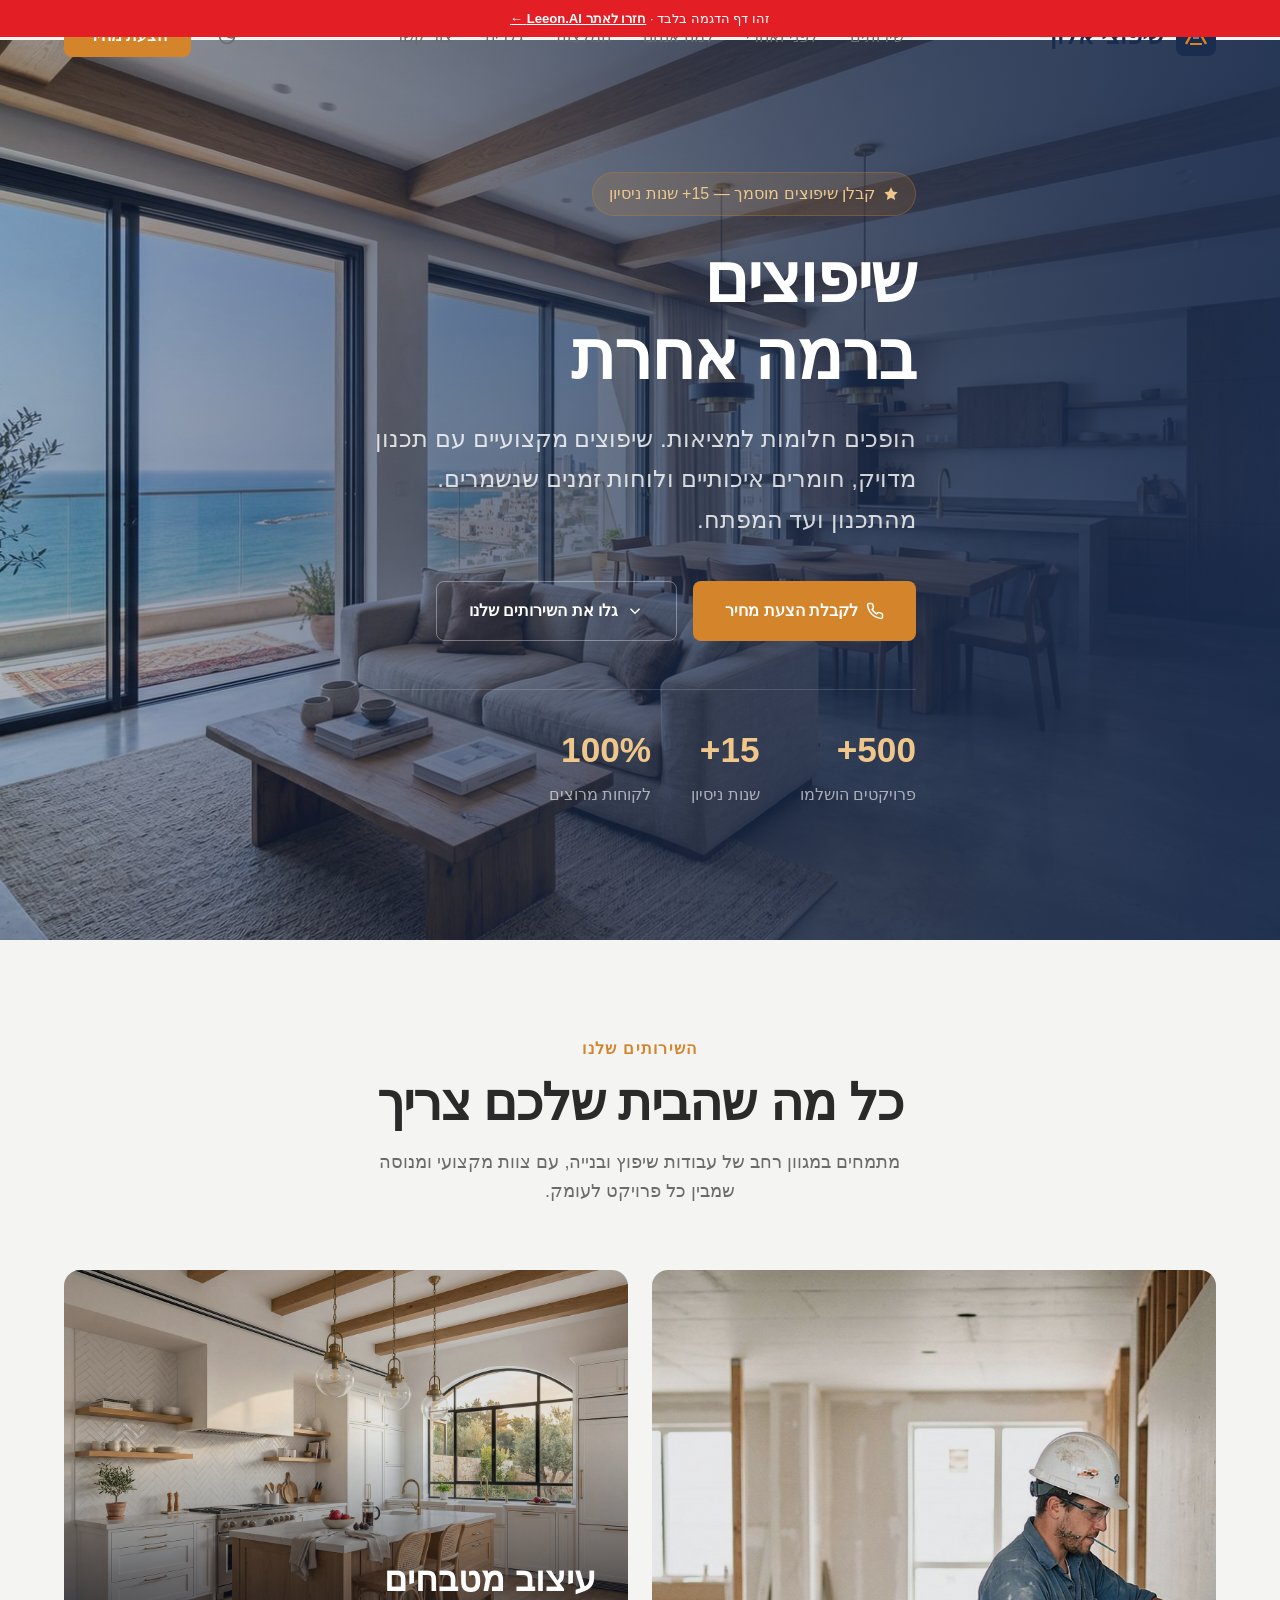
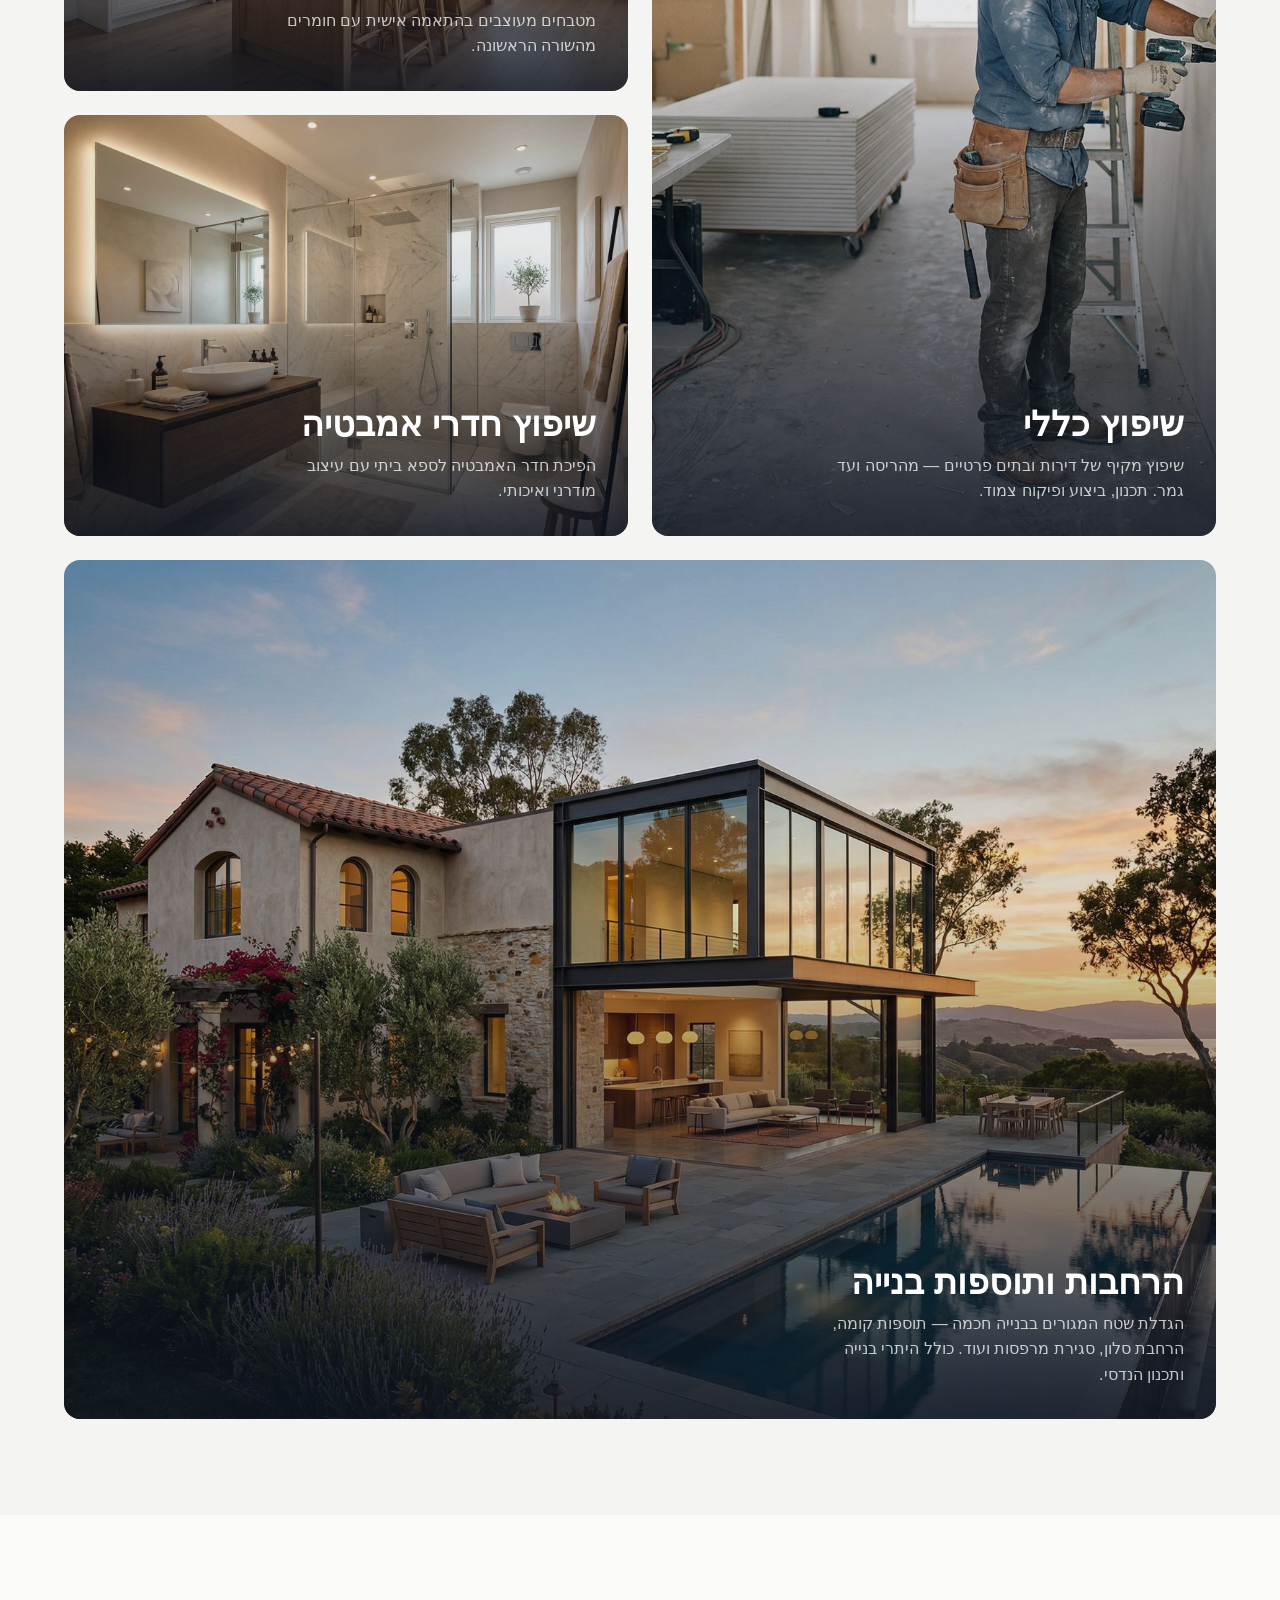
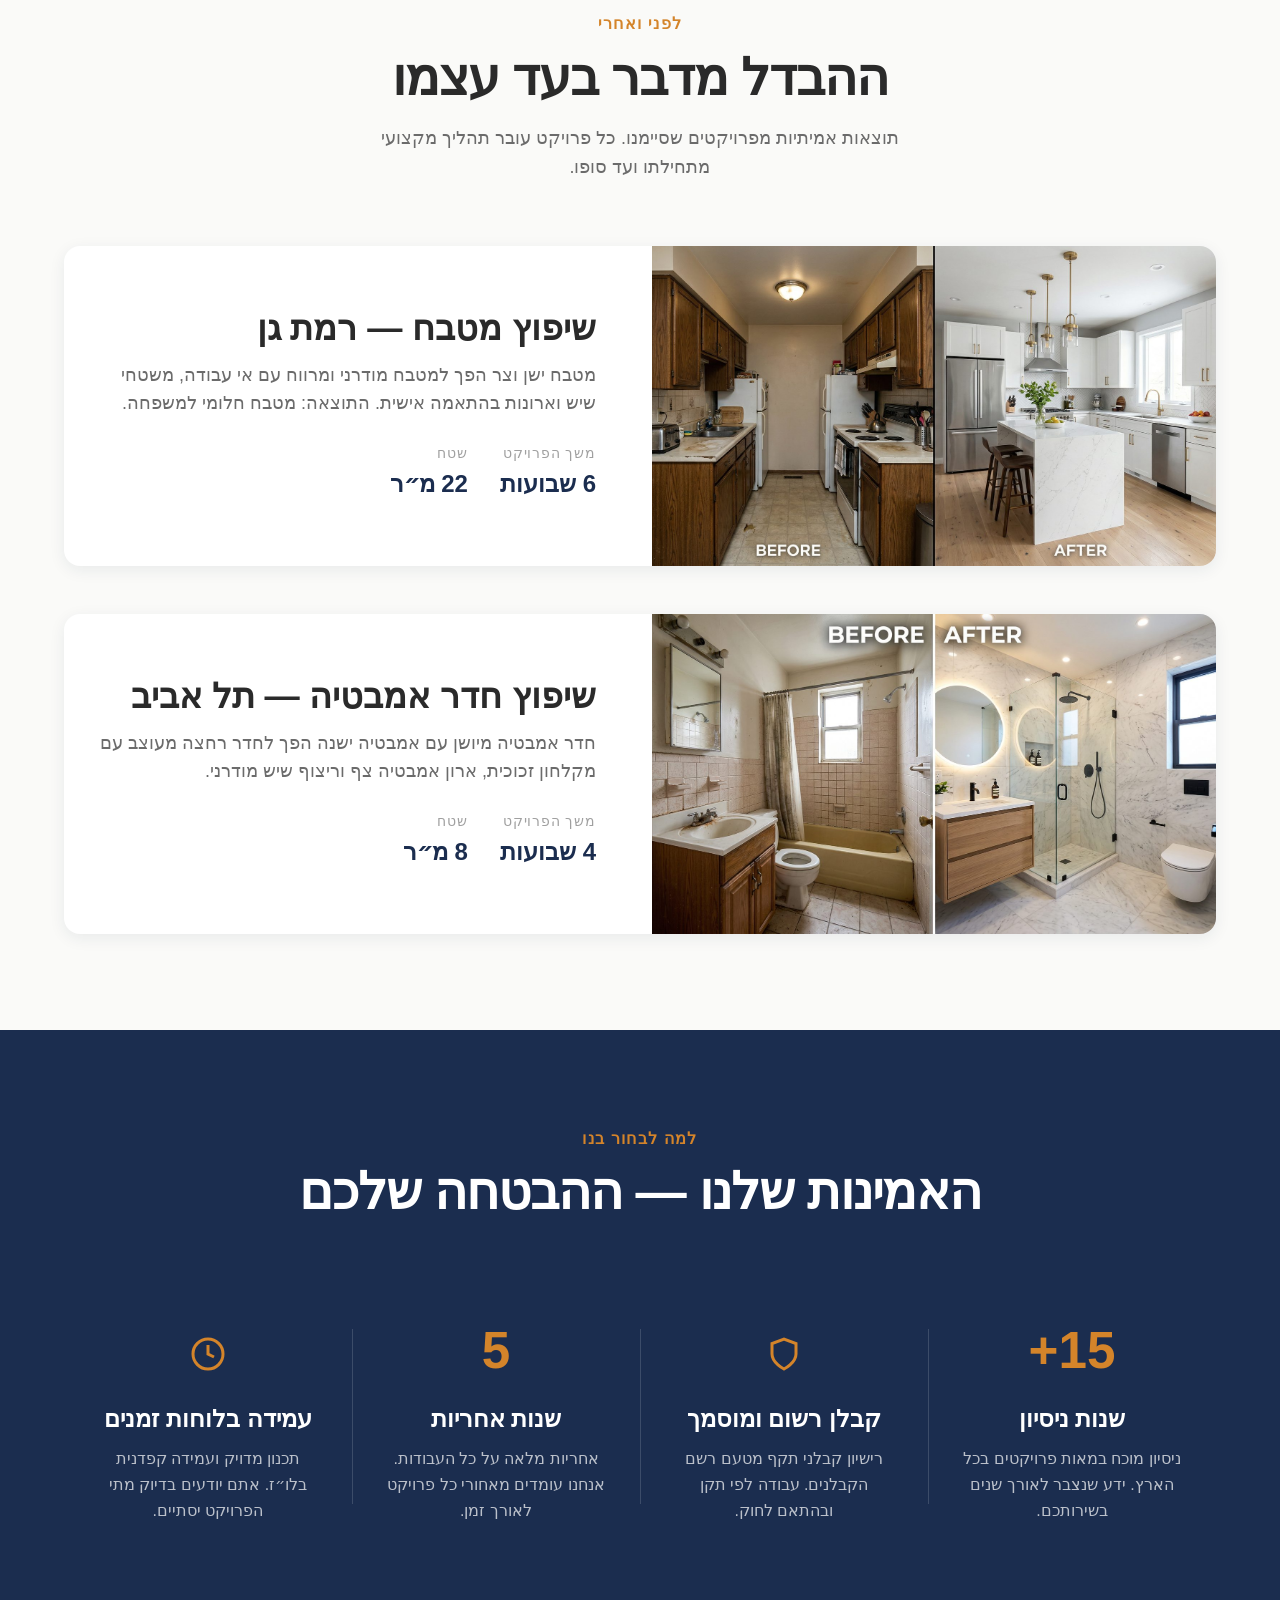
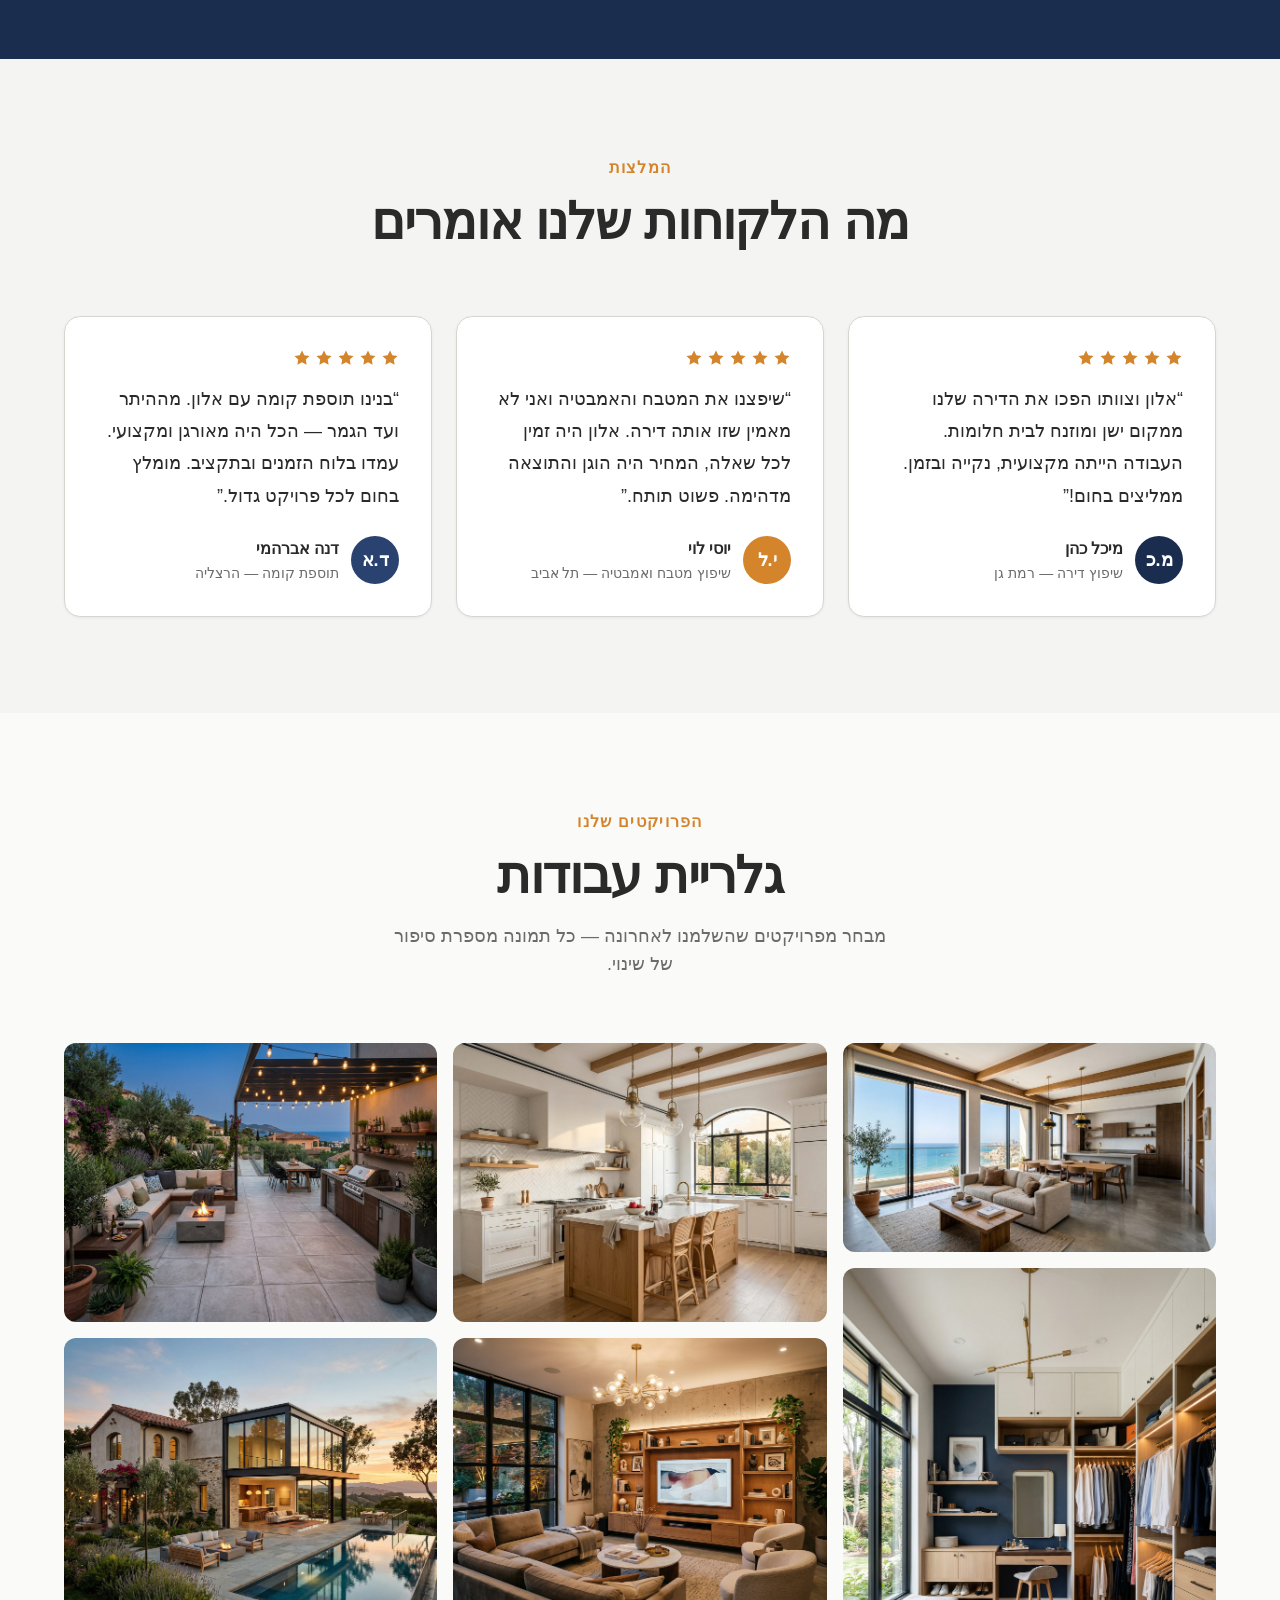
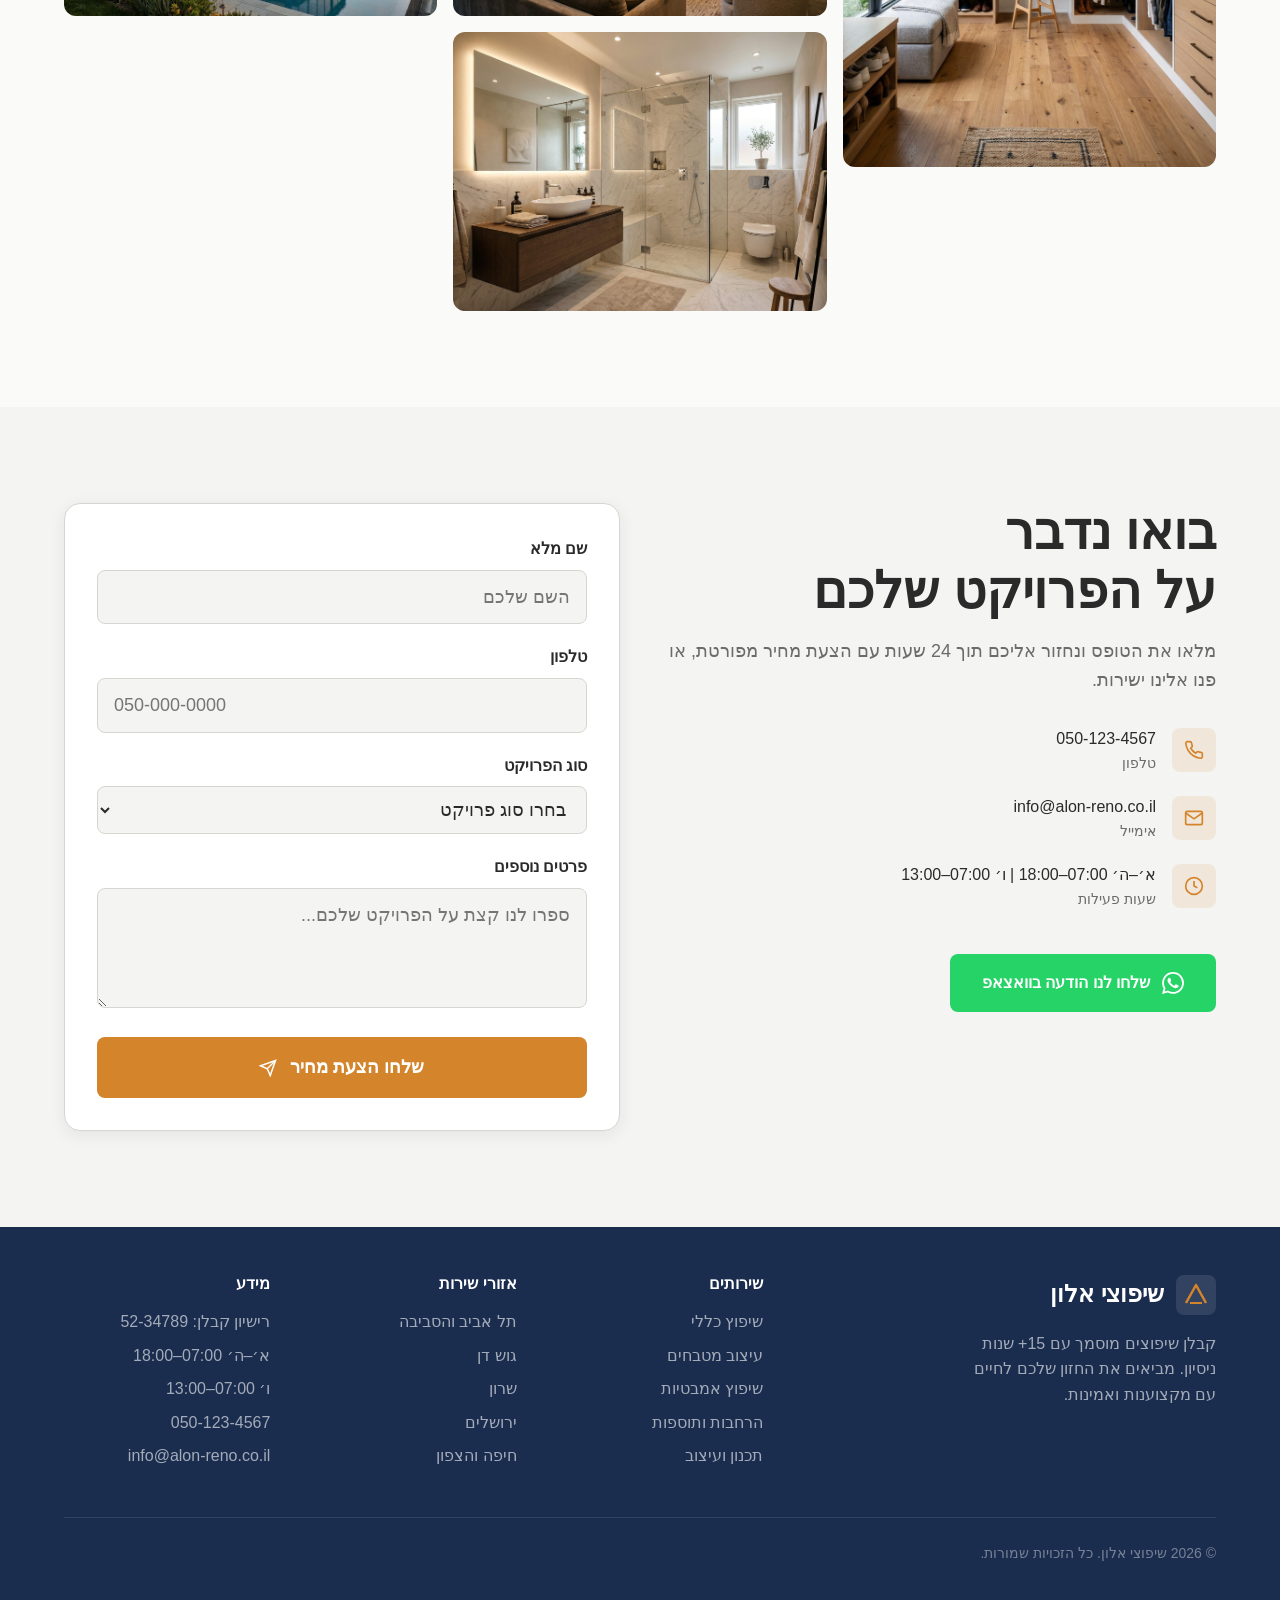
<file: demo-contractor/index.html>
<!DOCTYPE html>
<html lang="he" dir="rtl">
<head>
<!--
 / /   / __ \/ __ `__ \/ __ \/ / / / __/ _ \/ ___/
-->


<meta charset="UTF-8">
<meta name="viewport" content="width=device-width, initial-scale=1.0">
<title>שיפוצי אלון | שיפוצים ברמה אחרת</title>
<meta name="description" content="שיפוצי אלון - קבלן שיפוצים מוסמך עם 15+ שנות ניסיון. שיפוץ כללי, מטבחים, אמבטיות, הרחבות ותוספות בנייה. קבלו הצעת מחיר חינם.">

<!-- Fonts -->
<link href="https://api.fontshare.com/v2/css?f[]=cabinet-grotesk@400,500,700,800&f[]=switzer@300,400,500,600,700&display=swap" rel="stylesheet">

<!-- Stylesheets -->
<link rel="stylesheet" href="./base.css">
<link rel="stylesheet" href="./style.css">

<!-- Favicon (inline SVG) -->
<link rel="icon" href="data:image/svg+xml,<svg xmlns='http://www.w3.org/2000/svg' viewBox='0 0 32 32'><rect width='32' height='32' rx='6' fill='%231B2D4F'/><path d='M8 22L16 8L24 22Z' fill='none' stroke='%23D4842A' stroke-width='2.5' stroke-linejoin='round'/><line x1='12' y1='22' x2='20' y2='22' stroke='%23D4842A' stroke-width='2'/></svg>">
</head>
<body style="padding-top:40px;">
<div style="position:fixed;top:0;left:0;right:0;z-index:99999;background:#E31E24;text-align:center;padding:8px 16px;font-family:Heebo,sans-serif;font-size:0.82rem;font-weight:500;color:#fff;direction:rtl;">זהו דף הדגמה בלבד · <a href="https://leeon-ai.com" style="color:#fff;text-decoration:underline;font-weight:700;">חזרו לאתר Leeon.AI ←</a></div>

<!-- ═══════════════════ Navigation ═══════════════════ -->
<nav class="nav" id="nav">
  <div class="container nav-inner">
    <a href="#" class="nav-logo">
      <svg viewBox="0 0 40 40" fill="none" xmlns="http://www.w3.org/2000/svg" aria-label="שיפוצי אלון לוגו">
        <rect width="40" height="40" rx="8" fill="var(--color-primary)"/>
        <path d="M10 28L20 10L30 28" stroke="#D4842A" stroke-width="2.5" stroke-linejoin="round" fill="none"/>
        <line x1="14" y1="28" x2="26" y2="28" stroke="#D4842A" stroke-width="2"/>
        <line x1="17" y1="22" x2="23" y2="22" stroke="rgba(255,255,255,0.5)" stroke-width="1.5"/>
      </svg>
      <span class="nav-logo-text">שיפוצי אלון</span>
    </a>

    <ul class="nav-links">
      <li><a href="#services">שירותים</a></li>
      <li><a href="#before-after">לפני ואחרי</a></li>
      <li><a href="#why">למה אנחנו</a></li>
      <li><a href="#testimonials">המלצות</a></li>
      <li><a href="#gallery">גלריה</a></li>
      <li><a href="#contact">צור קשר</a></li>
    </ul>

    <div class="nav-actions">
      <button class="theme-toggle" data-theme-toggle aria-label="החלף מצב תצוגה">
        <svg width="20" height="20" viewBox="0 0 24 24" fill="none" stroke="currentColor" stroke-width="2">
          <path d="M21 12.79A9 9 0 1 1 11.21 3 7 7 0 0 0 21 12.79z"/>
        </svg>
      </button>
      <a href="#contact" class="nav-cta nav-cta-desktop">הצעת מחיר</a>
      <button class="mobile-toggle" id="mobileToggle" aria-label="תפריט">
        <span></span>
      </button>
    </div>
  </div>
</nav>

<!-- Mobile Menu -->
<div class="mobile-menu" id="mobileMenu">
  <a href="#services" onclick="closeMobile()">שירותים</a>
  <a href="#before-after" onclick="closeMobile()">לפני ואחרי</a>
  <a href="#why" onclick="closeMobile()">למה אנחנו</a>
  <a href="#testimonials" onclick="closeMobile()">המלצות</a>
  <a href="#gallery" onclick="closeMobile()">גלריה</a>
  <a href="#contact" onclick="closeMobile()">צור קשר</a>
</div>


<!-- ═══════════════════ Hero ═══════════════════ -->
<section class="hero" id="hero">
  <div class="hero-bg">
    <img src="./assets/hero.jpg" alt="דירה משופצת מודרנית" loading="eager" width="1600" height="900">
  </div>
  <div class="hero-overlay"></div>
  <div class="container hero-content">
    <div class="hero-badge">
      <svg width="16" height="16" viewBox="0 0 24 24" fill="currentColor"><path d="M12 2l3.09 6.26L22 9.27l-5 4.87 1.18 6.88L12 17.77l-6.18 3.25L7 14.14 2 9.27l6.91-1.01L12 2z"/></svg>
      קבלן שיפוצים מוסמך — 15+ שנות ניסיון
    </div>
    <h1>שיפוצים<br>ברמה אחרת</h1>
    <p class="hero-subtitle">
      הופכים חלומות למציאות. שיפוצים מקצועיים עם תכנון מדויק, חומרים איכותיים ולוחות זמנים שנשמרים. מהתכנון ועד המפתח.
    </p>
    <div class="hero-actions">
      <a href="#contact" class="btn btn-primary">
        <svg width="18" height="18" viewBox="0 0 24 24" fill="none" stroke="currentColor" stroke-width="2"><path d="M22 16.92v3a2 2 0 0 1-2.18 2 19.79 19.79 0 0 1-8.63-3.07 19.5 19.5 0 0 1-6-6 19.79 19.79 0 0 1-3.07-8.67A2 2 0 0 1 4.11 2h3a2 2 0 0 1 2 1.72c.127.96.361 1.903.7 2.81a2 2 0 0 1-.45 2.11L8.09 9.91a16 16 0 0 0 6 6l1.27-1.27a2 2 0 0 1 2.11-.45c.907.339 1.85.573 2.81.7A2 2 0 0 1 22 16.92z"/></svg>
        לקבלת הצעת מחיר
      </a>
      <a href="#services" class="btn btn-outline">
        <svg width="18" height="18" viewBox="0 0 24 24" fill="none" stroke="currentColor" stroke-width="2"><path d="M6 9l6 6 6-6"/></svg>
        גלו את השירותים שלנו
      </a>
    </div>
    <div class="hero-stats">
      <div>
        <div class="hero-stat-value">500+</div>
        <div class="hero-stat-label">פרויקטים הושלמו</div>
      </div>
      <div>
        <div class="hero-stat-value">15+</div>
        <div class="hero-stat-label">שנות ניסיון</div>
      </div>
      <div>
        <div class="hero-stat-value">100%</div>
        <div class="hero-stat-label">לקוחות מרוצים</div>
      </div>
    </div>
  </div>
</section>


<!-- ═══════════════════ Services ═══════════════════ -->
<section class="section" id="services">
  <div class="container">
    <div class="section-header reveal">
      <div class="section-label">השירותים שלנו</div>
      <h2 class="section-title">כל מה שהבית שלכם צריך</h2>
      <p class="section-subtitle">מתמחים במגוון רחב של עבודות שיפוץ ובנייה, עם צוות מקצועי ומנוסה שמבין כל פרויקט לעומק.</p>
    </div>

    <div class="services-grid">
      <!-- Large card — General Reno -->
      <div class="service-card reveal">
        <img src="./assets/general-reno.jpg" alt="שיפוץ כללי" loading="lazy" width="800" height="1040">
        <div class="service-card-overlay">
          <h3>שיפוץ כללי</h3>
          <p>שיפוץ מקיף של דירות ובתים פרטיים — מהריסה ועד גמר. תכנון, ביצוע ופיקוח צמוד.</p>
        </div>
      </div>

      <!-- Kitchen -->
      <div class="service-card reveal">
        <img src="./assets/kitchen.jpg" alt="עיצוב מטבחים" loading="lazy" width="800" height="600">
        <div class="service-card-overlay">
          <h3>עיצוב מטבחים</h3>
          <p>מטבחים מעוצבים בהתאמה אישית עם חומרים מהשורה הראשונה.</p>
        </div>
      </div>

      <!-- Bathroom -->
      <div class="service-card reveal">
        <img src="./assets/bathroom.jpg" alt="שיפוץ חדרי אמבטיה" loading="lazy" width="800" height="600">
        <div class="service-card-overlay">
          <h3>שיפוץ חדרי אמבטיה</h3>
          <p>הפיכת חדר האמבטיה לספא ביתי עם עיצוב מודרני ואיכותי.</p>
        </div>
      </div>

      <!-- Extensions -->
      <div class="service-card reveal">
        <img src="./assets/extension.jpg" alt="הרחבות ותוספות בנייה" loading="lazy" width="1200" height="600">
        <div class="service-card-overlay">
          <h3>הרחבות ותוספות בנייה</h3>
          <p>הגדלת שטח המגורים בבנייה חכמה — תוספות קומה, הרחבת סלון, סגירת מרפסות ועוד. כולל היתרי בנייה ותכנון הנדסי.</p>
        </div>
      </div>
    </div>
  </div>
</section>


<!-- ═══════════════════ Before & After ═══════════════════ -->
<section class="section" id="before-after" style="background: var(--color-surface-2);">
  <div class="container">
    <div class="section-header reveal">
      <div class="section-label">לפני ואחרי</div>
      <h2 class="section-title">ההבדל מדבר בעד עצמו</h2>
      <p class="section-subtitle">תוצאות אמיתיות מפרויקטים שסיימנו. כל פרויקט עובר תהליך מקצועי מתחילתו ועד סופו.</p>
    </div>

    <div class="ba-projects">
      <!-- Kitchen BA -->
      <div class="ba-card reveal">
        <div class="ba-image-side">
          <img src="./assets/before-after-kitchen.jpg" alt="שיפוץ מטבח - לפני ואחרי" loading="lazy" width="960" height="540">
        </div>
        <div class="ba-info">
          <h3>שיפוץ מטבח — רמת גן</h3>
          <p>מטבח ישן וצר הפך למטבח מודרני ומרווח עם אי עבודה, משטחי שיש וארונות בהתאמה אישית. התוצאה: מטבח חלומי למשפחה.</p>
          <div class="ba-details">
            <div>
              <div class="ba-detail-label">משך הפרויקט</div>
              <div class="ba-detail-value">6 שבועות</div>
            </div>
            <div>
              <div class="ba-detail-label">שטח</div>
              <div class="ba-detail-value">22 מ״ר</div>
            </div>
          </div>
        </div>
      </div>

      <!-- Bathroom BA -->
      <div class="ba-card reveal">
        <div class="ba-image-side">
          <img src="./assets/before-after-bathroom.jpg" alt="שיפוץ אמבטיה - לפני ואחרי" loading="lazy" width="960" height="540">
        </div>
        <div class="ba-info">
          <h3>שיפוץ חדר אמבטיה — תל אביב</h3>
          <p>חדר אמבטיה מיושן עם אמבטיה ישנה הפך לחדר רחצה מעוצב עם מקלחון זכוכית, ארון אמבטיה צף וריצוף שיש מודרני.</p>
          <div class="ba-details">
            <div>
              <div class="ba-detail-label">משך הפרויקט</div>
              <div class="ba-detail-value">4 שבועות</div>
            </div>
            <div>
              <div class="ba-detail-label">שטח</div>
              <div class="ba-detail-value">8 מ״ר</div>
            </div>
          </div>
        </div>
      </div>
    </div>
  </div>
</section>


<!-- ═══════════════════ Why Choose Us ═══════════════════ -->
<section class="why-section section" id="why">
  <div class="container">
    <div class="section-header reveal" style="margin-bottom: 0;">
      <div class="section-label" style="color: var(--color-accent);">למה לבחור בנו</div>
      <h2 class="section-title" style="color: #FFFFFF;">האמינות שלנו — ההבטחה שלכם</h2>
    </div>
  </div>
  <div class="container" style="margin-top: clamp(var(--space-8), 4vw, var(--space-12));">
    <div class="why-strip reveal">
      <div class="why-item">
        <div class="why-number">15+</div>
        <div class="why-title">שנות ניסיון</div>
        <div class="why-desc">ניסיון מוכח במאות פרויקטים בכל הארץ. ידע שנצבר לאורך שנים בשירותכם.</div>
      </div>
      <div class="why-item">
        <div class="why-number">
          <svg width="36" height="36" viewBox="0 0 24 24" fill="none" stroke="currentColor" stroke-width="2" style="display:inline;vertical-align:middle;"><path d="M12 22s8-4 8-10V5l-8-3-8 3v7c0 6 8 10 8 10z"/></svg>
        </div>
        <div class="why-title">קבלן רשום ומוסמך</div>
        <div class="why-desc">רישיון קבלני תקף מטעם רשם הקבלנים. עבודה לפי תקן ובהתאם לחוק.</div>
      </div>
      <div class="why-item">
        <div class="why-number">5</div>
        <div class="why-title">שנות אחריות</div>
        <div class="why-desc">אחריות מלאה על כל העבודות. אנחנו עומדים מאחורי כל פרויקט לאורך זמן.</div>
      </div>
      <div class="why-item">
        <div class="why-number">
          <svg width="36" height="36" viewBox="0 0 24 24" fill="none" stroke="currentColor" stroke-width="2" style="display:inline;vertical-align:middle;"><circle cx="12" cy="12" r="10"/><polyline points="12 6 12 12 16 14"/></svg>
        </div>
        <div class="why-title">עמידה בלוחות זמנים</div>
        <div class="why-desc">תכנון מדויק ועמידה קפדנית בלו״ז. אתם יודעים בדיוק מתי הפרויקט יסתיים.</div>
      </div>
    </div>
  </div>
</section>


<!-- ═══════════════════ Testimonials ═══════════════════ -->
<section class="section" id="testimonials">
  <div class="container">
    <div class="section-header reveal">
      <div class="section-label">המלצות</div>
      <h2 class="section-title">מה הלקוחות שלנו אומרים</h2>
    </div>

    <div class="testimonials-grid">
      <div class="testimonial-card reveal">
        <div class="testimonial-stars">
          <svg width="18" height="18" viewBox="0 0 24 24" fill="currentColor"><path d="M12 2l3.09 6.26L22 9.27l-5 4.87 1.18 6.88L12 17.77l-6.18 3.25L7 14.14 2 9.27l6.91-1.01L12 2z"/></svg>
          <svg width="18" height="18" viewBox="0 0 24 24" fill="currentColor"><path d="M12 2l3.09 6.26L22 9.27l-5 4.87 1.18 6.88L12 17.77l-6.18 3.25L7 14.14 2 9.27l6.91-1.01L12 2z"/></svg>
          <svg width="18" height="18" viewBox="0 0 24 24" fill="currentColor"><path d="M12 2l3.09 6.26L22 9.27l-5 4.87 1.18 6.88L12 17.77l-6.18 3.25L7 14.14 2 9.27l6.91-1.01L12 2z"/></svg>
          <svg width="18" height="18" viewBox="0 0 24 24" fill="currentColor"><path d="M12 2l3.09 6.26L22 9.27l-5 4.87 1.18 6.88L12 17.77l-6.18 3.25L7 14.14 2 9.27l6.91-1.01L12 2z"/></svg>
          <svg width="18" height="18" viewBox="0 0 24 24" fill="currentColor"><path d="M12 2l3.09 6.26L22 9.27l-5 4.87 1.18 6.88L12 17.77l-6.18 3.25L7 14.14 2 9.27l6.91-1.01L12 2z"/></svg>
        </div>
        <p class="testimonial-text">
          &ldquo;אלון וצוותו הפכו את הדירה שלנו ממקום ישן ומוזנח לבית חלומות. העבודה הייתה מקצועית, נקייה ובזמן. ממליצים בחום!&rdquo;
        </p>
        <div class="testimonial-author">
          <div class="testimonial-avatar">מ.כ</div>
          <div>
            <div class="testimonial-name">מיכל כהן</div>
            <div class="testimonial-location">שיפוץ דירה — רמת גן</div>
          </div>
        </div>
      </div>

      <div class="testimonial-card reveal">
        <div class="testimonial-stars">
          <svg width="18" height="18" viewBox="0 0 24 24" fill="currentColor"><path d="M12 2l3.09 6.26L22 9.27l-5 4.87 1.18 6.88L12 17.77l-6.18 3.25L7 14.14 2 9.27l6.91-1.01L12 2z"/></svg>
          <svg width="18" height="18" viewBox="0 0 24 24" fill="currentColor"><path d="M12 2l3.09 6.26L22 9.27l-5 4.87 1.18 6.88L12 17.77l-6.18 3.25L7 14.14 2 9.27l6.91-1.01L12 2z"/></svg>
          <svg width="18" height="18" viewBox="0 0 24 24" fill="currentColor"><path d="M12 2l3.09 6.26L22 9.27l-5 4.87 1.18 6.88L12 17.77l-6.18 3.25L7 14.14 2 9.27l6.91-1.01L12 2z"/></svg>
          <svg width="18" height="18" viewBox="0 0 24 24" fill="currentColor"><path d="M12 2l3.09 6.26L22 9.27l-5 4.87 1.18 6.88L12 17.77l-6.18 3.25L7 14.14 2 9.27l6.91-1.01L12 2z"/></svg>
          <svg width="18" height="18" viewBox="0 0 24 24" fill="currentColor"><path d="M12 2l3.09 6.26L22 9.27l-5 4.87 1.18 6.88L12 17.77l-6.18 3.25L7 14.14 2 9.27l6.91-1.01L12 2z"/></svg>
        </div>
        <p class="testimonial-text">
          &ldquo;שיפצנו את המטבח והאמבטיה ואני לא מאמין שזו אותה דירה. אלון היה זמין לכל שאלה, המחיר היה הוגן והתוצאה מדהימה. פשוט תותח.&rdquo;
        </p>
        <div class="testimonial-author">
          <div class="testimonial-avatar" style="background: var(--color-accent);">י.ל</div>
          <div>
            <div class="testimonial-name">יוסי לוי</div>
            <div class="testimonial-location">שיפוץ מטבח ואמבטיה — תל אביב</div>
          </div>
        </div>
      </div>

      <div class="testimonial-card reveal">
        <div class="testimonial-stars">
          <svg width="18" height="18" viewBox="0 0 24 24" fill="currentColor"><path d="M12 2l3.09 6.26L22 9.27l-5 4.87 1.18 6.88L12 17.77l-6.18 3.25L7 14.14 2 9.27l6.91-1.01L12 2z"/></svg>
          <svg width="18" height="18" viewBox="0 0 24 24" fill="currentColor"><path d="M12 2l3.09 6.26L22 9.27l-5 4.87 1.18 6.88L12 17.77l-6.18 3.25L7 14.14 2 9.27l6.91-1.01L12 2z"/></svg>
          <svg width="18" height="18" viewBox="0 0 24 24" fill="currentColor"><path d="M12 2l3.09 6.26L22 9.27l-5 4.87 1.18 6.88L12 17.77l-6.18 3.25L7 14.14 2 9.27l6.91-1.01L12 2z"/></svg>
          <svg width="18" height="18" viewBox="0 0 24 24" fill="currentColor"><path d="M12 2l3.09 6.26L22 9.27l-5 4.87 1.18 6.88L12 17.77l-6.18 3.25L7 14.14 2 9.27l6.91-1.01L12 2z"/></svg>
          <svg width="18" height="18" viewBox="0 0 24 24" fill="currentColor"><path d="M12 2l3.09 6.26L22 9.27l-5 4.87 1.18 6.88L12 17.77l-6.18 3.25L7 14.14 2 9.27l6.91-1.01L12 2z"/></svg>
        </div>
        <p class="testimonial-text">
          &ldquo;בנינו תוספת קומה עם אלון. מההיתר ועד הגמר — הכל היה מאורגן ומקצועי. עמדו בלוח הזמנים ובתקציב. מומלץ בחום לכל פרויקט גדול.&rdquo;
        </p>
        <div class="testimonial-author">
          <div class="testimonial-avatar" style="background: #2A4270;">ד.א</div>
          <div>
            <div class="testimonial-name">דנה אברהמי</div>
            <div class="testimonial-location">תוספת קומה — הרצליה</div>
          </div>
        </div>
      </div>
    </div>
  </div>
</section>


<!-- ═══════════════════ Gallery ═══════════════════ -->
<section class="section" id="gallery" style="background: var(--color-surface-2);">
  <div class="container">
    <div class="section-header reveal">
      <div class="section-label">הפרויקטים שלנו</div>
      <h2 class="section-title">גלריית עבודות</h2>
      <p class="section-subtitle">מבחר מפרויקטים שהשלמנו לאחרונה — כל תמונה מספרת סיפור של שינוי.</p>
    </div>

    <div class="gallery-grid reveal">
      <div class="gallery-item">
        <img src="./assets/hero.jpg" alt="דירה משופצת מודרנית" loading="lazy" width="800" height="450">
        <div class="gallery-item-label">שיפוץ דירה — יפו</div>
      </div>
      <div class="gallery-item">
        <img src="./assets/gallery-bedroom.jpg" alt="חדר שינה מעוצב" loading="lazy" width="600" height="800">
        <div class="gallery-item-label">חדר ארונות — הרצליה</div>
      </div>
      <div class="gallery-item">
        <img src="./assets/kitchen.jpg" alt="מטבח מעוצב" loading="lazy" width="800" height="600">
        <div class="gallery-item-label">מטבח כפרי — כפר סבא</div>
      </div>
      <div class="gallery-item">
        <img src="./assets/gallery-living.jpg" alt="סלון מעוצב" loading="lazy" width="800" height="600">
        <div class="gallery-item-label">סלון — רמת השרון</div>
      </div>
      <div class="gallery-item">
        <img src="./assets/bathroom.jpg" alt="חדר אמבטיה מעוצב" loading="lazy" width="800" height="600">
        <div class="gallery-item-label">אמבטיה — תל אביב</div>
      </div>
      <div class="gallery-item">
        <img src="./assets/gallery-terrace.jpg" alt="מרפסת מעוצבת" loading="lazy" width="800" height="600">
        <div class="gallery-item-label">מרפסת גג — נתניה</div>
      </div>
      <div class="gallery-item">
        <img src="./assets/extension.jpg" alt="תוספת בנייה" loading="lazy" width="800" height="600">
        <div class="gallery-item-label">תוספת בנייה — הרצליה</div>
      </div>
    </div>
  </div>
</section>


<!-- ═══════════════════ Contact ═══════════════════ -->
<section class="section" id="contact">
  <div class="container">
    <div class="contact-wrapper">
      <div class="contact-info reveal">
        <h2>בואו נדבר<br>על הפרויקט שלכם</h2>
        <p>מלאו את הטופס ונחזור אליכם תוך 24 שעות עם הצעת מחיר מפורטת, או פנו אלינו ישירות.</p>

        <div class="contact-detail">
          <div class="contact-detail-icon">
            <svg width="20" height="20" viewBox="0 0 24 24" fill="none" stroke="currentColor" stroke-width="2"><path d="M22 16.92v3a2 2 0 0 1-2.18 2 19.79 19.79 0 0 1-8.63-3.07 19.5 19.5 0 0 1-6-6 19.79 19.79 0 0 1-3.07-8.67A2 2 0 0 1 4.11 2h3a2 2 0 0 1 2 1.72c.127.96.361 1.903.7 2.81a2 2 0 0 1-.45 2.11L8.09 9.91a16 16 0 0 0 6 6l1.27-1.27a2 2 0 0 1 2.11-.45c.907.339 1.85.573 2.81.7A2 2 0 0 1 22 16.92z"/></svg>
          </div>
          <div>
            <div class="contact-detail-text">050-123-4567</div>
            <div class="contact-detail-label">טלפון</div>
          </div>
        </div>

        <div class="contact-detail">
          <div class="contact-detail-icon">
            <svg width="20" height="20" viewBox="0 0 24 24" fill="none" stroke="currentColor" stroke-width="2"><path d="M4 4h16c1.1 0 2 .9 2 2v12c0 1.1-.9 2-2 2H4c-1.1 0-2-.9-2-2V6c0-1.1.9-2 2-2z"/><polyline points="22,6 12,13 2,6"/></svg>
          </div>
          <div>
            <div class="contact-detail-text">info@alon-reno.co.il</div>
            <div class="contact-detail-label">אימייל</div>
          </div>
        </div>

        <div class="contact-detail">
          <div class="contact-detail-icon">
            <svg width="20" height="20" viewBox="0 0 24 24" fill="none" stroke="currentColor" stroke-width="2"><circle cx="12" cy="12" r="10"/><polyline points="12 6 12 12 16 14"/></svg>
          </div>
          <div>
            <div class="contact-detail-text">א׳–ה׳ 07:00–18:00 | ו׳ 07:00–13:00</div>
            <div class="contact-detail-label">שעות פעילות</div>
          </div>
        </div>

        <a href="https://wa.me/972501234567?text=%D7%94%D7%99%D7%99%20%D7%90%D7%A9%D7%9E%D7%97%20%D7%9C%D7%A7%D7%91%D7%9C%20%D7%94%D7%A6%D7%A2%D7%AA%20%D7%9E%D7%97%D7%99%D7%A8" class="whatsapp-btn" target="_blank" rel="noopener noreferrer">
          <svg width="22" height="22" viewBox="0 0 24 24" fill="currentColor"><path d="M17.472 14.382c-.297-.149-1.758-.867-2.03-.967-.273-.099-.471-.148-.67.15-.197.297-.767.966-.94 1.164-.173.199-.347.223-.644.075-.297-.15-1.255-.463-2.39-1.475-.883-.788-1.48-1.761-1.653-2.059-.173-.297-.018-.458.13-.606.134-.133.298-.347.446-.52.149-.174.198-.298.298-.497.099-.198.05-.371-.025-.52-.075-.149-.669-1.612-.916-2.207-.242-.579-.487-.5-.669-.51-.173-.008-.371-.01-.57-.01-.198 0-.52.074-.792.372-.272.297-1.04 1.016-1.04 2.479 0 1.462 1.065 2.875 1.213 3.074.149.198 2.096 3.2 5.077 4.487.709.306 1.262.489 1.694.625.712.227 1.36.195 1.871.118.571-.085 1.758-.719 2.006-1.413.248-.694.248-1.289.173-1.413-.074-.124-.272-.198-.57-.347m-5.421 7.403h-.004a9.87 9.87 0 01-5.031-1.378l-.361-.214-3.741.982.998-3.648-.235-.374a9.86 9.86 0 01-1.51-5.26c.001-5.45 4.436-9.884 9.888-9.884 2.64 0 5.122 1.03 6.988 2.898a9.825 9.825 0 012.893 6.994c-.003 5.45-4.437 9.884-9.885 9.884m8.413-18.297A11.815 11.815 0 0012.05 0C5.495 0 .16 5.335.157 11.892c0 2.096.547 4.142 1.588 5.945L.057 24l6.305-1.654a11.882 11.882 0 005.683 1.448h.005c6.554 0 11.89-5.335 11.893-11.893a11.821 11.821 0 00-3.48-8.413z"/></svg>
          שלחו לנו הודעה בוואצאפ
        </a>
      </div>

      <form class="contact-form reveal" onsubmit="handleSubmit(event)">
        <div class="form-group">
          <label for="name">שם מלא</label>
          <input type="text" id="name" name="name" placeholder="השם שלכם" required>
        </div>
        <div class="form-group">
          <label for="phone">טלפון</label>
          <input type="tel" id="phone" name="phone" placeholder="050-000-0000" required>
        </div>
        <div class="form-group">
          <label for="project-type">סוג הפרויקט</label>
          <select id="project-type" name="project-type" required>
            <option value="" disabled selected>בחרו סוג פרויקט</option>
            <option value="general">שיפוץ כללי</option>
            <option value="kitchen">עיצוב מטבח</option>
            <option value="bathroom">שיפוץ חדר אמבטיה</option>
            <option value="extension">הרחבה / תוספת בנייה</option>
            <option value="other">אחר</option>
          </select>
        </div>
        <div class="form-group">
          <label for="message">פרטים נוספים</label>
          <textarea id="message" name="message" placeholder="ספרו לנו קצת על הפרויקט שלכם..."></textarea>
        </div>
        <button type="submit" class="form-submit">
          שלחו הצעת מחיר
          <svg width="18" height="18" viewBox="0 0 24 24" fill="none" stroke="currentColor" stroke-width="2" style="display:inline;vertical-align:middle;margin-right:8px;"><line x1="22" y1="2" x2="11" y2="13"/><polygon points="22 2 15 22 11 13 2 9 22 2"/></svg>
        </button>
      </form>
    </div>
  </div>
</section>


<!-- ═══════════════════ Footer ═══════════════════ -->
<footer class="footer">
  <div class="container">
    <div class="footer-grid">
      <div class="footer-brand">
        <a href="#" class="nav-logo" style="color: #FFFFFF;">
          <svg viewBox="0 0 40 40" fill="none" xmlns="http://www.w3.org/2000/svg" width="36" height="36" aria-hidden="true">
            <rect width="40" height="40" rx="8" fill="rgba(255,255,255,0.1)"/>
            <path d="M10 28L20 10L30 28" stroke="#D4842A" stroke-width="2.5" stroke-linejoin="round" fill="none"/>
            <line x1="14" y1="28" x2="26" y2="28" stroke="#D4842A" stroke-width="2"/>
          </svg>
          <span class="nav-logo-text" style="color: #FFFFFF;">שיפוצי אלון</span>
        </a>
        <p>קבלן שיפוצים מוסמך עם 15+ שנות ניסיון. מביאים את החזון שלכם לחיים עם מקצוענות ואמינות.</p>
      </div>

      <div>
        <h4>שירותים</h4>
        <ul>
          <li>שיפוץ כללי</li>
          <li>עיצוב מטבחים</li>
          <li>שיפוץ אמבטיות</li>
          <li>הרחבות ותוספות</li>
          <li>תכנון ועיצוב</li>
        </ul>
      </div>

      <div>
        <h4>אזורי שירות</h4>
        <ul>
          <li>תל אביב והסביבה</li>
          <li>גוש דן</li>
          <li>שרון</li>
          <li>ירושלים</li>
          <li>חיפה והצפון</li>
        </ul>
      </div>

      <div>
        <h4>מידע</h4>
        <ul>
          <li>רישיון קבלן: 52-34789</li>
          <li>א׳–ה׳ 07:00–18:00</li>
          <li>ו׳ 07:00–13:00</li>
          <li>050-123-4567</li>
          <li>info@alon-reno.co.il</li>
        </ul>
      </div>
    </div>

    <div class="footer-bottom">
      <span>© 2026 שיפוצי אלון. כל הזכויות שמורות.</span>
      </a>
    </div>
  </div>
</footer>


<!-- ═══════════════════ JavaScript ═══════════════════ -->
<script>
// ——— Dark Mode Toggle ———
(function(){
  const t = document.querySelector('[data-theme-toggle]');
  const r = document.documentElement;
  let d = matchMedia('(prefers-color-scheme:dark)').matches ? 'dark' : 'light';
  r.setAttribute('data-theme', d);
  
  function updateIcon() {
    if (!t) return;
    t.innerHTML = d === 'dark'
      ? '<svg width="20" height="20" viewBox="0 0 24 24" fill="none" stroke="currentColor" stroke-width="2"><circle cx="12" cy="12" r="5"/><path d="M12 1v2M12 21v2M4.22 4.22l1.42 1.42M18.36 18.36l1.42 1.42M1 12h2M21 12h2M4.22 19.78l1.42-1.42M18.36 5.64l1.42-1.42"/></svg>'
      : '<svg width="20" height="20" viewBox="0 0 24 24" fill="none" stroke="currentColor" stroke-width="2"><path d="M21 12.79A9 9 0 1 1 11.21 3 7 7 0 0 0 21 12.79z"/></svg>';
    t.setAttribute('aria-label', d === 'dark' ? 'מצב בהיר' : 'מצב כהה');
  }
  
  updateIcon();
  
  t && t.addEventListener('click', () => {
    d = d === 'dark' ? 'light' : 'dark';
    r.setAttribute('data-theme', d);
    updateIcon();
  });
})();


// ——— Navigation Scroll ———
(function(){
  const nav = document.getElementById('nav');
  let ticking = false;
  
  window.addEventListener('scroll', () => {
    if (!ticking) {
      requestAnimationFrame(() => {
        nav.classList.toggle('scrolled', window.scrollY > 50);
        ticking = false;
      });
      ticking = true;
    }
  });
})();


// ——— Mobile Menu ———
const mobileToggle = document.getElementById('mobileToggle');
const mobileMenu = document.getElementById('mobileMenu');

mobileToggle.addEventListener('click', () => {
  mobileToggle.classList.toggle('active');
  mobileMenu.classList.toggle('open');
});

function closeMobile() {
  mobileToggle.classList.remove('active');
  mobileMenu.classList.remove('open');
}


// ——— Scroll Reveal (IntersectionObserver fallback) ———
(function(){
  if (!CSS.supports || !CSS.supports('animation-timeline', 'scroll()')) {
    const observer = new IntersectionObserver((entries) => {
      entries.forEach(entry => {
        if (entry.isIntersecting) {
          entry.target.classList.add('visible');
          observer.unobserve(entry.target);
        }
      });
    }, { threshold: 0.1, rootMargin: '0px 0px -40px 0px' });
    
    document.querySelectorAll('.reveal').forEach(el => observer.observe(el));
  } else {
    // If scroll-driven animations are supported, just make reveal elements visible
    document.querySelectorAll('.reveal').forEach(el => el.classList.add('visible'));
  }
})();


// ——— Form Submit ———
function handleSubmit(e) {
  e.preventDefault();
  const btn = e.target.querySelector('.form-submit');
  const original = btn.innerHTML;
  btn.innerHTML = '✓ הטופס נשלח בהצלחה!';
  btn.style.background = 'var(--color-success)';
  btn.disabled = true;
  
  setTimeout(() => {
    btn.innerHTML = original;
    btn.style.background = '';
    btn.disabled = false;
    e.target.reset();
  }, 3000);
}
</script>

</body>
</html>
</file>
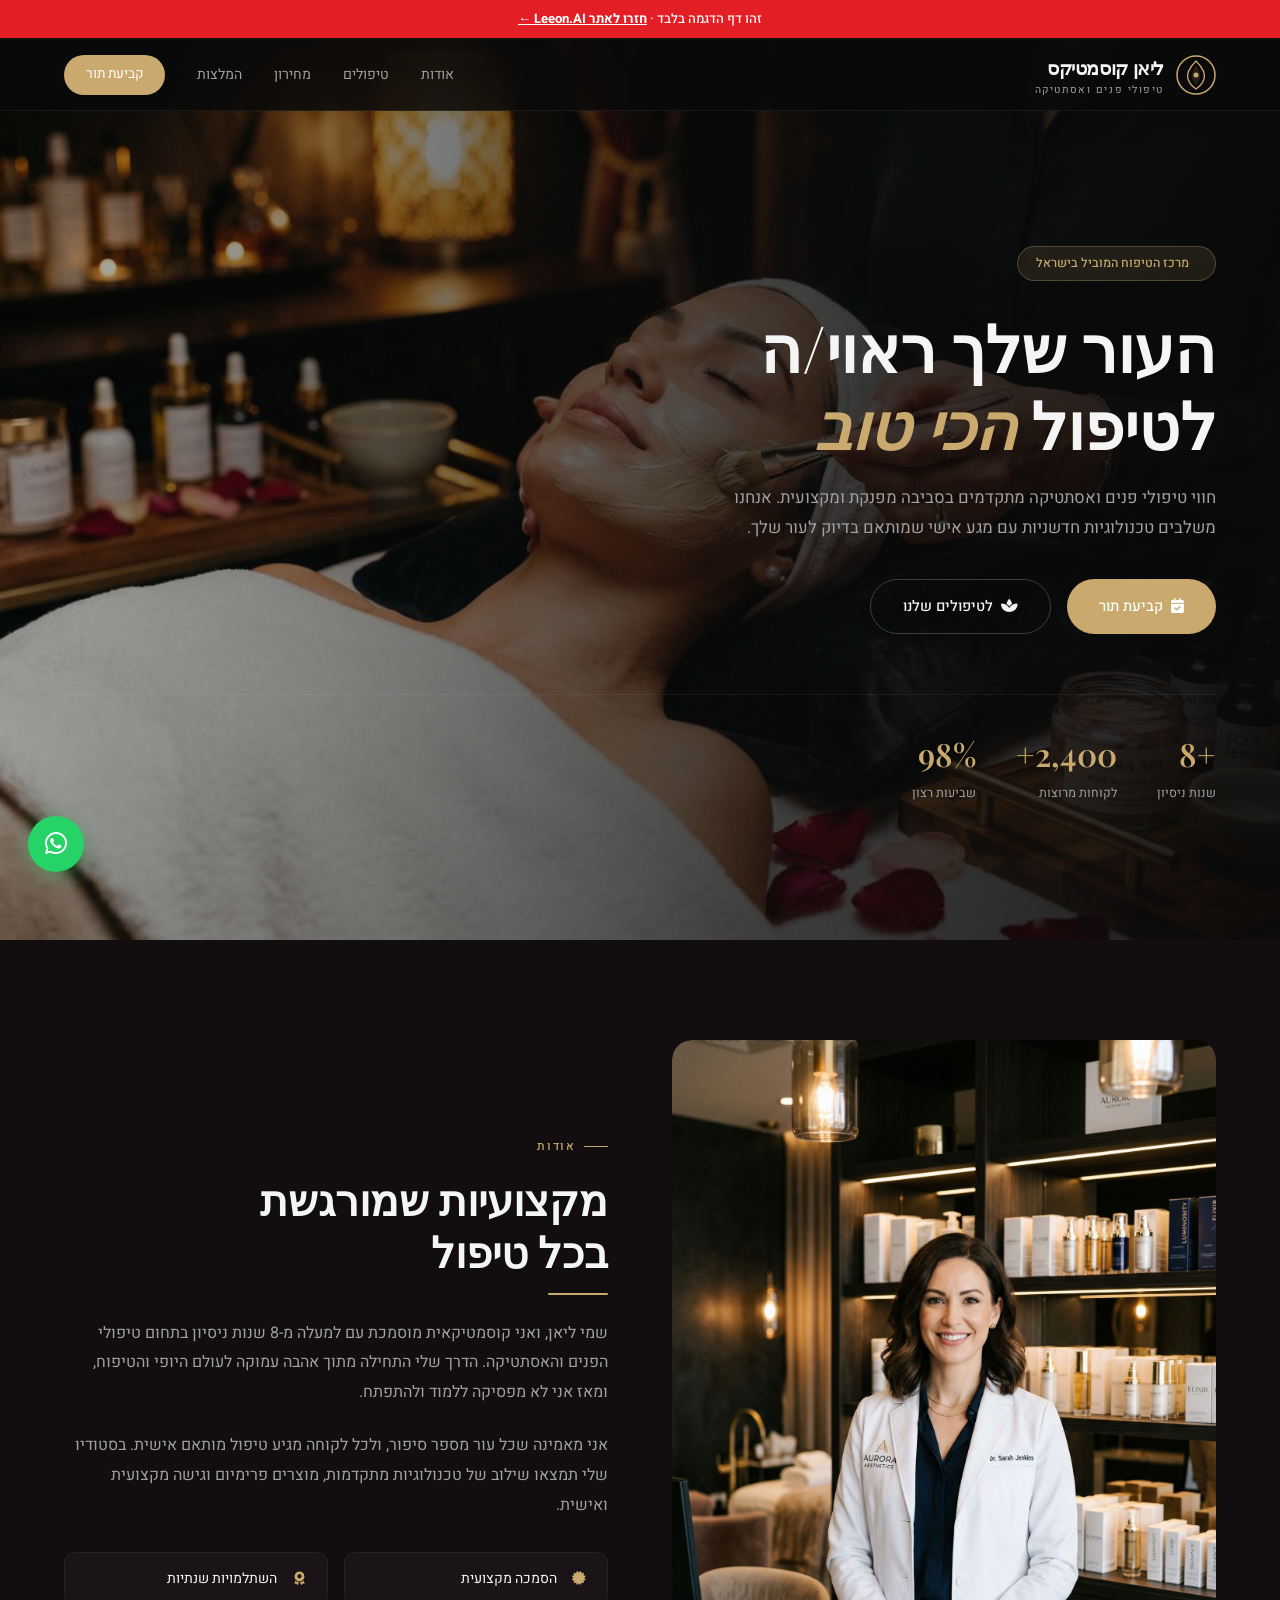
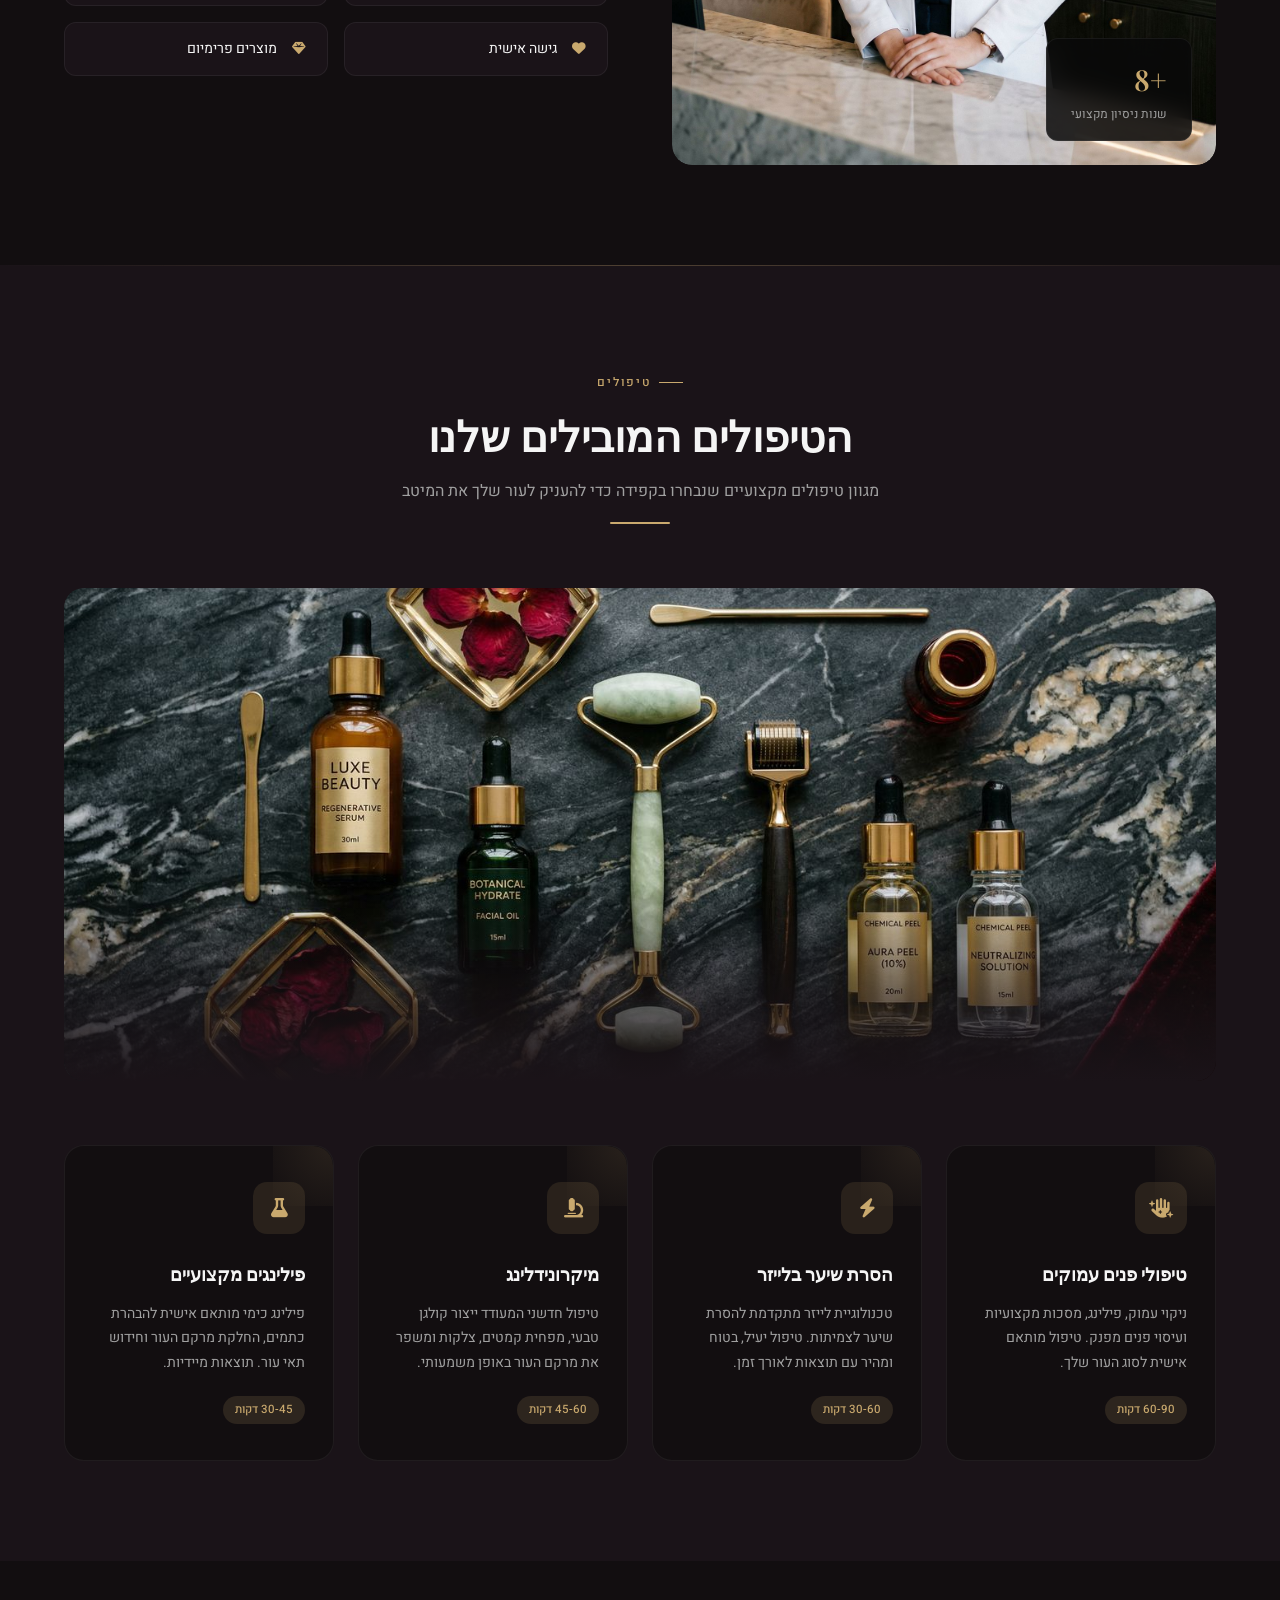
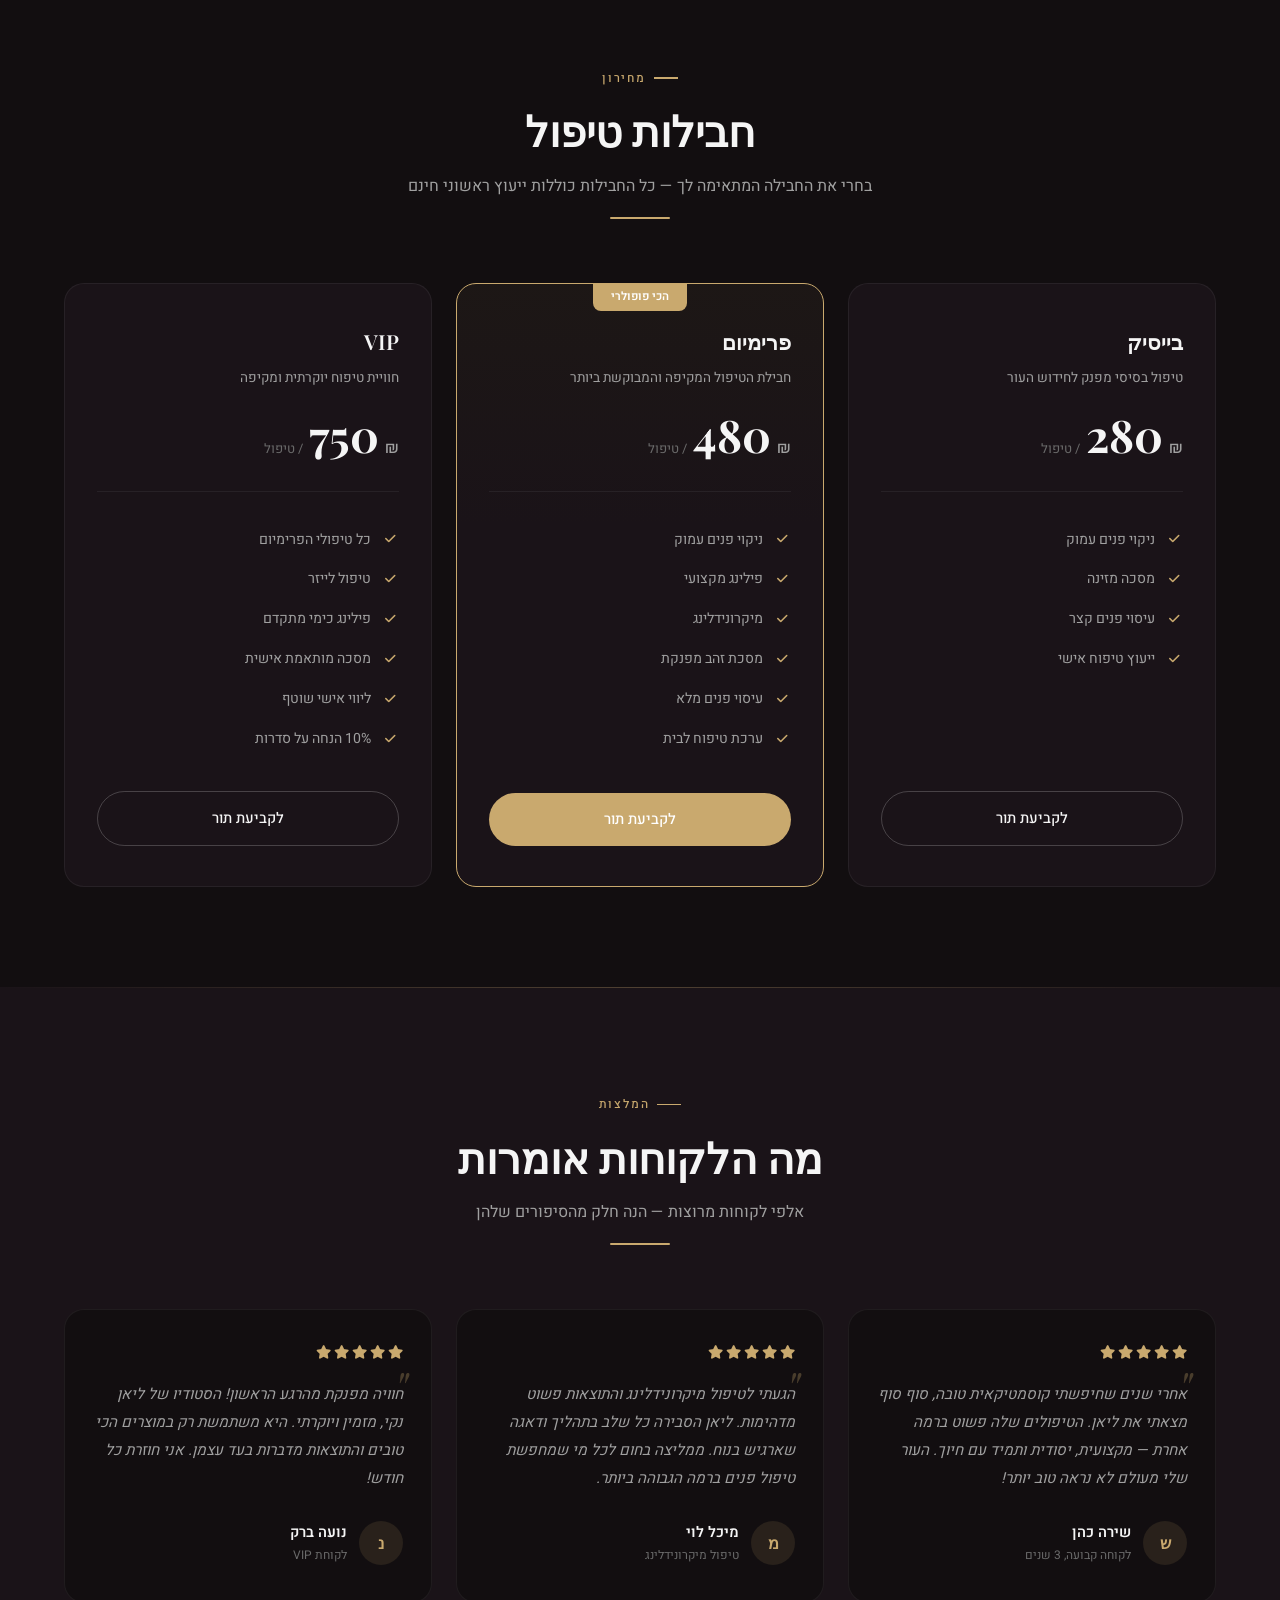
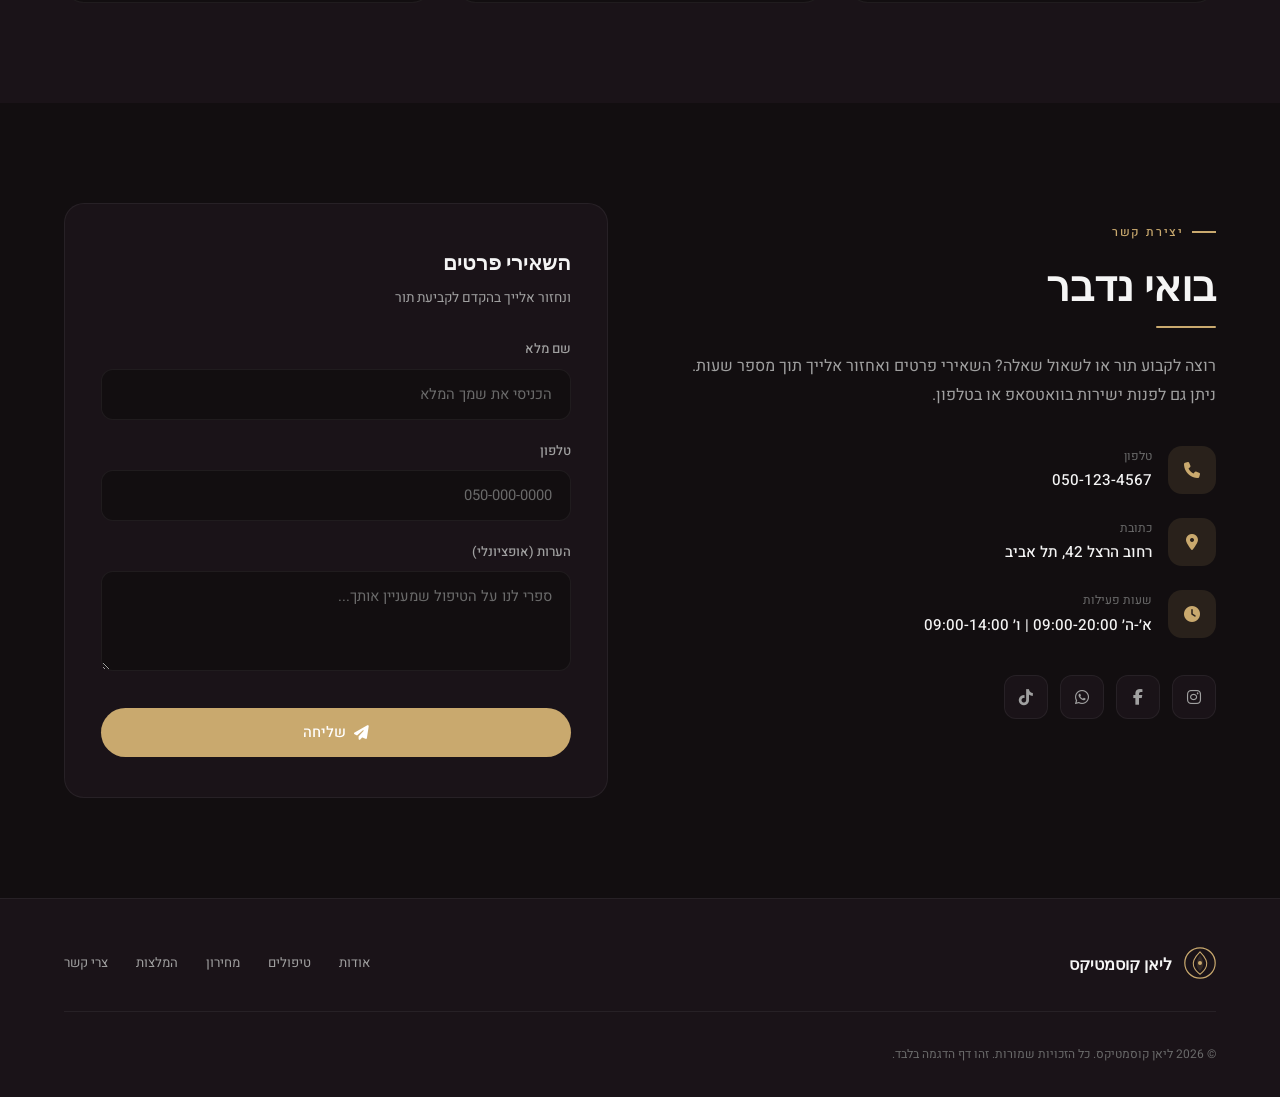
<file: demo-cosmetician/index.html>
<!DOCTYPE html>
<html lang="he" dir="rtl">
<head>
<!--
 / /   / __ \/ __ `__ \/ __ \/ / / / __/ _ \/ ___/
-->

<meta charset="UTF-8">
<meta name="viewport" content="width=device-width, initial-scale=1.0">
<title>ליאן קוסמטיקס — טיפולי פנים ואסתטיקה</title>
<meta name="description" content="ליאן קוסמטיקס — מרכז טיפולי פנים ואסתטיקה מתקדם. טיפולי פנים עמוקים, הסרת שיער בלייזר, מיקרונידלינג ופילינגים מקצועיים.">

<link rel="preconnect" href="https://fonts.googleapis.com">
<link rel="preconnect" href="https://fonts.gstatic.com" crossorigin>
<link href="https://fonts.googleapis.com/css2?family=Heebo:wght@300;400;500;600;700&family=Playfair+Display:ital,wght@0,400;0,500;0,600;0,700;1,400;1,500&display=swap" rel="stylesheet">
<link rel="stylesheet" href="https://cdnjs.cloudflare.com/ajax/libs/font-awesome/6.5.1/css/all.min.css">

<style>
/* ===== RESET & BASE ===== */
*, *::before, *::after { box-sizing: border-box; margin: 0; padding: 0; }

:root {
  --bg: #120e10;
  --bg-card: #1a1318;
  --bg-card-hover: #1e171a;
  --text: #F5F5F5;
  --text-muted: #a0a0a0;
  --text-dim: #6a6a6a;
  --accent: #C9A96E;
  --accent-soft: rgba(201,169,110,0.12);
  --accent-glow: rgba(201,169,110,0.25);
  --gold: #c9a96e;
  --gold-soft: rgba(201, 169, 110, 0.15);
  --border: rgba(255,255,255,0.06);
  --border-accent: rgba(201,169,110,0.3);
  --font-body: 'Heebo', sans-serif;
  --font-display: 'Playfair Display', serif;
  --radius: 12px;
  --radius-lg: 20px;
  --transition: 0.3s cubic-bezier(0.25, 0.46, 0.45, 0.94);
}

html {
  scroll-behavior: smooth;
  -webkit-font-smoothing: antialiased;
  -moz-osx-font-smoothing: grayscale;
}

body {
  font-family: var(--font-body);
  background: var(--bg);
  color: var(--text);
  line-height: 1.7;
  padding-top: 40px;
  overflow-x: hidden;
}

img { max-width: 100%; height: auto; display: block; }
a { color: inherit; text-decoration: none; }
ul { list-style: none; }

.container {
  max-width: 1200px;
  margin: 0 auto;
  padding: 0 24px;
}

/* ===== DEMO BANNER (fixed by inline style) ===== */

/* ===== NAVIGATION ===== */
.nav {
  position: fixed;
  top: 40px;
  left: 0;
  right: 0;
  z-index: 9999;
  background: rgba(10, 10, 10, 0.85);
  backdrop-filter: blur(20px);
  -webkit-backdrop-filter: blur(20px);
  border-bottom: 1px solid var(--border);
  transition: var(--transition);
}

.nav.scrolled {
  background: rgba(10, 10, 10, 0.95);
  box-shadow: 0 4px 30px rgba(0,0,0,0.3);
}

.nav-inner {
  max-width: 1200px;
  margin: 0 auto;
  padding: 0 24px;
  display: flex;
  align-items: center;
  justify-content: space-between;
  height: 70px;
}

.nav-logo {
  display: flex;
  align-items: center;
  gap: 12px;
}

.nav-logo svg {
  width: 40px;
  height: 40px;
}

.nav-logo-text {
  font-family: var(--font-display);
  font-size: 1.2rem;
  font-weight: 600;
  color: var(--text);
  letter-spacing: -0.02em;
}

.nav-logo-text span {
  display: block;
  font-family: var(--font-body);
  font-size: 0.65rem;
  font-weight: 400;
  color: var(--text-muted);
  letter-spacing: 0.15em;
  text-transform: uppercase;
  margin-top: -2px;
}

.nav-links {
  display: flex;
  align-items: center;
  gap: 32px;
}

.nav-links a {
  font-size: 0.88rem;
  font-weight: 400;
  color: var(--text-muted);
  transition: var(--transition);
  position: relative;
}

.nav-links a::after {
  content: '';
  position: absolute;
  bottom: -4px;
  right: 0;
  width: 0;
  height: 1.5px;
  background: var(--accent);
  transition: var(--transition);
}

.nav-links a:hover {
  color: var(--text);
}

.nav-links a:hover::after {
  width: 100%;
}

.nav-cta {
  background: var(--accent);
  color: #fff !important;
  padding: 8px 22px;
  border-radius: 50px;
  font-weight: 500;
  font-size: 0.85rem !important;
  transition: var(--transition);
}

.nav-cta::after { display: none !important; }

.nav-cta:hover {
  background: #c91a1f;
  transform: translateY(-1px);
  box-shadow: 0 4px 20px var(--accent-glow);
}

/* Mobile menu */
.nav-toggle {
  display: none;
  background: none;
  border: none;
  color: var(--text);
  font-size: 1.4rem;
  cursor: pointer;
  padding: 8px;
}

/* ===== HERO ===== */
.hero {
  position: relative;
  min-height: 100vh;
  display: flex;
  align-items: center;
  overflow: hidden;
  padding-top: 70px;
}

.hero-bg {
  position: absolute;
  inset: 0;
  z-index: 0;
}

.hero-bg img {
  width: 100%;
  height: 100%;
  object-fit: cover;
  object-position: center;
}

.hero-bg::after {
  content: '';
  position: absolute;
  inset: 0;
  background: linear-gradient(
    to left,
    rgba(10,10,10,0.92) 0%,
    rgba(10,10,10,0.75) 40%,
    rgba(10,10,10,0.5) 70%,
    rgba(10,10,10,0.3) 100%
  );
}

.hero-content {
  position: relative;
  z-index: 2;
  max-width: 1200px;
  margin: 0 auto;
  padding: 0 24px;
  width: 100%;
}

.hero-badge {
  display: inline-flex;
  align-items: center;
  gap: 8px;
  background: var(--accent-soft);
  border: 1px solid var(--border-accent);
  padding: 6px 18px;
  border-radius: 50px;
  font-size: 0.78rem;
  font-weight: 500;
  color: var(--accent);
  margin-bottom: 28px;
  animation: fadeInUp 0.8s ease both;
}

.hero-badge i {
  font-size: 0.7rem;
}

.hero h1 {
  font-family: var(--font-display);
  font-size: clamp(2.4rem, 5vw, 4rem);
  font-weight: 600;
  line-height: 1.2;
  margin-bottom: 20px;
  animation: fadeInUp 0.8s ease 0.1s both;
}

.hero h1 em {
  font-style: italic;
  color: var(--accent);
}

.hero-sub {
  font-size: 1.05rem;
  color: var(--text-muted);
  max-width: 520px;
  line-height: 1.8;
  margin-bottom: 36px;
  animation: fadeInUp 0.8s ease 0.2s both;
}

.hero-actions {
  display: flex;
  gap: 16px;
  flex-wrap: wrap;
  animation: fadeInUp 0.8s ease 0.3s both;
}

.btn {
  display: inline-flex;
  align-items: center;
  gap: 8px;
  padding: 14px 32px;
  border-radius: 50px;
  font-family: var(--font-body);
  font-size: 0.92rem;
  font-weight: 500;
  cursor: pointer;
  transition: var(--transition);
  border: none;
}

.btn-primary {
  background: var(--accent);
  color: #fff;
}

.btn-primary:hover {
  background: #c91a1f;
  transform: translateY(-2px);
  box-shadow: 0 8px 30px var(--accent-glow);
}

.btn-outline {
  background: transparent;
  color: var(--text);
  border: 1px solid rgba(255,255,255,0.2);
}

.btn-outline:hover {
  border-color: var(--gold);
  color: var(--gold);
  background: var(--gold-soft);
}

/* Hero stats */
.hero-stats {
  display: flex;
  gap: 40px;
  margin-top: 60px;
  padding-top: 32px;
  border-top: 1px solid var(--border);
  animation: fadeInUp 0.8s ease 0.4s both;
}

.hero-stat-num {
  font-family: var(--font-display);
  font-size: 2rem;
  font-weight: 600;
  color: var(--gold);
}

.hero-stat-label {
  font-size: 0.78rem;
  color: var(--text-muted);
  margin-top: 2px;
}

/* ===== SECTION STYLES ===== */
.section {
  padding: 100px 0;
}

.section-label {
  display: inline-flex;
  align-items: center;
  gap: 8px;
  font-size: 0.75rem;
  font-weight: 500;
  color: var(--accent);
  text-transform: uppercase;
  letter-spacing: 0.15em;
  margin-bottom: 16px;
}

.section-label::before {
  content: '';
  width: 24px;
  height: 1.5px;
  background: var(--accent);
}

.section-title {
  font-family: var(--font-display);
  font-size: clamp(1.8rem, 3.5vw, 2.6rem);
  font-weight: 600;
  line-height: 1.25;
  margin-bottom: 16px;
}

.section-desc {
  font-size: 1rem;
  color: var(--text-muted);
  max-width: 580px;
  line-height: 1.8;
}

/* ===== ABOUT ===== */
.about {
  background: var(--bg);
}

.about-grid {
  display: grid;
  grid-template-columns: 1fr 1fr;
  gap: 64px;
  align-items: center;
}

.about-image {
  position: relative;
  border-radius: var(--radius-lg);
  overflow: hidden;
}

.about-image img {
  width: 100%;
  aspect-ratio: 3/4;
  object-fit: cover;
  border-radius: var(--radius-lg);
}

.about-image-badge {
  position: absolute;
  bottom: 24px;
  right: 24px;
  background: rgba(10,10,10,0.85);
  backdrop-filter: blur(12px);
  padding: 16px 24px;
  border-radius: var(--radius);
  border: 1px solid var(--border);
}

.about-image-badge .num {
  font-family: var(--font-display);
  font-size: 1.8rem;
  font-weight: 600;
  color: var(--gold);
}

.about-image-badge .label {
  font-size: 0.75rem;
  color: var(--text-muted);
}

.about-text p {
  color: var(--text-muted);
  margin-bottom: 24px;
  line-height: 1.85;
}

.about-features {
  display: grid;
  grid-template-columns: 1fr 1fr;
  gap: 16px;
  margin-top: 32px;
}

.about-feature {
  display: flex;
  align-items: center;
  gap: 12px;
  padding: 14px 18px;
  background: var(--bg-card);
  border-radius: var(--radius);
  border: 1px solid var(--border);
  font-size: 0.88rem;
  transition: var(--transition);
}

.about-feature:hover {
  border-color: var(--border-accent);
  background: var(--bg-card-hover);
}

.about-feature i {
  color: var(--accent);
  font-size: 0.85rem;
  width: 20px;
  text-align: center;
}

/* ===== SERVICES ===== */
.services {
  background: var(--bg-card);
  position: relative;
}

.services::before {
  content: '';
  position: absolute;
  top: 0;
  left: 0;
  right: 0;
  height: 1px;
  background: linear-gradient(to left, transparent, var(--border-accent), transparent);
}

.services-header {
  text-align: center;
  margin-bottom: 64px;
}

.services-header .section-desc {
  margin: 0 auto;
}

.services-image {
  margin-bottom: 64px;
  border-radius: var(--radius-lg);
  overflow: hidden;
  position: relative;
}

.services-image img {
  width: 100%;
  aspect-ratio: 21/9;
  object-fit: cover;
}

.services-image::after {
  content: '';
  position: absolute;
  inset: 0;
  background: linear-gradient(to top, var(--bg-card) 0%, transparent 40%);
}

.services-grid {
  display: grid;
  grid-template-columns: repeat(4, 1fr);
  gap: 24px;
}

.service-card {
  background: var(--bg);
  border: 1px solid var(--border);
  border-radius: var(--radius-lg);
  padding: 36px 28px;
  transition: var(--transition);
  position: relative;
  overflow: hidden;
}

.service-card::before {
  content: '';
  position: absolute;
  top: 0;
  right: 0;
  width: 60px;
  height: 60px;
  background: radial-gradient(circle at top right, var(--accent-soft), transparent);
  border-radius: 0 var(--radius-lg) 0 0;
}

.service-card:hover {
  border-color: var(--border-accent);
  transform: translateY(-4px);
  box-shadow: 0 20px 40px rgba(0,0,0,0.3);
}

.service-icon {
  width: 52px;
  height: 52px;
  border-radius: 14px;
  background: var(--accent-soft);
  display: flex;
  align-items: center;
  justify-content: center;
  margin-bottom: 24px;
}

.service-icon i {
  font-size: 1.2rem;
  color: var(--accent);
}

.service-card h3 {
  font-family: var(--font-display);
  font-size: 1.15rem;
  font-weight: 600;
  margin-bottom: 12px;
}

.service-card p {
  font-size: 0.88rem;
  color: var(--text-muted);
  line-height: 1.75;
  margin-bottom: 20px;
}

.service-tag {
  display: inline-block;
  font-size: 0.72rem;
  font-weight: 500;
  color: var(--gold);
  background: var(--gold-soft);
  padding: 4px 12px;
  border-radius: 50px;
}

/* ===== PRICING ===== */
.pricing {
  background: var(--bg);
}

.pricing-header {
  text-align: center;
  margin-bottom: 64px;
}

.pricing-header .section-desc {
  margin: 0 auto;
}

.pricing-grid {
  display: grid;
  grid-template-columns: repeat(3, 1fr);
  gap: 24px;
  align-items: stretch;
}

.price-card {
  background: var(--bg-card);
  border: 1px solid var(--border);
  border-radius: var(--radius-lg);
  padding: 40px 32px;
  transition: var(--transition);
  position: relative;
  display: flex;
  flex-direction: column;
}

.price-card.featured {
  border-color: var(--accent);
  background: linear-gradient(180deg, rgba(201,169,110,0.06) 0%, var(--bg-card) 40%);
}

.price-card.featured::before {
  content: 'הכי פופולרי';
  position: absolute;
  top: -1px;
  left: 50%;
  transform: translateX(-50%);
  background: var(--accent);
  color: #fff;
  font-size: 0.72rem;
  font-weight: 600;
  padding: 4px 18px;
  border-radius: 0 0 8px 8px;
}

.price-card:hover {
  transform: translateY(-4px);
  box-shadow: 0 20px 50px rgba(0,0,0,0.3);
}

.price-card-name {
  font-family: var(--font-display);
  font-size: 1.3rem;
  font-weight: 600;
  margin-bottom: 8px;
}

.price-card-desc {
  font-size: 0.85rem;
  color: var(--text-muted);
  margin-bottom: 24px;
  line-height: 1.6;
}

.price-amount {
  display: flex;
  align-items: baseline;
  gap: 6px;
  margin-bottom: 28px;
  padding-bottom: 28px;
  border-bottom: 1px solid var(--border);
}

.price-amount .currency {
  font-size: 1rem;
  font-weight: 500;
  color: var(--text-muted);
}

.price-amount .number {
  font-family: var(--font-display);
  font-size: 2.8rem;
  font-weight: 700;
  line-height: 1;
}

.price-amount .per {
  font-size: 0.82rem;
  color: var(--text-dim);
}

.price-features {
  flex: 1;
  margin-bottom: 32px;
}

.price-features li {
  display: flex;
  align-items: center;
  gap: 10px;
  padding: 8px 0;
  font-size: 0.88rem;
  color: var(--text-muted);
}

.price-features li i {
  color: var(--accent);
  font-size: 0.75rem;
  width: 18px;
  text-align: center;
}

.price-btn {
  width: 100%;
  justify-content: center;
  padding: 14px 24px;
}

/* ===== TESTIMONIALS ===== */
.testimonials {
  background: var(--bg-card);
  position: relative;
}

.testimonials::before {
  content: '';
  position: absolute;
  top: 0;
  left: 0;
  right: 0;
  height: 1px;
  background: linear-gradient(to left, transparent, var(--border-accent), transparent);
}

.testimonials-header {
  text-align: center;
  margin-bottom: 64px;
}

.testimonials-header .section-desc {
  margin: 0 auto;
}

.testimonials-grid {
  display: grid;
  grid-template-columns: repeat(3, 1fr);
  gap: 24px;
}

.testimonial-card {
  background: var(--bg);
  border: 1px solid var(--border);
  border-radius: var(--radius-lg);
  padding: 36px 28px;
  transition: var(--transition);
}

.testimonial-card:hover {
  border-color: var(--border-accent);
  transform: translateY(-2px);
}

.testimonial-stars {
  display: flex;
  gap: 3px;
  margin-bottom: 20px;
}

.testimonial-stars i {
  color: var(--gold);
  font-size: 0.85rem;
}

.testimonial-text {
  font-size: 0.95rem;
  color: var(--text-muted);
  line-height: 1.85;
  margin-bottom: 28px;
  font-style: italic;
  position: relative;
}

.testimonial-text::before {
  content: '"';
  font-family: var(--font-display);
  font-size: 3rem;
  color: var(--accent);
  opacity: 0.3;
  position: absolute;
  top: -16px;
  right: -4px;
  line-height: 1;
}

.testimonial-author {
  display: flex;
  align-items: center;
  gap: 12px;
}

.testimonial-avatar {
  width: 44px;
  height: 44px;
  border-radius: 50%;
  background: var(--accent-soft);
  display: flex;
  align-items: center;
  justify-content: center;
  font-family: var(--font-display);
  font-size: 1rem;
  font-weight: 600;
  color: var(--accent);
}

.testimonial-name {
  font-size: 0.92rem;
  font-weight: 600;
}

.testimonial-role {
  font-size: 0.75rem;
  color: var(--text-dim);
}

/* ===== CONTACT ===== */
.contact {
  background: var(--bg);
}

.contact-grid {
  display: grid;
  grid-template-columns: 1fr 1fr;
  gap: 64px;
  align-items: start;
}

.contact-info {
  padding-top: 12px;
}

.contact-info p {
  color: var(--text-muted);
  line-height: 1.8;
  margin-bottom: 36px;
}

.contact-detail {
  display: flex;
  align-items: center;
  gap: 16px;
  margin-bottom: 24px;
}

.contact-detail-icon {
  width: 48px;
  height: 48px;
  border-radius: 14px;
  background: var(--accent-soft);
  display: flex;
  align-items: center;
  justify-content: center;
  flex-shrink: 0;
}

.contact-detail-icon i {
  color: var(--accent);
  font-size: 1rem;
}

.contact-detail-text .label {
  font-size: 0.75rem;
  color: var(--text-dim);
  margin-bottom: 2px;
}

.contact-detail-text .value {
  font-size: 0.95rem;
  font-weight: 500;
}

.contact-social {
  display: flex;
  gap: 12px;
  margin-top: 36px;
}

.contact-social a {
  width: 44px;
  height: 44px;
  border-radius: 12px;
  background: var(--bg-card);
  border: 1px solid var(--border);
  display: flex;
  align-items: center;
  justify-content: center;
  color: var(--text-muted);
  transition: var(--transition);
}

.contact-social a:hover {
  border-color: var(--accent);
  color: var(--accent);
  background: var(--accent-soft);
}

.contact-form-wrap {
  background: var(--bg-card);
  border: 1px solid var(--border);
  border-radius: var(--radius-lg);
  padding: 40px 36px;
}

.contact-form-wrap h3 {
  font-family: var(--font-display);
  font-size: 1.3rem;
  font-weight: 600;
  margin-bottom: 8px;
}

.contact-form-wrap .form-desc {
  font-size: 0.85rem;
  color: var(--text-muted);
  margin-bottom: 28px;
}

.form-group {
  margin-bottom: 20px;
}

.form-group label {
  display: block;
  font-size: 0.82rem;
  font-weight: 500;
  color: var(--text-muted);
  margin-bottom: 8px;
}

.form-group input,
.form-group textarea {
  width: 100%;
  background: var(--bg);
  border: 1px solid var(--border);
  border-radius: var(--radius);
  padding: 14px 18px;
  color: var(--text);
  font-family: var(--font-body);
  font-size: 0.92rem;
  transition: var(--transition);
  direction: rtl;
}

.form-group input:focus,
.form-group textarea:focus {
  outline: none;
  border-color: var(--accent);
  box-shadow: 0 0 0 3px var(--accent-soft);
}

.form-group input::placeholder,
.form-group textarea::placeholder {
  color: var(--text-dim);
}

.form-group textarea {
  min-height: 100px;
  resize: vertical;
}

.form-submit {
  width: 100%;
  justify-content: center;
  margin-top: 8px;
}

/* ===== FOOTER ===== */
.footer {
  background: var(--bg-card);
  border-top: 1px solid var(--border);
  padding: 48px 0 32px;
}

.footer-top {
  display: flex;
  align-items: center;
  justify-content: space-between;
  margin-bottom: 32px;
  padding-bottom: 32px;
  border-bottom: 1px solid var(--border);
}

.footer-logo {
  display: flex;
  align-items: center;
  gap: 12px;
}

.footer-logo svg {
  width: 32px;
  height: 32px;
}

.footer-logo-text {
  font-family: var(--font-display);
  font-size: 1rem;
  font-weight: 600;
}

.footer-links {
  display: flex;
  gap: 28px;
}

.footer-links a {
  font-size: 0.82rem;
  color: var(--text-muted);
  transition: var(--transition);
}

.footer-links a:hover {
  color: var(--accent);
}

.footer-bottom {
  display: flex;
  align-items: center;
  justify-content: space-between;
  font-size: 0.75rem;
  color: var(--text-dim);
}

.footer-bottom a {
  color: var(--text-dim);
  transition: var(--transition);
}

.footer-bottom a:hover {
  color: var(--text-muted);
}

/* ===== ANIMATIONS ===== */
@keyframes fadeInUp {
  from {
    opacity: 0;
    transform: translateY(24px);
  }
  to {
    opacity: 1;
    transform: translateY(0);
  }
}

.reveal {
  opacity: 0;
  transform: translateY(30px);
  transition: opacity 0.7s ease, transform 0.7s ease;
}

.reveal.active {
  opacity: 1;
  transform: translateY(0);
}

/* ===== DIVIDER ===== */
.section-divider {
  width: 60px;
  height: 2px;
  background: linear-gradient(to left, var(--accent), var(--gold));
  margin: 16px 0 0;
  border-radius: 2px;
}

.section-divider.center {
  margin: 16px auto 0;
}

/* ===== RESPONSIVE ===== */
@media (max-width: 1024px) {
  .services-grid {
    grid-template-columns: repeat(2, 1fr);
  }
}

@media (max-width: 768px) {
  .nav-links { display: none; }
  .nav-links.open {
    display: flex;
    flex-direction: column;
    position: absolute;
    top: 70px;
    left: 0;
    right: 0;
    background: rgba(10,10,10,0.98);
    backdrop-filter: blur(20px);
    padding: 24px;
    gap: 20px;
    border-bottom: 1px solid var(--border);
  }
  .nav-toggle { display: block; }

  .hero h1 { font-size: clamp(2rem, 8vw, 3rem); }
  .hero-stats { gap: 24px; flex-wrap: wrap; }
  .hero-stat-num { font-size: 1.6rem; }

  .about-grid,
  .contact-grid {
    grid-template-columns: 1fr;
    gap: 40px;
  }

  .about-image { order: -1; }

  .services-grid {
    grid-template-columns: 1fr;
  }

  .pricing-grid {
    grid-template-columns: 1fr;
    max-width: 420px;
    margin: 0 auto;
  }

  .testimonials-grid {
    grid-template-columns: 1fr;
  }

  .about-features {
    grid-template-columns: 1fr;
  }

  .footer-top {
    flex-direction: column;
    gap: 20px;
    text-align: center;
  }

  .footer-links { flex-wrap: wrap; justify-content: center; }

  .footer-bottom {
    flex-direction: column;
    gap: 12px;
    text-align: center;
  }

  .section { padding: 72px 0; }
  .contact-form-wrap { padding: 28px 20px; }
}

/* ===== WHATSAPP FLOAT ===== */
.whatsapp-float {
  position: fixed;
  bottom: 28px;
  left: 28px;
  z-index: 9998;
  width: 56px;
  height: 56px;
  border-radius: 50%;
  background: #25D366;
  display: flex;
  align-items: center;
  justify-content: center;
  color: #fff;
  font-size: 1.6rem;
  box-shadow: 0 4px 20px rgba(37, 211, 102, 0.35);
  transition: var(--transition);
  text-decoration: none;
}

.whatsapp-float:hover {
  transform: scale(1.1);
  box-shadow: 0 6px 28px rgba(37, 211, 102, 0.5);
}
</style>
</head>
<body>

<!-- Demo Banner -->
<div style="position:fixed;top:0;left:0;right:0;z-index:99999;background:#E31E24;text-align:center;padding:8px 16px;font-family:Heebo,sans-serif;font-size:0.82rem;font-weight:500;color:#fff;direction:rtl;">זהו דף הדגמה בלבד · <a href="https://leeon-ai.com" style="color:#fff;text-decoration:underline;font-weight:700;">חזרו לאתר Leeon.AI ←</a></div>

<!-- Navigation -->
<nav class="nav" id="navbar">
  <div class="nav-inner">
    <a href="#" class="nav-logo">
      <!-- SVG Logo: Lian Cosmetics -->
      <svg viewBox="0 0 40 40" fill="none" xmlns="http://www.w3.org/2000/svg" aria-label="ליאן קוסמטיקס">
        <circle cx="20" cy="20" r="19" stroke="#C9A96E" stroke-width="1.5"/>
        <path d="M20 6 C14 12, 10 18, 12 24 C14 30, 20 34, 20 34 C20 34, 26 30, 28 24 C30 18, 26 12, 20 6Z" stroke="#C9A96E" stroke-width="1.3" fill="none"/>
        <path d="M20 10 C17 15, 15 19, 16 23 C17 27, 20 30, 20 30 C20 30, 23 27, 24 23 C25 19, 23 15, 20 10Z" fill="rgba(201,169,110,0.15)"/>
        <circle cx="20" cy="20" r="2.5" fill="#C9A96E"/>
      </svg>
      <div class="nav-logo-text">
        ליאן קוסמטיקס
        <span>טיפולי פנים ואסתטיקה</span>
      </div>
    </a>
    <div class="nav-links" id="navLinks">
      <a href="#about">אודות</a>
      <a href="#services">טיפולים</a>
      <a href="#pricing">מחירון</a>
      <a href="#testimonials">המלצות</a>
      <a href="#contact" class="nav-cta">קביעת תור</a>
    </div>
    <button class="nav-toggle" id="navToggle" aria-label="תפריט">
      <i class="fas fa-bars"></i>
    </button>
  </div>
</nav>

<!-- Hero Section -->
<section class="hero" id="hero">
  <div class="hero-bg">
    <img src="hero.jpg" alt="טיפול פנים מקצועי בסטודיו של ליאן קוסמטיקס" loading="eager">
  </div>
  <div class="hero-content">
    <div class="hero-badge">
      <i class="fas fa-sparkles"></i>
      מרכז הטיפוח המוביל בישראל
    </div>
    <h1>העור שלך ראוי/ה<br>לטיפול <em>הכי טוב</em></h1>
    <p class="hero-sub">
      חווי טיפולי פנים ואסתטיקה מתקדמים בסביבה מפנקת ומקצועית.
      אנחנו משלבים טכנולוגיות חדשניות עם מגע אישי שמותאם בדיוק לעור שלך.
    </p>
    <div class="hero-actions">
      <a href="#contact" class="btn btn-primary">
        <i class="fas fa-calendar-check"></i>
        קביעת תור
      </a>
      <a href="#services" class="btn btn-outline">
        <i class="fas fa-spa"></i>
        לטיפולים שלנו
      </a>
    </div>
    <div class="hero-stats">
      <div>
        <div class="hero-stat-num">+8</div>
        <div class="hero-stat-label">שנות ניסיון</div>
      </div>
      <div>
        <div class="hero-stat-num">2,400+</div>
        <div class="hero-stat-label">לקוחות מרוצות</div>
      </div>
      <div>
        <div class="hero-stat-num">98%</div>
        <div class="hero-stat-label">שביעות רצון</div>
      </div>
    </div>
  </div>
</section>

<!-- About Section -->
<section class="section about" id="about">
  <div class="container">
    <div class="about-grid">
      <div class="about-image reveal">
        <img src="about.jpg" alt="ליאן — קוסמטיקאית מוסמכת עם למעלה מ-8 שנות ניסיון">
        <div class="about-image-badge">
          <div class="num">+8</div>
          <div class="label">שנות ניסיון מקצועי</div>
        </div>
      </div>
      <div class="about-text reveal">
        <div class="section-label">אודות</div>
        <h2 class="section-title">מקצועיות שמורגשת<br>בכל טיפול</h2>
        <div class="section-divider"></div>
        <p style="margin-top: 24px;">
          שמי ליאן, ואני קוסמטיקאית מוסמכת עם למעלה מ-8 שנות ניסיון בתחום טיפולי הפנים והאסתטיקה.
          הדרך שלי התחילה מתוך אהבה עמוקה לעולם היופי והטיפוח, ומאז אני לא מפסיקה ללמוד ולהתפתח.
        </p>
        <p>
          אני מאמינה שכל עור מספר סיפור, ולכל לקוחה מגיע טיפול מותאם אישית.
          בסטודיו שלי תמצאו שילוב של טכנולוגיות מתקדמות, מוצרים פרימיום וגישה מקצועית ואישית.
        </p>
        <div class="about-features">
          <div class="about-feature">
            <i class="fas fa-certificate"></i>
            הסמכה מקצועית
          </div>
          <div class="about-feature">
            <i class="fas fa-award"></i>
            השתלמויות שנתיות
          </div>
          <div class="about-feature">
            <i class="fas fa-heart"></i>
            גישה אישית
          </div>
          <div class="about-feature">
            <i class="fas fa-gem"></i>
            מוצרים פרימיום
          </div>
        </div>
      </div>
    </div>
  </div>
</section>

<!-- Services Section -->
<section class="section services" id="services">
  <div class="container">
    <div class="services-header reveal">
      <div class="section-label" style="justify-content:center;">טיפולים</div>
      <h2 class="section-title">הטיפולים המובילים שלנו</h2>
      <p class="section-desc">מגוון טיפולים מקצועיים שנבחרו בקפידה כדי להעניק לעור שלך את המיטב</p>
      <div class="section-divider center"></div>
    </div>

    <div class="services-image reveal">
      <img src="services.jpg" alt="כלים ומוצרים מקצועיים לטיפולי פנים ואסתטיקה">
    </div>

    <div class="services-grid">
      <div class="service-card reveal">
        <div class="service-icon">
          <i class="fas fa-hand-sparkles"></i>
        </div>
        <h3>טיפולי פנים עמוקים</h3>
        <p>ניקוי עמוק, פילינג, מסכות מקצועיות ועיסוי פנים מפנק. טיפול מותאם אישית לסוג העור שלך.</p>
        <span class="service-tag">60-90 דקות</span>
      </div>

      <div class="service-card reveal">
        <div class="service-icon">
          <i class="fas fa-bolt"></i>
        </div>
        <h3>הסרת שיער בלייזר</h3>
        <p>טכנולוגיית לייזר מתקדמת להסרת שיער לצמיתות. טיפול יעיל, בטוח ומהיר עם תוצאות לאורך זמן.</p>
        <span class="service-tag">30-60 דקות</span>
      </div>

      <div class="service-card reveal">
        <div class="service-icon">
          <i class="fas fa-microscope"></i>
        </div>
        <h3>מיקרונידלינג</h3>
        <p>טיפול חדשני המעודד ייצור קולגן טבעי, מפחית קמטים, צלקות ומשפר את מרקם העור באופן משמעותי.</p>
        <span class="service-tag">45-60 דקות</span>
      </div>

      <div class="service-card reveal">
        <div class="service-icon">
          <i class="fas fa-flask"></i>
        </div>
        <h3>פילינגים מקצועיים</h3>
        <p>פילינג כימי מותאם אישית להבהרת כתמים, החלקת מרקם העור וחידוש תאי עור. תוצאות מיידיות.</p>
        <span class="service-tag">30-45 דקות</span>
      </div>
    </div>
  </div>
</section>

<!-- Pricing Section -->
<section class="section pricing" id="pricing">
  <div class="container">
    <div class="pricing-header reveal">
      <div class="section-label" style="justify-content:center;">מחירון</div>
      <h2 class="section-title">חבילות טיפול</h2>
      <p class="section-desc">בחרי את החבילה המתאימה לך — כל החבילות כוללות ייעוץ ראשוני חינם</p>
      <div class="section-divider center"></div>
    </div>

    <div class="pricing-grid">
      <!-- Basic -->
      <div class="price-card reveal">
        <div class="price-card-name">בייסיק</div>
        <div class="price-card-desc">טיפול בסיסי מפנק לחידוש העור</div>
        <div class="price-amount">
          <span class="currency">₪</span>
          <span class="number">280</span>
          <span class="per">/ טיפול</span>
        </div>
        <ul class="price-features">
          <li><i class="fas fa-check"></i> ניקוי פנים עמוק</li>
          <li><i class="fas fa-check"></i> מסכה מזינה</li>
          <li><i class="fas fa-check"></i> עיסוי פנים קצר</li>
          <li><i class="fas fa-check"></i> ייעוץ טיפוח אישי</li>
        </ul>
        <a href="#contact" class="btn btn-outline price-btn">לקביעת תור</a>
      </div>

      <!-- Premium (Featured) -->
      <div class="price-card featured reveal">
        <div class="price-card-name">פרימיום</div>
        <div class="price-card-desc">חבילת הטיפול המקיפה והמבוקשת ביותר</div>
        <div class="price-amount">
          <span class="currency">₪</span>
          <span class="number">480</span>
          <span class="per">/ טיפול</span>
        </div>
        <ul class="price-features">
          <li><i class="fas fa-check"></i> ניקוי פנים עמוק</li>
          <li><i class="fas fa-check"></i> פילינג מקצועי</li>
          <li><i class="fas fa-check"></i> מיקרונידלינג</li>
          <li><i class="fas fa-check"></i> מסכת זהב מפנקת</li>
          <li><i class="fas fa-check"></i> עיסוי פנים מלא</li>
          <li><i class="fas fa-check"></i> ערכת טיפוח לבית</li>
        </ul>
        <a href="#contact" class="btn btn-primary price-btn">לקביעת תור</a>
      </div>

      <!-- VIP -->
      <div class="price-card reveal">
        <div class="price-card-name">VIP</div>
        <div class="price-card-desc">חוויית טיפוח יוקרתית ומקיפה</div>
        <div class="price-amount">
          <span class="currency">₪</span>
          <span class="number">750</span>
          <span class="per">/ טיפול</span>
        </div>
        <ul class="price-features">
          <li><i class="fas fa-check"></i> כל טיפולי הפרימיום</li>
          <li><i class="fas fa-check"></i> טיפול לייזר</li>
          <li><i class="fas fa-check"></i> פילינג כימי מתקדם</li>
          <li><i class="fas fa-check"></i> מסכה מותאמת אישית</li>
          <li><i class="fas fa-check"></i> ליווי אישי שוטף</li>
          <li><i class="fas fa-check"></i> 10% הנחה על סדרות</li>
        </ul>
        <a href="#contact" class="btn btn-outline price-btn">לקביעת תור</a>
      </div>
    </div>
  </div>
</section>

<!-- Testimonials Section -->
<section class="section testimonials" id="testimonials">
  <div class="container">
    <div class="testimonials-header reveal">
      <div class="section-label" style="justify-content:center;">המלצות</div>
      <h2 class="section-title">מה הלקוחות אומרות</h2>
      <p class="section-desc">אלפי לקוחות מרוצות — הנה חלק מהסיפורים שלהן</p>
      <div class="section-divider center"></div>
    </div>

    <div class="testimonials-grid">
      <div class="testimonial-card reveal">
        <div class="testimonial-stars">
          <i class="fas fa-star"></i>
          <i class="fas fa-star"></i>
          <i class="fas fa-star"></i>
          <i class="fas fa-star"></i>
          <i class="fas fa-star"></i>
        </div>
        <p class="testimonial-text">
          אחרי שנים שחיפשתי קוסמטיקאית טובה, סוף סוף מצאתי את ליאן. הטיפולים שלה פשוט ברמה אחרת — מקצועית, יסודית ותמיד עם חיוך. העור שלי מעולם לא נראה טוב יותר!
        </p>
        <div class="testimonial-author">
          <div class="testimonial-avatar">ש</div>
          <div>
            <div class="testimonial-name">שירה כהן</div>
            <div class="testimonial-role">לקוחה קבועה, 3 שנים</div>
          </div>
        </div>
      </div>

      <div class="testimonial-card reveal">
        <div class="testimonial-stars">
          <i class="fas fa-star"></i>
          <i class="fas fa-star"></i>
          <i class="fas fa-star"></i>
          <i class="fas fa-star"></i>
          <i class="fas fa-star"></i>
        </div>
        <p class="testimonial-text">
          הגעתי לטיפול מיקרונידלינג והתוצאות פשוט מדהימות. ליאן הסבירה כל שלב בתהליך ודאגה שארגיש בנוח. ממליצה בחום לכל מי שמחפשת טיפול פנים ברמה הגבוהה ביותר.
        </p>
        <div class="testimonial-author">
          <div class="testimonial-avatar">מ</div>
          <div>
            <div class="testimonial-name">מיכל לוי</div>
            <div class="testimonial-role">טיפול מיקרונידלינג</div>
          </div>
        </div>
      </div>

      <div class="testimonial-card reveal">
        <div class="testimonial-stars">
          <i class="fas fa-star"></i>
          <i class="fas fa-star"></i>
          <i class="fas fa-star"></i>
          <i class="fas fa-star"></i>
          <i class="fas fa-star"></i>
        </div>
        <p class="testimonial-text">
          חוויה מפנקת מהרגע הראשון! הסטודיו של ליאן נקי, מזמין ויוקרתי. היא משתמשת רק במוצרים הכי טובים והתוצאות מדברות בעד עצמן. אני חוזרת כל חודש!
        </p>
        <div class="testimonial-author">
          <div class="testimonial-avatar">נ</div>
          <div>
            <div class="testimonial-name">נועה ברק</div>
            <div class="testimonial-role">לקוחת VIP</div>
          </div>
        </div>
      </div>
    </div>
  </div>
</section>

<!-- Contact Section -->
<section class="section contact" id="contact">
  <div class="container">
    <div class="contact-grid">
      <div class="contact-info reveal">
        <div class="section-label">יצירת קשר</div>
        <h2 class="section-title">בואי נדבר</h2>
        <div class="section-divider"></div>
        <p style="margin-top: 24px;">
          רוצה לקבוע תור או לשאול שאלה? השאירי פרטים ואחזור אלייך תוך מספר שעות.
          ניתן גם לפנות ישירות בוואטסאפ או בטלפון.
        </p>

        <div class="contact-detail">
          <div class="contact-detail-icon">
            <i class="fas fa-phone"></i>
          </div>
          <div class="contact-detail-text">
            <div class="label">טלפון</div>
            <div class="value">050-123-4567</div>
          </div>
        </div>

        <div class="contact-detail">
          <div class="contact-detail-icon">
            <i class="fas fa-location-dot"></i>
          </div>
          <div class="contact-detail-text">
            <div class="label">כתובת</div>
            <div class="value">רחוב הרצל 42, תל אביב</div>
          </div>
        </div>

        <div class="contact-detail">
          <div class="contact-detail-icon">
            <i class="fas fa-clock"></i>
          </div>
          <div class="contact-detail-text">
            <div class="label">שעות פעילות</div>
            <div class="value">א׳-ה׳ 09:00-20:00 | ו׳ 09:00-14:00</div>
          </div>
        </div>

        <div class="contact-social">
          <a href="#" aria-label="Instagram"><i class="fab fa-instagram"></i></a>
          <a href="#" aria-label="Facebook"><i class="fab fa-facebook-f"></i></a>
          <a href="#" aria-label="WhatsApp"><i class="fab fa-whatsapp"></i></a>
          <a href="#" aria-label="TikTok"><i class="fab fa-tiktok"></i></a>
        </div>
      </div>

      <div class="contact-form-wrap reveal">
        <h3>השאירי פרטים</h3>
        <p class="form-desc">ונחזור אלייך בהקדם לקביעת תור</p>
        <form id="contactForm" onsubmit="handleSubmit(event)">
          <div class="form-group">
            <label for="name">שם מלא</label>
            <input type="text" id="name" name="name" placeholder="הכניסי את שמך המלא" required>
          </div>
          <div class="form-group">
            <label for="phone">טלפון</label>
            <input type="tel" id="phone" name="phone" placeholder="050-000-0000" required>
          </div>
          <div class="form-group">
            <label for="message">הערות (אופציונלי)</label>
            <textarea id="message" name="message" placeholder="ספרי לנו על הטיפול שמעניין אותך..."></textarea>
          </div>
          <button type="submit" class="btn btn-primary form-submit">
            <i class="fas fa-paper-plane"></i>
            שליחה
          </button>
        </form>
      </div>
    </div>
  </div>
</section>

<!-- Footer -->
<footer class="footer">
  <div class="container">
    <div class="footer-top">
      <div class="footer-logo">
        <svg viewBox="0 0 40 40" fill="none" xmlns="http://www.w3.org/2000/svg" aria-label="ליאן קוסמטיקס">
          <circle cx="20" cy="20" r="19" stroke="#C9A96E" stroke-width="1.5"/>
          <path d="M20 6 C14 12, 10 18, 12 24 C14 30, 20 34, 20 34 C20 34, 26 30, 28 24 C30 18, 26 12, 20 6Z" stroke="#C9A96E" stroke-width="1.3" fill="none"/>
          <path d="M20 10 C17 15, 15 19, 16 23 C17 27, 20 30, 20 30 C20 30, 23 27, 24 23 C25 19, 23 15, 20 10Z" fill="rgba(201,169,110,0.15)"/>
          <circle cx="20" cy="20" r="2.5" fill="#C9A96E"/>
        </svg>
        <div class="footer-logo-text">ליאן קוסמטיקס</div>
      </div>
      <div class="footer-links">
        <a href="#about">אודות</a>
        <a href="#services">טיפולים</a>
        <a href="#pricing">מחירון</a>
        <a href="#testimonials">המלצות</a>
        <a href="#contact">צרי קשר</a>
      </div>
    </div>
    <div class="footer-bottom">
      <span>© 2026 ליאן קוסמטיקס. כל הזכויות שמורות. זהו דף הדגמה בלבד.</span>
    </div>
  </div>
</footer>

<!-- WhatsApp Float -->
<a href="https://wa.me/9721234567" class="whatsapp-float" target="_blank" rel="noopener noreferrer" aria-label="WhatsApp">
  <i class="fab fa-whatsapp"></i>
</a>

<script>
// ===== NAVBAR SCROLL =====
const nav = document.getElementById('navbar');
window.addEventListener('scroll', () => {
  nav.classList.toggle('scrolled', window.scrollY > 50);
});

// ===== MOBILE TOGGLE =====
const toggle = document.getElementById('navToggle');
const links = document.getElementById('navLinks');
toggle.addEventListener('click', () => {
  links.classList.toggle('open');
  const icon = toggle.querySelector('i');
  icon.classList.toggle('fa-bars');
  icon.classList.toggle('fa-xmark');
});

// Close menu on link click
links.querySelectorAll('a').forEach(link => {
  link.addEventListener('click', () => {
    links.classList.remove('open');
    const icon = toggle.querySelector('i');
    icon.classList.add('fa-bars');
    icon.classList.remove('fa-xmark');
  });
});

// ===== REVEAL ON SCROLL =====
const observerOptions = {
  root: null,
  rootMargin: '0px 0px -60px 0px',
  threshold: 0.1
};

const observer = new IntersectionObserver((entries) => {
  entries.forEach(entry => {
    if (entry.isIntersecting) {
      entry.target.classList.add('active');
      observer.unobserve(entry.target);
    }
  });
}, observerOptions);

document.querySelectorAll('.reveal').forEach(el => observer.observe(el));

// ===== FORM SUBMIT =====
function handleSubmit(e) {
  e.preventDefault();
  const btn = e.target.querySelector('button[type="submit"]');
  const originalText = btn.innerHTML;
  btn.innerHTML = '<i class="fas fa-check"></i> הפרטים נשלחו בהצלחה!';
  btn.style.background = '#25D366';
  btn.disabled = true;
  setTimeout(() => {
    btn.innerHTML = originalText;
    btn.style.background = '';
    btn.disabled = false;
    e.target.reset();
  }, 3000);
}

// ===== SMOOTH SCROLL FOR ANCHOR LINKS =====
document.querySelectorAll('a[href^="#"]').forEach(anchor => {
  anchor.addEventListener('click', function(e) {
    e.preventDefault();
    const target = document.querySelector(this.getAttribute('href'));
    if (target) {
      const offsetTop = target.offsetTop - 110;
      window.scrollTo({ top: offsetTop, behavior: 'smooth' });
    }
  });
});
</script>

</body>
</html>
</file>
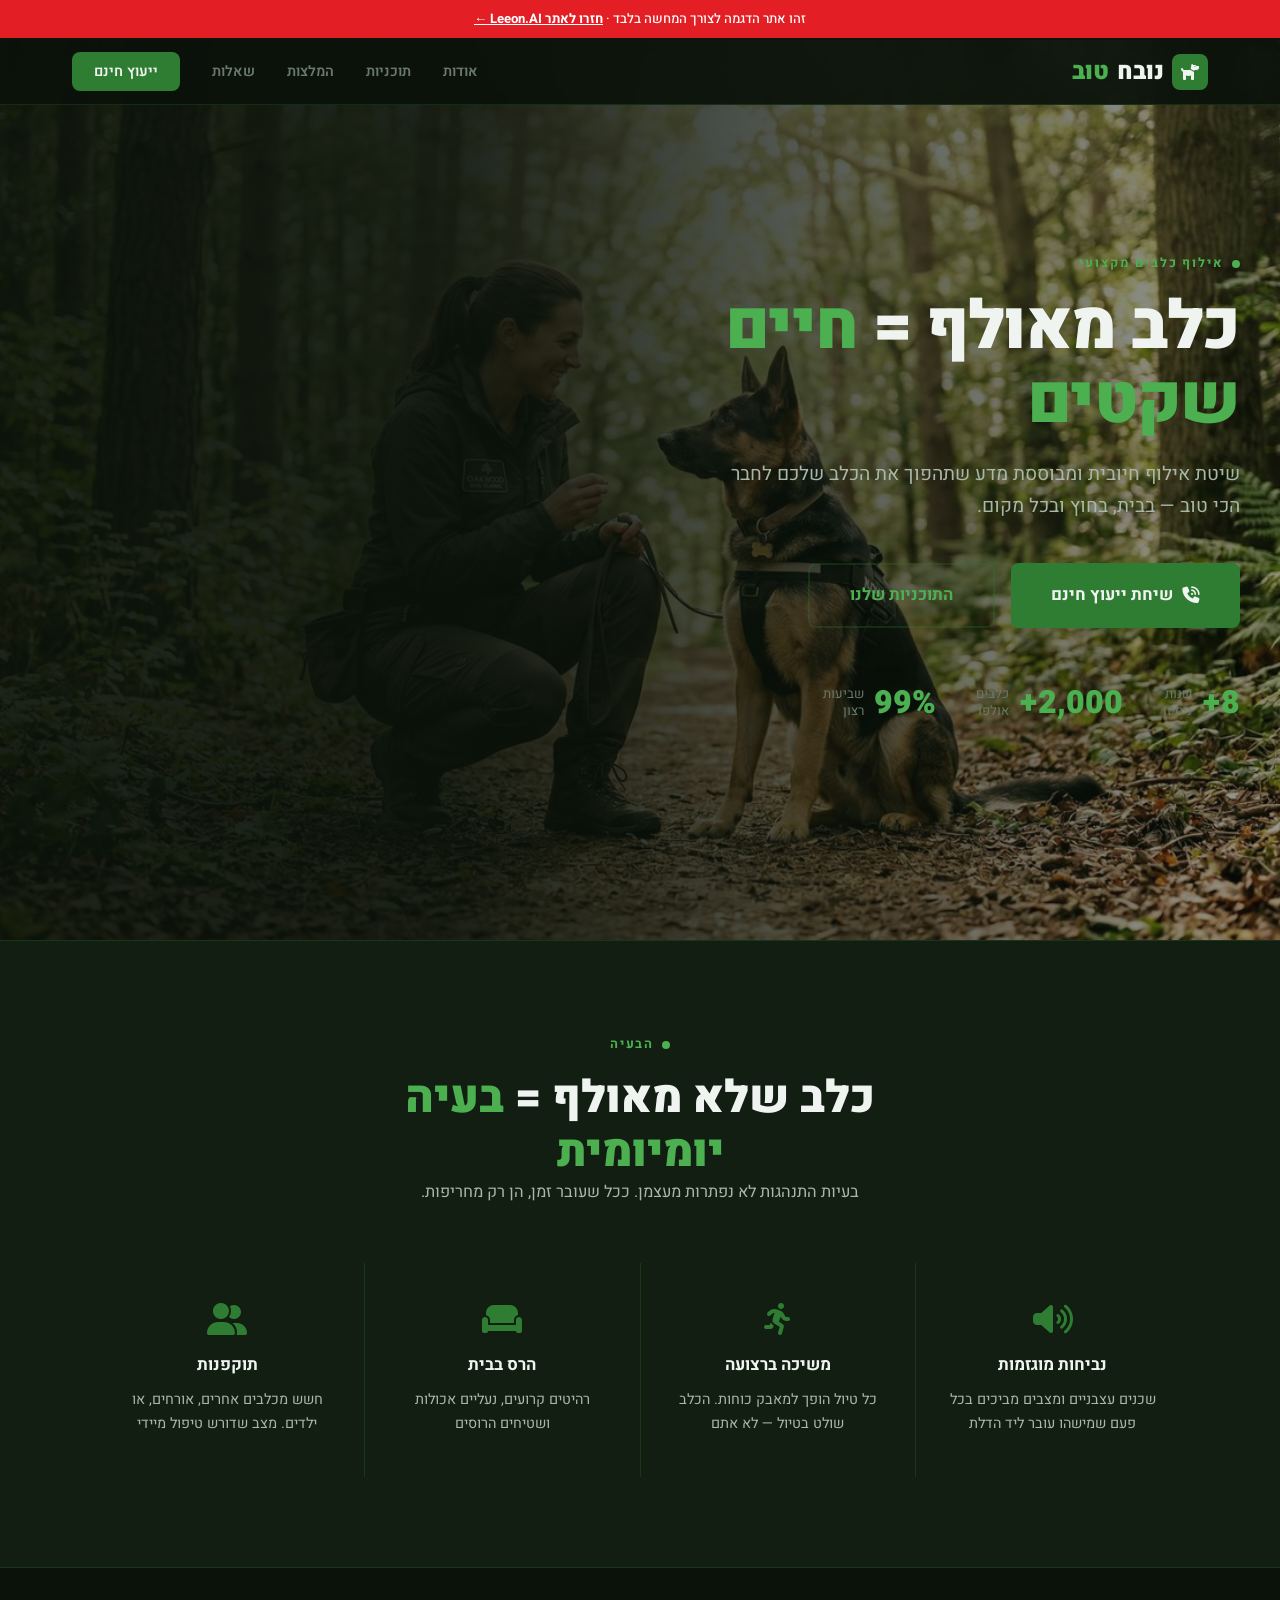
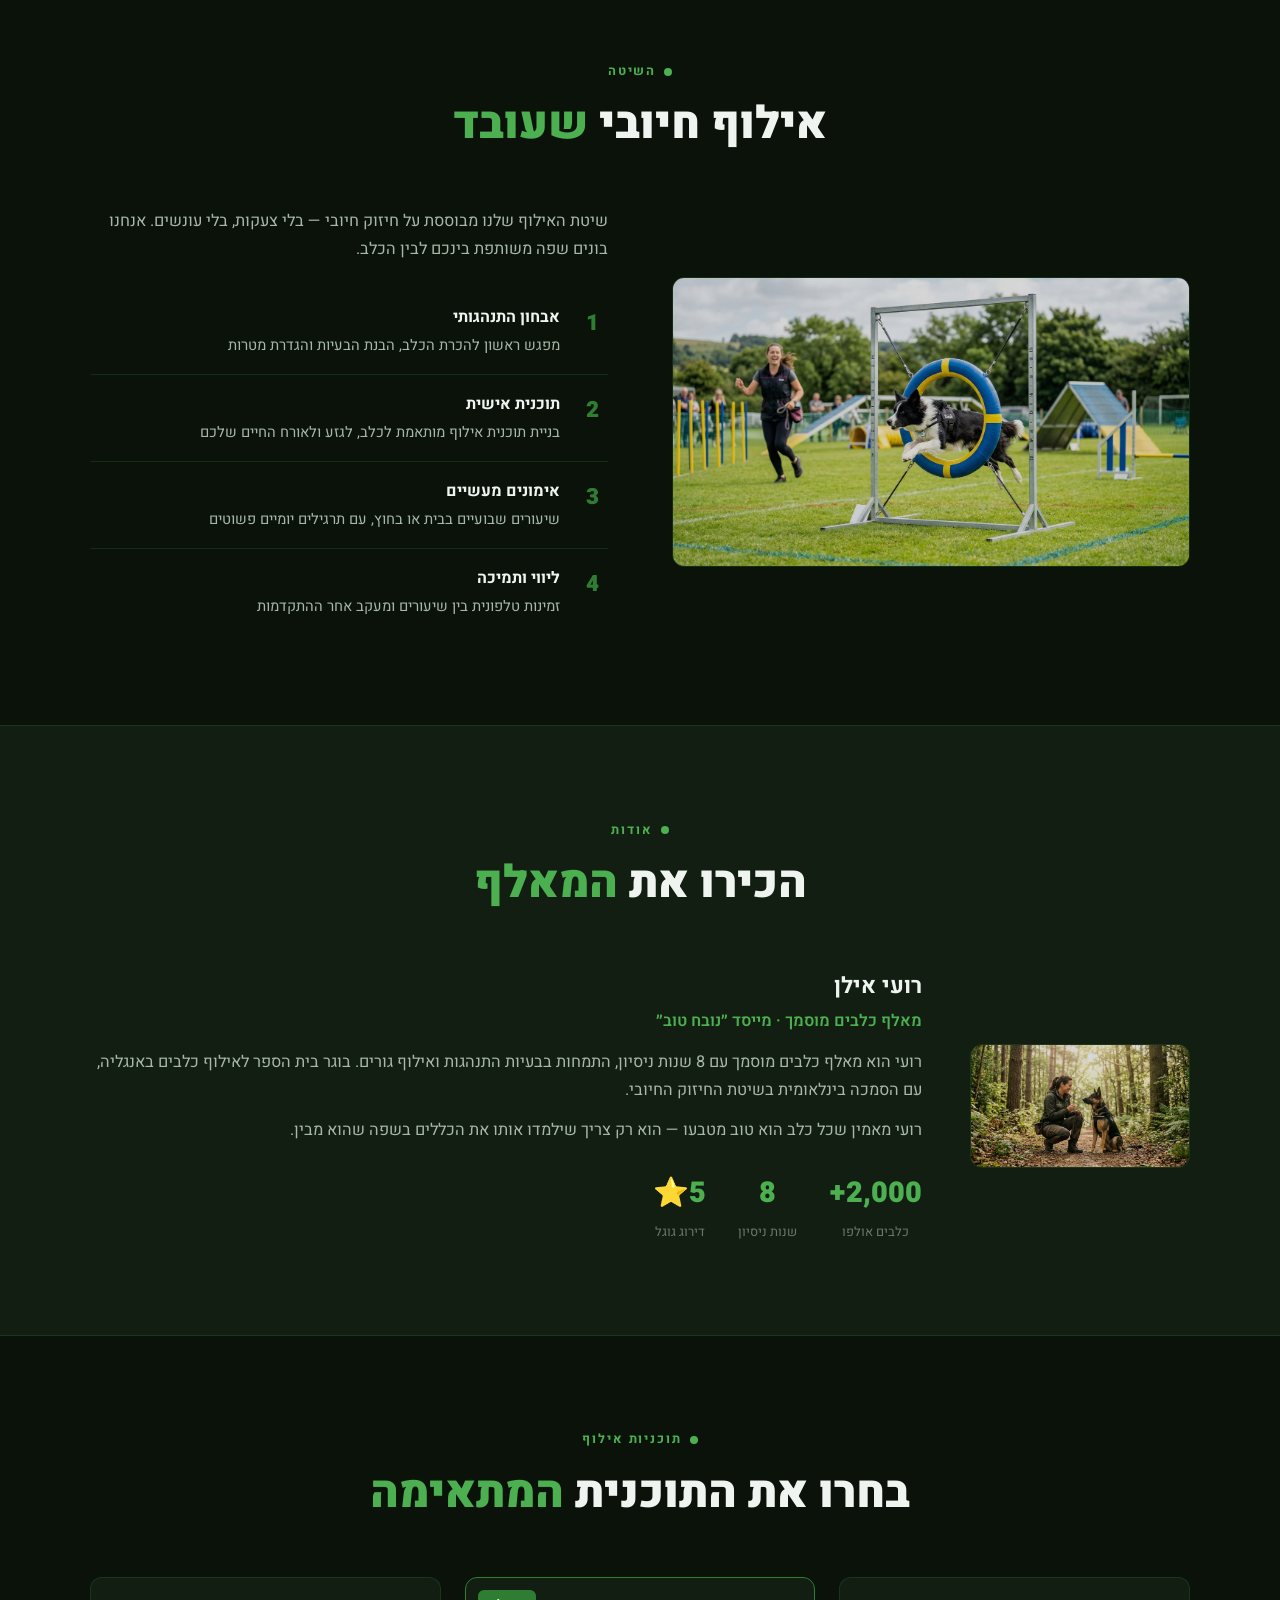
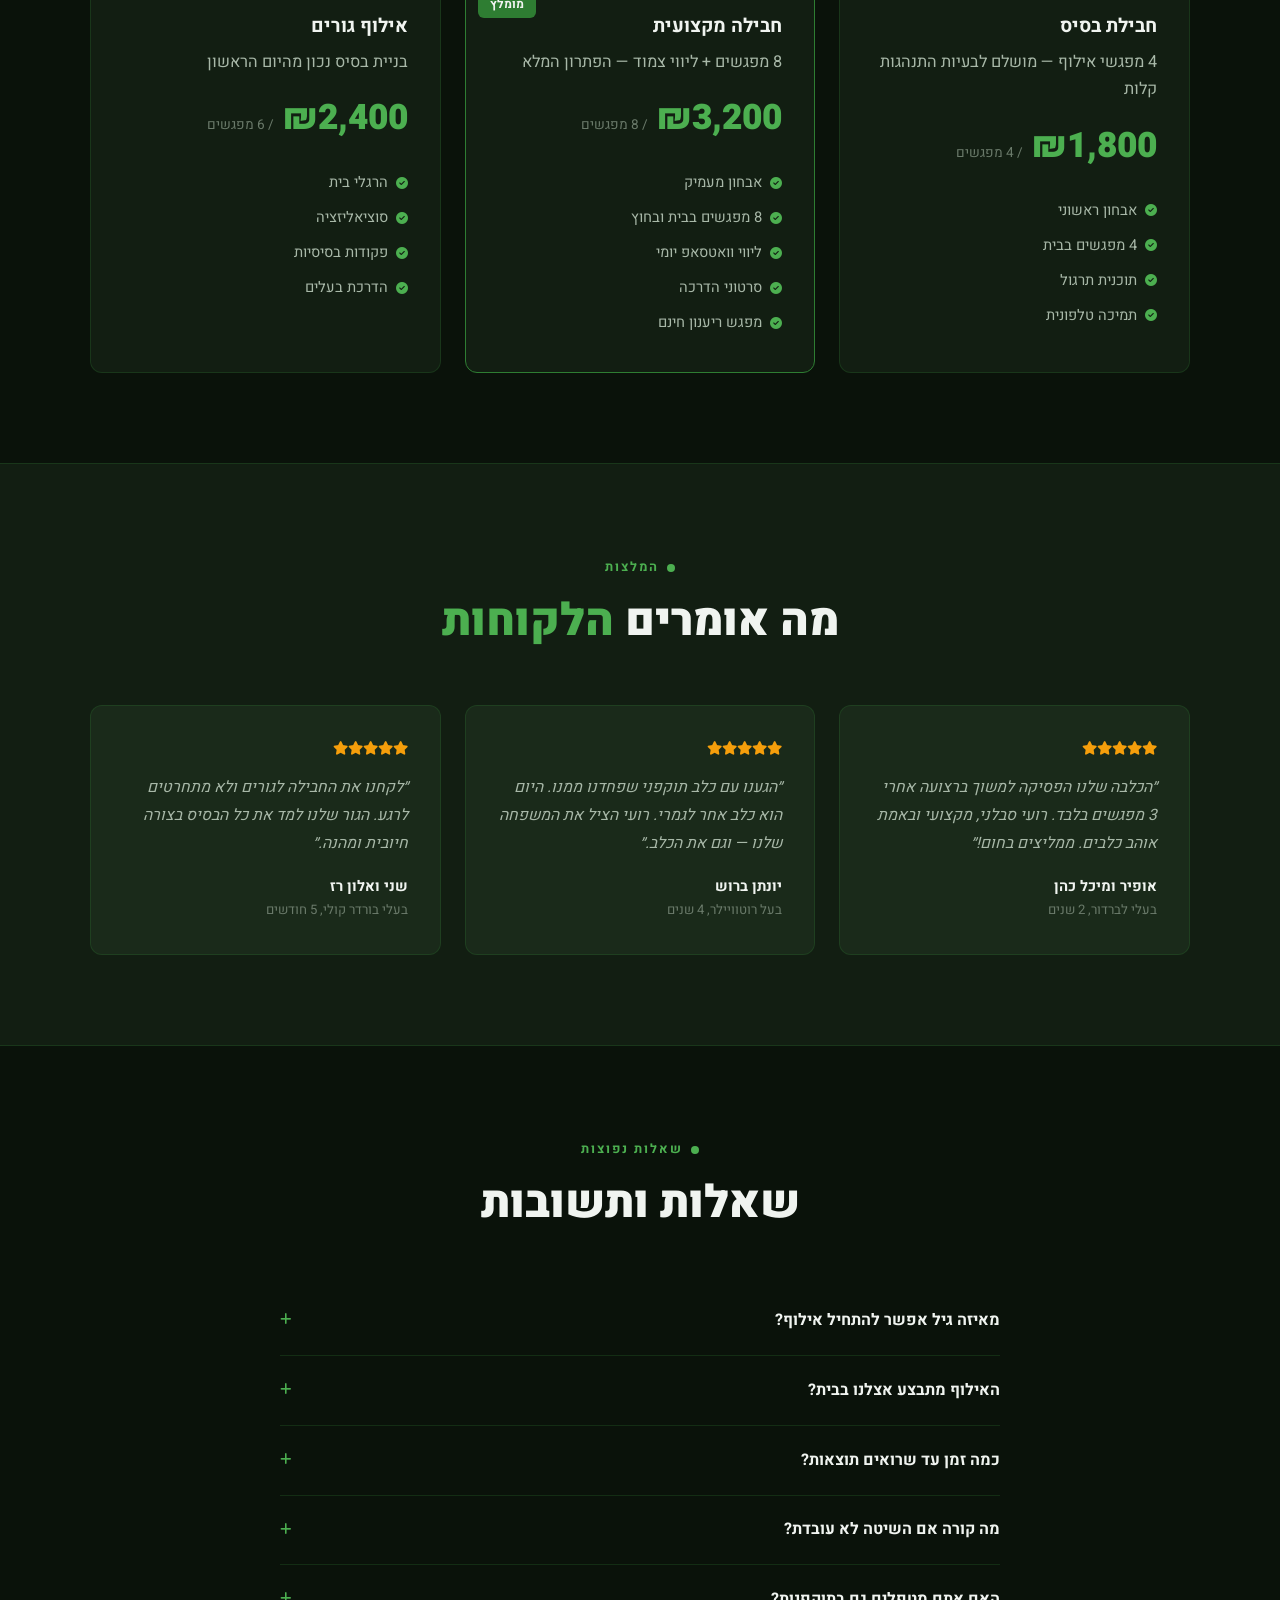
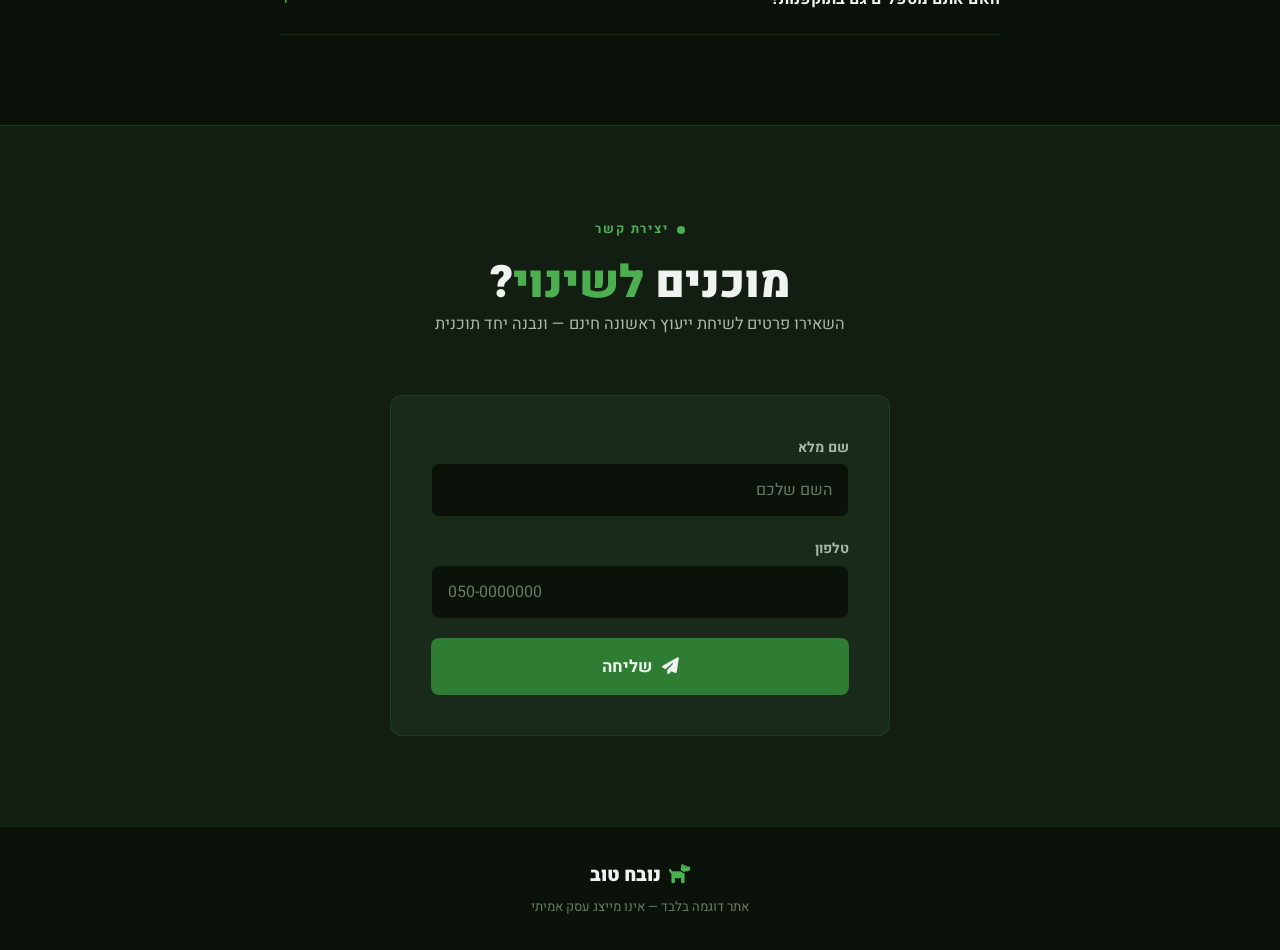
<file: demo-dog-training/index.html>
<!DOCTYPE html>
<html lang="he" dir="rtl">
<head>
<meta charset="UTF-8">
<meta name="viewport" content="width=device-width, initial-scale=1.0">
<title>נובח טוב — אילוף כלבים מקצועי</title>
<link rel="preconnect" href="https://fonts.googleapis.com">
<link href="https://fonts.googleapis.com/css2?family=Heebo:wght@300;400;500;600;700;800;900&family=Playfair+Display:ital,wght@0,400;0,700;1,400&display=swap" rel="stylesheet">
<link rel="stylesheet" href="https://cdnjs.cloudflare.com/ajax/libs/font-awesome/6.5.1/css/all.min.css">
<style>
*{margin:0;padding:0;box-sizing:border-box}
:root{--bg:#0A120A;--bg-card:#121E12;--bg-lighter:#1A2A1A;--green:#2E7D32;--green-light:#4CAF50;--green-glow:rgba(46,125,50,0.2);--green-border:rgba(46,125,50,0.25);--text-white:#F0F4F0;--text-gray:#A8B8A8;--text-muted:#6A7A6A;--shadow:0 4px 24px rgba(0,0,0,0.5);--shadow-green:0 4px 20px rgba(46,125,50,0.15)}
body{font-family:'Heebo',sans-serif;background:var(--bg);color:var(--text-white);padding-top:40px;overflow-x:hidden;line-height:1.7}
.demo-banner{position:fixed;top:0;left:0;right:0;z-index:99999;background:#E31E24;text-align:center;padding:8px 16px;font-family:Heebo,sans-serif;font-size:0.82rem;font-weight:500;color:#fff;direction:rtl}
.demo-banner a{color:#fff;text-decoration:underline;font-weight:700}

h1,h2{font-family:'Heebo',sans-serif;font-weight:900;color:var(--text-white);text-transform:none}
h3{font-family:'Heebo',sans-serif;font-weight:700;color:var(--text-white)}
h1{font-size:clamp(2.6rem,6vw,4.2rem);line-height:1.1;letter-spacing:-0.02em}
h2{font-size:clamp(1.8rem,4vw,2.8rem);line-height:1.2}
h3{font-size:1.2rem}
p{color:var(--text-gray);font-size:1.02rem}
.green{color:var(--green-light)}
.section-tag{display:inline-flex;align-items:center;gap:8px;font-size:0.8rem;font-weight:700;letter-spacing:0.15em;text-transform:uppercase;color:var(--green-light);margin-bottom:1rem}
.section-tag::before{content:'';width:8px;height:8px;background:var(--green-light);border-radius:50%}

/* NAV */
nav{position:fixed;top:40px;left:0;right:0;z-index:9999;background:rgba(10,18,10,0.92);backdrop-filter:blur(20px);border-bottom:1px solid var(--green-border)}
.nav-inner{max-width:1200px;margin:0 auto;display:flex;align-items:center;justify-content:space-between;height:64px;padding:0 2rem}
.logo{font-size:1.5rem;font-weight:900;color:var(--text-white);display:flex;align-items:center;gap:8px}
.logo .icon{width:36px;height:36px;background:var(--green);border-radius:8px;display:flex;align-items:center;justify-content:center;color:var(--text-white);font-size:1rem}
.logo span{color:var(--green-light)}
nav ul{display:flex;list-style:none;gap:2rem}
nav ul li a{font-size:0.9rem;color:var(--text-muted);text-decoration:none;font-weight:600;transition:color 0.3s}
nav ul li a:hover{color:var(--green-light)}
.nav-btn{background:var(--green)!important;color:var(--text-white)!important;padding:9px 22px;border-radius:8px;transition:all 0.3s!important}
.nav-btn:hover{background:var(--green-light)!important}
.menu-toggle{display:none;background:none;border:none;font-size:1.4rem;color:var(--green-light);cursor:pointer}
@media(max-width:768px){nav ul{display:none;position:absolute;top:64px;right:0;left:0;background:var(--bg);flex-direction:column;padding:1.5rem 2rem;gap:1rem;border-bottom:1px solid var(--green-border)}nav ul.active{display:flex}.menu-toggle{display:block}}

/* HERO */
.hero{position:relative;min-height:100vh;display:flex;align-items:center;padding:0 2rem;overflow:hidden}
.hero-bg{position:absolute;inset:0;background:url('hero.jpg') center/cover no-repeat}
.hero-overlay{position:absolute;inset:0;background:linear-gradient(to left,rgba(10,18,10,0.4),rgba(10,18,10,0.92) 65%)}
.hero-inner{position:relative;z-index:2;max-width:1200px;margin:0 auto;width:100%;padding:100px 0}
.hero h1{max-width:650px;margin-bottom:1.2rem}
.hero p{font-size:1.2rem;max-width:520px;margin-bottom:2.5rem;color:var(--text-gray)}
.btn-fill{display:inline-flex;align-items:center;gap:10px;background:var(--green);color:var(--text-white);padding:16px 40px;border-radius:8px;font-size:1.05rem;font-weight:700;text-decoration:none;border:none;cursor:pointer;font-family:'Heebo',sans-serif;transition:all 0.3s}
.btn-fill:hover{background:var(--green-light);box-shadow:var(--shadow-green);transform:translateY(-2px)}
.btn-outline{display:inline-flex;align-items:center;gap:10px;background:transparent;color:var(--green-light);padding:16px 40px;border-radius:8px;font-size:1.05rem;font-weight:700;border:2px solid var(--green-border);text-decoration:none;cursor:pointer;font-family:'Heebo',sans-serif;transition:all 0.3s}
.btn-outline:hover{border-color:var(--green-light);background:var(--green-glow)}
.hero-btns{display:flex;gap:1rem;flex-wrap:wrap}
.hero-badges{display:flex;gap:2.5rem;margin-top:3rem}
.h-badge{display:flex;align-items:center;gap:10px}
.h-badge .num{font-size:2rem;font-weight:900;color:var(--green-light)}
.h-badge .txt{font-size:0.82rem;color:var(--text-muted);line-height:1.3}
@media(max-width:768px){.hero-inner{padding:80px 0}.hero-badges{gap:1.5rem;flex-wrap:wrap}}

/* SECTIONS */
section{padding:90px 2rem}
.container{max-width:1100px;margin:0 auto}
.sec-center{text-align:center;max-width:640px;margin:0 auto 3.5rem}

/* PROBLEM */
.problem{background:var(--bg-card);border-top:1px solid var(--green-border);border-bottom:1px solid var(--green-border)}
.prob-row{display:grid;grid-template-columns:repeat(4,1fr);gap:1px;background:var(--green-border)}
.prob-item{background:var(--bg-card);padding:2.5rem 1.5rem;text-align:center;transition:background 0.3s}
.prob-item:hover{background:var(--bg-lighter)}
.prob-item i{font-size:2rem;color:var(--green);margin-bottom:1rem;display:block}
.prob-item h3{margin-bottom:0.5rem;font-size:1.05rem}
.prob-item p{font-size:0.9rem}
@media(max-width:768px){.prob-row{grid-template-columns:1fr 1fr}}
@media(max-width:480px){.prob-row{grid-template-columns:1fr}}

/* SOLUTION */
.solution{background:var(--bg)}
.sol-grid{display:grid;grid-template-columns:1fr 1fr;gap:4rem;align-items:center}
.sol-img{position:relative;border-radius:12px;overflow:hidden;border:1px solid var(--green-border)}
.sol-img img{width:100%;display:block;filter:brightness(0.85)}
.sol-steps{list-style:none;counter-reset:steps}
.sol-steps li{counter-increment:steps;display:flex;gap:16px;align-items:flex-start;padding:1rem 0;border-bottom:1px solid var(--green-border)}
.sol-steps li:last-child{border:none}
.sol-steps li::before{content:counter(steps);font-size:1.4rem;font-weight:900;color:var(--green);min-width:32px;text-align:center;font-family:'Heebo',sans-serif}
.sol-steps li strong{display:block;margin-bottom:2px;color:var(--text-white)}
.sol-steps li p{margin:0;font-size:0.92rem}
@media(max-width:768px){.sol-grid{grid-template-columns:1fr}}

/* ABOUT */
.about{background:var(--bg-card);border-top:1px solid var(--green-border);border-bottom:1px solid var(--green-border)}
.about-flex{display:flex;gap:3rem;align-items:center}
.about-img{width:220px;min-width:220px;border-radius:12px;overflow:hidden;border:1px solid var(--green-border)}
.about-img img{width:100%;display:block;filter:brightness(0.85)}
.about-text h3{font-size:1.4rem;margin-bottom:0.2rem}
.about-text p{margin-bottom:0.8rem}
.about-stats{display:flex;gap:2rem;margin-top:1.5rem}
.a-stat{text-align:center}
.a-stat .val{font-size:1.8rem;font-weight:900;color:var(--green-light);display:block}
.a-stat .lbl{font-size:0.8rem;color:var(--text-muted)}
@media(max-width:768px){.about-flex{flex-direction:column}.about-img{width:180px}}

/* SERVICES */
.services{background:var(--bg)}
.svc-grid{display:grid;grid-template-columns:repeat(3,1fr);gap:1.5rem}
.svc-card{background:var(--bg-card);border:1px solid var(--green-border);border-radius:12px;padding:2rem;transition:all 0.3s;position:relative;overflow:hidden}
.svc-card::before{content:'';position:absolute;top:0;right:0;width:4px;height:0;background:var(--green);transition:height 0.4s}
.svc-card:hover::before{height:100%}
.svc-card:hover{border-color:var(--green);box-shadow:var(--shadow-green)}
.svc-card.pop{border-color:var(--green)}
.svc-card.pop::after{content:'מומלץ';position:absolute;top:12px;left:12px;background:var(--green);color:var(--text-white);padding:4px 12px;border-radius:6px;font-size:0.75rem;font-weight:700}
.svc-card h3{margin-bottom:0.4rem}
.svc-price{font-size:2.2rem;font-weight:900;color:var(--green-light);margin:0.8rem 0 0.3rem}
.svc-price span{font-size:0.85rem;font-weight:400;color:var(--text-muted)}
.svc-list{list-style:none;margin-top:1rem}
.svc-list li{display:flex;align-items:center;gap:8px;padding:5px 0;font-size:0.92rem;color:var(--text-gray)}
.svc-list li i{color:var(--green-light);font-size:0.75rem}
@media(max-width:768px){.svc-grid{grid-template-columns:1fr}}

/* TESTIMONIALS */
.testimonials{background:var(--bg-card);border-top:1px solid var(--green-border);border-bottom:1px solid var(--green-border)}
.test-grid{display:grid;grid-template-columns:repeat(3,1fr);gap:1.5rem}
.test-card{background:var(--bg-lighter);border:1px solid var(--green-border);border-radius:12px;padding:2rem}
.test-card .stars{color:#F59E0B;margin-bottom:0.8rem;font-size:0.85rem}
.test-card blockquote{font-size:0.98rem;color:var(--text-gray);font-style:italic;margin-bottom:1rem;line-height:1.8}
.test-card .name{font-weight:700;font-size:0.92rem;color:var(--text-white)}
.test-card .dog{font-size:0.82rem;color:var(--text-muted)}
@media(max-width:768px){.test-grid{grid-template-columns:1fr}}

/* FAQ */
.faq{background:var(--bg)}
.faq-list{max-width:720px;margin:0 auto}
.faq-item{border-bottom:1px solid var(--green-border)}
.faq-q{display:flex;justify-content:space-between;align-items:center;padding:1.3rem 0;cursor:pointer;font-weight:700;font-size:1rem;color:var(--text-white);transition:color 0.3s}
.faq-q:hover{color:var(--green-light)}
.faq-q i{color:var(--green-light);transition:transform 0.3s;font-size:0.8rem}
.faq-q.active i{transform:rotate(45deg)}
.faq-a{max-height:0;overflow:hidden;transition:all 0.4s ease}
.faq-a.active{max-height:200px;padding-bottom:1rem}

/* CONTACT */
.contact{background:var(--bg-card);border-top:1px solid var(--green-border)}
.contact-card{max-width:500px;margin:0 auto;background:var(--bg-lighter);border:1px solid var(--green-border);border-radius:12px;padding:2.5rem}
.form-group{margin-bottom:1.2rem}
.form-group label{display:block;font-weight:700;font-size:0.88rem;margin-bottom:4px;color:var(--text-gray)}
.form-group input{width:100%;padding:14px 16px;border:1px solid var(--green-border);border-radius:8px;background:var(--bg);color:var(--text-white);font-size:1rem;font-family:'Heebo',sans-serif;outline:none;transition:border-color 0.3s}
.form-group input:focus{border-color:var(--green-light)}
.form-group input::placeholder{color:var(--text-muted)}
.contact-card .btn-fill{width:100%;justify-content:center}

/* FOOTER */
footer{background:var(--bg);border-top:1px solid var(--green-border);text-align:center;padding:2rem}
footer .brand{font-size:1.2rem;font-weight:900;margin-bottom:0.3rem;display:flex;align-items:center;justify-content:center;gap:8px}
footer .brand i{color:var(--green-light)}
footer p{font-size:0.82rem;color:var(--text-muted)}

/* ANIMATIONS */
.an{opacity:0;transform:translateY(28px);transition:opacity 0.7s ease,transform 0.7s ease}
.an.v{opacity:1;transform:translateY(0)}
.an-r{opacity:0;transform:translateX(-28px);transition:opacity 0.7s ease,transform 0.7s ease}
.an-r.v{opacity:1;transform:translateX(0)}
.an-l{opacity:0;transform:translateX(28px);transition:opacity 0.7s ease,transform 0.7s ease}
.an-l.v{opacity:1;transform:translateX(0)}
.an-s{opacity:0;transform:scale(0.92);transition:opacity 0.6s ease,transform 0.6s ease}
.an-s.v{opacity:1;transform:scale(1)}
</style>
</head>
<body>
<div class="demo-banner">זהו אתר הדגמה לצורך המחשה בלבד · <a href="https://leeon-ai.com">חזרו לאתר Leeon.AI ←</a></div>

<nav>
<div class="nav-inner">
<div class="logo"><div class="icon"><i class="fas fa-dog"></i></div> נובח <span>טוב</span></div>
<button class="menu-toggle" onclick="document.querySelector('nav ul').classList.toggle('active')"><i class="fas fa-bars"></i></button>
<ul>
<li><a href="#about">אודות</a></li>
<li><a href="#services">תוכניות</a></li>
<li><a href="#testimonials">המלצות</a></li>
<li><a href="#faq">שאלות</a></li>
<li><a href="#contact" class="nav-btn">ייעוץ חינם</a></li>
</ul>
</div>
</nav>

<!-- HERO -->
<section class="hero">
<div class="hero-bg"></div>
<div class="hero-overlay"></div>
<div class="hero-inner">
<div class="section-tag an">אילוף כלבים מקצועי</div>
<h1 class="an">כלב מאולף = <span class="green">חיים שקטים</span></h1>
<p class="an" style="transition-delay:0.1s">שיטת אילוף חיובית ומבוססת מדע שתהפוך את הכלב שלכם לחבר הכי טוב — בבית, בחוץ ובכל מקום.</p>
<div class="hero-btns an" style="transition-delay:0.2s">
<a href="#contact" class="btn-fill"><i class="fas fa-phone-volume"></i> שיחת ייעוץ חינם</a>
<a href="#services" class="btn-outline">התוכניות שלנו</a>
</div>
<div class="hero-badges an" style="transition-delay:0.3s">
<div class="h-badge"><div class="num">8+</div><div class="txt">שנות<br>ניסיון</div></div>
<div class="h-badge"><div class="num">2,000+</div><div class="txt">כלבים<br>אולפו</div></div>
<div class="h-badge"><div class="num">99%</div><div class="txt">שביעות<br>רצון</div></div>
</div>
</div>
</section>

<!-- PROBLEM -->
<section class="problem">
<div class="container">
<div class="sec-center an">
<div class="section-tag" style="justify-content:center">הבעיה</div>
<h2>כלב שלא מאולף = <span class="green">בעיה יומיומית</span></h2>
<p>בעיות התנהגות לא נפתרות מעצמן. ככל שעובר זמן, הן רק מחריפות.</p>
</div>
<div class="prob-row">
<div class="prob-item an">
<i class="fas fa-volume-high"></i>
<h3>נביחות מוגזמות</h3>
<p>שכנים עצבניים ומצבים מביכים בכל פעם שמישהו עובר ליד הדלת</p>
</div>
<div class="prob-item an" style="transition-delay:0.1s">
<i class="fas fa-person-running"></i>
<h3>משיכה ברצועה</h3>
<p>כל טיול הופך למאבק כוחות. הכלב שולט בטיול — לא אתם</p>
</div>
<div class="prob-item an" style="transition-delay:0.15s">
<i class="fas fa-couch"></i>
<h3>הרס בבית</h3>
<p>רהיטים קרועים, נעליים אכולות ושטיחים הרוסים</p>
</div>
<div class="prob-item an" style="transition-delay:0.2s">
<i class="fas fa-user-group"></i>
<h3>תוקפנות</h3>
<p>חשש מכלבים אחרים, אורחים, או ילדים. מצב שדורש טיפול מיידי</p>
</div>
</div>
</div>
</section>

<!-- SOLUTION -->
<section class="solution" id="solution">
<div class="container">
<div class="sec-center an">
<div class="section-tag" style="justify-content:center">השיטה</div>
<h2>אילוף חיובי <span class="green">שעובד</span></h2>
</div>
<div class="sol-grid">
<div class="sol-img an-s">
<img src="training.jpg" alt="אילוף כלבים">
</div>
<div class="an-l">
<p style="margin-bottom:1.5rem">שיטת האילוף שלנו מבוססת על חיזוק חיובי — בלי צעקות, בלי עונשים. אנחנו בונים שפה משותפת בינכם לבין הכלב.</p>
<ol class="sol-steps">
<li><div><strong>אבחון התנהגותי</strong><p>מפגש ראשון להכרת הכלב, הבנת הבעיות והגדרת מטרות</p></div></li>
<li><div><strong>תוכנית אישית</strong><p>בניית תוכנית אילוף מותאמת לכלב, לגזע ולאורח החיים שלכם</p></div></li>
<li><div><strong>אימונים מעשיים</strong><p>שיעורים שבועיים בבית או בחוץ, עם תרגילים יומיים פשוטים</p></div></li>
<li><div><strong>ליווי ותמיכה</strong><p>זמינות טלפונית בין שיעורים ומעקב אחר ההתקדמות</p></div></li>
</ol>
</div>
</div>
</div>
</section>

<!-- ABOUT -->
<section class="about" id="about">
<div class="container">
<div class="sec-center an">
<div class="section-tag" style="justify-content:center">אודות</div>
<h2>הכירו את <span class="green">המאלף</span></h2>
</div>
<div class="about-flex an">
<div class="about-img">
<img src="hero.jpg" alt="המאלף">
</div>
<div class="about-text">
<h3>רועי אילן</h3>
<p style="color:var(--green-light);font-weight:600;margin-bottom:0.8rem">מאלף כלבים מוסמך · מייסד ״נובח טוב״</p>
<p>רועי הוא מאלף כלבים מוסמך עם 8 שנות ניסיון, התמחות בבעיות התנהגות ואילוף גורים. בוגר בית הספר לאילוף כלבים באנגליה, עם הסמכה בינלאומית בשיטת החיזוק החיובי.</p>
<p>רועי מאמין שכל כלב הוא טוב מטבעו — הוא רק צריך שילמדו אותו את הכללים בשפה שהוא מבין.</p>
<div class="about-stats">
<div class="a-stat"><span class="val">2,000+</span><span class="lbl">כלבים אולפו</span></div>
<div class="a-stat"><span class="val">8</span><span class="lbl">שנות ניסיון</span></div>
<div class="a-stat"><span class="val">5⭐</span><span class="lbl">דירוג גוגל</span></div>
</div>
</div>
</div>
</div>
</section>

<!-- SERVICES -->
<section class="services" id="services">
<div class="container">
<div class="sec-center an">
<div class="section-tag" style="justify-content:center">תוכניות אילוף</div>
<h2>בחרו את התוכנית <span class="green">המתאימה</span></h2>
</div>
<div class="svc-grid">
<div class="svc-card an">
<h3>חבילת בסיס</h3>
<p>4 מפגשי אילוף — מושלם לבעיות התנהגות קלות</p>
<div class="svc-price">₪1,800 <span>/ 4 מפגשים</span></div>
<ul class="svc-list">
<li><i class="fas fa-check-circle"></i> אבחון ראשוני</li>
<li><i class="fas fa-check-circle"></i> 4 מפגשים בבית</li>
<li><i class="fas fa-check-circle"></i> תוכנית תרגול</li>
<li><i class="fas fa-check-circle"></i> תמיכה טלפונית</li>
</ul>
</div>
<div class="svc-card pop an" style="transition-delay:0.1s">
<h3>חבילה מקצועית</h3>
<p>8 מפגשים + ליווי צמוד — הפתרון המלא</p>
<div class="svc-price">₪3,200 <span>/ 8 מפגשים</span></div>
<ul class="svc-list">
<li><i class="fas fa-check-circle"></i> אבחון מעמיק</li>
<li><i class="fas fa-check-circle"></i> 8 מפגשים בבית ובחוץ</li>
<li><i class="fas fa-check-circle"></i> ליווי וואטסאפ יומי</li>
<li><i class="fas fa-check-circle"></i> סרטוני הדרכה</li>
<li><i class="fas fa-check-circle"></i> מפגש ריענון חינם</li>
</ul>
</div>
<div class="svc-card an" style="transition-delay:0.2s">
<h3>אילוף גורים</h3>
<p>בניית בסיס נכון מהיום הראשון</p>
<div class="svc-price">₪2,400 <span>/ 6 מפגשים</span></div>
<ul class="svc-list">
<li><i class="fas fa-check-circle"></i> הרגלי בית</li>
<li><i class="fas fa-check-circle"></i> סוציאליזציה</li>
<li><i class="fas fa-check-circle"></i> פקודות בסיסיות</li>
<li><i class="fas fa-check-circle"></i> הדרכת בעלים</li>
</ul>
</div>
</div>
</div>
</section>

<!-- TESTIMONIALS -->
<section class="testimonials" id="testimonials">
<div class="container">
<div class="sec-center an">
<div class="section-tag" style="justify-content:center">המלצות</div>
<h2>מה אומרים <span class="green">הלקוחות</span></h2>
</div>
<div class="test-grid">
<div class="test-card an">
<div class="stars"><i class="fas fa-star"></i><i class="fas fa-star"></i><i class="fas fa-star"></i><i class="fas fa-star"></i><i class="fas fa-star"></i></div>
<blockquote>״הכלבה שלנו הפסיקה למשוך ברצועה אחרי 3 מפגשים בלבד. רועי סבלני, מקצועי ובאמת אוהב כלבים. ממליצים בחום!״</blockquote>
<div class="name">אופיר ומיכל כהן</div>
<div class="dog">בעלי לברדור, 2 שנים</div>
</div>
<div class="test-card an" style="transition-delay:0.1s">
<div class="stars"><i class="fas fa-star"></i><i class="fas fa-star"></i><i class="fas fa-star"></i><i class="fas fa-star"></i><i class="fas fa-star"></i></div>
<blockquote>״הגענו עם כלב תוקפני שפחדנו ממנו. היום הוא כלב אחר לגמרי. רועי הציל את המשפחה שלנו — וגם את הכלב.״</blockquote>
<div class="name">יונתן ברוש</div>
<div class="dog">בעל רוטוויילר, 4 שנים</div>
</div>
<div class="test-card an" style="transition-delay:0.2s">
<div class="stars"><i class="fas fa-star"></i><i class="fas fa-star"></i><i class="fas fa-star"></i><i class="fas fa-star"></i><i class="fas fa-star"></i></div>
<blockquote>״לקחנו את החבילה לגורים ולא מתחרטים לרגע. הגור שלנו למד את כל הבסיס בצורה חיובית ומהנה.״</blockquote>
<div class="name">שני ואלון רז</div>
<div class="dog">בעלי בורדר קולי, 5 חודשים</div>
</div>
</div>
</div>
</section>

<!-- FAQ -->
<section class="faq" id="faq">
<div class="container">
<div class="sec-center an">
<div class="section-tag" style="justify-content:center">שאלות נפוצות</div>
<h2>שאלות ותשובות</h2>
</div>
<div class="faq-list">
<div class="faq-item an">
<div class="faq-q" onclick="toggleFaq(this)">מאיזה גיל אפשר להתחיל אילוף? <i class="fas fa-plus"></i></div>
<div class="faq-a"><p>מגיל 3 חודשים! ככל שמתחילים מוקדם יותר, הקליטה מהירה וקלה יותר. אבל גם כלבים מבוגרים יכולים ללמוד.</p></div>
</div>
<div class="faq-item an">
<div class="faq-q" onclick="toggleFaq(this)">האילוף מתבצע אצלנו בבית? <i class="fas fa-plus"></i></div>
<div class="faq-a"><p>כן! רוב המפגשים מתקיימים בסביבה הטבעית של הכלב — בבית ובמסלולי טיול קרובים. כך התוצאות מהירות ויעילות יותר.</p></div>
</div>
<div class="faq-item an">
<div class="faq-q" onclick="toggleFaq(this)">כמה זמן עד שרואים תוצאות? <i class="fas fa-plus"></i></div>
<div class="faq-a"><p>שיפור ראשוני ניכר כבר אחרי 2-3 מפגשים. שינוי מהותי — בדרך כלל תוך חודש-חודשיים, בהתאם לתרגול שלכם.</p></div>
</div>
<div class="faq-item an">
<div class="faq-q" onclick="toggleFaq(this)">מה קורה אם השיטה לא עובדת? <i class="fas fa-plus"></i></div>
<div class="faq-a"><p>אני מתחייב לתוצאות. אם לא תראו שיפור משמעותי, נמשיך עם מפגשים נוספים ללא תשלום עד שנגיע ליעד.</p></div>
</div>
<div class="faq-item an">
<div class="faq-q" onclick="toggleFaq(this)">האם אתם מטפלים גם בתוקפנות? <i class="fas fa-plus"></i></div>
<div class="faq-a"><p>בהחלט. תוקפנות היא אחד מתחומי ההתמחות שלי. נבנה תוכנית מיוחדת ומדורגת שתטפל בבעיה בצורה בטוחה ויעילה.</p></div>
</div>
</div>
</div>
</section>

<!-- CONTACT -->
<section class="contact" id="contact">
<div class="container">
<div class="sec-center an">
<div class="section-tag" style="justify-content:center">יצירת קשר</div>
<h2>מוכנים <span class="green">לשינוי</span>?</h2>
<p>השאירו פרטים לשיחת ייעוץ ראשונה חינם — ונבנה יחד תוכנית</p>
</div>
<div class="contact-card an-s">
<div class="form-group">
<label>שם מלא</label>
<input type="text" placeholder="השם שלכם">
</div>
<div class="form-group">
<label>טלפון</label>
<input type="tel" placeholder="050-0000000">
</div>
<button class="btn-fill" onclick="alert('תודה! נחזור אליכם בהקדם 🐕')"><i class="fas fa-paper-plane"></i> שליחה</button>
</div>
</div>
</section>

<footer>
<div class="brand"><i class="fas fa-dog"></i> נובח טוב</div>
<p>אתר דוגמה בלבד — אינו מייצג עסק אמיתי</p>
</footer>

<script>
function toggleFaq(el){const a=el.nextElementSibling;const w=el.classList.contains('active');document.querySelectorAll('.faq-q').forEach(q=>{q.classList.remove('active');q.nextElementSibling.classList.remove('active')});if(!w){el.classList.add('active');a.classList.add('active')}}
const obs=new IntersectionObserver(e=>{e.forEach(en=>{if(en.isIntersecting){en.target.classList.add('v');obs.unobserve(en.target)}})},{threshold:0.1,rootMargin:'0px 0px -30px 0px'});
document.querySelectorAll('.an,.an-r,.an-l,.an-s').forEach(el=>obs.observe(el));
document.querySelectorAll('nav a[href^="#"]').forEach(a=>{a.addEventListener('click',e=>{e.preventDefault();const t=document.querySelector(a.getAttribute('href'));if(t){t.scrollIntoView({behavior:'smooth'});document.querySelector('nav ul').classList.remove('active')}})});
</script>
</body>
</html>
</file>
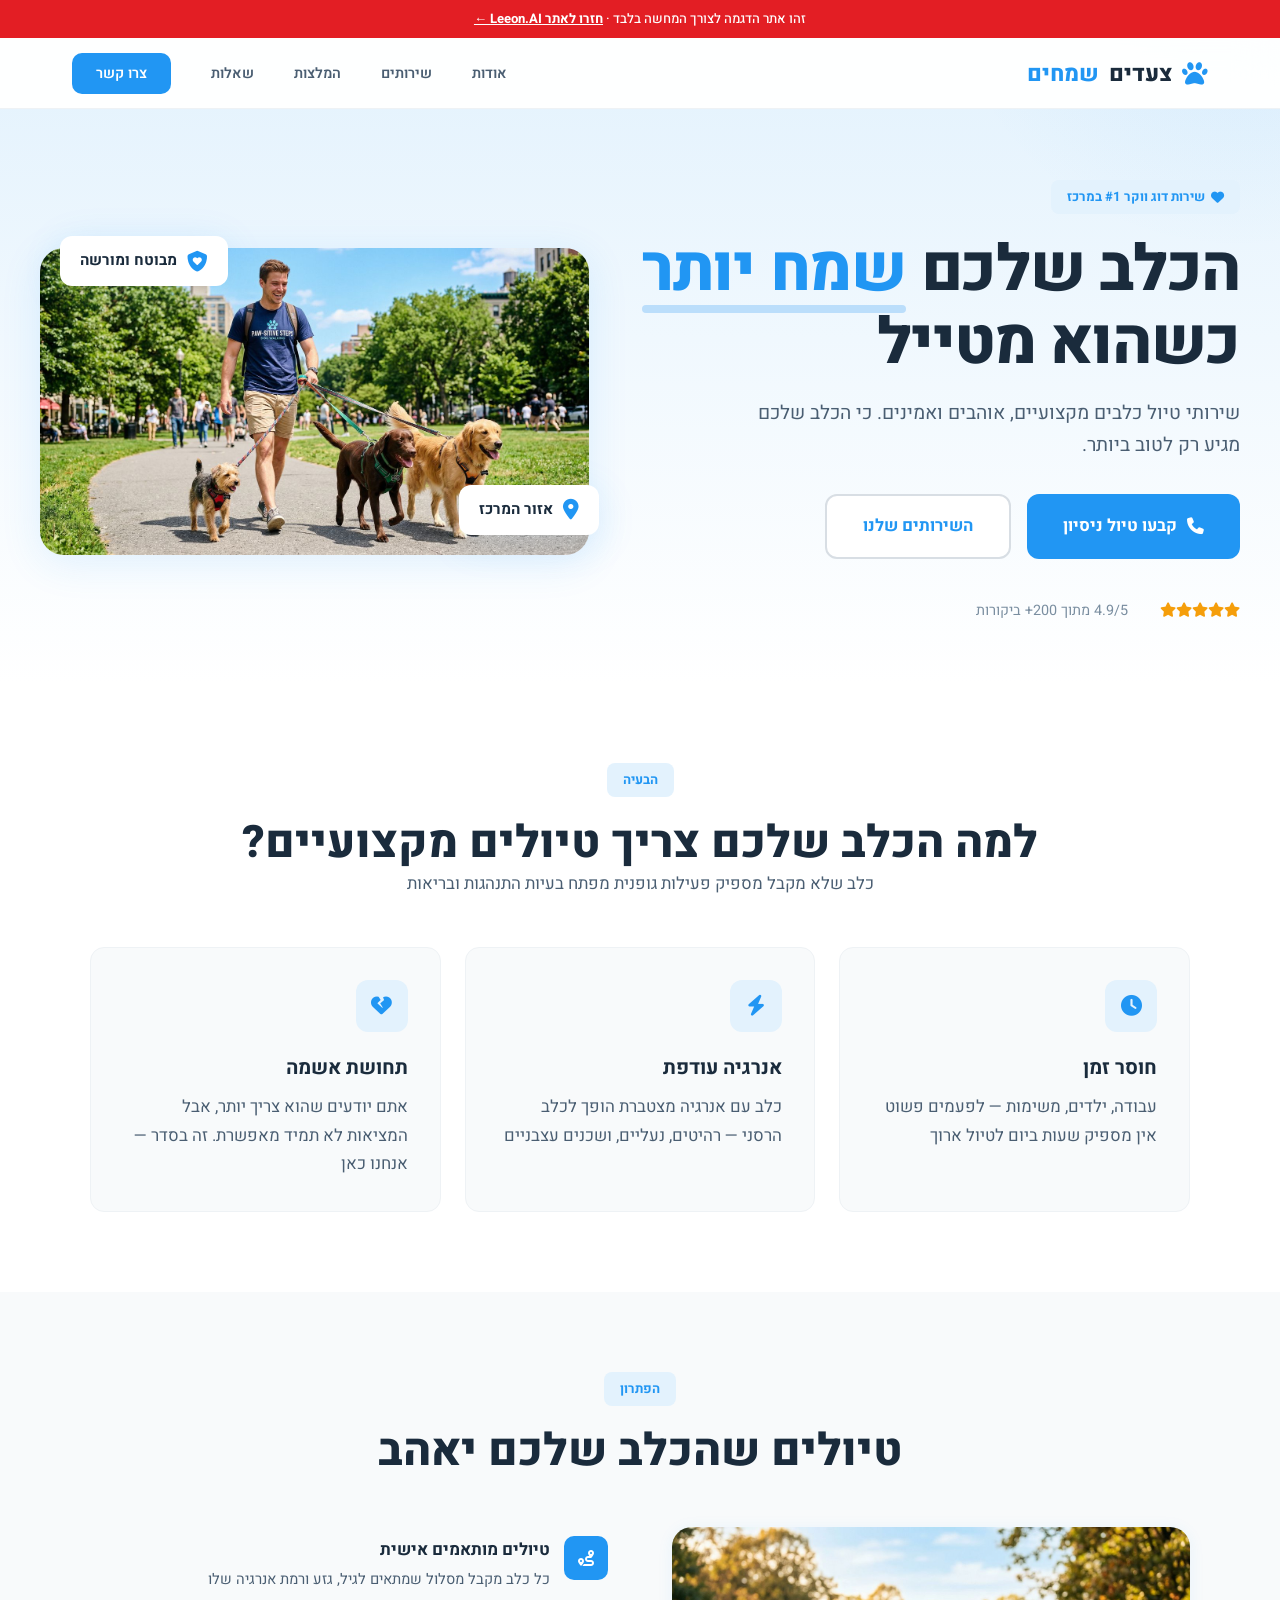
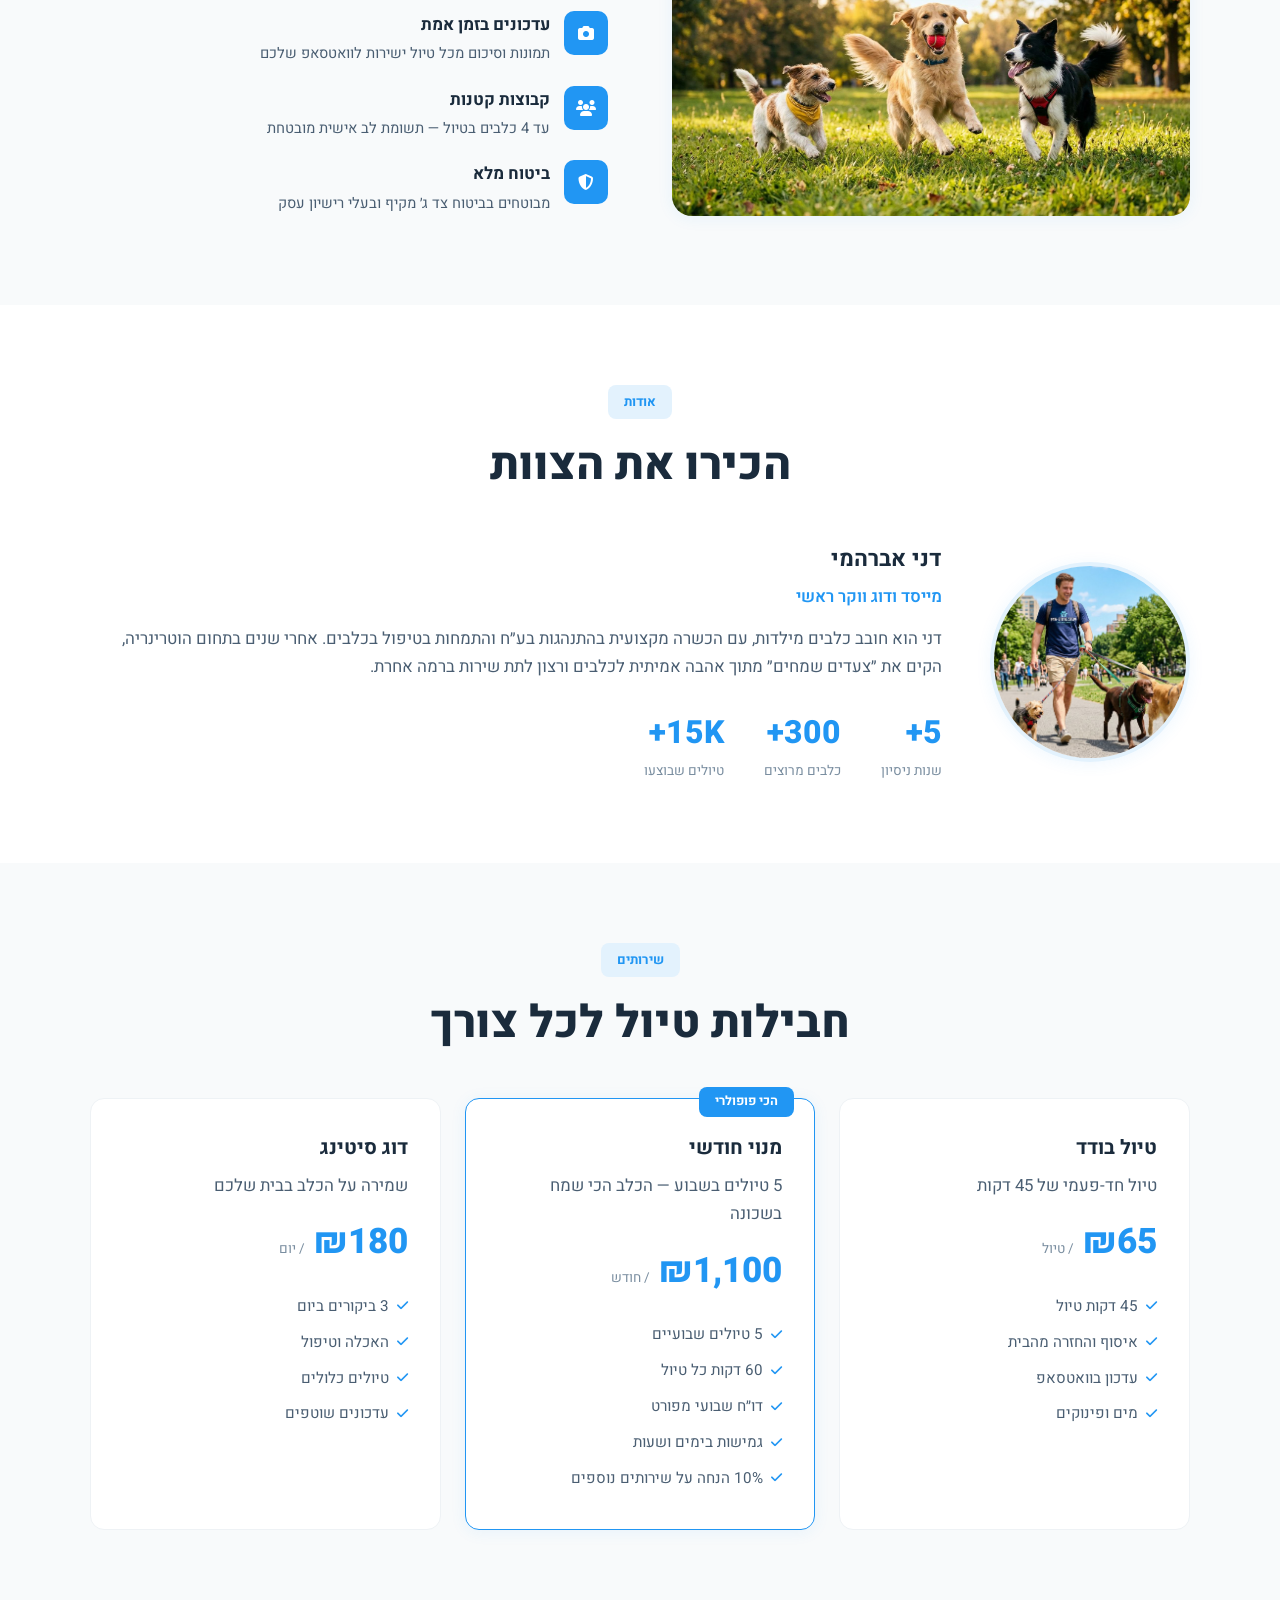
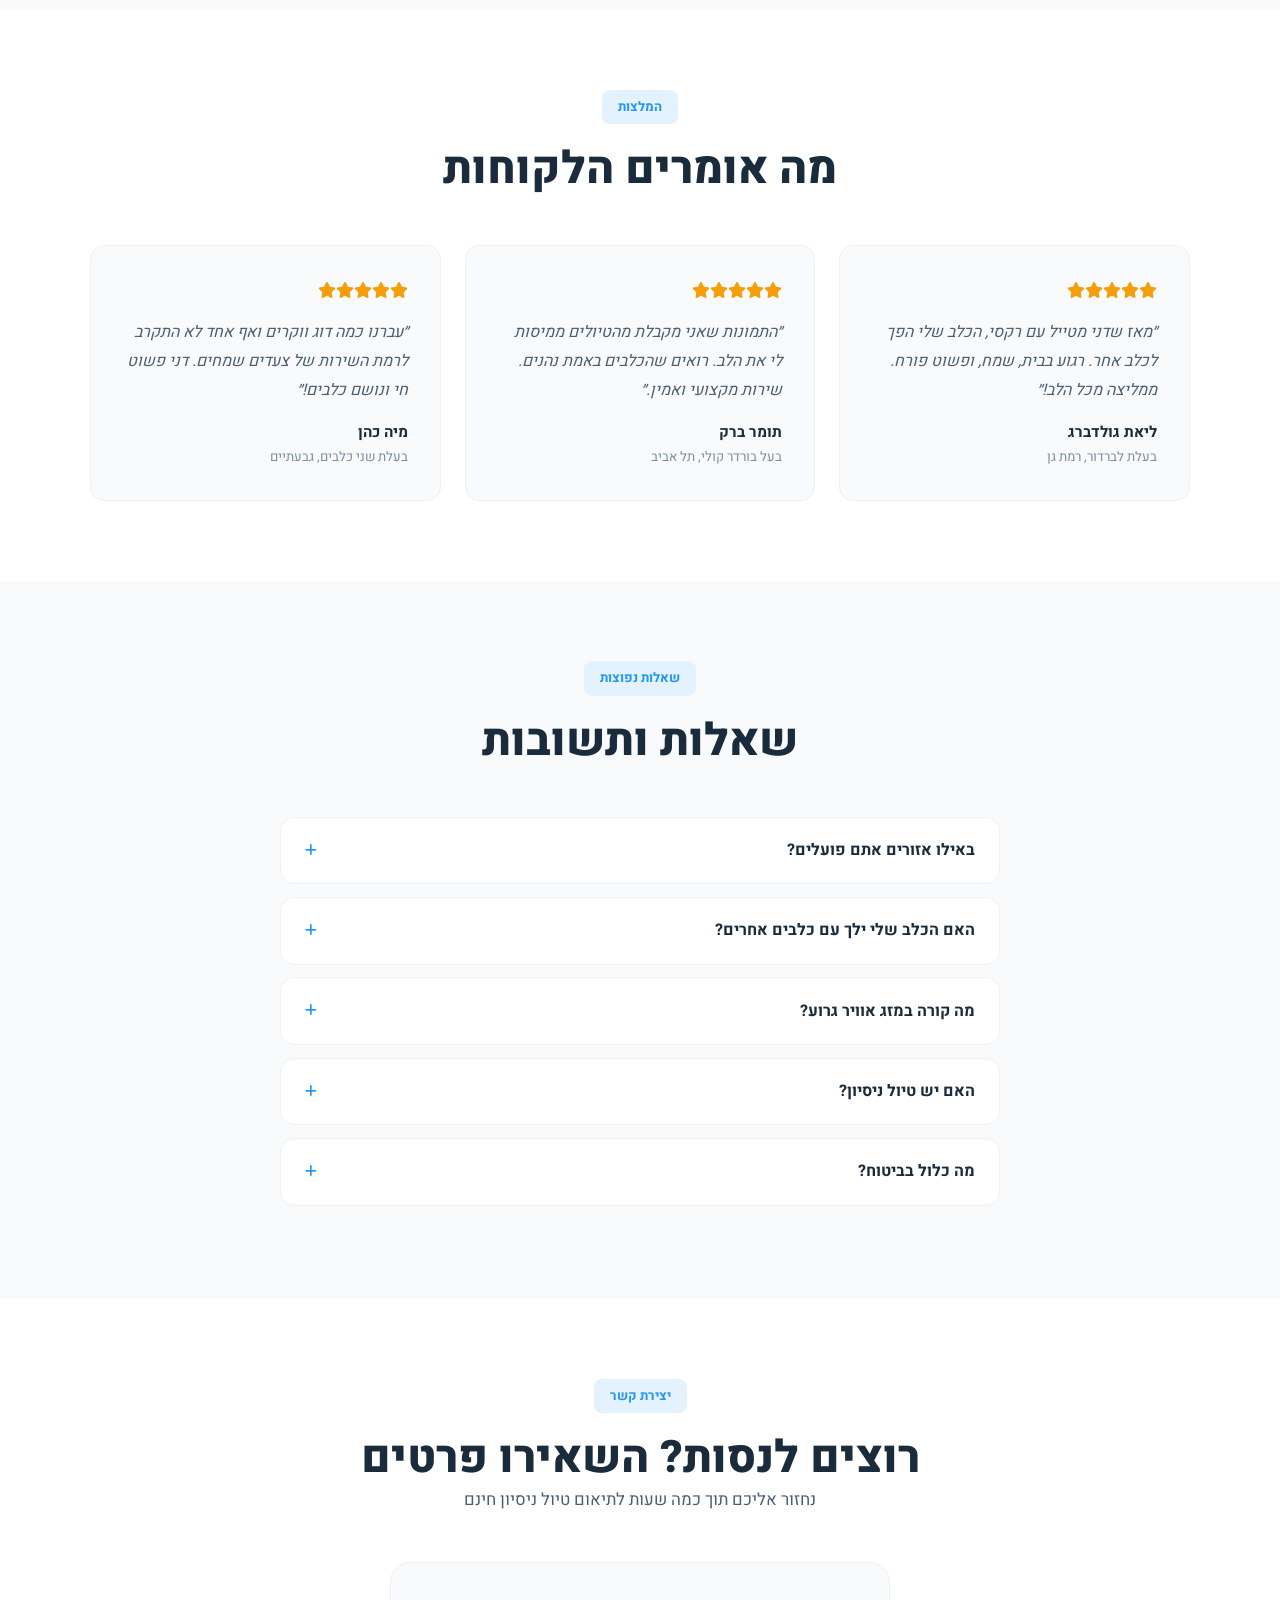
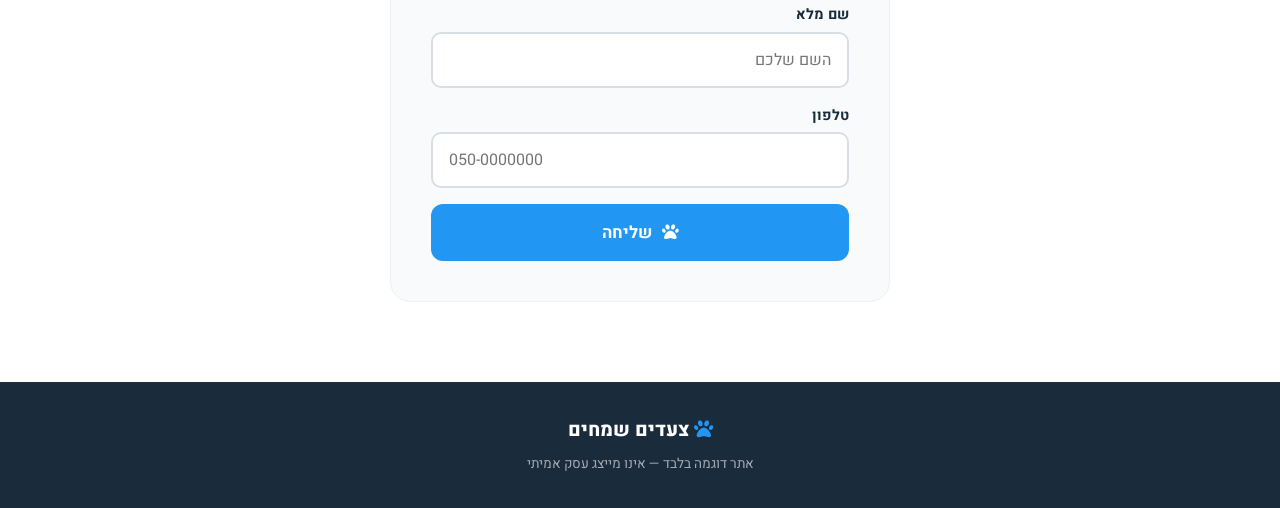
<file: demo-dog-walker/index.html>
<!DOCTYPE html>
<html lang="he" dir="rtl">
<head>
<meta charset="UTF-8">
<meta name="viewport" content="width=device-width, initial-scale=1.0">
<title>צעדים שמחים — שירותי דוג ווקר</title>
<link rel="preconnect" href="https://fonts.googleapis.com">
<link href="https://fonts.googleapis.com/css2?family=Heebo:wght@300;400;500;600;700;800;900&family=Playfair+Display:ital,wght@0,400;0,700;1,400&display=swap" rel="stylesheet">
<link rel="stylesheet" href="https://cdnjs.cloudflare.com/ajax/libs/font-awesome/6.5.1/css/all.min.css">
<style>
*{margin:0;padding:0;box-sizing:border-box}
:root{--blue:#2196F3;--blue-light:#E3F2FD;--blue-dark:#1565C0;--blue-50:#BBDEFB;--white:#FFFFFF;--gray-50:#F8FAFB;--gray-100:#EEF2F5;--gray-200:#D8DEE4;--text-dark:#1A2B3C;--text-medium:#4A5E72;--text-light:#7A8EA0;--radius:14px;--shadow:0 2px 16px rgba(33,150,243,0.08);--shadow-lg:0 8px 40px rgba(33,150,243,0.12)}
body{font-family:'Heebo',sans-serif;background:var(--white);color:var(--text-dark);padding-top:40px;overflow-x:hidden;line-height:1.7}
.demo-banner{position:fixed;top:0;left:0;right:0;z-index:99999;background:#E31E24;text-align:center;padding:8px 16px;font-family:Heebo,sans-serif;font-size:0.82rem;font-weight:500;color:#fff;direction:rtl}
.demo-banner a{color:#fff;text-decoration:underline;font-weight:700}

h1,h2,h3{font-family:'Heebo',sans-serif;font-weight:800}
h1{font-size:clamp(2.4rem,5.5vw,4rem);line-height:1.15;letter-spacing:-0.02em}
h2{font-size:clamp(1.8rem,4vw,2.8rem);line-height:1.2}
h3{font-size:1.25rem;font-weight:700}
p{color:var(--text-medium);font-size:1.05rem}
.tag{display:inline-flex;align-items:center;gap:6px;background:var(--blue-light);color:var(--blue);font-size:0.82rem;font-weight:700;padding:6px 16px;border-radius:8px;margin-bottom:1.2rem}

/* NAV */
nav{position:fixed;top:40px;left:0;right:0;z-index:9999;background:rgba(255,255,255,0.95);backdrop-filter:blur(20px);border-bottom:1px solid var(--gray-100);transition:all 0.3s}
.nav-inner{max-width:1200px;margin:0 auto;display:flex;align-items:center;justify-content:space-between;height:68px;padding:0 2rem}
.logo{display:flex;align-items:center;gap:10px;font-size:1.4rem;font-weight:800;color:var(--text-dark)}
.logo i{color:var(--blue);font-size:1.6rem}
.logo span{color:var(--blue)}
nav ul{display:flex;list-style:none;gap:2.5rem}
nav ul li a{font-size:0.9rem;font-weight:600;color:var(--text-medium);text-decoration:none;transition:color 0.3s}
nav ul li a:hover{color:var(--blue)}
.nav-cta{background:var(--blue);color:var(--white)!important;padding:10px 24px;border-radius:10px;transition:all 0.3s!important}
.nav-cta:hover{background:var(--blue-dark)!important;color:var(--white)!important}
.menu-toggle{display:none;background:none;border:none;font-size:1.5rem;color:var(--blue);cursor:pointer}
@media(max-width:768px){
nav ul{display:none;position:absolute;top:68px;right:0;left:0;background:var(--white);flex-direction:column;padding:1.5rem 2rem;gap:1rem;box-shadow:var(--shadow)}
nav ul.active{display:flex}
.menu-toggle{display:block}
.nav-cta{text-align:center}
}

/* HERO */
.hero{padding:140px 2rem 60px;background:linear-gradient(180deg,var(--blue-light) 0%,var(--white) 100%);position:relative;overflow:hidden}
.hero::before{content:'';position:absolute;top:-60%;right:-20%;width:600px;height:600px;background:radial-gradient(circle,rgba(33,150,243,0.08) 0%,transparent 70%);border-radius:50%}
.hero-inner{max-width:1200px;margin:0 auto;display:grid;grid-template-columns:1.1fr 1fr;gap:3rem;align-items:center}
.hero h1{margin-bottom:1rem}
.hero h1 .highlight{position:relative;color:var(--blue)}
.hero h1 .highlight::after{content:'';position:absolute;bottom:4px;right:0;left:0;height:8px;background:var(--blue-50);border-radius:4px;z-index:-1}
.hero p{font-size:1.2rem;margin-bottom:2rem;max-width:520px}
.hero-img{position:relative}
.hero-img img{width:100%;border-radius:24px;box-shadow:var(--shadow-lg);display:block}
.hero-img .float-badge{position:absolute;background:var(--white);padding:12px 20px;border-radius:12px;box-shadow:var(--shadow-lg);display:flex;align-items:center;gap:10px;font-weight:700;font-size:0.95rem}
.hero-img .float-badge.top{top:-12px;left:20px}
.hero-img .float-badge.bottom{bottom:20px;right:-10px}
.float-badge i{color:var(--blue);font-size:1.3rem}
.btn{display:inline-flex;align-items:center;gap:10px;padding:16px 36px;border-radius:12px;font-size:1.05rem;font-weight:700;text-decoration:none;transition:all 0.3s;border:none;cursor:pointer;font-family:'Heebo',sans-serif}
.btn-blue{background:var(--blue);color:var(--white)}
.btn-blue:hover{background:var(--blue-dark);transform:translateY(-2px);box-shadow:0 6px 20px rgba(33,150,243,0.3)}
.btn-white{background:var(--white);color:var(--blue);border:2px solid var(--gray-200)}
.btn-white:hover{border-color:var(--blue)}
.hero-btns{display:flex;gap:1rem;flex-wrap:wrap}
.trust-row{display:flex;align-items:center;gap:2rem;margin-top:2.5rem;font-size:0.9rem;color:var(--text-light)}
.trust-row .stars{color:#F59E0B}
@media(max-width:768px){
.hero-inner{grid-template-columns:1fr;text-align:center}
.hero-img{order:-1}
.hero p{margin-left:auto;margin-right:auto}
.hero-btns{justify-content:center}
.trust-row{justify-content:center}
.float-badge{display:none!important}
}

/* SECTIONS */
section{padding:80px 2rem}
.container{max-width:1100px;margin:0 auto}
.text-center{text-align:center}
.mb-4{margin-bottom:3rem}

/* PROBLEM */
.problem{background:var(--white)}
.problem-cards{display:grid;grid-template-columns:repeat(3,1fr);gap:1.5rem}
.p-card{background:var(--gray-50);border:1px solid var(--gray-100);padding:2rem;border-radius:var(--radius);transition:all 0.3s}
.p-card:hover{border-color:var(--blue-50);background:var(--blue-light)}
.p-card-icon{width:52px;height:52px;background:var(--blue-light);border-radius:12px;display:flex;align-items:center;justify-content:center;font-size:1.3rem;color:var(--blue);margin-bottom:1.2rem}
.p-card h3{margin-bottom:0.5rem}
@media(max-width:768px){.problem-cards{grid-template-columns:1fr}}

/* SOLUTION */
.solution{background:var(--gray-50)}
.sol-grid{display:grid;grid-template-columns:1fr 1fr;gap:4rem;align-items:center}
.sol-img img{width:100%;border-radius:20px;box-shadow:var(--shadow)}
.sol-features{display:grid;gap:1.2rem}
.sol-feat{display:flex;gap:14px;align-items:flex-start}
.sol-feat-icon{width:44px;height:44px;min-width:44px;background:var(--blue);border-radius:10px;display:flex;align-items:center;justify-content:center;color:var(--white);font-size:1rem}
.sol-feat h3{font-size:1.05rem;margin-bottom:2px}
.sol-feat p{font-size:0.92rem}
@media(max-width:768px){.sol-grid{grid-template-columns:1fr}}

/* ABOUT */
.about{background:var(--white)}
.about-flex{display:flex;gap:3rem;align-items:center}
.about-avatar{width:200px;min-width:200px;height:200px;border-radius:50%;overflow:hidden;border:4px solid var(--blue-light);box-shadow:var(--shadow)}
.about-avatar img{width:100%;height:100%;object-fit:cover}
.about-nums{display:flex;gap:2.5rem;margin-top:1.5rem}
.about-num .val{font-size:2rem;font-weight:800;color:var(--blue)}
.about-num .lbl{font-size:0.85rem;color:var(--text-light)}
@media(max-width:768px){.about-flex{flex-direction:column;text-align:center}.about-nums{justify-content:center}}

/* SERVICES */
.services{background:var(--gray-50)}
.svc-grid{display:grid;grid-template-columns:repeat(3,1fr);gap:1.5rem}
.svc-card{background:var(--white);border:1px solid var(--gray-100);border-radius:var(--radius);padding:2rem;transition:all 0.3s;position:relative}
.svc-card:hover{box-shadow:var(--shadow-lg);transform:translateY(-4px)}
.svc-card.featured{border-color:var(--blue);box-shadow:var(--shadow)}
.svc-card.featured::after{content:'הכי פופולרי';position:absolute;top:-12px;right:20px;background:var(--blue);color:var(--white);padding:4px 16px;border-radius:8px;font-size:0.8rem;font-weight:700}
.svc-card h3{margin-bottom:0.4rem}
.svc-price{font-size:2.2rem;font-weight:800;color:var(--blue);margin:0.8rem 0 0.4rem}
.svc-price span{font-size:0.85rem;font-weight:400;color:var(--text-light)}
.svc-list{list-style:none;margin-top:1rem}
.svc-list li{padding:5px 0;display:flex;align-items:center;gap:8px;font-size:0.95rem;color:var(--text-medium)}
.svc-list li i{color:var(--blue);font-size:0.8rem}
@media(max-width:768px){.svc-grid{grid-template-columns:1fr}}

/* TESTIMONIALS */
.testimonials{background:var(--white)}
.test-grid{display:grid;grid-template-columns:repeat(3,1fr);gap:1.5rem}
.test-card{background:var(--gray-50);border:1px solid var(--gray-100);border-radius:var(--radius);padding:2rem}
.test-card .stars{color:#F59E0B;margin-bottom:0.8rem}
.test-card blockquote{font-size:1rem;color:var(--text-medium);margin-bottom:1rem;font-style:italic;line-height:1.8}
.test-card .name{font-weight:700;font-size:0.95rem}
.test-card .info{font-size:0.82rem;color:var(--text-light)}
@media(max-width:768px){.test-grid{grid-template-columns:1fr}}

/* FAQ */
.faq{background:var(--gray-50)}
.faq-items{max-width:720px;margin:0 auto}
.faq-item{background:var(--white);border:1px solid var(--gray-100);border-radius:var(--radius);margin-bottom:0.8rem;overflow:hidden}
.faq-q{display:flex;justify-content:space-between;align-items:center;padding:1.2rem 1.5rem;cursor:pointer;font-weight:700;font-size:1rem;transition:color 0.3s}
.faq-q:hover{color:var(--blue)}
.faq-q i{color:var(--blue);transition:transform 0.3s;font-size:0.85rem}
.faq-q.active i{transform:rotate(45deg)}
.faq-a{max-height:0;overflow:hidden;transition:all 0.4s ease;padding:0 1.5rem}
.faq-a.active{max-height:200px;padding:0 1.5rem 1.2rem}

/* CONTACT */
.contact{background:var(--white)}
.contact-card{max-width:500px;margin:0 auto;background:var(--gray-50);border:1px solid var(--gray-100);border-radius:20px;padding:2.5rem}
.contact-card .form-group{margin-bottom:1rem}
.contact-card label{display:block;font-weight:700;font-size:0.9rem;margin-bottom:4px}
.contact-card input{width:100%;padding:14px 16px;border:2px solid var(--gray-200);border-radius:10px;font-size:1rem;font-family:'Heebo',sans-serif;background:var(--white);outline:none;transition:border-color 0.3s}
.contact-card input:focus{border-color:var(--blue)}
.contact-card .btn{width:100%;justify-content:center}

/* FOOTER */
footer{background:var(--text-dark);color:var(--white);text-align:center;padding:2rem}
footer .brand{font-size:1.2rem;font-weight:800;margin-bottom:0.4rem}
footer .brand i{color:var(--blue)}
footer p{font-size:0.85rem;opacity:0.6;color:var(--white)}

/* ANIMATIONS */
.anim{opacity:0;transform:translateY(28px);transition:opacity 0.6s ease,transform 0.6s ease}
.anim.show{opacity:1;transform:translateY(0)}
.anim-right{opacity:0;transform:translateX(-28px);transition:opacity 0.6s ease,transform 0.6s ease}
.anim-right.show{opacity:1;transform:translateX(0)}
.anim-left{opacity:0;transform:translateX(28px);transition:opacity 0.6s ease,transform 0.6s ease}
.anim-left.show{opacity:1;transform:translateX(0)}
.anim-scale{opacity:0;transform:scale(0.92);transition:opacity 0.5s ease,transform 0.5s ease}
.anim-scale.show{opacity:1;transform:scale(1)}
</style>
</head>
<body>
<div class="demo-banner">זהו אתר הדגמה לצורך המחשה בלבד · <a href="https://leeon-ai.com">חזרו לאתר Leeon.AI ←</a></div>

<nav>
<div class="nav-inner">
<div class="logo"><i class="fas fa-paw"></i> צעדים <span>שמחים</span></div>
<button class="menu-toggle" onclick="document.querySelector('nav ul').classList.toggle('active')"><i class="fas fa-bars"></i></button>
<ul>
<li><a href="#about">אודות</a></li>
<li><a href="#services">שירותים</a></li>
<li><a href="#testimonials">המלצות</a></li>
<li><a href="#faq">שאלות</a></li>
<li><a href="#contact" class="nav-cta">צרו קשר</a></li>
</ul>
</div>
</nav>

<!-- HERO -->
<section class="hero">
<div class="hero-inner">
<div class="anim-right">
<div class="tag"><i class="fas fa-heart"></i> שירות דוג ווקר #1 במרכז</div>
<h1>הכלב שלכם <span class="highlight">שמח יותר</span> כשהוא מטייל</h1>
<p>שירותי טיול כלבים מקצועיים, אוהבים ואמינים. כי הכלב שלכם מגיע רק לטוב ביותר.</p>
<div class="hero-btns">
<a href="#contact" class="btn btn-blue"><i class="fas fa-phone"></i> קבעו טיול ניסיון</a>
<a href="#services" class="btn btn-white">השירותים שלנו</a>
</div>
<div class="trust-row">
<span class="stars"><i class="fas fa-star"></i><i class="fas fa-star"></i><i class="fas fa-star"></i><i class="fas fa-star"></i><i class="fas fa-star"></i></span>
<span>4.9/5 מתוך 200+ ביקורות</span>
</div>
</div>
<div class="hero-img anim-left">
<img src="hero.jpg" alt="דוג ווקר מקצועי">
<div class="float-badge top"><i class="fas fa-shield-heart"></i> מבוטח ומורשה</div>
<div class="float-badge bottom"><i class="fas fa-location-dot"></i> אזור המרכז</div>
</div>
</div>
</section>

<!-- PROBLEM -->
<section class="problem">
<div class="container">
<div class="text-center mb-4 anim">
<div class="tag">הבעיה</div>
<h2>למה הכלב שלכם צריך טיולים מקצועיים?</h2>
<p>כלב שלא מקבל מספיק פעילות גופנית מפתח בעיות התנהגות ובריאות</p>
</div>
<div class="problem-cards">
<div class="p-card anim">
<div class="p-card-icon"><i class="fas fa-clock"></i></div>
<h3>חוסר זמן</h3>
<p>עבודה, ילדים, משימות — לפעמים פשוט אין מספיק שעות ביום לטיול ארוך</p>
</div>
<div class="p-card anim" style="transition-delay:0.1s">
<div class="p-card-icon"><i class="fas fa-bolt"></i></div>
<h3>אנרגיה עודפת</h3>
<p>כלב עם אנרגיה מצטברת הופך לכלב הרסני — רהיטים, נעליים, ושכנים עצבניים</p>
</div>
<div class="p-card anim" style="transition-delay:0.2s">
<div class="p-card-icon"><i class="fas fa-heart-crack"></i></div>
<h3>תחושת אשמה</h3>
<p>אתם יודעים שהוא צריך יותר, אבל המציאות לא תמיד מאפשרת. זה בסדר — אנחנו כאן</p>
</div>
</div>
</div>
</section>

<!-- SOLUTION -->
<section class="solution" id="solution">
<div class="container">
<div class="text-center mb-4 anim">
<div class="tag">הפתרון</div>
<h2>טיולים שהכלב שלכם יאהב</h2>
</div>
<div class="sol-grid">
<div class="sol-img anim-scale">
<img src="dogs-playing.jpg" alt="כלבים שמחים בטיול">
</div>
<div class="sol-features anim-right">
<div class="sol-feat">
<div class="sol-feat-icon"><i class="fas fa-route"></i></div>
<div><h3>טיולים מותאמים אישית</h3><p>כל כלב מקבל מסלול שמתאים לגיל, גזע ורמת אנרגיה שלו</p></div>
</div>
<div class="sol-feat">
<div class="sol-feat-icon"><i class="fas fa-camera"></i></div>
<div><h3>עדכונים בזמן אמת</h3><p>תמונות וסיכום מכל טיול ישירות לוואטסאפ שלכם</p></div>
</div>
<div class="sol-feat">
<div class="sol-feat-icon"><i class="fas fa-users"></i></div>
<div><h3>קבוצות קטנות</h3><p>עד 4 כלבים בטיול — תשומת לב אישית מובטחת</p></div>
</div>
<div class="sol-feat">
<div class="sol-feat-icon"><i class="fas fa-shield-halved"></i></div>
<div><h3>ביטוח מלא</h3><p>מבוטחים בביטוח צד ג׳ מקיף ובעלי רישיון עסק</p></div>
</div>
</div>
</div>
</div>
</section>

<!-- ABOUT -->
<section class="about" id="about">
<div class="container">
<div class="text-center mb-4 anim">
<div class="tag">אודות</div>
<h2>הכירו את הצוות</h2>
</div>
<div class="about-flex anim">
<div class="about-avatar">
<img src="hero.jpg" alt="דני - מייסד צעדים שמחים">
</div>
<div>
<h3 style="font-size:1.4rem;margin-bottom:0.3rem">דני אברהמי</h3>
<p style="color:var(--blue);font-weight:600;margin-bottom:0.8rem">מייסד ודוג ווקר ראשי</p>
<p>דני הוא חובב כלבים מילדות, עם הכשרה מקצועית בהתנהגות בע״ח והתמחות בטיפול בכלבים. אחרי שנים בתחום הוטרינריה, הקים את ״צעדים שמחים״ מתוך אהבה אמיתית לכלבים ורצון לתת שירות ברמה אחרת.</p>
<div class="about-nums">
<div class="about-num"><div class="val">5+</div><div class="lbl">שנות ניסיון</div></div>
<div class="about-num"><div class="val">300+</div><div class="lbl">כלבים מרוצים</div></div>
<div class="about-num"><div class="val">15K+</div><div class="lbl">טיולים שבוצעו</div></div>
</div>
</div>
</div>
</div>
</section>

<!-- SERVICES -->
<section class="services" id="services">
<div class="container">
<div class="text-center mb-4 anim">
<div class="tag">שירותים</div>
<h2>חבילות טיול לכל צורך</h2>
</div>
<div class="svc-grid">
<div class="svc-card anim">
<h3>טיול בודד</h3>
<p>טיול חד-פעמי של 45 דקות</p>
<div class="svc-price">₪65 <span>/ טיול</span></div>
<ul class="svc-list">
<li><i class="fas fa-check"></i> 45 דקות טיול</li>
<li><i class="fas fa-check"></i> איסוף והחזרה מהבית</li>
<li><i class="fas fa-check"></i> עדכון בוואטסאפ</li>
<li><i class="fas fa-check"></i> מים ופינוקים</li>
</ul>
</div>
<div class="svc-card featured anim" style="transition-delay:0.1s">
<h3>מנוי חודשי</h3>
<p>5 טיולים בשבוע — הכלב הכי שמח בשכונה</p>
<div class="svc-price">₪1,100 <span>/ חודש</span></div>
<ul class="svc-list">
<li><i class="fas fa-check"></i> 5 טיולים שבועיים</li>
<li><i class="fas fa-check"></i> 60 דקות כל טיול</li>
<li><i class="fas fa-check"></i> דו״ח שבועי מפורט</li>
<li><i class="fas fa-check"></i> גמישות בימים ושעות</li>
<li><i class="fas fa-check"></i> 10% הנחה על שירותים נוספים</li>
</ul>
</div>
<div class="svc-card anim" style="transition-delay:0.2s">
<h3>דוג סיטינג</h3>
<p>שמירה על הכלב בבית שלכם</p>
<div class="svc-price">₪180 <span>/ יום</span></div>
<ul class="svc-list">
<li><i class="fas fa-check"></i> 3 ביקורים ביום</li>
<li><i class="fas fa-check"></i> האכלה וטיפול</li>
<li><i class="fas fa-check"></i> טיולים כלולים</li>
<li><i class="fas fa-check"></i> עדכונים שוטפים</li>
</ul>
</div>
</div>
</div>
</section>

<!-- TESTIMONIALS -->
<section class="testimonials" id="testimonials">
<div class="container">
<div class="text-center mb-4 anim">
<div class="tag">המלצות</div>
<h2>מה אומרים הלקוחות</h2>
</div>
<div class="test-grid">
<div class="test-card anim">
<div class="stars"><i class="fas fa-star"></i><i class="fas fa-star"></i><i class="fas fa-star"></i><i class="fas fa-star"></i><i class="fas fa-star"></i></div>
<blockquote>״מאז שדני מטייל עם רקסי, הכלב שלי הפך לכלב אחר. רגוע בבית, שמח, ופשוט פורח. ממליצה מכל הלב!״</blockquote>
<div class="name">ליאת גולדברג</div>
<div class="info">בעלת לברדור, רמת גן</div>
</div>
<div class="test-card anim" style="transition-delay:0.1s">
<div class="stars"><i class="fas fa-star"></i><i class="fas fa-star"></i><i class="fas fa-star"></i><i class="fas fa-star"></i><i class="fas fa-star"></i></div>
<blockquote>״התמונות שאני מקבלת מהטיולים ממיסות לי את הלב. רואים שהכלבים באמת נהנים. שירות מקצועי ואמין.״</blockquote>
<div class="name">תומר ברק</div>
<div class="info">בעל בורדר קולי, תל אביב</div>
</div>
<div class="test-card anim" style="transition-delay:0.2s">
<div class="stars"><i class="fas fa-star"></i><i class="fas fa-star"></i><i class="fas fa-star"></i><i class="fas fa-star"></i><i class="fas fa-star"></i></div>
<blockquote>״עברנו כמה דוג ווקרים ואף אחד לא התקרב לרמת השירות של צעדים שמחים. דני פשוט חי ונושם כלבים!״</blockquote>
<div class="name">מיה כהן</div>
<div class="info">בעלת שני כלבים, גבעתיים</div>
</div>
</div>
</div>
</section>

<!-- FAQ -->
<section class="faq" id="faq">
<div class="container">
<div class="text-center mb-4 anim">
<div class="tag">שאלות נפוצות</div>
<h2>שאלות ותשובות</h2>
</div>
<div class="faq-items">
<div class="faq-item anim">
<div class="faq-q" onclick="toggleFaq(this)">באילו אזורים אתם פועלים? <i class="fas fa-plus"></i></div>
<div class="faq-a"><p>אנחנו פועלים בתל אביב, רמת גן, גבעתיים, בני ברק ורמת השרון. בודקים התרחבות נוספת בקרוב!</p></div>
</div>
<div class="faq-item anim">
<div class="faq-q" onclick="toggleFaq(this)">האם הכלב שלי ילך עם כלבים אחרים? <i class="fas fa-plus"></i></div>
<div class="faq-a"><p>כן, בקבוצות של עד 4 כלבים. אנחנו מקפידים על התאמה בין הכלבים מבחינת גודל, גיל וטמפרמנט.</p></div>
</div>
<div class="faq-item anim">
<div class="faq-q" onclick="toggleFaq(this)">מה קורה במזג אוויר גרוע? <i class="fas fa-plus"></i></div>
<div class="faq-a"><p>בגשם קל אנחנו מטיילים כרגיל. בסערות חריגות נציע ביקור בית חלופי עם משחקים והעשרה.</p></div>
</div>
<div class="faq-item anim">
<div class="faq-q" onclick="toggleFaq(this)">האם יש טיול ניסיון? <i class="fas fa-plus"></i></div>
<div class="faq-a"><p>בהחלט! הטיול הראשון הוא חינם ומיועד להכרות הדדית — שלנו עם הכלב ושלכם עם השירות.</p></div>
</div>
<div class="faq-item anim">
<div class="faq-q" onclick="toggleFaq(this)">מה כלול בביטוח? <i class="fas fa-plus"></i></div>
<div class="faq-a"><p>אנחנו מבוטחים בביטוח צד ג׳ מקיף שמכסה את הכלב שלכם במהלך הטיול. בנוסף, כל הצוות בעל הכשרת עזרה ראשונה לבע״ח.</p></div>
</div>
</div>
</div>
</section>

<!-- CONTACT -->
<section class="contact" id="contact">
<div class="container">
<div class="text-center mb-4 anim">
<div class="tag">יצירת קשר</div>
<h2>רוצים לנסות? השאירו פרטים</h2>
<p>נחזור אליכם תוך כמה שעות לתיאום טיול ניסיון חינם</p>
</div>
<div class="contact-card anim-scale">
<div class="form-group">
<label for="name">שם מלא</label>
<input type="text" id="name" placeholder="השם שלכם">
</div>
<div class="form-group">
<label for="phone">טלפון</label>
<input type="tel" id="phone" placeholder="050-0000000">
</div>
<button class="btn btn-blue" onclick="alert('תודה! נחזור אליכם בהקדם 🐕')"><i class="fas fa-paw"></i> שליחה</button>
</div>
</div>
</section>

<footer>
<div class="brand"><i class="fas fa-paw"></i> צעדים שמחים</div>
<p>אתר דוגמה בלבד — אינו מייצג עסק אמיתי</p>
</footer>

<script>
function toggleFaq(el){const a=el.nextElementSibling;const w=el.classList.contains('active');document.querySelectorAll('.faq-q').forEach(q=>{q.classList.remove('active');q.nextElementSibling.classList.remove('active')});if(!w){el.classList.add('active');a.classList.add('active')}}
const obs=new IntersectionObserver(e=>{e.forEach(en=>{if(en.isIntersecting){en.target.classList.add('show');obs.unobserve(en.target)}})},{threshold:0.1,rootMargin:'0px 0px -30px 0px'});
document.querySelectorAll('.anim,.anim-right,.anim-left,.anim-scale').forEach(el=>obs.observe(el));
document.querySelectorAll('nav a[href^="#"]').forEach(a=>{a.addEventListener('click',e=>{e.preventDefault();const t=document.querySelector(a.getAttribute('href'));if(t){t.scrollIntoView({behavior:'smooth'});document.querySelector('nav ul').classList.remove('active')}})});
</script>
</body>
</html>
</file>
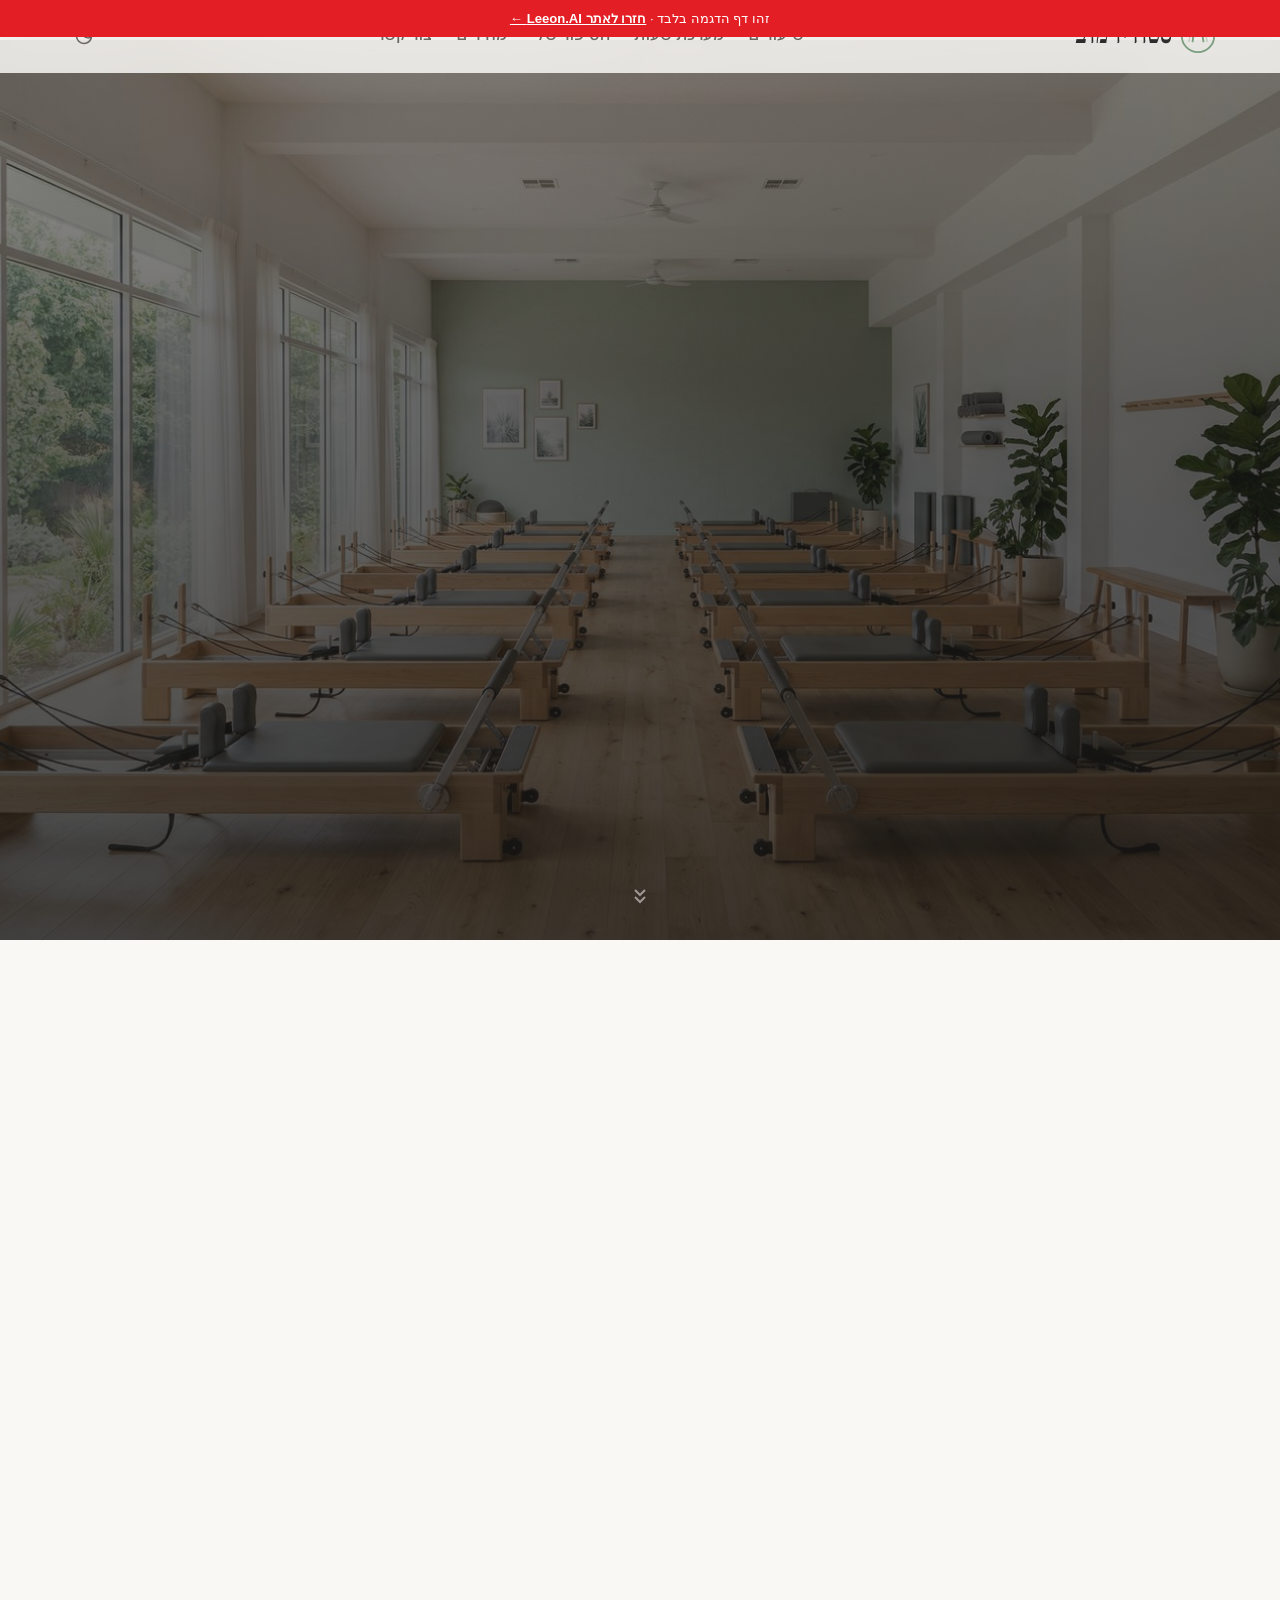
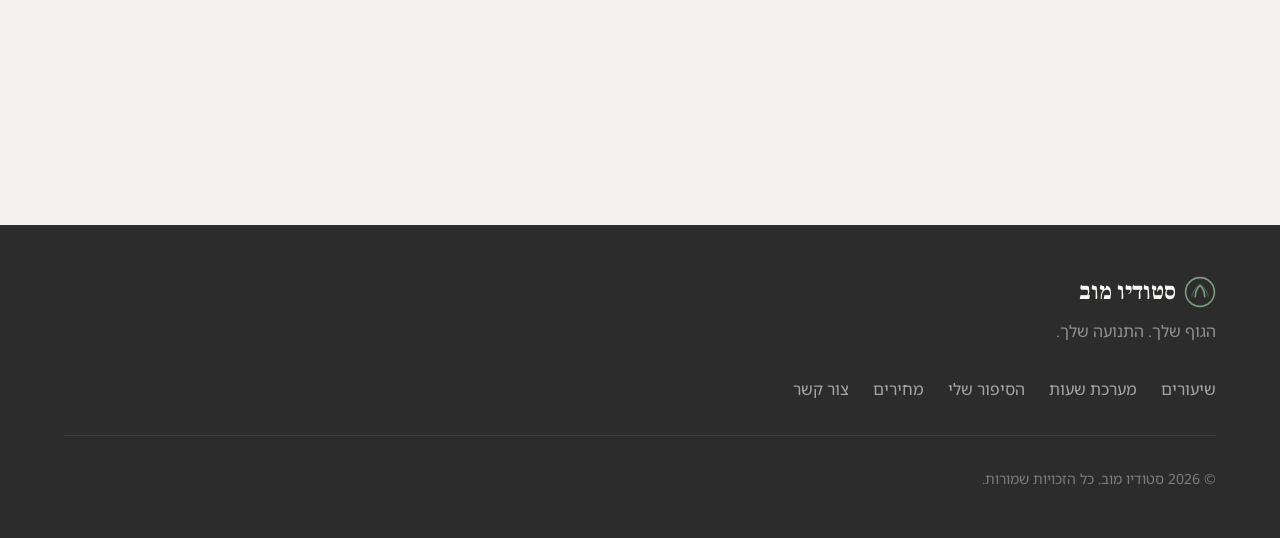
<file: demo-fitness/index.html>
<!DOCTYPE html>
<html lang="he" dir="rtl">
<head>
<!--
 / /   / __ \/ __ `__ \/ __ \/ / / / __/ _ \/ ___/
-->


<meta charset="UTF-8">
<meta name="viewport" content="width=device-width, initial-scale=1.0">
<title>סטודיו מוב | פילאטיס, יוגה ואימון אישי</title>
<meta name="description" content="סטודיו מוב - סטודיו בוטיק לפילאטיס רפורמר, יוגה ואימון אישי. שיעור ניסיון חינם. הצטרפו לקהילה שלנו.">
<meta property="og:title" content="סטודיו מוב | פילאטיס, יוגה ואימון אישי">
<meta property="og:description" content="הגוף שלך. התנועה שלך. סטודיו בוטיק לפילאטיס רפורמר, יוגה ואימון אישי.">

<link href="https://api.fontshare.com/v2/css?f[]=general-sans@400,500,600,700&display=swap" rel="stylesheet">
<link rel="preconnect" href="https://fonts.googleapis.com">
<link rel="preconnect" href="https://fonts.gstatic.com" crossorigin>
<link href="https://fonts.googleapis.com/css2?family=Noto+Sans+Hebrew:wght@300;400;500;600;700&family=Frank+Ruhl+Libre:wght@400;500;700&display=swap" rel="stylesheet">

<link rel="stylesheet" href="./style.css">
</head>
<body style="padding-top:40px;">
<div style="position:fixed;top:0;left:0;right:0;z-index:99999;background:#E31E24;text-align:center;padding:8px 16px;font-family:Heebo,sans-serif;font-size:0.82rem;font-weight:500;color:#fff;direction:rtl;">זהו דף הדגמה בלבד · <a href="https://leeon-ai.com" style="color:#fff;text-decoration:underline;font-weight:700;">חזרו לאתר Leeon.AI ←</a></div>

<!-- Skip Link -->
<a href="#main" class="skip-link">דלג לתוכן</a>

<!-- ═══════════════════════════════════════ HEADER ═══════════════════════════════════════ -->
<header class="header" id="header">
  <div class="header__inner">
    <a href="#hero" class="header__logo" aria-label="סטודיו מוב - חזרה לעמוד הראשי">
      <svg viewBox="0 0 40 40" width="36" height="36" fill="none" aria-hidden="true">
        <circle cx="20" cy="20" r="18" stroke="currentColor" stroke-width="2"/>
        <path d="M14 26 C14 16, 20 12, 20 12 C20 12, 26 16, 26 26" stroke="currentColor" stroke-width="2" stroke-linecap="round" fill="none"/>
        <path d="M10 26 C10 18, 20 10, 20 10 C20 10, 30 18, 30 26" stroke="currentColor" stroke-width="1.5" stroke-linecap="round" fill="none" opacity="0.4"/>
      </svg>
      <span>סטודיו מוב</span>
    </a>
    <nav class="header__nav" id="mainNav" aria-label="ניווט ראשי">
      <a href="#services" class="header__link">שיעורים</a>
      <a href="#schedule" class="header__link">מערכת שעות</a>
      <a href="#about" class="header__link">הסיפור שלי</a>
      <a href="#pricing" class="header__link">מחירים</a>
      <a href="#contact" class="header__link">צור קשר</a>
    </nav>
    <div class="header__actions">
      <button data-theme-toggle aria-label="החלף ערכת נושא" class="theme-toggle">
        <svg width="20" height="20" viewBox="0 0 24 24" fill="none" stroke="currentColor" stroke-width="2"><path d="M21 12.79A9 9 0 1 1 11.21 3 7 7 0 0 0 21 12.79z"/></svg>
      </button>
      <button class="burger" id="burger" aria-label="תפריט" aria-expanded="false">
        <span></span><span></span><span></span>
      </button>
    </div>
  </div>
</header>

<!-- Mobile Nav Overlay -->
<div class="mobile-nav" id="mobileNav" aria-hidden="true">
  <nav class="mobile-nav__inner">
    <a href="#services">שיעורים</a>
    <a href="#schedule">מערכת שעות</a>
    <a href="#about">הסיפור שלי</a>
    <a href="#pricing">מחירים</a>
    <a href="#contact">צור קשר</a>
    <a href="#contact" class="btn btn--primary btn--mobile-cta">לשיעור ניסיון חינם</a>
  </nav>
</div>

<main id="main">

<!-- ═══════════════════════════════════════ HERO ═══════════════════════════════════════ -->
<section class="hero" id="hero">
  <div class="hero__bg">
    <img src="./assets/hero.jpg" alt="סטודיו פילאטיס מואר עם מכשירי רפורמר" loading="eager" width="1600" height="900">
    <div class="hero__overlay"></div>
  </div>
  <div class="hero__content fade-in">
    <p class="hero__eyebrow">סטודיו מוב — פילאטיס · יוגה · אימון אישי</p>
    <h1 class="hero__title">הגוף שלך.<br>התנועה שלך.</h1>
    <p class="hero__subtitle">סטודיו בוטיק שבו כל אימון מותאם אלייך — בסביבה חמה, מקצועית ומזמינה.</p>
    <div class="hero__cta">
      <a href="#contact" class="btn btn--primary btn--lg">לשיעור ניסיון חינם</a>
      <a href="#services" class="btn btn--ghost btn--lg">גלו את השיעורים</a>
    </div>
  </div>
  <div class="hero__scroll-hint" aria-hidden="true">
    <svg width="24" height="24" viewBox="0 0 24 24" fill="none" stroke="currentColor" stroke-width="2"><path d="M7 13l5 5 5-5M7 6l5 5 5-5"/></svg>
  </div>
</section>

<!-- ═══════════════════════════════════════ SERVICES ═══════════════════════════════════════ -->
<section class="services section" id="services">
  <div class="container">
    <div class="section__header fade-in">
      <p class="section__eyebrow">מה מחכה לכם</p>
      <h2 class="section__title">השיעורים שלנו</h2>
    </div>

    <div class="services__grid">
      <!-- Large feature card -->
      <div class="services__feature fade-in">
        <div class="services__feature-img">
          <img src="./assets/reformer.jpg" alt="אישה מתאמנת על מכשיר רפורמר פילאטיס" loading="lazy" width="800" height="450">
        </div>
        <div class="services__feature-content">
          <span class="services__tag">השיעור הפופולרי</span>
          <h3>פילאטיס רפורמר</h3>
          <p>אימון מדויק על מכשירי רפורמר מקצועיים. שיפור גמישות, חיזוק שרירי הליבה ויציבה נכונה. מתאים לכל הרמות — ממתחילים ועד מתקדמים.</p>
          <ul class="services__details" role="list">
            <li>קבוצות קטנות עד 8 משתתפים</li>
            <li>50 דקות לשיעור</li>
            <li>מכשירי Balanced Body</li>
          </ul>
        </div>
      </div>

      <!-- Two smaller cards -->
      <div class="services__card fade-in">
        <div class="services__card-img">
          <img src="./assets/yoga.jpg" alt="שיעור יוגה בסטודיו מואר" loading="lazy" width="600" height="450">
        </div>
        <div class="services__card-content">
          <h3>יוגה ויניאסה</h3>
          <p>תרגול זורם המשלב נשימה ותנועה. שיפור גמישות, שחרור מתחים ומציאת שקט פנימי.</p>
          <span class="services__meta">60 דקות · כל הרמות</span>
        </div>
      </div>

      <div class="services__card fade-in">
        <div class="services__card-img">
          <img src="./assets/training.jpg" alt="אימון אישי בסטודיו" loading="lazy" width="600" height="450">
        </div>
        <div class="services__card-content">
          <h3>אימון אישי</h3>
          <p>תוכנית אימון מותאמת אישית לצרכים שלך. ליווי צמוד, תזונה נכונה ומוטיבציה.</p>
          <span class="services__meta">45 דקות · תוכנית מותאמת</span>
        </div>
      </div>
    </div>
  </div>
</section>

<!-- ═══════════════════════════════════════ SCHEDULE ═══════════════════════════════════════ -->
<section class="schedule section section--alt" id="schedule">
  <div class="container">
    <div class="section__header fade-in">
      <p class="section__eyebrow">מתי נתראה</p>
      <h2 class="section__title">מערכת שעות</h2>
    </div>

    <div class="schedule__wrapper fade-in">
      <div class="schedule__table-wrap">
        <table class="schedule__table">
          <thead>
            <tr>
              <th>שעה</th>
              <th>ראשון</th>
              <th>שני</th>
              <th>שלישי</th>
              <th>רביעי</th>
              <th>חמישי</th>
            </tr>
          </thead>
          <tbody>
            <tr>
              <td class="schedule__time">08:00</td>
              <td><span class="schedule__class schedule__class--reformer">רפורמר בוקר</span></td>
              <td><span class="schedule__class schedule__class--yoga">יוגה זורמת</span></td>
              <td><span class="schedule__class schedule__class--reformer">רפורמר בוקר</span></td>
              <td><span class="schedule__class schedule__class--yoga">יוגה זורמת</span></td>
              <td><span class="schedule__class schedule__class--reformer">רפורמר בוקר</span></td>
            </tr>
            <tr>
              <td class="schedule__time">09:15</td>
              <td><span class="schedule__class schedule__class--yoga">יוגה עדינה</span></td>
              <td><span class="schedule__class schedule__class--reformer">רפורמר מתקדמים</span></td>
              <td></td>
              <td><span class="schedule__class schedule__class--reformer">רפורמר מתקדמים</span></td>
              <td><span class="schedule__class schedule__class--yoga">יוגה עדינה</span></td>
            </tr>
            <tr>
              <td class="schedule__time">10:30</td>
              <td><span class="schedule__class schedule__class--reformer">רפורמר מתחילים</span></td>
              <td></td>
              <td><span class="schedule__class schedule__class--yoga">יוגה ויניאסה</span></td>
              <td></td>
              <td><span class="schedule__class schedule__class--reformer">רפורמר מתחילים</span></td>
            </tr>
            <tr>
              <td class="schedule__time">17:00</td>
              <td><span class="schedule__class schedule__class--reformer">רפורמר ערב</span></td>
              <td><span class="schedule__class schedule__class--training">אימון פונקציונלי</span></td>
              <td><span class="schedule__class schedule__class--reformer">רפורמר ערב</span></td>
              <td><span class="schedule__class schedule__class--training">אימון פונקציונלי</span></td>
              <td></td>
            </tr>
            <tr>
              <td class="schedule__time">18:15</td>
              <td><span class="schedule__class schedule__class--yoga">יוגה ויניאסה</span></td>
              <td><span class="schedule__class schedule__class--reformer">רפורמר ערב</span></td>
              <td><span class="schedule__class schedule__class--yoga">יוגה ערב</span></td>
              <td><span class="schedule__class schedule__class--reformer">רפורמר ערב</span></td>
              <td></td>
            </tr>
            <tr>
              <td class="schedule__time">19:30</td>
              <td><span class="schedule__class schedule__class--reformer">רפורמר מתקדמים</span></td>
              <td><span class="schedule__class schedule__class--yoga">יוגה שיקומית</span></td>
              <td><span class="schedule__class schedule__class--reformer">רפורמר מתקדמים</span></td>
              <td></td>
              <td></td>
            </tr>
          </tbody>
        </table>
      </div>
      <div class="schedule__legend">
        <span class="schedule__legend-item"><span class="schedule__dot schedule__dot--reformer"></span>פילאטיס רפורמר</span>
        <span class="schedule__legend-item"><span class="schedule__dot schedule__dot--yoga"></span>יוגה</span>
        <span class="schedule__legend-item"><span class="schedule__dot schedule__dot--training"></span>אימון פונקציונלי</span>
      </div>
    </div>
  </div>
</section>

<!-- ═══════════════════════════════════════ ABOUT ═══════════════════════════════════════ -->
<section class="about section" id="about">
  <div class="container">
    <div class="about__grid">
      <div class="about__image fade-in">
        <img src="./assets/trainer.jpg" alt="נועה לוי - מדריכת פילאטיס ויוגה" loading="lazy" width="600" height="800">
      </div>
      <div class="about__content fade-in">
        <p class="section__eyebrow">הסיפור שלי</p>
        <h2 class="section__title">נועה לוי</h2>
        <p class="about__lead">מדריכת פילאטיס מוסמכת, מורת יוגה ומאמנת כושר אישית עם למעלה מ-12 שנות ניסיון.</p>
        <p>הדרך שלי התחילה כשהייתי רקדנית — פציעה קשה בגב הכריחה אותי לעצור. דווקא דרך הפילאטיס מצאתי את הדרך חזרה לתנועה, ומאז לא הפסקתי. הבנתי שהגוף שלנו חכם, ושכל מה שהוא צריך זה את הכלים הנכונים.</p>
        <p>אני מאמינה שאימון טוב הוא כזה שגורם לך להרגיש חזק ומסוגל — לא רק בסטודיו, אלא בחיים. הקמתי את סטודיו מוב כדי ליצור מקום שבו כל אחד ירגיש בבית.</p>
        <div class="about__stats">
          <div class="about__stat">
            <span class="about__stat-num">12+</span>
            <span class="about__stat-label">שנות ניסיון</span>
          </div>
          <div class="about__stat">
            <span class="about__stat-num">3,000+</span>
            <span class="about__stat-label">שיעורים</span>
          </div>
          <div class="about__stat">
            <span class="about__stat-num">500+</span>
            <span class="about__stat-label">מתאמנים</span>
          </div>
        </div>
      </div>
    </div>
  </div>
</section>

<!-- ═══════════════════════════════════════ TESTIMONIALS ═══════════════════════════════════════ -->
<section class="testimonials section section--alt" id="testimonials">
  <div class="container">
    <div class="section__header fade-in">
      <p class="section__eyebrow">מה אומרים עלינו</p>
      <h2 class="section__title">המתאמנים שלנו</h2>
    </div>

    <div class="testimonials__grid">
      <blockquote class="testimonial fade-in">
        <div class="testimonial__stars" aria-label="5 כוכבים">★★★★★</div>
        <p class="testimonial__text">״אחרי שנים של כאבי גב כרוניים, שלושה חודשים של פילאטיס רפורמר אצל נועה שינו לי את החיים. היציבה שלי השתפרה דרמטית והכאבים כמעט נעלמו.״</p>
        <footer class="testimonial__author">
          <span class="testimonial__name">מיכל כ.</span>
          <span class="testimonial__role">מתאמנת כבר שנתיים</span>
        </footer>
      </blockquote>

      <blockquote class="testimonial testimonial--accent fade-in">
        <div class="testimonial__stars" aria-label="5 כוכבים">★★★★★</div>
        <p class="testimonial__text">״האווירה בסטודיו מושלמת — לא מפחידה כמו חדר כושר רגיל. נועה יודעת בדיוק איך להתאים את האימון לרמה שלי. אני מחכה לכל שיעור.״</p>
        <footer class="testimonial__author">
          <span class="testimonial__name">דנה ר.</span>
          <span class="testimonial__role">מתאמנת כבר 8 חודשים</span>
        </footer>
      </blockquote>

      <blockquote class="testimonial fade-in">
        <div class="testimonial__stars" aria-label="5 כוכבים">★★★★★</div>
        <p class="testimonial__text">״הגעתי לנועה אחרי לידה ולא האמנתי כמה מהר חזרתי לעצמי. השיעורים מדויקים, הליווי אישי, וכל פעם אני מרגישה שאני מתקדמת. ממליצה בחום!״</p>
        <footer class="testimonial__author">
          <span class="testimonial__name">שירה מ.</span>
          <span class="testimonial__role">מתאמנת כבר שנה</span>
        </footer>
      </blockquote>
    </div>
  </div>
</section>

<!-- ═══════════════════════════════════════ PRICING ═══════════════════════════════════════ -->
<section class="pricing section" id="pricing">
  <div class="container">
    <div class="section__header fade-in">
      <p class="section__eyebrow">מחירים</p>
      <h2 class="section__title">חבילות אימון</h2>
      <p class="section__desc">בחרו את המסלול שמתאים לכם. כל החבילות כוללות שיעור ניסיון ראשון חינם.</p>
    </div>

    <div class="pricing__grid">
      <!-- Single class -->
      <div class="pricing__card fade-in">
        <div class="pricing__card-header">
          <h3 class="pricing__name">שיעור בודד</h3>
          <p class="pricing__desc">מושלם להיכרות ולביקור חד-פעמי</p>
        </div>
        <div class="pricing__amount">
          <span class="pricing__currency">₪</span>
          <span class="pricing__price">85</span>
          <span class="pricing__period">לשיעור</span>
        </div>
        <ul class="pricing__features" role="list">
          <li>שיעור אחד לבחירה</li>
          <li>תוקף — ללא הגבלה</li>
          <li>ביטול עד 12 שעות לפני</li>
        </ul>
        <a href="#contact" class="btn btn--outline">הרשמה</a>
      </div>

      <!-- Monthly - Popular -->
      <div class="pricing__card pricing__card--popular fade-in">
        <span class="pricing__badge">הכי פופולרי</span>
        <div class="pricing__card-header">
          <h3 class="pricing__name">מנוי חודשי</h3>
          <p class="pricing__desc">8 שיעורים בחודש — המסלול האידאלי</p>
        </div>
        <div class="pricing__amount">
          <span class="pricing__currency">₪</span>
          <span class="pricing__price">520</span>
          <span class="pricing__period">לחודש</span>
        </div>
        <ul class="pricing__features" role="list">
          <li>8 שיעורים בחודש</li>
          <li>גישה לכל סוגי השיעורים</li>
          <li>ביטול עד 8 שעות לפני</li>
          <li>הקפאה אחת לשנה</li>
        </ul>
        <a href="#contact" class="btn btn--primary">הצטרפו עכשיו</a>
      </div>

      <!-- Unlimited -->
      <div class="pricing__card pricing__card--dark fade-in">
        <div class="pricing__card-header">
          <h3 class="pricing__name">ללא הגבלה</h3>
          <p class="pricing__desc">למתמידים — כמה שיעורים שרוצים</p>
        </div>
        <div class="pricing__amount">
          <span class="pricing__currency">₪</span>
          <span class="pricing__price">780</span>
          <span class="pricing__period">לחודש</span>
        </div>
        <ul class="pricing__features" role="list">
          <li>שיעורים ללא הגבלה</li>
          <li>עדיפות בהרשמה</li>
          <li>ביטול עד 4 שעות לפני</li>
          <li>2 הקפאות לשנה</li>
          <li>10% הנחה על אימון אישי</li>
        </ul>
        <a href="#contact" class="btn btn--outline btn--outline-light">בואו נדבר</a>
      </div>
    </div>
  </div>
</section>

<!-- ═══════════════════════════════════════ CONTACT ═══════════════════════════════════════ -->
<section class="contact section section--alt" id="contact">
  <div class="container">
    <div class="section__header fade-in">
      <p class="section__eyebrow">בואו נתחיל</p>
      <h2 class="section__title">צרו קשר</h2>
    </div>

    <div class="contact__grid">
      <div class="contact__form-wrap fade-in">
        <form class="contact__form" id="contactForm" novalidate>
          <div class="form__group">
            <label for="name" class="form__label">שם מלא</label>
            <input type="text" id="name" name="name" class="form__input" placeholder="השם שלכם" required>
          </div>
          <div class="form__group">
            <label for="phone" class="form__label">טלפון</label>
            <input type="tel" id="phone" name="phone" class="form__input" placeholder="050-000-0000" required dir="ltr" style="text-align:right;">
          </div>
          <div class="form__group">
            <label for="interest" class="form__label">מתעניינים ב...</label>
            <select id="interest" name="interest" class="form__input form__select">
              <option value="">בחרו שיעור</option>
              <option value="reformer">פילאטיס רפורמר</option>
              <option value="yoga">יוגה</option>
              <option value="personal">אימון אישי</option>
              <option value="other">אחר</option>
            </select>
          </div>
          <button type="submit" class="btn btn--primary btn--full">שלחו לי פרטים</button>
          <p class="form__note">נחזור אליכם תוך 24 שעות 💚</p>
        </form>
        <div class="contact__success" id="formSuccess" hidden>
          <div class="contact__success-icon">✓</div>
          <h3>תודה רבה!</h3>
          <p>קיבלנו את הפרטים שלכם ונחזור אליכם בהקדם.</p>
        </div>
      </div>

      <div class="contact__info fade-in">
        <div class="contact__info-block">
          <h3>מיקום</h3>
          <p>רחוב הברוש 12, כפר סבא</p>
          <p>קומה 1, כניסה מהחצר</p>
        </div>
        <div class="contact__info-block">
          <h3>שעות פעילות</h3>
          <p>ראשון — חמישי: 07:00–21:00</p>
          <p>שישי: 07:00–13:00</p>
          <p>שבת: סגור</p>
        </div>
        <div class="contact__info-block">
          <h3>דברו איתנו</h3>
          <p><a href="tel:+972501234567" target="_blank" rel="noopener noreferrer">050-123-4567</a></p>
          <p><a href="mailto:hello@studiomove.co.il" target="_blank" rel="noopener noreferrer">hello@studiomove.co.il</a></p>
        </div>
        <div class="contact__map">
          <div class="contact__map-placeholder">
            <svg width="48" height="48" viewBox="0 0 24 24" fill="none" stroke="currentColor" stroke-width="1.5" opacity="0.5">
              <path d="M21 10c0 7-9 13-9 13s-9-6-9-13a9 9 0 0 1 18 0z"/>
              <circle cx="12" cy="10" r="3"/>
            </svg>
            <span>רחוב הברוש 12, כפר סבא</span>
          </div>
        </div>
      </div>
    </div>
  </div>
</section>

</main>

<!-- ═══════════════════════════════════════ FOOTER ═══════════════════════════════════════ -->
<footer class="footer">
  <div class="container">
    <div class="footer__inner">
      <div class="footer__brand">
        <a href="#hero" class="footer__logo" aria-label="סטודיו מוב">
          <svg viewBox="0 0 40 40" width="32" height="32" fill="none" aria-hidden="true">
            <circle cx="20" cy="20" r="18" stroke="currentColor" stroke-width="2"/>
            <path d="M14 26 C14 16, 20 12, 20 12 C20 12, 26 16, 26 26" stroke="currentColor" stroke-width="2" stroke-linecap="round" fill="none"/>
            <path d="M10 26 C10 18, 20 10, 20 10 C20 10, 30 18, 30 26" stroke="currentColor" stroke-width="1.5" stroke-linecap="round" fill="none" opacity="0.4"/>
          </svg>
          <span>סטודיו מוב</span>
        </a>
        <p class="footer__tagline">הגוף שלך. התנועה שלך.</p>
      </div>
      <div class="footer__links">
        <a href="#services">שיעורים</a>
        <a href="#schedule">מערכת שעות</a>
        <a href="#about">הסיפור שלי</a>
        <a href="#pricing">מחירים</a>
        <a href="#contact">צור קשר</a>
      </div>
      <div class="footer__bottom">
        <p>© 2026 סטודיו מוב. כל הזכויות שמורות.</p>
        </a>
      </div>
    </div>
  </div>
</footer>

<script src="./app.js" defer></script>
</body>
</html>
</file>
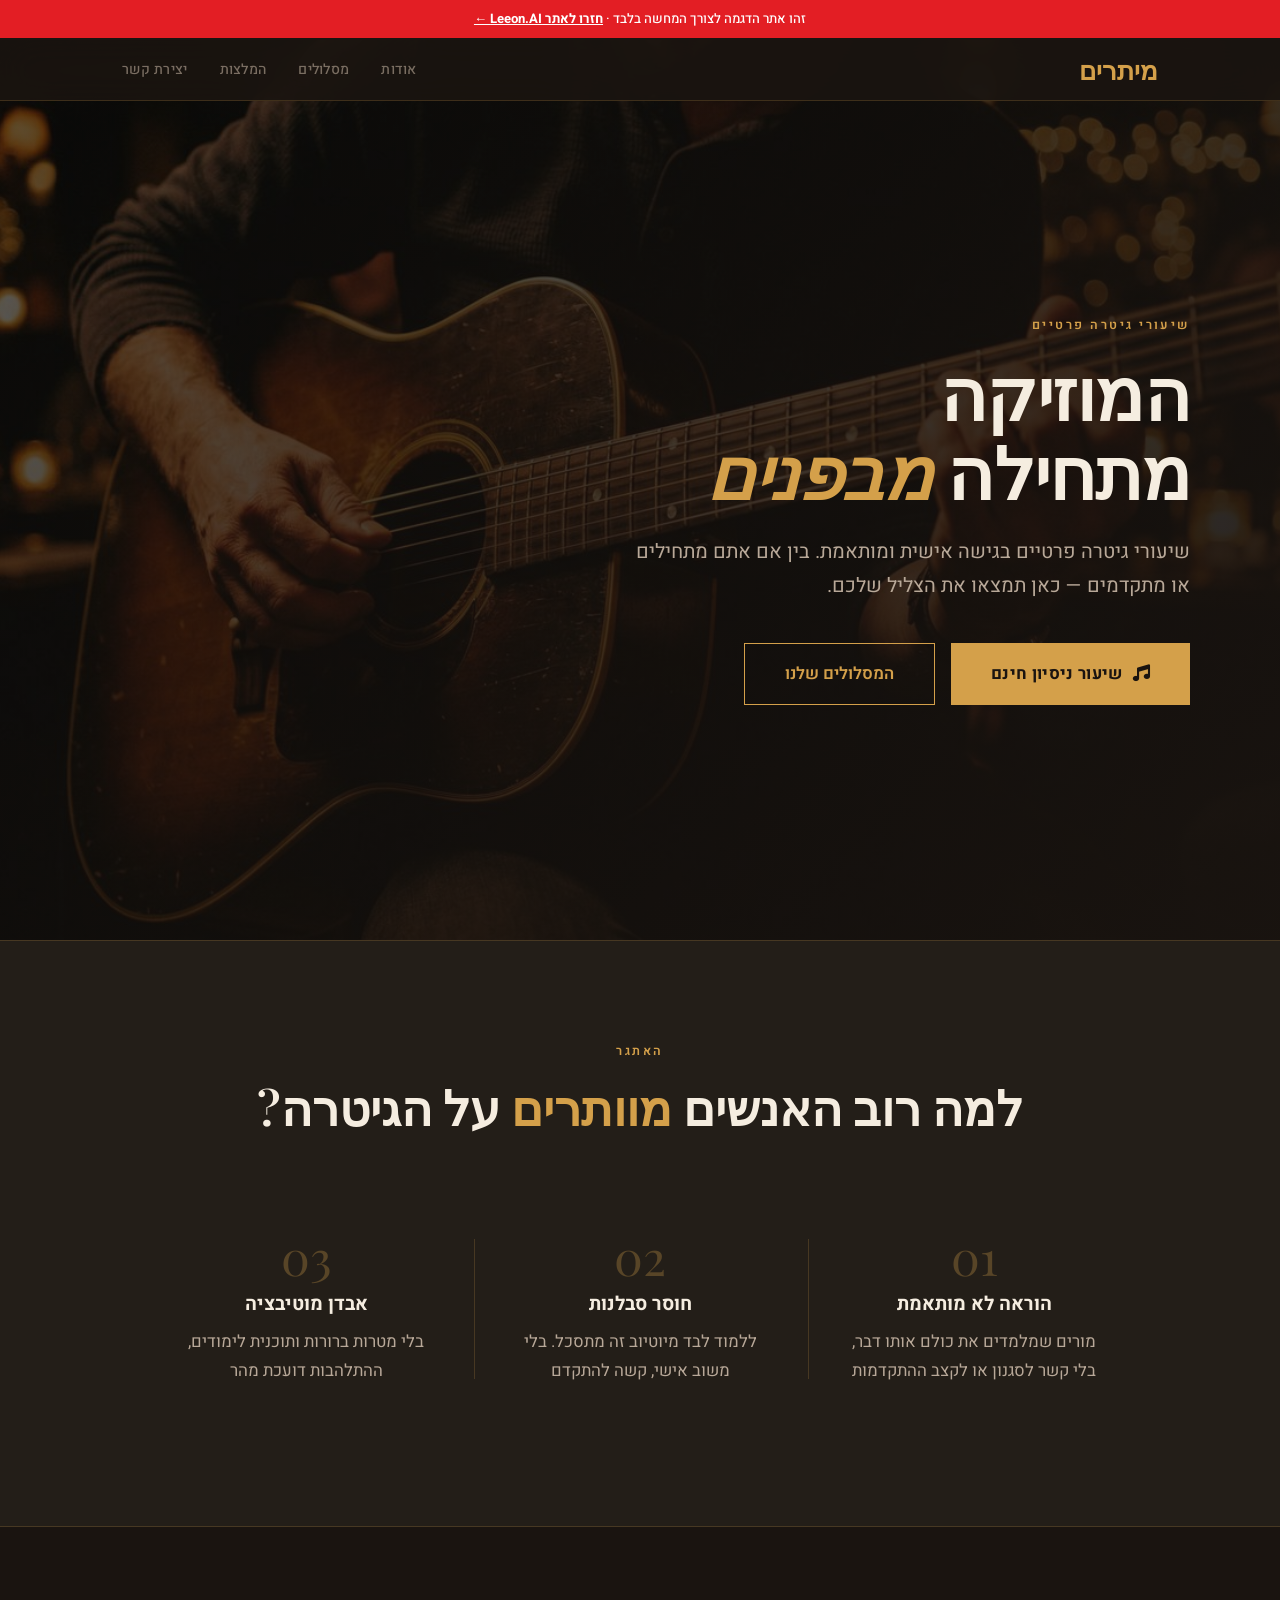
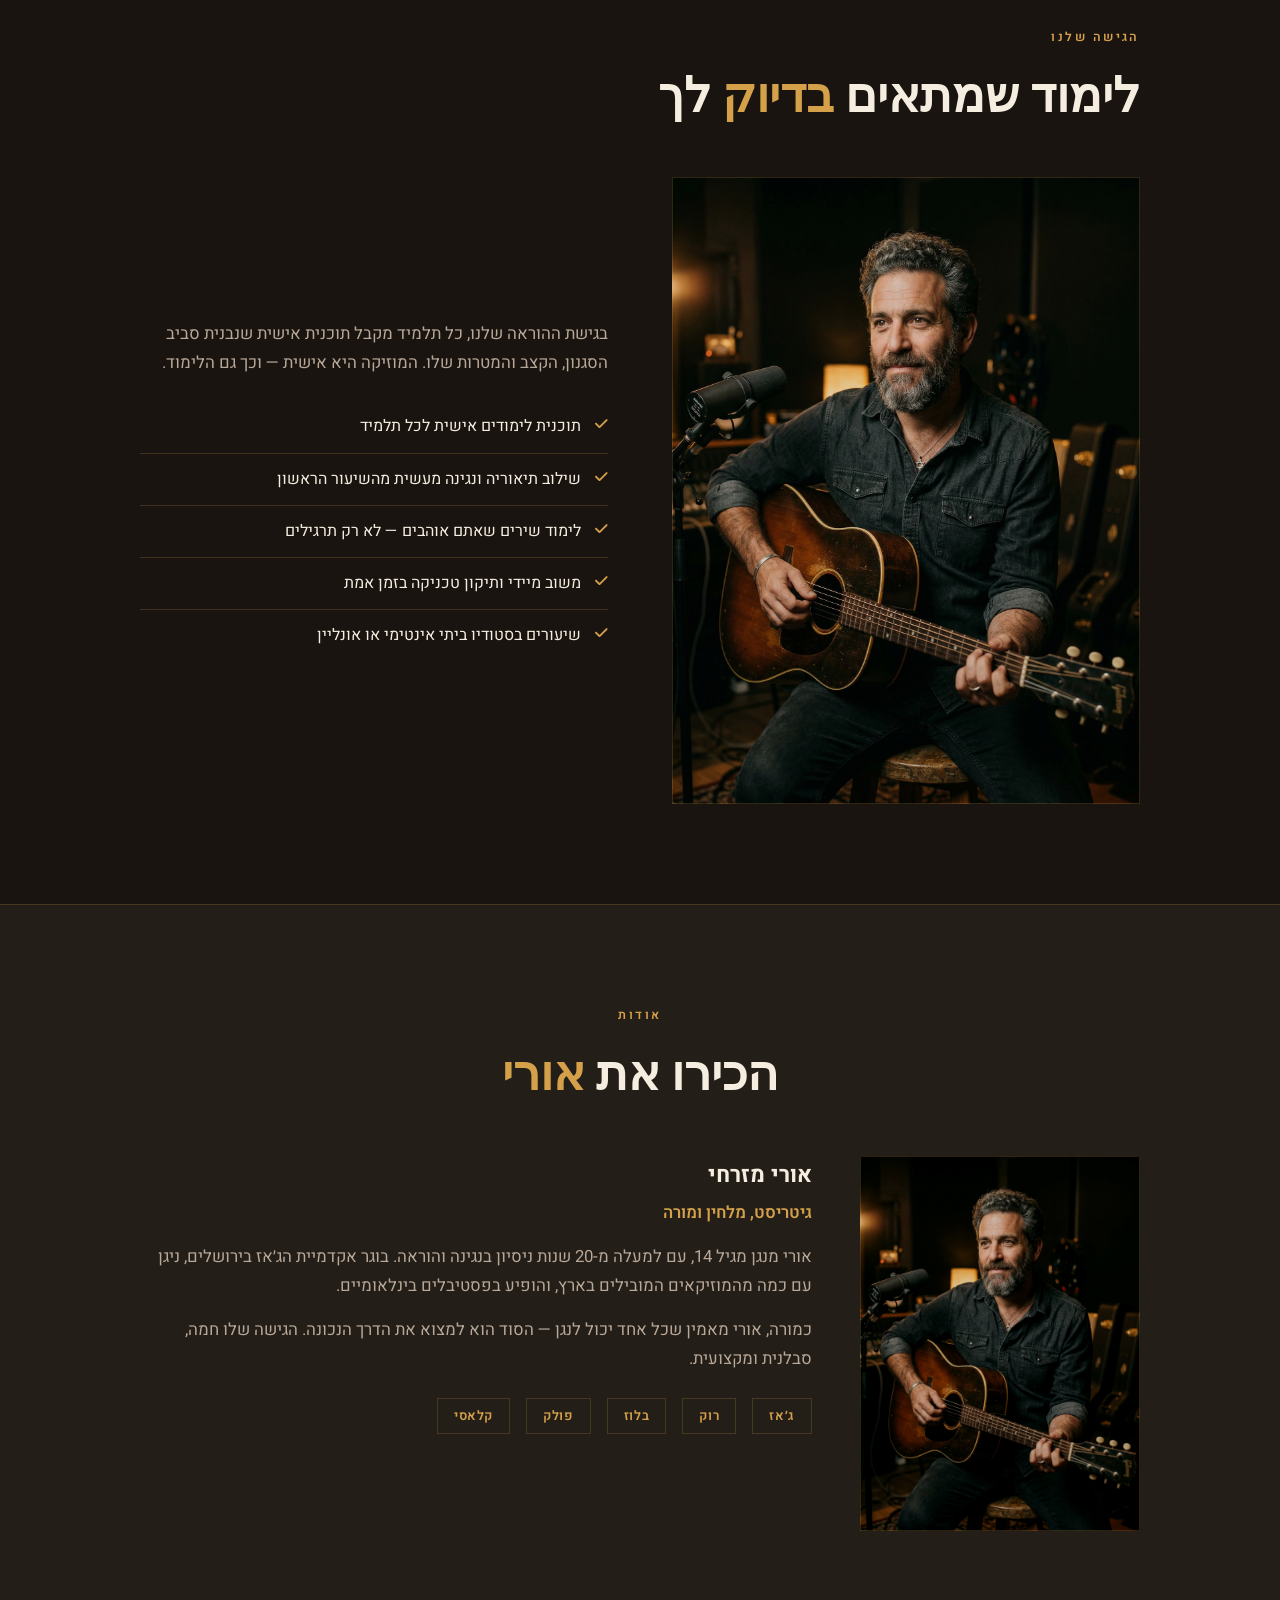
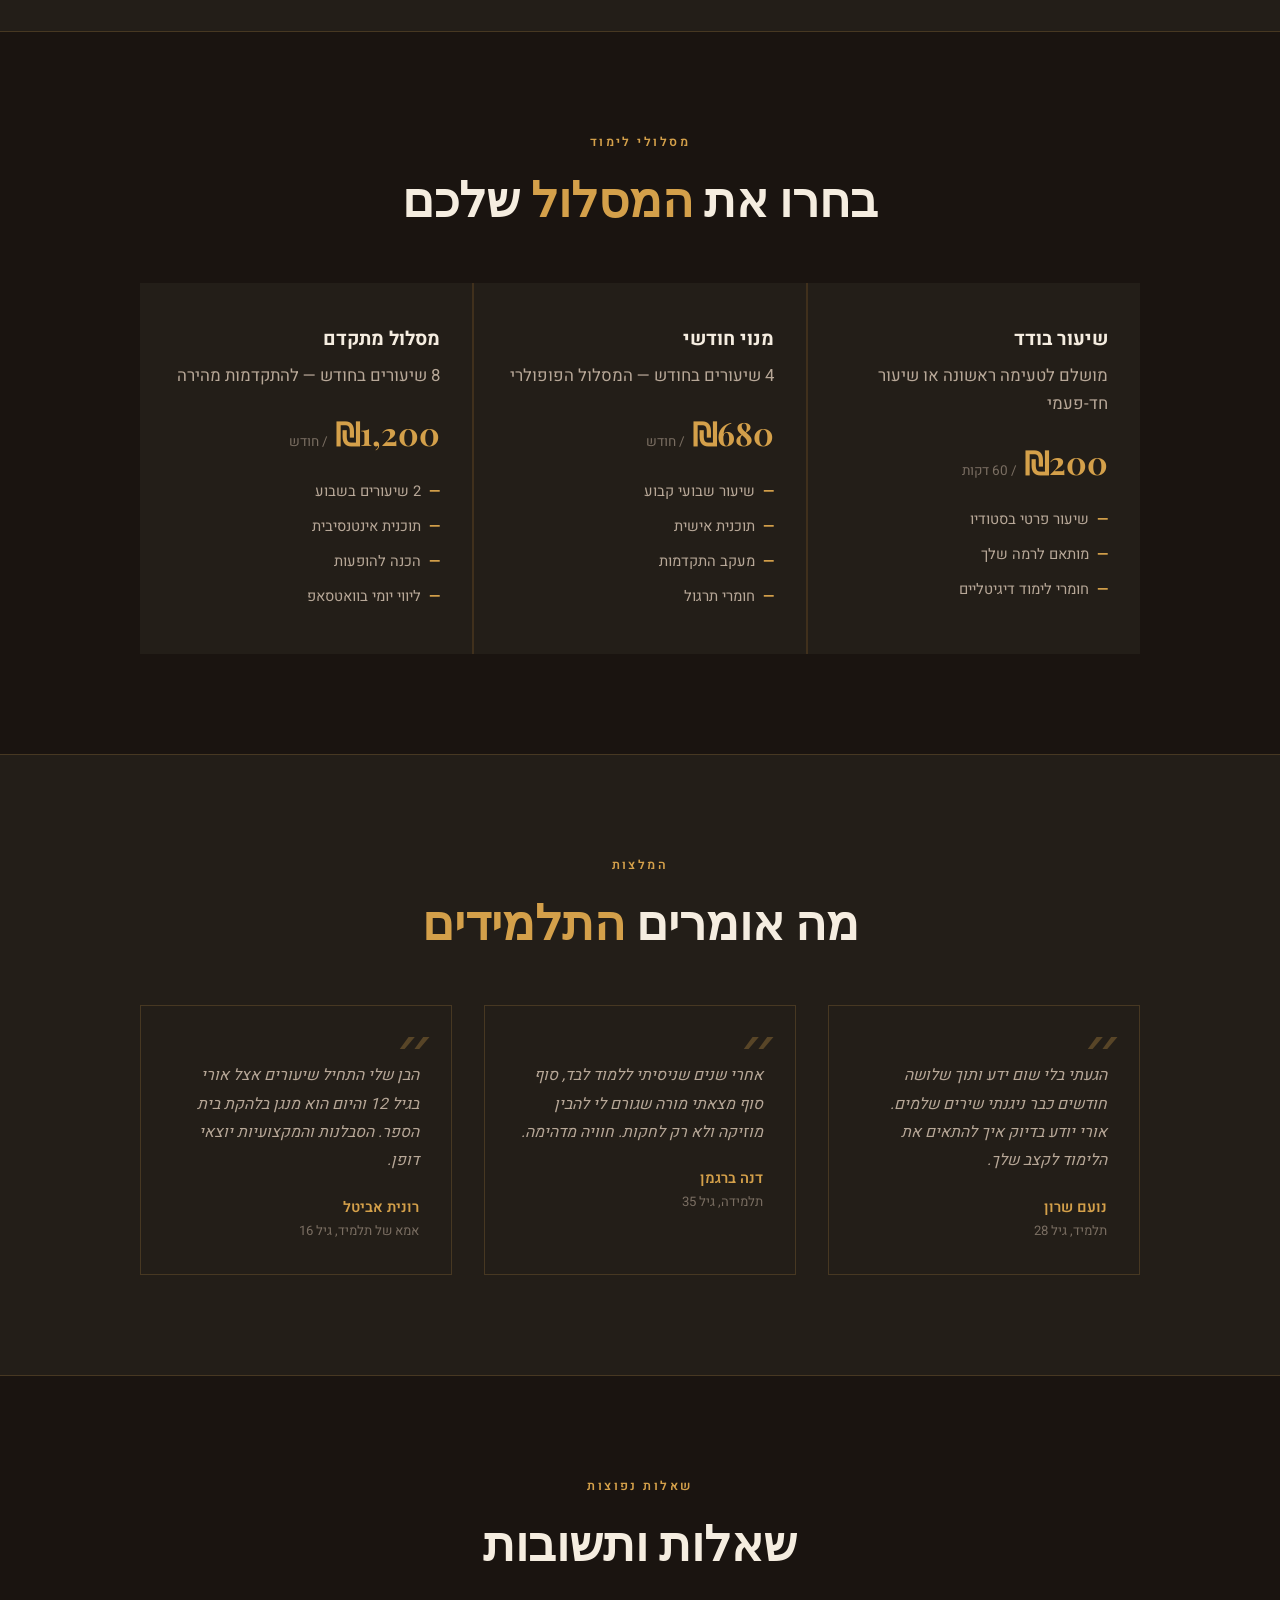
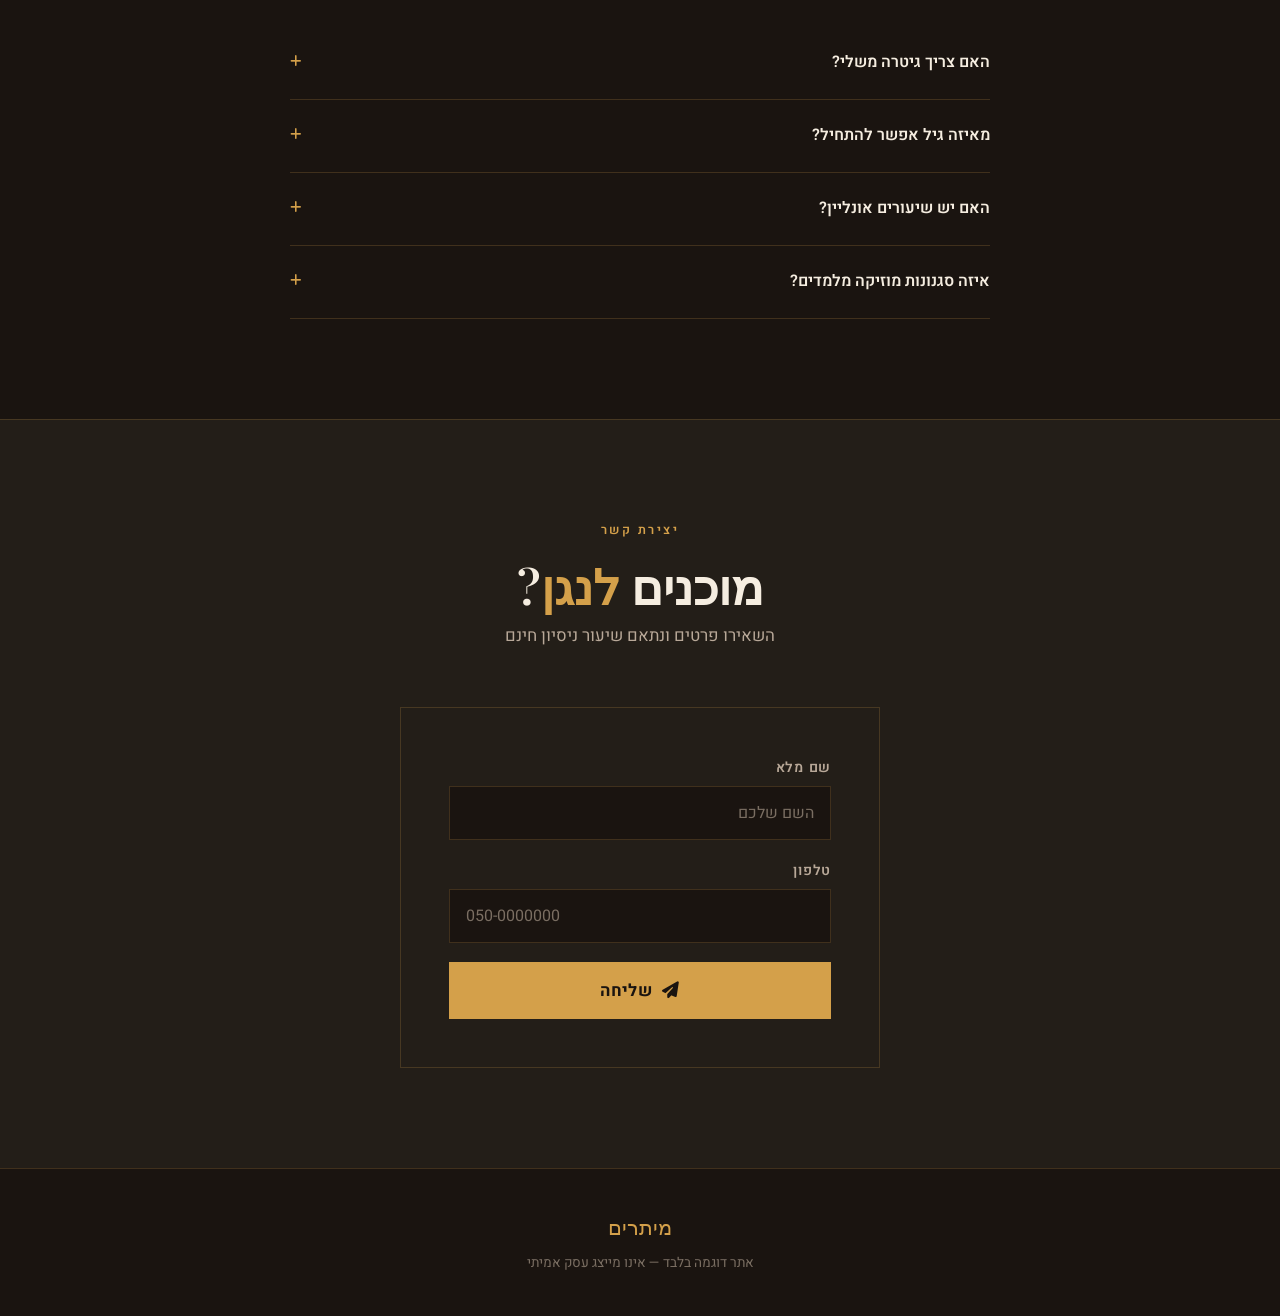
<file: demo-guitar/index.html>
<!DOCTYPE html>
<html lang="he" dir="rtl">
<head>
<meta charset="UTF-8">
<meta name="viewport" content="width=device-width, initial-scale=1.0">
<title>מיתרים — שיעורי גיטרה פרטיים</title>
<link rel="preconnect" href="https://fonts.googleapis.com">
<link href="https://fonts.googleapis.com/css2?family=Heebo:wght@300;400;500;600;700;800&family=Playfair+Display:ital,wght@0,400;0,600;0,700;1,400;1,600&display=swap" rel="stylesheet">
<link rel="stylesheet" href="https://cdnjs.cloudflare.com/ajax/libs/font-awesome/6.5.1/css/all.min.css">
<style>
*{margin:0;padding:0;box-sizing:border-box}
:root{--bg:#1A1410;--bg-card:#231E18;--bg-light:#2C2520;--amber:#D4A04A;--amber-light:#E8C97A;--amber-dark:#B8862E;--amber-glow:rgba(212,160,74,0.15);--text-light:#F5EDE0;--text-medium:#B8A898;--text-muted:#7A6E62;--gold-border:rgba(212,160,74,0.2);--shadow:0 4px 24px rgba(0,0,0,0.4);--shadow-lg:0 12px 48px rgba(0,0,0,0.5)}
body{font-family:'Heebo',sans-serif;background:var(--bg);color:var(--text-light);padding-top:40px;overflow-x:hidden;line-height:1.7}
.demo-banner{position:fixed;top:0;left:0;right:0;z-index:99999;background:#E31E24;text-align:center;padding:8px 16px;font-family:Heebo,sans-serif;font-size:0.82rem;font-weight:500;color:#fff;direction:rtl}
.demo-banner a{color:#fff;text-decoration:underline;font-weight:700}

h1,h2{font-family:'Playfair Display',serif;color:var(--text-light)}
h3{font-family:'Heebo',sans-serif;font-weight:700;color:var(--text-light)}
h1{font-size:clamp(2.5rem,6vw,4.5rem);line-height:1.1;font-weight:700;letter-spacing:-0.01em}
h2{font-size:clamp(1.8rem,4vw,3rem);line-height:1.2;font-weight:600}
h3{font-size:1.2rem}
p{color:var(--text-medium);font-size:1.05rem}
.accent{color:var(--amber)}
.label-tag{font-family:'Heebo',sans-serif;font-size:0.78rem;font-weight:600;letter-spacing:0.2em;text-transform:uppercase;color:var(--amber);margin-bottom:1rem;display:block}

/* NAV */
nav{position:fixed;top:40px;left:0;right:0;z-index:9999;background:rgba(26,20,16,0.9);backdrop-filter:blur(20px);border-bottom:1px solid var(--gold-border)}
.nav-inner{max-width:1100px;margin:0 auto;display:flex;align-items:center;justify-content:space-between;height:60px;padding:0 2rem}
.logo{font-family:'Playfair Display',serif;font-size:1.6rem;font-weight:700;color:var(--amber)}
nav ul{display:flex;list-style:none;gap:2rem}
nav ul li a{font-size:0.88rem;color:var(--text-muted);text-decoration:none;font-weight:500;transition:color 0.3s;letter-spacing:0.02em}
nav ul li a:hover{color:var(--amber)}
.menu-toggle{display:none;background:none;border:none;font-size:1.4rem;color:var(--amber);cursor:pointer}
@media(max-width:768px){nav ul{display:none;position:absolute;top:60px;right:0;left:0;background:var(--bg);flex-direction:column;padding:1.5rem 2rem;gap:1rem;border-bottom:1px solid var(--gold-border)}nav ul.active{display:flex}.menu-toggle{display:block}}

/* HERO */
.hero{min-height:100vh;display:flex;align-items:center;padding:0 2rem;position:relative;overflow:hidden}
.hero::before{content:'';position:absolute;inset:0;background:linear-gradient(135deg,rgba(26,20,16,0.3),rgba(26,20,16,0.95));z-index:1}
.hero-bg{position:absolute;inset:0;background:url('hero.jpg') center/cover no-repeat;filter:brightness(0.5)}
.hero-inner{position:relative;z-index:2;max-width:1100px;margin:0 auto;width:100%;padding:120px 0 80px}
.hero h1{max-width:700px;margin-bottom:1.5rem}
.hero h1 em{font-style:italic;color:var(--amber)}
.hero p{font-size:1.25rem;max-width:560px;margin-bottom:2.5rem;color:var(--text-medium)}
.btn-gold{display:inline-flex;align-items:center;gap:10px;background:var(--amber);color:var(--bg);padding:16px 40px;font-size:1.05rem;font-weight:700;border:none;cursor:pointer;font-family:'Heebo',sans-serif;transition:all 0.3s;text-decoration:none;letter-spacing:0.02em}
.btn-gold:hover{background:var(--amber-light);transform:translateY(-2px);box-shadow:0 8px 30px rgba(212,160,74,0.3)}
.btn-ghost{display:inline-flex;align-items:center;gap:10px;background:transparent;color:var(--amber);padding:16px 40px;font-size:1.05rem;font-weight:600;border:1px solid var(--amber);cursor:pointer;font-family:'Heebo',sans-serif;transition:all 0.3s;text-decoration:none}
.btn-ghost:hover{background:rgba(212,160,74,0.1)}
.hero-btns{display:flex;gap:1rem;flex-wrap:wrap}
@media(max-width:768px){.hero-inner{padding:100px 0 60px}}

/* SECTIONS */
section{padding:100px 2rem}
.container{max-width:1000px;margin:0 auto}
.section-header{margin-bottom:3.5rem}

/* PROBLEM */
.problem{background:var(--bg-card);border-top:1px solid var(--gold-border);border-bottom:1px solid var(--gold-border)}
.prob-grid{display:grid;grid-template-columns:repeat(3,1fr);gap:2px}
.prob-item{padding:2.5rem;text-align:center;position:relative}
.prob-item:not(:last-child)::after{content:'';position:absolute;left:0;top:20%;height:60%;width:1px;background:var(--gold-border)}
.prob-item .num{font-family:'Playfair Display',serif;font-size:3rem;color:var(--amber);opacity:0.3;margin-bottom:0.5rem;line-height:1}
.prob-item h3{margin-bottom:0.5rem}
@media(max-width:768px){.prob-grid{grid-template-columns:1fr;gap:0}.prob-item:not(:last-child)::after{display:none}.prob-item{border-bottom:1px solid var(--gold-border)}}

/* SOLUTION */
.solution{background:var(--bg)}
.sol-content{display:grid;grid-template-columns:1fr 1fr;gap:4rem;align-items:center}
.sol-img{position:relative}
.sol-img img{width:100%;display:block;filter:brightness(0.9)}
.sol-img::after{content:'';position:absolute;inset:0;border:1px solid var(--gold-border)}
.sol-list{list-style:none;margin-top:1.5rem}
.sol-list li{display:flex;align-items:flex-start;gap:14px;padding:12px 0;border-bottom:1px solid var(--gold-border);font-size:1rem}
.sol-list li:last-child{border:none}
.sol-list li i{color:var(--amber);font-size:0.9rem;margin-top:4px}
@media(max-width:768px){.sol-content{grid-template-columns:1fr}}

/* ABOUT */
.about{background:var(--bg-card);border-top:1px solid var(--gold-border);border-bottom:1px solid var(--gold-border)}
.about-grid{display:grid;grid-template-columns:280px 1fr;gap:3rem;align-items:start}
.about-photo{overflow:hidden;position:relative}
.about-photo img{width:100%;display:block;filter:brightness(0.85) contrast(1.05)}
.about-photo::after{content:'';position:absolute;inset:0;border:1px solid var(--gold-border)}
.about-text p{margin-bottom:1rem}
.about-tags{display:flex;gap:1rem;flex-wrap:wrap;margin-top:1.5rem}
.about-tag{font-size:0.82rem;font-weight:600;color:var(--amber);border:1px solid var(--gold-border);padding:6px 16px;letter-spacing:0.05em}
@media(max-width:768px){.about-grid{grid-template-columns:1fr}.about-photo{max-width:260px}}

/* SERVICES */
.services{background:var(--bg)}
.svc-grid{display:grid;grid-template-columns:repeat(3,1fr);gap:2px;background:var(--gold-border)}
.svc-card{background:var(--bg-card);padding:2.5rem 2rem;transition:background 0.3s}
.svc-card:hover{background:var(--bg-light)}
.svc-card h3{margin-bottom:0.4rem}
.svc-price{font-family:'Playfair Display',serif;font-size:2rem;font-weight:700;color:var(--amber);margin:1rem 0 0.5rem}
.svc-price span{font-size:0.85rem;font-weight:400;color:var(--text-muted);font-family:'Heebo',sans-serif}
.svc-card ul{list-style:none;margin-top:0.8rem}
.svc-card ul li{padding:5px 0;font-size:0.92rem;color:var(--text-medium);display:flex;align-items:center;gap:8px}
.svc-card ul li::before{content:'—';color:var(--amber);font-weight:700}
@media(max-width:768px){.svc-grid{grid-template-columns:1fr}}

/* TESTIMONIALS */
.testimonials{background:var(--bg-card);border-top:1px solid var(--gold-border);border-bottom:1px solid var(--gold-border)}
.test-grid{display:grid;grid-template-columns:repeat(3,1fr);gap:2rem}
.test-card{padding:2rem;border:1px solid var(--gold-border);position:relative}
.test-card::before{content:'״';font-family:'Playfair Display',serif;font-size:4rem;color:var(--amber);opacity:0.3;position:absolute;top:8px;right:16px;line-height:1}
.test-card blockquote{font-size:0.98rem;color:var(--text-medium);line-height:1.8;margin-bottom:1.2rem;margin-top:1.5rem;font-style:italic}
.test-card .author{color:var(--amber);font-weight:600;font-size:0.92rem}
.test-card .role{color:var(--text-muted);font-size:0.82rem}
@media(max-width:768px){.test-grid{grid-template-columns:1fr}}

/* FAQ */
.faq{background:var(--bg)}
.faq-list{max-width:700px;margin:0 auto}
.faq-item{border-bottom:1px solid var(--gold-border)}
.faq-q{display:flex;justify-content:space-between;align-items:center;padding:1.4rem 0;cursor:pointer;font-weight:600;font-size:1rem;color:var(--text-light);transition:color 0.3s}
.faq-q:hover{color:var(--amber)}
.faq-q i{color:var(--amber);transition:transform 0.3s;font-size:0.8rem}
.faq-q.active i{transform:rotate(45deg)}
.faq-a{max-height:0;overflow:hidden;transition:all 0.4s ease}
.faq-a.active{max-height:200px;padding-bottom:1.2rem}

/* CONTACT */
.contact{background:var(--bg-card);border-top:1px solid var(--gold-border)}
.contact-box{max-width:480px;margin:0 auto;border:1px solid var(--gold-border);padding:3rem}
.contact-box .form-group{margin-bottom:1.2rem}
.contact-box label{display:block;font-weight:600;font-size:0.88rem;margin-bottom:6px;color:var(--text-medium);letter-spacing:0.05em}
.contact-box input{width:100%;padding:14px 16px;border:1px solid var(--gold-border);background:var(--bg);color:var(--text-light);font-size:1rem;font-family:'Heebo',sans-serif;outline:none;transition:border-color 0.3s}
.contact-box input:focus{border-color:var(--amber)}
.contact-box input::placeholder{color:var(--text-muted)}
.contact-box .btn-gold{width:100%;justify-content:center}

/* FOOTER */
footer{background:var(--bg);border-top:1px solid var(--gold-border);text-align:center;padding:2.5rem 2rem}
footer .brand{font-family:'Playfair Display',serif;font-size:1.3rem;color:var(--amber);margin-bottom:0.5rem}
footer p{font-size:0.85rem;color:var(--text-muted)}

/* ANIMATIONS */
.anim{opacity:0;transform:translateY(24px);transition:opacity 0.8s ease,transform 0.8s ease}
.anim.vis{opacity:1;transform:translateY(0)}
.anim-r{opacity:0;transform:translateX(-24px);transition:opacity 0.8s ease,transform 0.8s ease}
.anim-r.vis{opacity:1;transform:translateX(0)}
.anim-l{opacity:0;transform:translateX(24px);transition:opacity 0.8s ease,transform 0.8s ease}
.anim-l.vis{opacity:1;transform:translateX(0)}
</style>
</head>
<body>
<div class="demo-banner">זהו אתר הדגמה לצורך המחשה בלבד · <a href="https://leeon-ai.com">חזרו לאתר Leeon.AI ←</a></div>

<nav>
<div class="nav-inner">
<div class="logo">מיתרים</div>
<button class="menu-toggle" onclick="document.querySelector('nav ul').classList.toggle('active')"><i class="fas fa-bars"></i></button>
<ul>
<li><a href="#about">אודות</a></li>
<li><a href="#services">מסלולים</a></li>
<li><a href="#testimonials">המלצות</a></li>
<li><a href="#contact">יצירת קשר</a></li>
</ul>
</div>
</nav>

<!-- HERO -->
<section class="hero">
<div class="hero-bg"></div>
<div class="hero-inner">
<span class="label-tag anim">שיעורי גיטרה פרטיים</span>
<h1 class="anim">המוזיקה<br>מתחילה <em>מבפנים</em></h1>
<p class="anim" style="transition-delay:0.1s">שיעורי גיטרה פרטיים בגישה אישית ומותאמת. בין אם אתם מתחילים או מתקדמים — כאן תמצאו את הצליל שלכם.</p>
<div class="hero-btns anim" style="transition-delay:0.2s">
<a href="#contact" class="btn-gold"><i class="fas fa-music"></i> שיעור ניסיון חינם</a>
<a href="#services" class="btn-ghost">המסלולים שלנו</a>
</div>
</div>
</section>

<!-- PROBLEM -->
<section class="problem">
<div class="container">
<div class="section-header anim" style="text-align:center">
<span class="label-tag">האתגר</span>
<h2>למה רוב האנשים <span class="accent">מוותרים</span> על הגיטרה?</h2>
</div>
<div class="prob-grid">
<div class="prob-item anim">
<div class="num">01</div>
<h3>הוראה לא מותאמת</h3>
<p>מורים שמלמדים את כולם אותו דבר, בלי קשר לסגנון או לקצב ההתקדמות</p>
</div>
<div class="prob-item anim" style="transition-delay:0.1s">
<div class="num">02</div>
<h3>חוסר סבלנות</h3>
<p>ללמוד לבד מיוטיוב זה מתסכל. בלי משוב אישי, קשה להתקדם</p>
</div>
<div class="prob-item anim" style="transition-delay:0.2s">
<div class="num">03</div>
<h3>אבדן מוטיבציה</h3>
<p>בלי מטרות ברורות ותוכנית לימודים, ההתלהבות דועכת מהר</p>
</div>
</div>
</div>
</section>

<!-- SOLUTION -->
<section class="solution" id="solution">
<div class="container">
<div class="section-header anim">
<span class="label-tag">הגישה שלנו</span>
<h2>לימוד שמתאים <span class="accent">בדיוק</span> לך</h2>
</div>
<div class="sol-content">
<div class="sol-img anim-r">
<img src="teacher.jpg" alt="מורה לגיטרה">
</div>
<div class="anim-l">
<p>בגישת ההוראה שלנו, כל תלמיד מקבל תוכנית אישית שנבנית סביב הסגנון, הקצב והמטרות שלו. המוזיקה היא אישית — וכך גם הלימוד.</p>
<ul class="sol-list">
<li><i class="fas fa-check"></i> תוכנית לימודים אישית לכל תלמיד</li>
<li><i class="fas fa-check"></i> שילוב תיאוריה ונגינה מעשית מהשיעור הראשון</li>
<li><i class="fas fa-check"></i> לימוד שירים שאתם אוהבים — לא רק תרגילים</li>
<li><i class="fas fa-check"></i> משוב מיידי ותיקון טכניקה בזמן אמת</li>
<li><i class="fas fa-check"></i> שיעורים בסטודיו ביתי אינטימי או אונליין</li>
</ul>
</div>
</div>
</div>
</section>

<!-- ABOUT -->
<section class="about" id="about">
<div class="container">
<div class="section-header anim" style="text-align:center">
<span class="label-tag">אודות</span>
<h2>הכירו את <span class="accent">אורי</span></h2>
</div>
<div class="about-grid">
<div class="about-photo anim-r">
<img src="teacher.jpg" alt="אורי מזרחי - מורה לגיטרה">
</div>
<div class="about-text anim-l">
<h3 style="font-size:1.4rem;margin-bottom:0.3rem">אורי מזרחי</h3>
<p style="color:var(--amber);font-weight:600;margin-bottom:1rem">גיטריסט, מלחין ומורה</p>
<p>אורי מנגן מגיל 14, עם למעלה מ-20 שנות ניסיון בנגינה והוראה. בוגר אקדמיית הג׳אז בירושלים, ניגן עם כמה מהמוזיקאים המובילים בארץ, והופיע בפסטיבלים בינלאומיים.</p>
<p>כמורה, אורי מאמין שכל אחד יכול לנגן — הסוד הוא למצוא את הדרך הנכונה. הגישה שלו חמה, סבלנית ומקצועית.</p>
<div class="about-tags">
<span class="about-tag">ג׳אז</span>
<span class="about-tag">רוק</span>
<span class="about-tag">בלוז</span>
<span class="about-tag">פולק</span>
<span class="about-tag">קלאסי</span>
</div>
</div>
</div>
</div>
</section>

<!-- SERVICES -->
<section class="services" id="services">
<div class="container">
<div class="section-header anim" style="text-align:center">
<span class="label-tag">מסלולי לימוד</span>
<h2>בחרו את <span class="accent">המסלול</span> שלכם</h2>
</div>
<div class="svc-grid">
<div class="svc-card anim">
<h3>שיעור בודד</h3>
<p>מושלם לטעימה ראשונה או שיעור חד-פעמי</p>
<div class="svc-price">₪200 <span>/ 60 דקות</span></div>
<ul>
<li>שיעור פרטי בסטודיו</li>
<li>מותאם לרמה שלך</li>
<li>חומרי לימוד דיגיטליים</li>
</ul>
</div>
<div class="svc-card anim" style="transition-delay:0.1s">
<h3>מנוי חודשי</h3>
<p>4 שיעורים בחודש — המסלול הפופולרי</p>
<div class="svc-price">₪680 <span>/ חודש</span></div>
<ul>
<li>שיעור שבועי קבוע</li>
<li>תוכנית אישית</li>
<li>מעקב התקדמות</li>
<li>חומרי תרגול</li>
</ul>
</div>
<div class="svc-card anim" style="transition-delay:0.2s">
<h3>מסלול מתקדם</h3>
<p>8 שיעורים בחודש — להתקדמות מהירה</p>
<div class="svc-price">₪1,200 <span>/ חודש</span></div>
<ul>
<li>2 שיעורים בשבוע</li>
<li>תוכנית אינטנסיבית</li>
<li>הכנה להופעות</li>
<li>ליווי יומי בוואטסאפ</li>
</ul>
</div>
</div>
</div>
</section>

<!-- TESTIMONIALS -->
<section class="testimonials" id="testimonials">
<div class="container">
<div class="section-header anim" style="text-align:center">
<span class="label-tag">המלצות</span>
<h2>מה אומרים <span class="accent">התלמידים</span></h2>
</div>
<div class="test-grid">
<div class="test-card anim">
<blockquote>הגעתי בלי שום ידע ותוך שלושה חודשים כבר ניגנתי שירים שלמים. אורי יודע בדיוק איך להתאים את הלימוד לקצב שלך.</blockquote>
<div class="author">נועם שרון</div>
<div class="role">תלמיד, גיל 28</div>
</div>
<div class="test-card anim" style="transition-delay:0.1s">
<blockquote>אחרי שנים שניסיתי ללמוד לבד, סוף סוף מצאתי מורה שגורם לי להבין מוזיקה ולא רק לחקות. חוויה מדהימה.</blockquote>
<div class="author">דנה ברגמן</div>
<div class="role">תלמידה, גיל 35</div>
</div>
<div class="test-card anim" style="transition-delay:0.2s">
<blockquote>הבן שלי התחיל שיעורים אצל אורי בגיל 12 והיום הוא מנגן בלהקת בית הספר. הסבלנות והמקצועיות יוצאי דופן.</blockquote>
<div class="author">רונית אביטל</div>
<div class="role">אמא של תלמיד, גיל 16</div>
</div>
</div>
</div>
</section>

<!-- FAQ -->
<section class="faq" id="faq">
<div class="container">
<div class="section-header anim" style="text-align:center">
<span class="label-tag">שאלות נפוצות</span>
<h2>שאלות ותשובות</h2>
</div>
<div class="faq-list">
<div class="faq-item anim">
<div class="faq-q" onclick="toggleFaq(this)">האם צריך גיטרה משלי? <i class="fas fa-plus"></i></div>
<div class="faq-a"><p>לשיעורים בסטודיו יש גיטרות זמינות. להתרגלות בבית — כן, מומלץ. אשמח לייעץ ברכישה.</p></div>
</div>
<div class="faq-item anim">
<div class="faq-q" onclick="toggleFaq(this)">מאיזה גיל אפשר להתחיל? <i class="fas fa-plus"></i></div>
<div class="faq-a"><p>מגיל 8 ומעלה. לילדים צעירים יותר אני ממליץ על יוקללי כשלב ראשון.</p></div>
</div>
<div class="faq-item anim">
<div class="faq-q" onclick="toggleFaq(this)">האם יש שיעורים אונליין? <i class="fas fa-plus"></i></div>
<div class="faq-a"><p>כן! שיעורים אונליין בזום באותה איכות. מתאים במיוחד למי שגר רחוק או מעדיף ללמוד מהבית.</p></div>
</div>
<div class="faq-item anim">
<div class="faq-q" onclick="toggleFaq(this)">איזה סגנונות מוזיקה מלמדים? <i class="fas fa-plus"></i></div>
<div class="faq-a"><p>רוק, פופ, ג׳אז, בלוז, פולק, קלאסי ועוד. התוכנית נבנית סביב הסגנון שמדבר אליכם.</p></div>
</div>
</div>
</div>
</section>

<!-- CONTACT -->
<section class="contact" id="contact">
<div class="container">
<div class="section-header anim" style="text-align:center">
<span class="label-tag">יצירת קשר</span>
<h2>מוכנים <span class="accent">לנגן</span>?</h2>
<p style="margin-top:0.5rem">השאירו פרטים ונתאם שיעור ניסיון חינם</p>
</div>
<div class="contact-box anim">
<div class="form-group">
<label>שם מלא</label>
<input type="text" placeholder="השם שלכם">
</div>
<div class="form-group">
<label>טלפון</label>
<input type="tel" placeholder="050-0000000">
</div>
<button class="btn-gold" onclick="alert('תודה! נחזור אליכם בהקדם 🎸')"><i class="fas fa-paper-plane"></i> שליחה</button>
</div>
</div>
</section>

<footer>
<div class="brand">מיתרים</div>
<p>אתר דוגמה בלבד — אינו מייצג עסק אמיתי</p>
</footer>

<script>
function toggleFaq(el){const a=el.nextElementSibling;const w=el.classList.contains('active');document.querySelectorAll('.faq-q').forEach(q=>{q.classList.remove('active');q.nextElementSibling.classList.remove('active')});if(!w){el.classList.add('active');a.classList.add('active')}}
const obs=new IntersectionObserver(e=>{e.forEach(en=>{if(en.isIntersecting){en.target.classList.add('vis');obs.unobserve(en.target)}})},{threshold:0.1,rootMargin:'0px 0px -40px 0px'});
document.querySelectorAll('.anim,.anim-r,.anim-l').forEach(el=>obs.observe(el));
document.querySelectorAll('nav a[href^="#"]').forEach(a=>{a.addEventListener('click',e=>{e.preventDefault();const t=document.querySelector(a.getAttribute('href'));if(t){t.scrollIntoView({behavior:'smooth'});document.querySelector('nav ul').classList.remove('active')}})});
</script>
</body>
</html>
</file>
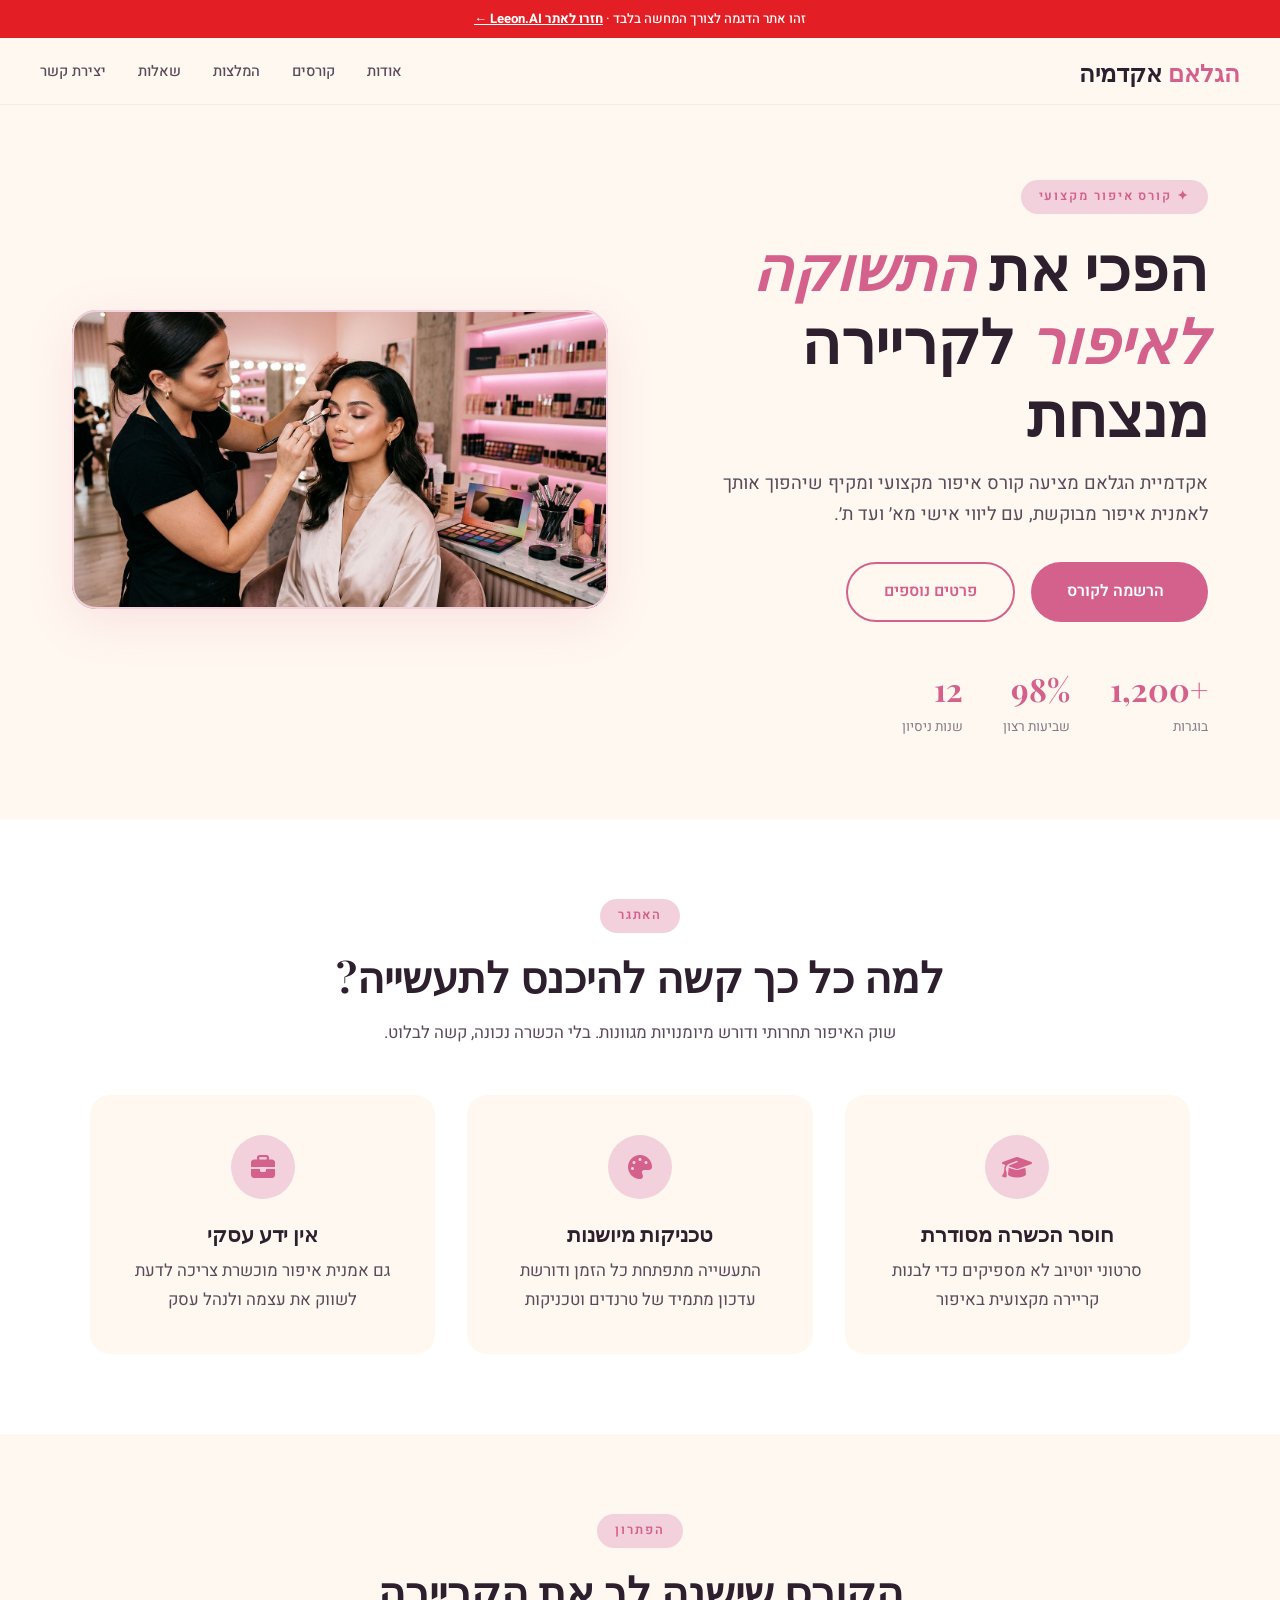
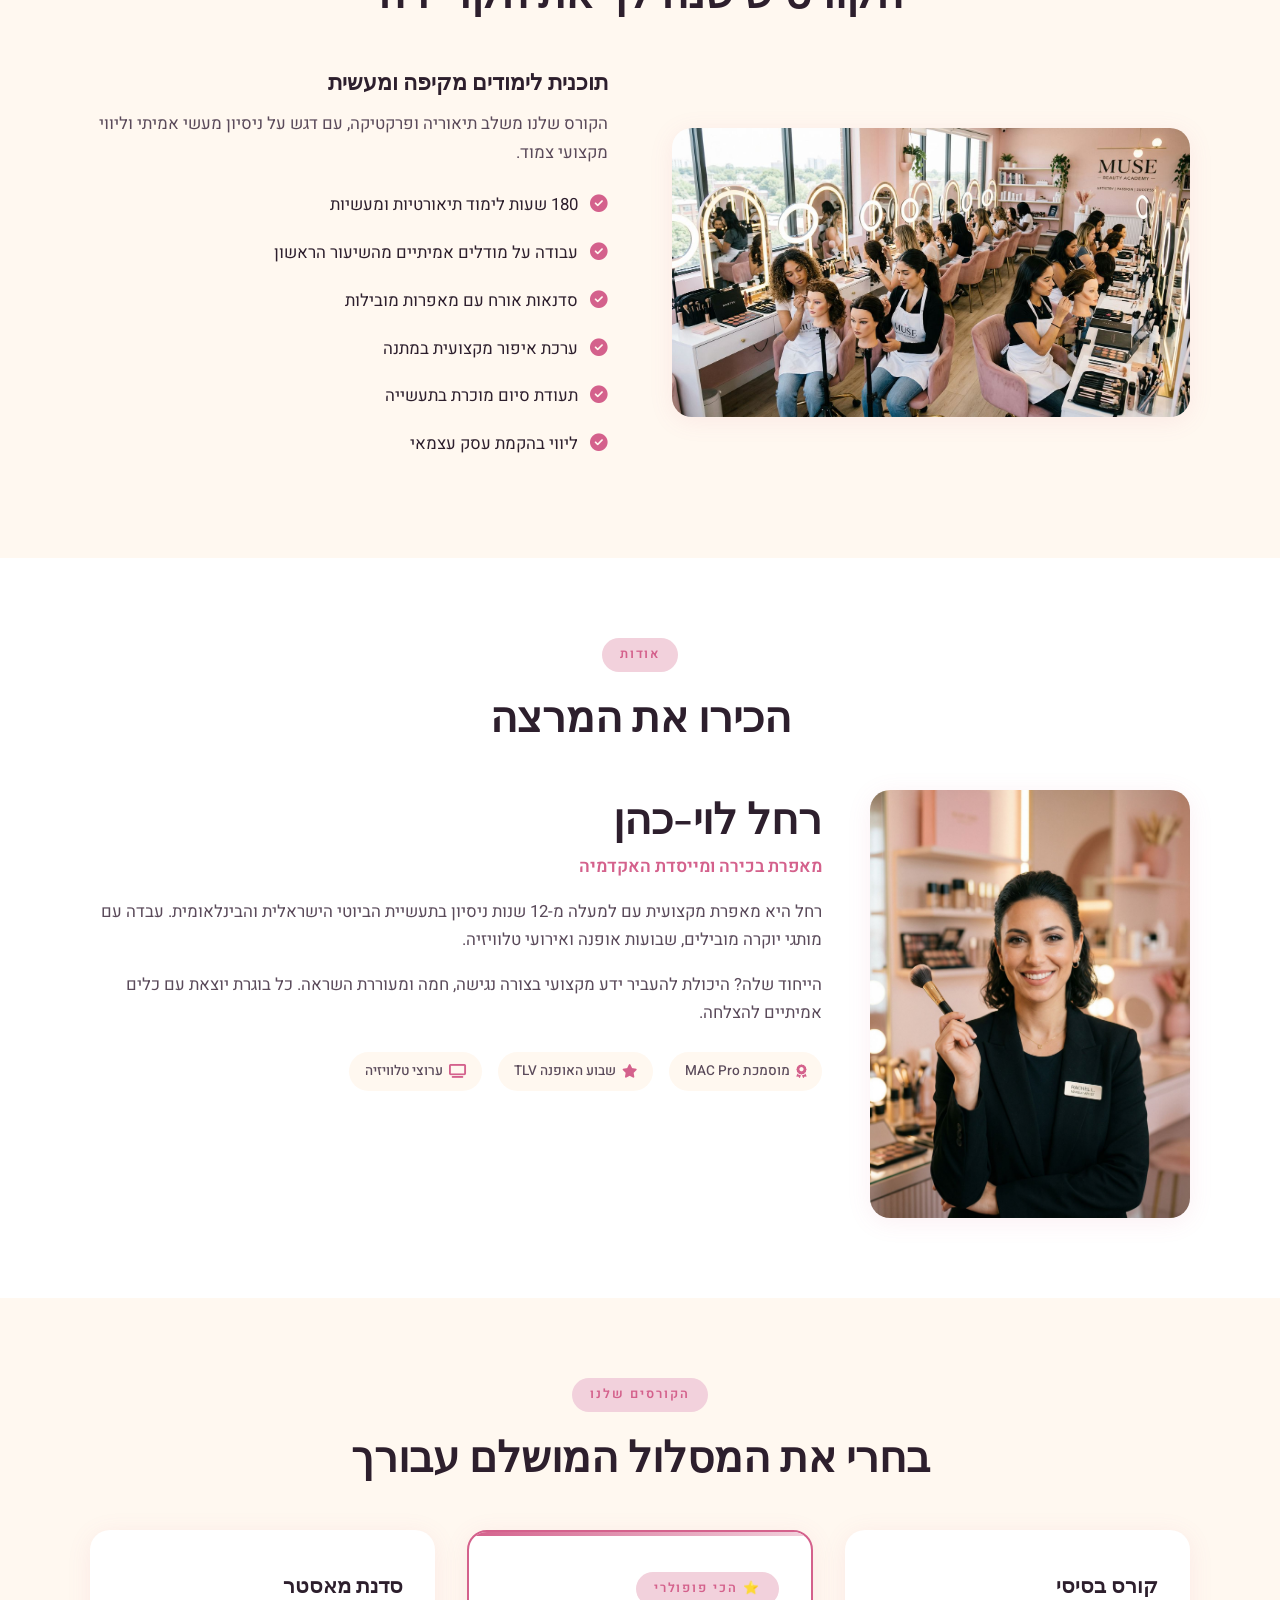
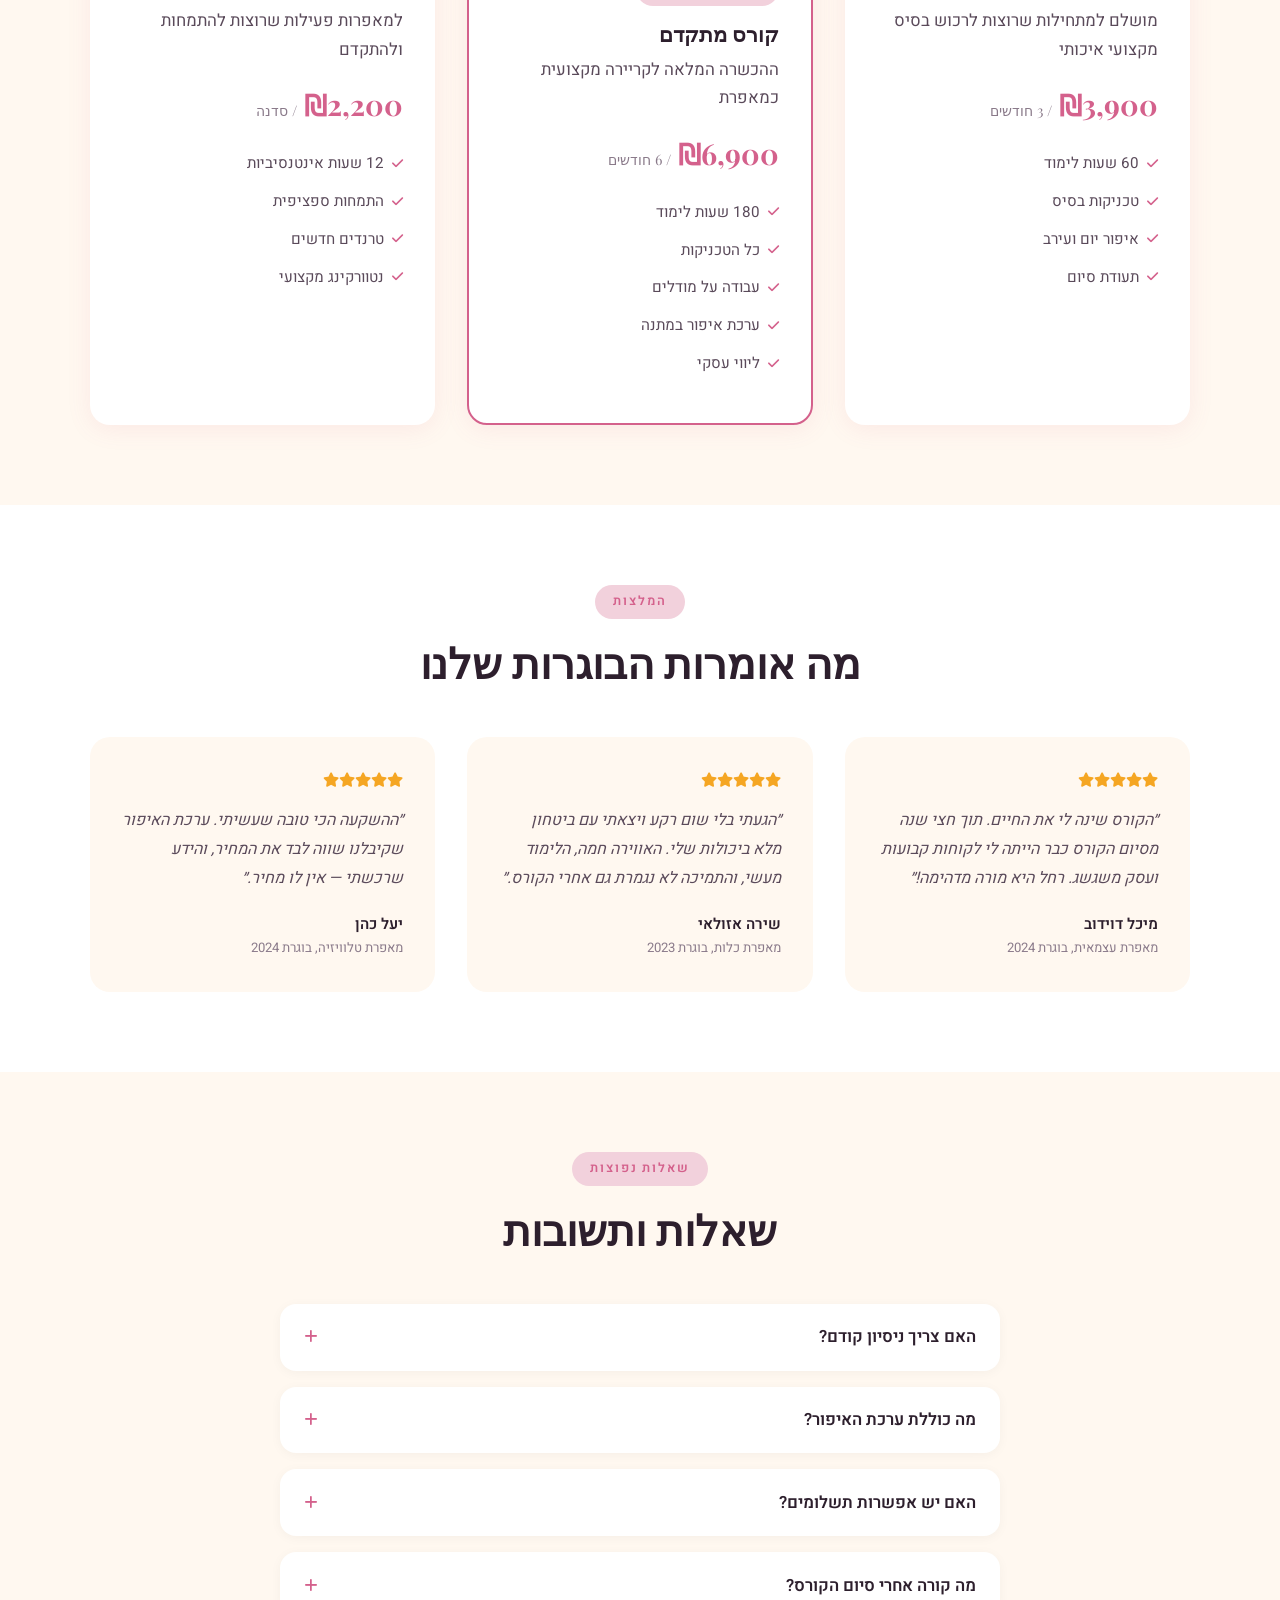
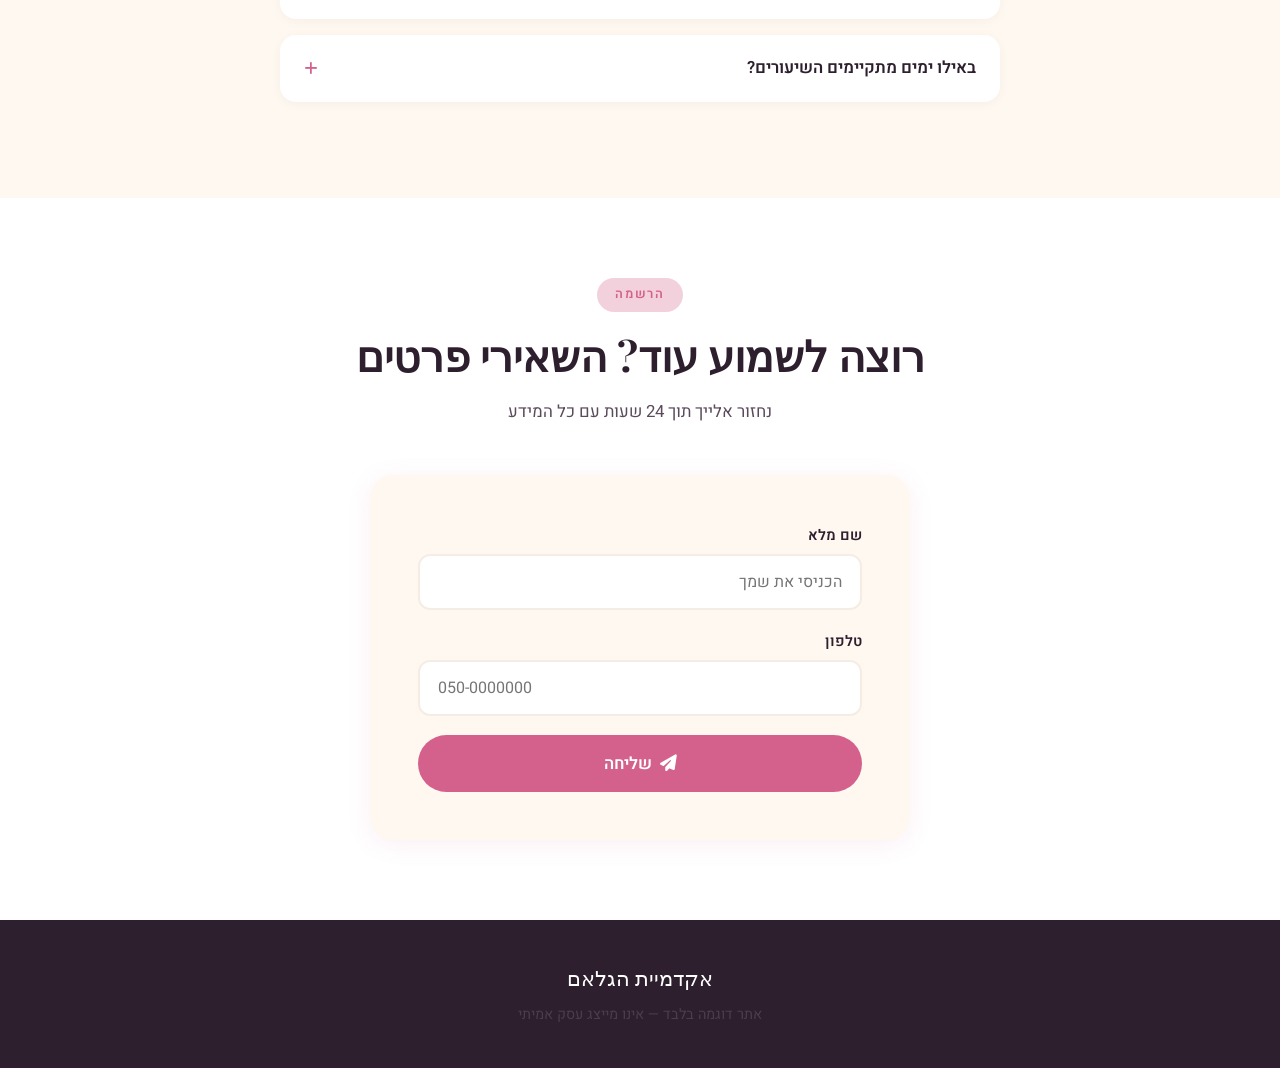
<file: demo-makeup-course/index.html>
<!DOCTYPE html>
<html lang="he" dir="rtl">
<head>
<meta charset="UTF-8">
<meta name="viewport" content="width=device-width, initial-scale=1.0">
<title>אקדמיית הגלאם — קורס איפור מקצועי</title>
<link rel="preconnect" href="https://fonts.googleapis.com">
<link href="https://fonts.googleapis.com/css2?family=Heebo:wght@300;400;500;600;700;800;900&family=Playfair+Display:ital,wght@0,400;0,700;1,400&display=swap" rel="stylesheet">
<link rel="stylesheet" href="https://cdnjs.cloudflare.com/ajax/libs/font-awesome/6.5.1/css/all.min.css">
<style>
*{margin:0;padding:0;box-sizing:border-box}
:root{--pink:#D4618C;--pink-light:#F2D1DC;--pink-dark:#B04A72;--cream:#FFF8F0;--cream-dark:#F5EDE3;--text-dark:#2D1F2D;--text-medium:#5A4A5A;--text-light:#8A7A8A;--white:#FFFFFF;--shadow:0 4px 24px rgba(212,97,140,0.10);--shadow-lg:0 12px 48px rgba(212,97,140,0.15)}
body{font-family:'Heebo',sans-serif;background:var(--cream);color:var(--text-dark);padding-top:40px;overflow-x:hidden;line-height:1.7}
.demo-banner{position:fixed;top:0;left:0;right:0;z-index:99999;background:#E31E24;text-align:center;padding:8px 16px;font-family:Heebo,sans-serif;font-size:0.82rem;font-weight:500;color:#fff;direction:rtl}
.demo-banner a{color:#fff;text-decoration:underline;font-weight:700}

/* TYPOGRAPHY */
h1,h2,h3{font-family:'Playfair Display',serif}
h1{font-size:clamp(2.2rem,5vw,3.8rem);line-height:1.2;font-weight:700}
h2{font-size:clamp(1.6rem,3.5vw,2.6rem);line-height:1.3;margin-bottom:1rem}
h3{font-size:1.3rem;line-height:1.4}
p{font-size:1.05rem;color:var(--text-medium)}
.section-label{display:inline-block;font-family:'Heebo',sans-serif;font-size:0.8rem;font-weight:600;letter-spacing:0.15em;text-transform:uppercase;color:var(--pink);background:var(--pink-light);padding:6px 18px;border-radius:50px;margin-bottom:1rem}

/* NAVIGATION */
nav{position:fixed;top:40px;left:0;right:0;z-index:9999;background:rgba(255,248,240,0.92);backdrop-filter:blur(16px);border-bottom:1px solid rgba(212,97,140,0.1);padding:0 2rem;transition:all 0.3s ease}
nav .nav-inner{max-width:1200px;margin:0 auto;display:flex;align-items:center;justify-content:space-between;height:64px}
nav .logo{font-family:'Playfair Display',serif;font-size:1.5rem;font-weight:700;color:var(--pink)}
nav .logo span{color:var(--text-dark)}
nav ul{display:flex;list-style:none;gap:2rem}
nav ul li a{font-size:0.92rem;color:var(--text-medium);text-decoration:none;font-weight:500;transition:color 0.3s}
nav ul li a:hover{color:var(--pink)}
.menu-toggle{display:none;background:none;border:none;font-size:1.5rem;color:var(--pink);cursor:pointer}
@media(max-width:768px){
nav ul{display:none;position:absolute;top:64px;right:0;left:0;background:var(--cream);flex-direction:column;padding:1.5rem;gap:1rem;border-bottom:2px solid var(--pink-light)}
nav ul.active{display:flex}
.menu-toggle{display:block}
}

/* HERO */
.hero{padding:140px 2rem 80px;max-width:1200px;margin:0 auto;display:grid;grid-template-columns:1fr 1fr;gap:4rem;align-items:center}
.hero-content{position:relative}
.hero-content h1{margin-bottom:1.2rem}
.hero-content h1 span{color:var(--pink);font-style:italic}
.hero-content p{font-size:1.15rem;margin-bottom:2rem;max-width:500px}
.hero-img{position:relative;border-radius:24px;overflow:hidden;box-shadow:var(--shadow-lg)}
.hero-img img{width:100%;height:100%;object-fit:cover;display:block}
.hero-img::after{content:'';position:absolute;inset:0;border-radius:24px;border:2px solid var(--pink-light)}
.btn-primary{display:inline-flex;align-items:center;gap:8px;background:var(--pink);color:var(--white);padding:14px 36px;border-radius:50px;font-size:1rem;font-weight:600;text-decoration:none;transition:all 0.3s;border:none;cursor:pointer;font-family:'Heebo',sans-serif}
.btn-primary:hover{background:var(--pink-dark);transform:translateY(-2px);box-shadow:0 8px 24px rgba(212,97,140,0.3)}
.btn-outline{display:inline-flex;align-items:center;gap:8px;background:transparent;color:var(--pink);padding:14px 36px;border-radius:50px;font-size:1rem;font-weight:600;text-decoration:none;border:2px solid var(--pink);transition:all 0.3s;cursor:pointer;font-family:'Heebo',sans-serif}
.btn-outline:hover{background:var(--pink);color:var(--white)}
.hero-buttons{display:flex;gap:1rem;flex-wrap:wrap}
.hero-stats{display:flex;gap:2.5rem;margin-top:2.5rem}
.hero-stat .number{font-family:'Playfair Display',serif;font-size:2rem;font-weight:700;color:var(--pink)}
.hero-stat .label{font-size:0.85rem;color:var(--text-light)}
@media(max-width:768px){
.hero{grid-template-columns:1fr;padding:120px 1.5rem 60px;gap:2rem}
.hero-img{order:-1}
.hero-stats{gap:1.5rem}
}

/* SECTIONS */
section{padding:80px 2rem}
.section-inner{max-width:1100px;margin:0 auto}
.section-center{text-align:center;max-width:680px;margin:0 auto 3rem}

/* PROBLEM */
.problem{background:var(--white)}
.problem-grid{display:grid;grid-template-columns:repeat(3,1fr);gap:2rem}
.problem-card{background:var(--cream);padding:2.5rem 2rem;border-radius:20px;text-align:center;transition:transform 0.3s}
.problem-card:hover{transform:translateY(-4px)}
.problem-card .icon{width:64px;height:64px;background:var(--pink-light);border-radius:50%;display:flex;align-items:center;justify-content:center;margin:0 auto 1.2rem;font-size:1.5rem;color:var(--pink)}
.problem-card h3{margin-bottom:0.6rem}
@media(max-width:768px){.problem-grid{grid-template-columns:1fr}}

/* SOLUTION */
.solution{background:var(--cream)}
.solution-content{display:grid;grid-template-columns:1fr 1fr;gap:4rem;align-items:center}
.solution-img{border-radius:20px;overflow:hidden;box-shadow:var(--shadow)}
.solution-img img{width:100%;display:block}
.solution-list{list-style:none;margin-top:1.5rem}
.solution-list li{display:flex;align-items:flex-start;gap:12px;margin-bottom:1.2rem;font-size:1.05rem}
.solution-list li i{color:var(--pink);margin-top:4px;font-size:1.1rem}
@media(max-width:768px){.solution-content{grid-template-columns:1fr}}

/* ABOUT */
.about{background:var(--white)}
.about-content{display:grid;grid-template-columns:320px 1fr;gap:3rem;align-items:start}
.about-img{border-radius:20px;overflow:hidden;box-shadow:var(--shadow)}
.about-img img{width:100%;display:block}
.about-text h2{margin-bottom:0.5rem}
.about-text p{margin-bottom:1rem}
.about-badges{display:flex;gap:1rem;flex-wrap:wrap;margin-top:1.5rem}
.badge{display:inline-flex;align-items:center;gap:6px;background:var(--cream);padding:8px 16px;border-radius:50px;font-size:0.85rem;font-weight:500;color:var(--text-medium)}
.badge i{color:var(--pink)}
@media(max-width:768px){.about-content{grid-template-columns:1fr}.about-img{max-width:280px}}

/* SERVICES */
.services{background:var(--cream)}
.services-grid{display:grid;grid-template-columns:repeat(3,1fr);gap:2rem}
.service-card{background:var(--white);padding:2.5rem 2rem;border-radius:20px;box-shadow:var(--shadow);transition:all 0.3s;position:relative;overflow:hidden}
.service-card::before{content:'';position:absolute;top:0;right:0;left:0;height:4px;background:linear-gradient(90deg,var(--pink),var(--pink-light));opacity:0;transition:opacity 0.3s}
.service-card:hover::before{opacity:1}
.service-card:hover{transform:translateY(-4px);box-shadow:var(--shadow-lg)}
.service-card .price{font-family:'Playfair Display',serif;font-size:1.8rem;font-weight:700;color:var(--pink);margin:1rem 0 0.5rem}
.service-card .price span{font-size:0.9rem;font-weight:400;color:var(--text-light)}
.service-card h3{margin-bottom:0.5rem}
.service-card ul{list-style:none;margin-top:1rem}
.service-card ul li{padding:6px 0;font-size:0.95rem;color:var(--text-medium);display:flex;align-items:center;gap:8px}
.service-card ul li i{color:var(--pink);font-size:0.8rem}
@media(max-width:768px){.services-grid{grid-template-columns:1fr}}

/* TESTIMONIALS */
.testimonials{background:var(--white)}
.testimonials-grid{display:grid;grid-template-columns:repeat(3,1fr);gap:2rem}
.testimonial-card{background:var(--cream);padding:2rem;border-radius:20px;position:relative}
.testimonial-card .stars{color:#F5A623;margin-bottom:0.8rem;font-size:0.9rem}
.testimonial-card blockquote{font-size:1rem;font-style:italic;color:var(--text-medium);margin-bottom:1.2rem;line-height:1.8}
.testimonial-card .author{font-weight:600;font-size:0.95rem;color:var(--text-dark)}
.testimonial-card .role{font-size:0.82rem;color:var(--text-light)}
@media(max-width:768px){.testimonials-grid{grid-template-columns:1fr}}

/* FAQ */
.faq{background:var(--cream)}
.faq-list{max-width:720px;margin:0 auto}
.faq-item{background:var(--white);border-radius:16px;margin-bottom:1rem;overflow:hidden;box-shadow:0 2px 12px rgba(0,0,0,0.04)}
.faq-question{display:flex;align-items:center;justify-content:space-between;padding:1.2rem 1.5rem;cursor:pointer;font-weight:600;font-size:1.05rem;transition:color 0.3s}
.faq-question:hover{color:var(--pink)}
.faq-question i{transition:transform 0.3s;color:var(--pink);font-size:0.9rem}
.faq-question.active i{transform:rotate(45deg)}
.faq-answer{padding:0 1.5rem;max-height:0;overflow:hidden;transition:all 0.4s ease}
.faq-answer.active{max-height:200px;padding:0 1.5rem 1.2rem}
.faq-answer p{font-size:0.95rem;color:var(--text-medium)}

/* CONTACT */
.contact{background:var(--white)}
.contact-box{max-width:540px;margin:0 auto;background:var(--cream);padding:3rem;border-radius:24px;box-shadow:var(--shadow)}
.contact-box .form-group{margin-bottom:1.2rem}
.contact-box label{display:block;font-weight:600;font-size:0.92rem;margin-bottom:6px;color:var(--text-dark)}
.contact-box input{width:100%;padding:14px 18px;border:2px solid var(--cream-dark);border-radius:12px;font-size:1rem;font-family:'Heebo',sans-serif;background:var(--white);transition:border-color 0.3s;outline:none}
.contact-box input:focus{border-color:var(--pink)}
.contact-box .btn-primary{width:100%;justify-content:center;padding:16px;font-size:1.05rem}

/* FOOTER */
footer{background:var(--text-dark);color:var(--white);text-align:center;padding:2.5rem 2rem}
footer p{font-size:0.9rem;opacity:0.7}
footer .footer-brand{font-family:'Playfair Display',serif;font-size:1.3rem;margin-bottom:0.5rem}

/* ANIMATIONS */
.fade-up{opacity:0;transform:translateY(30px);transition:opacity 0.7s ease,transform 0.7s ease}
.fade-up.visible{opacity:1;transform:translateY(0)}
.fade-right{opacity:0;transform:translateX(-30px);transition:opacity 0.7s ease,transform 0.7s ease}
.fade-right.visible{opacity:1;transform:translateX(0)}
.fade-left{opacity:0;transform:translateX(30px);transition:opacity 0.7s ease,transform 0.7s ease}
.fade-left.visible{opacity:1;transform:translateX(0)}
.scale-in{opacity:0;transform:scale(0.9);transition:opacity 0.6s ease,transform 0.6s ease}
.scale-in.visible{opacity:1;transform:scale(1)}
</style>
</head>
<body>
<div class="demo-banner">זהו אתר הדגמה לצורך המחשה בלבד · <a href="https://leeon-ai.com">חזרו לאתר Leeon.AI ←</a></div>

<nav>
<div class="nav-inner">
<div class="logo">הגלאם <span>אקדמיה</span></div>
<button class="menu-toggle" onclick="document.querySelector('nav ul').classList.toggle('active')"><i class="fas fa-bars"></i></button>
<ul>
<li><a href="#about">אודות</a></li>
<li><a href="#services">קורסים</a></li>
<li><a href="#testimonials">המלצות</a></li>
<li><a href="#faq">שאלות</a></li>
<li><a href="#contact">יצירת קשר</a></li>
</ul>
</div>
</nav>

<!-- HERO -->
<section class="hero">
<div class="hero-content fade-right">
<span class="section-label">✦ קורס איפור מקצועי</span>
<h1>הפכי את <span>התשוקה לאיפור</span> לקריירה מנצחת</h1>
<p>אקדמיית הגלאם מציעה קורס איפור מקצועי ומקיף שיהפוך אותך לאמנית איפור מבוקשת, עם ליווי אישי מא׳ ועד ת׳.</p>
<div class="hero-buttons">
<a href="#contact" class="btn-primary"><i class="fas fa-sparkles"></i> הרשמה לקורס</a>
<a href="#services" class="btn-outline">פרטים נוספים</a>
</div>
<div class="hero-stats">
<div class="hero-stat"><div class="number">+1,200</div><div class="label">בוגרות</div></div>
<div class="hero-stat"><div class="number">98%</div><div class="label">שביעות רצון</div></div>
<div class="hero-stat"><div class="number">12</div><div class="label">שנות ניסיון</div></div>
</div>
</div>
<div class="hero-img fade-left">
<img src="hero.jpg" alt="קורס איפור מקצועי">
</div>
</section>

<!-- PROBLEM -->
<section class="problem">
<div class="section-inner">
<div class="section-center fade-up">
<span class="section-label">האתגר</span>
<h2>למה כל כך קשה להיכנס לתעשייה?</h2>
<p>שוק האיפור תחרותי ודורש מיומנויות מגוונות. בלי הכשרה נכונה, קשה לבלוט.</p>
</div>
<div class="problem-grid">
<div class="problem-card fade-up">
<div class="icon"><i class="fas fa-graduation-cap"></i></div>
<h3>חוסר הכשרה מסודרת</h3>
<p>סרטוני יוטיוב לא מספיקים כדי לבנות קריירה מקצועית באיפור</p>
</div>
<div class="problem-card fade-up" style="transition-delay:0.1s">
<div class="icon"><i class="fas fa-palette"></i></div>
<h3>טכניקות מיושנות</h3>
<p>התעשייה מתפתחת כל הזמן ודורשת עדכון מתמיד של טרנדים וטכניקות</p>
</div>
<div class="problem-card fade-up" style="transition-delay:0.2s">
<div class="icon"><i class="fas fa-briefcase"></i></div>
<h3>אין ידע עסקי</h3>
<p>גם אמנית איפור מוכשרת צריכה לדעת לשווק את עצמה ולנהל עסק</p>
</div>
</div>
</div>
</section>

<!-- SOLUTION -->
<section class="solution" id="solution">
<div class="section-inner">
<div class="section-center fade-up">
<span class="section-label">הפתרון</span>
<h2>הקורס שישנה לך את הקריירה</h2>
</div>
<div class="solution-content">
<div class="solution-img scale-in">
<img src="classroom.jpg" alt="כיתת לימוד איפור">
</div>
<div class="fade-right">
<h3 style="font-size:1.4rem;margin-bottom:0.8rem">תוכנית לימודים מקיפה ומעשית</h3>
<p>הקורס שלנו משלב תיאוריה ופרקטיקה, עם דגש על ניסיון מעשי אמיתי וליווי מקצועי צמוד.</p>
<ul class="solution-list">
<li><i class="fas fa-check-circle"></i> 180 שעות לימוד תיאורטיות ומעשיות</li>
<li><i class="fas fa-check-circle"></i> עבודה על מודלים אמיתיים מהשיעור הראשון</li>
<li><i class="fas fa-check-circle"></i> סדנאות אורח עם מאפרות מובילות</li>
<li><i class="fas fa-check-circle"></i> ערכת איפור מקצועית במתנה</li>
<li><i class="fas fa-check-circle"></i> תעודת סיום מוכרת בתעשייה</li>
<li><i class="fas fa-check-circle"></i> ליווי בהקמת עסק עצמאי</li>
</ul>
</div>
</div>
</div>
</section>

<!-- ABOUT -->
<section class="about" id="about">
<div class="section-inner">
<div class="section-center fade-up">
<span class="section-label">אודות</span>
<h2>הכירו את המרצה</h2>
</div>
<div class="about-content">
<div class="about-img fade-right">
<img src="instructor.jpg" alt="רחל לוי - מרצה">
</div>
<div class="about-text fade-left">
<h2>רחל לוי-כהן</h2>
<p style="color:var(--pink);font-weight:600;font-size:1.1rem">מאפרת בכירה ומייסדת האקדמיה</p>
<p>רחל היא מאפרת מקצועית עם למעלה מ-12 שנות ניסיון בתעשיית הביוטי הישראלית והבינלאומית. עבדה עם מותגי יוקרה מובילים, שבועות אופנה ואירועי טלוויזיה.</p>
<p>הייחוד שלה? היכולת להעביר ידע מקצועי בצורה נגישה, חמה ומעוררת השראה. כל בוגרת יוצאת עם כלים אמיתיים להצלחה.</p>
<div class="about-badges">
<span class="badge"><i class="fas fa-award"></i> מוסמכת MAC Pro</span>
<span class="badge"><i class="fas fa-star"></i> שבוע האופנה TLV</span>
<span class="badge"><i class="fas fa-tv"></i> ערוצי טלוויזיה</span>
</div>
</div>
</div>
</div>
</section>

<!-- SERVICES -->
<section class="services" id="services">
<div class="section-inner">
<div class="section-center fade-up">
<span class="section-label">הקורסים שלנו</span>
<h2>בחרי את המסלול המושלם עבורך</h2>
</div>
<div class="services-grid">
<div class="service-card fade-up">
<h3>קורס בסיסי</h3>
<p>מושלם למתחילות שרוצות לרכוש בסיס מקצועי איכותי</p>
<div class="price">₪3,900 <span>/ 3 חודשים</span></div>
<ul>
<li><i class="fas fa-check"></i> 60 שעות לימוד</li>
<li><i class="fas fa-check"></i> טכניקות בסיס</li>
<li><i class="fas fa-check"></i> איפור יום ועירב</li>
<li><i class="fas fa-check"></i> תעודת סיום</li>
</ul>
</div>
<div class="service-card fade-up" style="transition-delay:0.1s;border:2px solid var(--pink)">
<div style="position:absolute;top:0;right:0;left:0;height:4px;background:linear-gradient(90deg,var(--pink),var(--pink-light))"></div>
<span class="section-label" style="margin-bottom:0.8rem">⭐ הכי פופולרי</span>
<h3>קורס מתקדם</h3>
<p>ההכשרה המלאה לקריירה מקצועית כמאפרת</p>
<div class="price">₪6,900 <span>/ 6 חודשים</span></div>
<ul>
<li><i class="fas fa-check"></i> 180 שעות לימוד</li>
<li><i class="fas fa-check"></i> כל הטכניקות</li>
<li><i class="fas fa-check"></i> עבודה על מודלים</li>
<li><i class="fas fa-check"></i> ערכת איפור במתנה</li>
<li><i class="fas fa-check"></i> ליווי עסקי</li>
</ul>
</div>
<div class="service-card fade-up" style="transition-delay:0.2s">
<h3>סדנת מאסטר</h3>
<p>למאפרות פעילות שרוצות להתמחות ולהתקדם</p>
<div class="price">₪2,200 <span>/ סדנה</span></div>
<ul>
<li><i class="fas fa-check"></i> 12 שעות אינטנסיביות</li>
<li><i class="fas fa-check"></i> התמחות ספציפית</li>
<li><i class="fas fa-check"></i> טרנדים חדשים</li>
<li><i class="fas fa-check"></i> נטוורקינג מקצועי</li>
</ul>
</div>
</div>
</div>
</section>

<!-- TESTIMONIALS -->
<section class="testimonials" id="testimonials">
<div class="section-inner">
<div class="section-center fade-up">
<span class="section-label">המלצות</span>
<h2>מה אומרות הבוגרות שלנו</h2>
</div>
<div class="testimonials-grid">
<div class="testimonial-card fade-up">
<div class="stars"><i class="fas fa-star"></i><i class="fas fa-star"></i><i class="fas fa-star"></i><i class="fas fa-star"></i><i class="fas fa-star"></i></div>
<blockquote>״הקורס שינה לי את החיים. תוך חצי שנה מסיום הקורס כבר הייתה לי לקוחות קבועות ועסק משגשג. רחל היא מורה מדהימה!״</blockquote>
<div class="author">מיכל דוידוב</div>
<div class="role">מאפרת עצמאית, בוגרת 2024</div>
</div>
<div class="testimonial-card fade-up" style="transition-delay:0.1s">
<div class="stars"><i class="fas fa-star"></i><i class="fas fa-star"></i><i class="fas fa-star"></i><i class="fas fa-star"></i><i class="fas fa-star"></i></div>
<blockquote>״הגעתי בלי שום רקע ויצאתי עם ביטחון מלא ביכולות שלי. האווירה חמה, הלימוד מעשי, והתמיכה לא נגמרת גם אחרי הקורס.״</blockquote>
<div class="author">שירה אזולאי</div>
<div class="role">מאפרת כלות, בוגרת 2023</div>
</div>
<div class="testimonial-card fade-up" style="transition-delay:0.2s">
<div class="stars"><i class="fas fa-star"></i><i class="fas fa-star"></i><i class="fas fa-star"></i><i class="fas fa-star"></i><i class="fas fa-star"></i></div>
<blockquote>״ההשקעה הכי טובה שעשיתי. ערכת האיפור שקיבלנו שווה לבד את המחיר, והידע שרכשתי — אין לו מחיר.״</blockquote>
<div class="author">יעל כהן</div>
<div class="role">מאפרת טלוויזיה, בוגרת 2024</div>
</div>
</div>
</div>
</section>

<!-- FAQ -->
<section class="faq" id="faq">
<div class="section-inner">
<div class="section-center fade-up">
<span class="section-label">שאלות נפוצות</span>
<h2>שאלות ותשובות</h2>
</div>
<div class="faq-list">
<div class="faq-item fade-up">
<div class="faq-question" onclick="toggleFaq(this)">האם צריך ניסיון קודם? <i class="fas fa-plus"></i></div>
<div class="faq-answer"><p>לא! הקורס הבסיסי מיועד למתחילות לחלוטין. אנחנו מלמדות מאפס ובונות את הידע שלב אחרי שלב.</p></div>
</div>
<div class="faq-item fade-up">
<div class="faq-question" onclick="toggleFaq(this)">מה כוללת ערכת האיפור? <i class="fas fa-plus"></i></div>
<div class="faq-answer"><p>ערכה מקצועית הכוללת מברשות, פלטות צלליות, בסיסי איפור, שפתונים ועוד — מותגים מקצועיים מובילים.</p></div>
</div>
<div class="faq-item fade-up">
<div class="faq-question" onclick="toggleFaq(this)">האם יש אפשרות תשלומים? <i class="fas fa-plus"></i></div>
<div class="faq-answer"><p>בהחלט! אנו מציעות עד 12 תשלומים ללא ריבית, וגם מלגות למקרים מיוחדים.</p></div>
</div>
<div class="faq-item fade-up">
<div class="faq-question" onclick="toggleFaq(this)">מה קורה אחרי סיום הקורס? <i class="fas fa-plus"></i></div>
<div class="faq-answer"><p>בוגרות הקורס מקבלות ליווי של 3 חודשים נוספים, גישה לקבוצת בוגרות אקסקלוסיבית, והזדמנויות עבודה.</p></div>
</div>
<div class="faq-item fade-up">
<div class="faq-question" onclick="toggleFaq(this)">באילו ימים מתקיימים השיעורים? <i class="fas fa-plus"></i></div>
<div class="faq-answer"><p>יש מספר מסלולים: בוקר (א׳-ג׳), ערב (ב׳-ד׳), וסופ״ש (ו׳). ניתן לבחור את המסלול שמתאים לכם.</p></div>
</div>
</div>
</div>
</section>

<!-- CONTACT -->
<section class="contact" id="contact">
<div class="section-inner">
<div class="section-center fade-up">
<span class="section-label">הרשמה</span>
<h2>רוצה לשמוע עוד? השאירי פרטים</h2>
<p>נחזור אלייך תוך 24 שעות עם כל המידע</p>
</div>
<div class="contact-box scale-in">
<div class="form-group">
<label for="name">שם מלא</label>
<input type="text" id="name" placeholder="הכניסי את שמך">
</div>
<div class="form-group">
<label for="phone">טלפון</label>
<input type="tel" id="phone" placeholder="050-0000000">
</div>
<button class="btn-primary" onclick="alert('תודה! נחזור אלייך בהקדם 💕')"><i class="fas fa-paper-plane"></i> שליחה</button>
</div>
</div>
</section>

<footer>
<div class="footer-brand">אקדמיית הגלאם</div>
<p>אתר דוגמה בלבד — אינו מייצג עסק אמיתי</p>
</footer>

<script>
function toggleFaq(el){
const answer=el.nextElementSibling;
const wasActive=el.classList.contains('active');
document.querySelectorAll('.faq-question').forEach(q=>{q.classList.remove('active');q.nextElementSibling.classList.remove('active')});
if(!wasActive){el.classList.add('active');answer.classList.add('active')}
}

const observer=new IntersectionObserver((entries)=>{
entries.forEach(entry=>{if(entry.isIntersecting){entry.target.classList.add('visible');observer.unobserve(entry.target)}})
},{threshold:0.1,rootMargin:'0px 0px -40px 0px'});
document.querySelectorAll('.fade-up,.fade-right,.fade-left,.scale-in').forEach(el=>observer.observe(el));

document.querySelectorAll('nav a[href^="#"]').forEach(a=>{
a.addEventListener('click',e=>{e.preventDefault();const t=document.querySelector(a.getAttribute('href'));if(t){t.scrollIntoView({behavior:'smooth'});document.querySelector('nav ul').classList.remove('active')}})
});
</script>
</body>
</html>
</file>
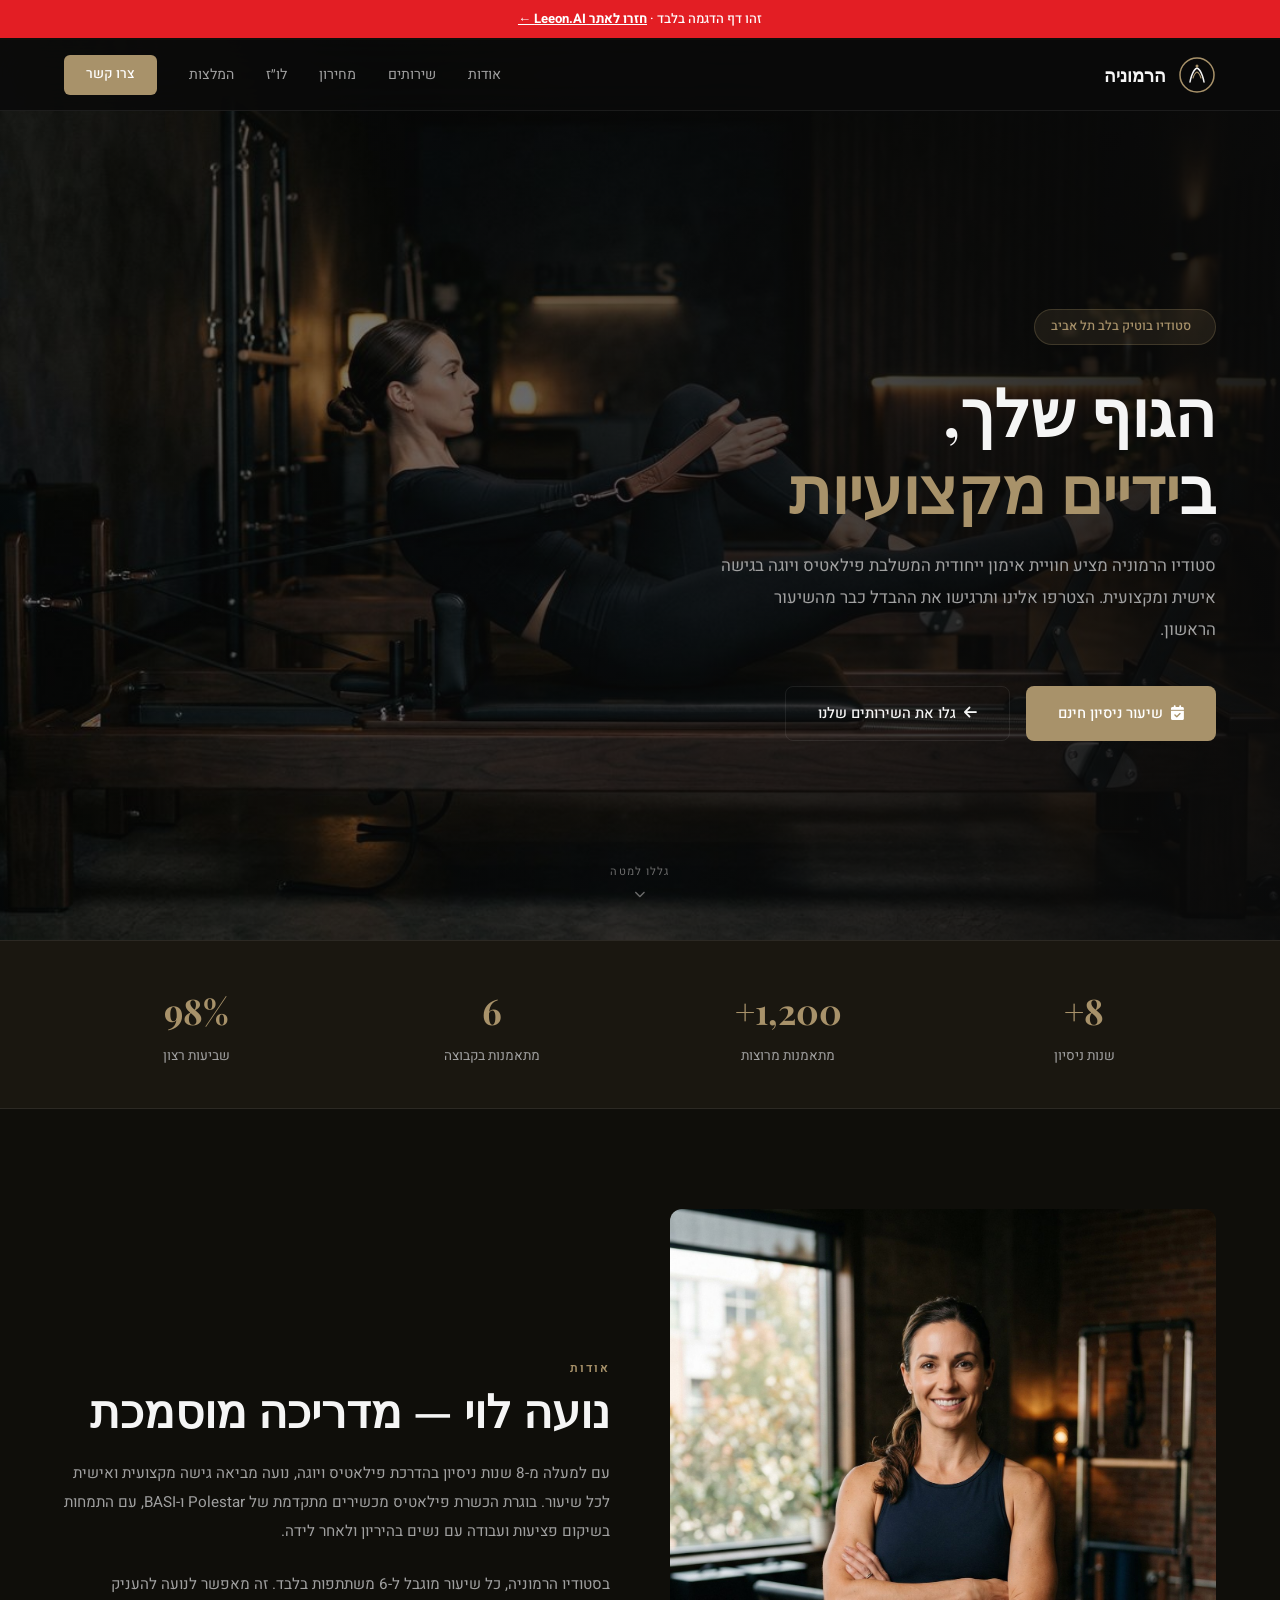
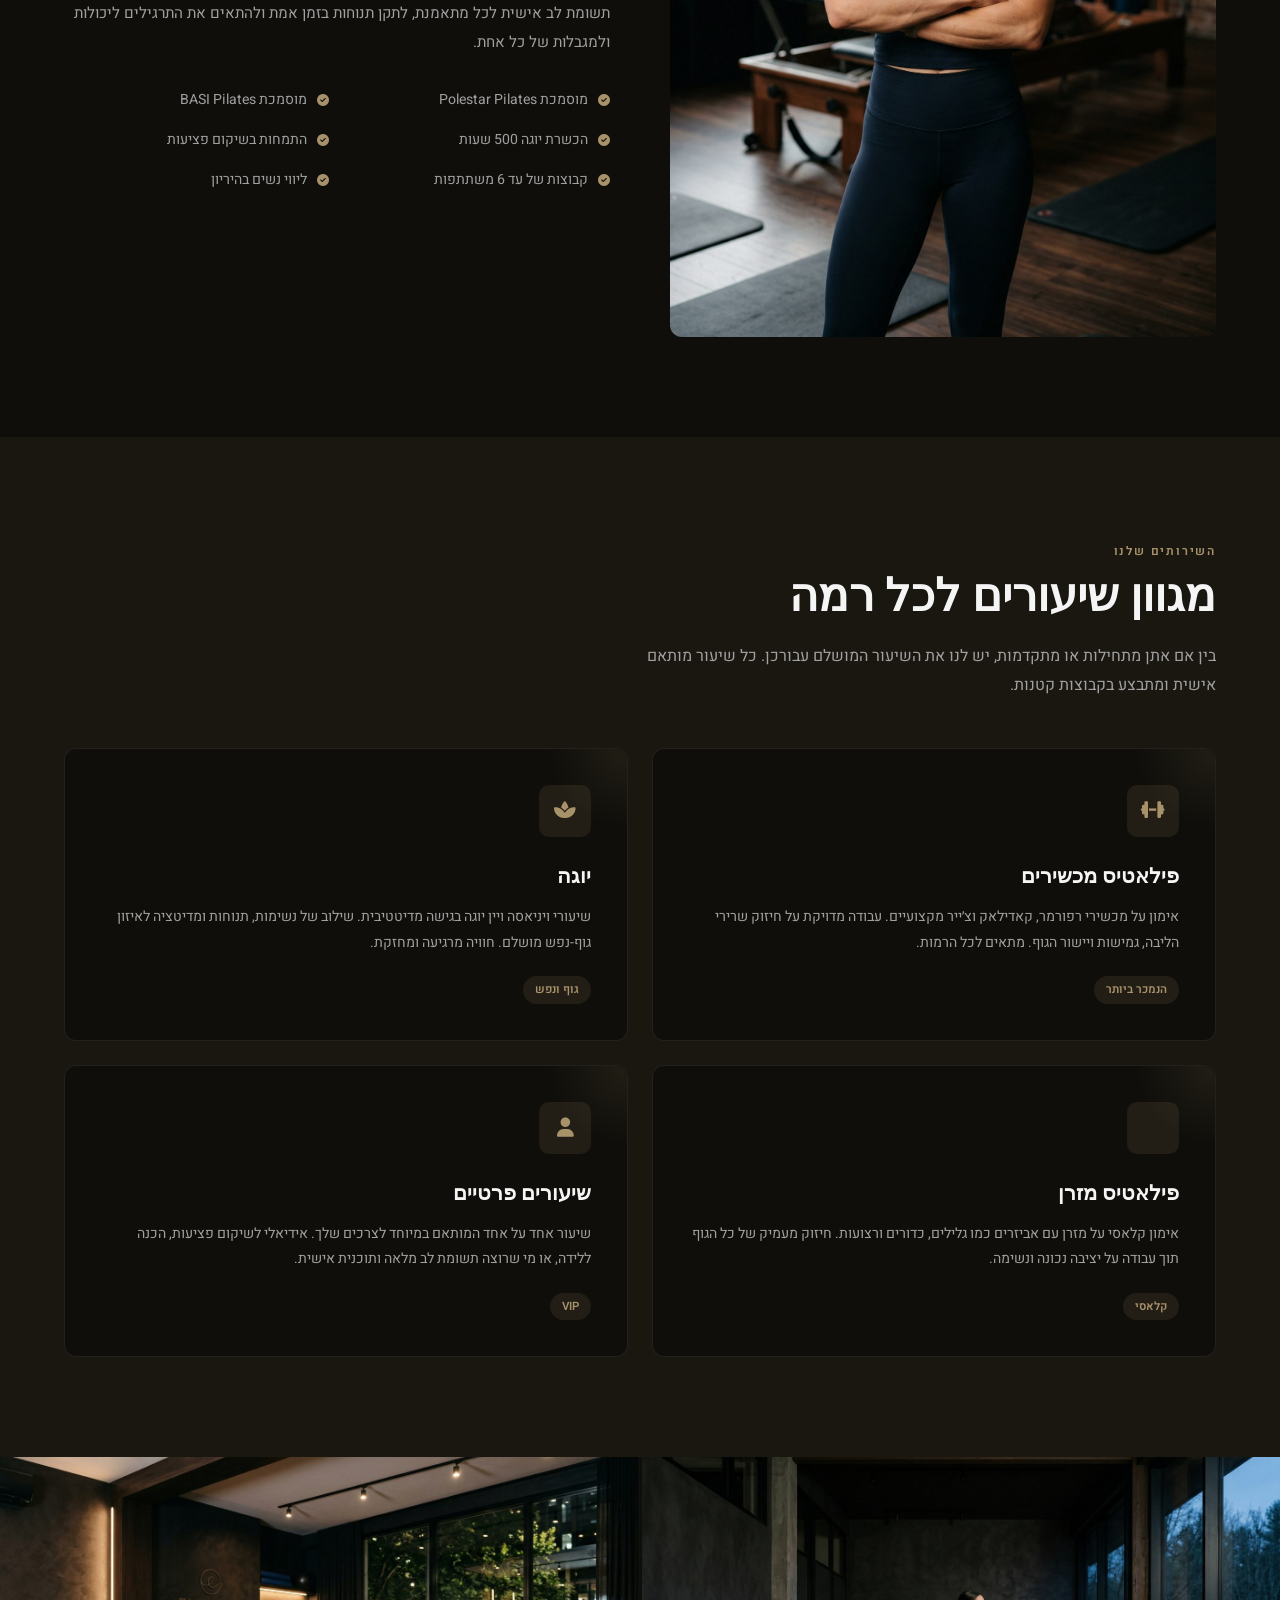
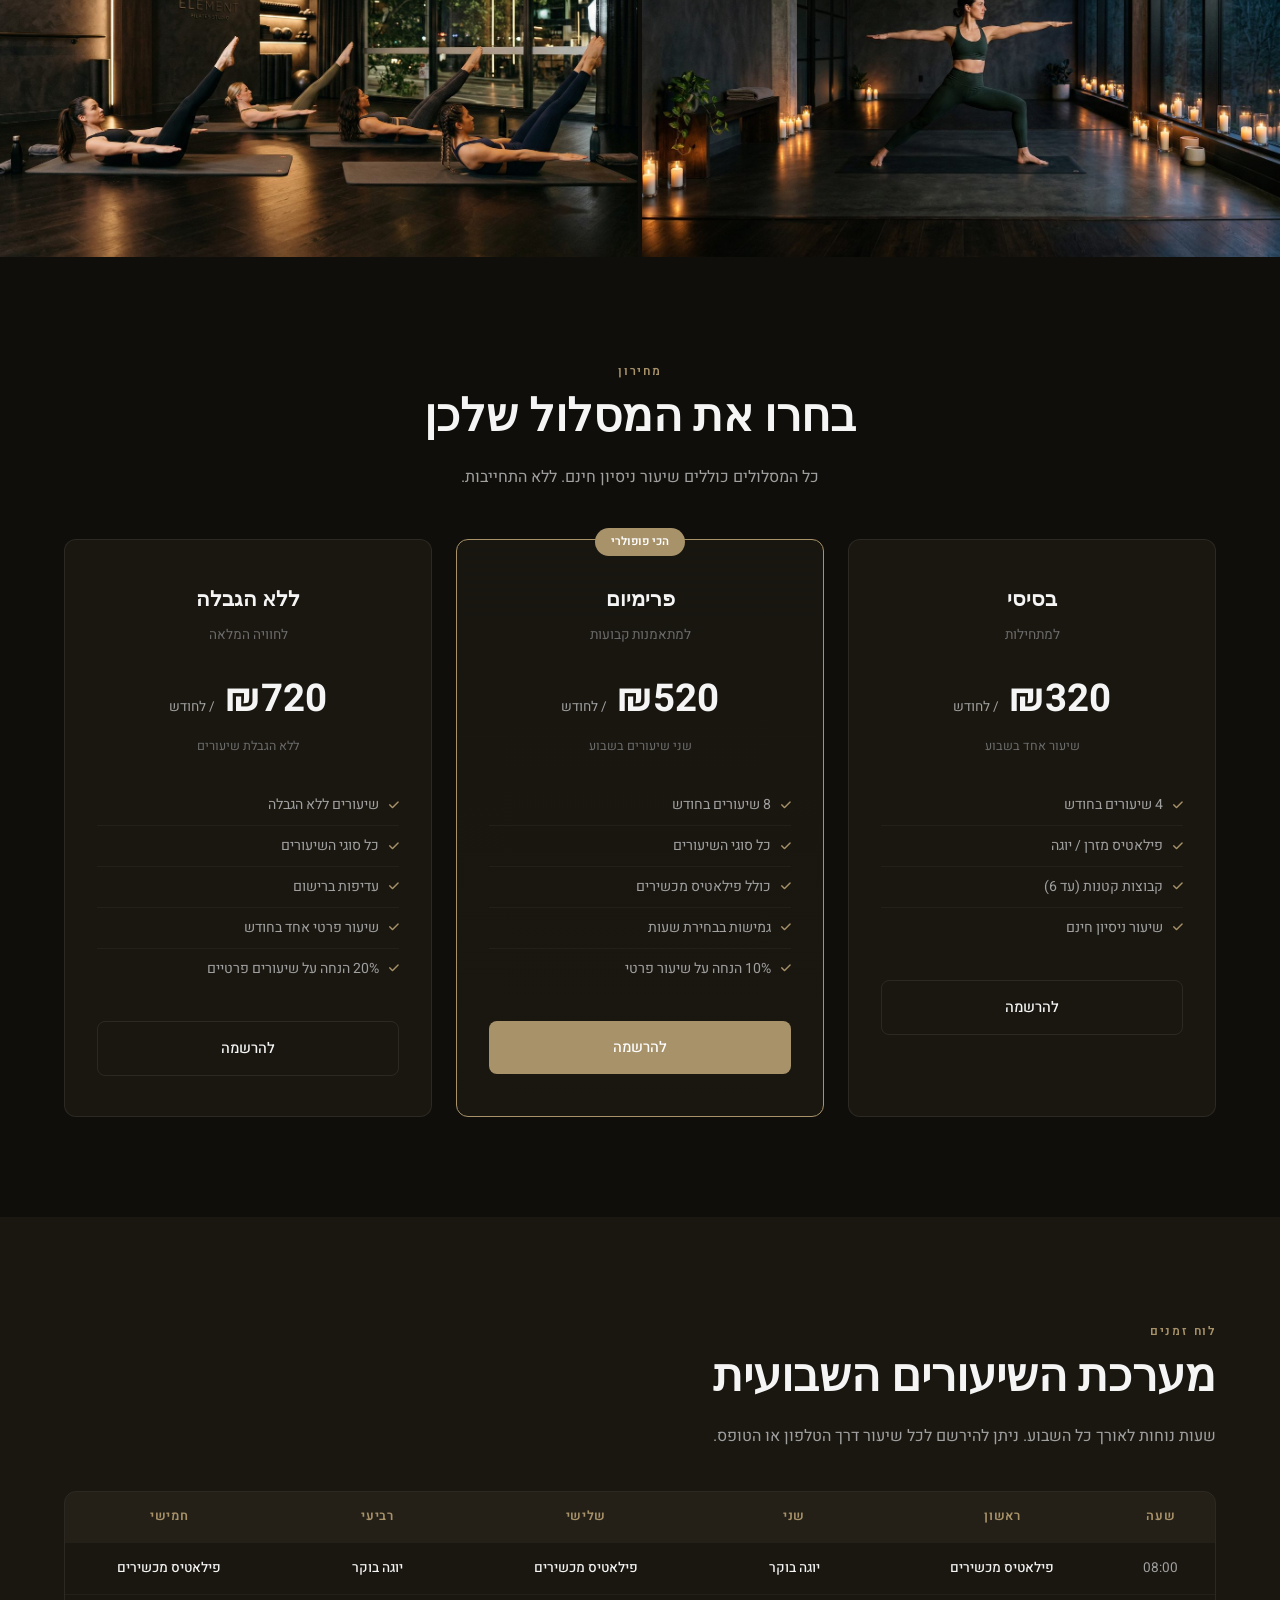
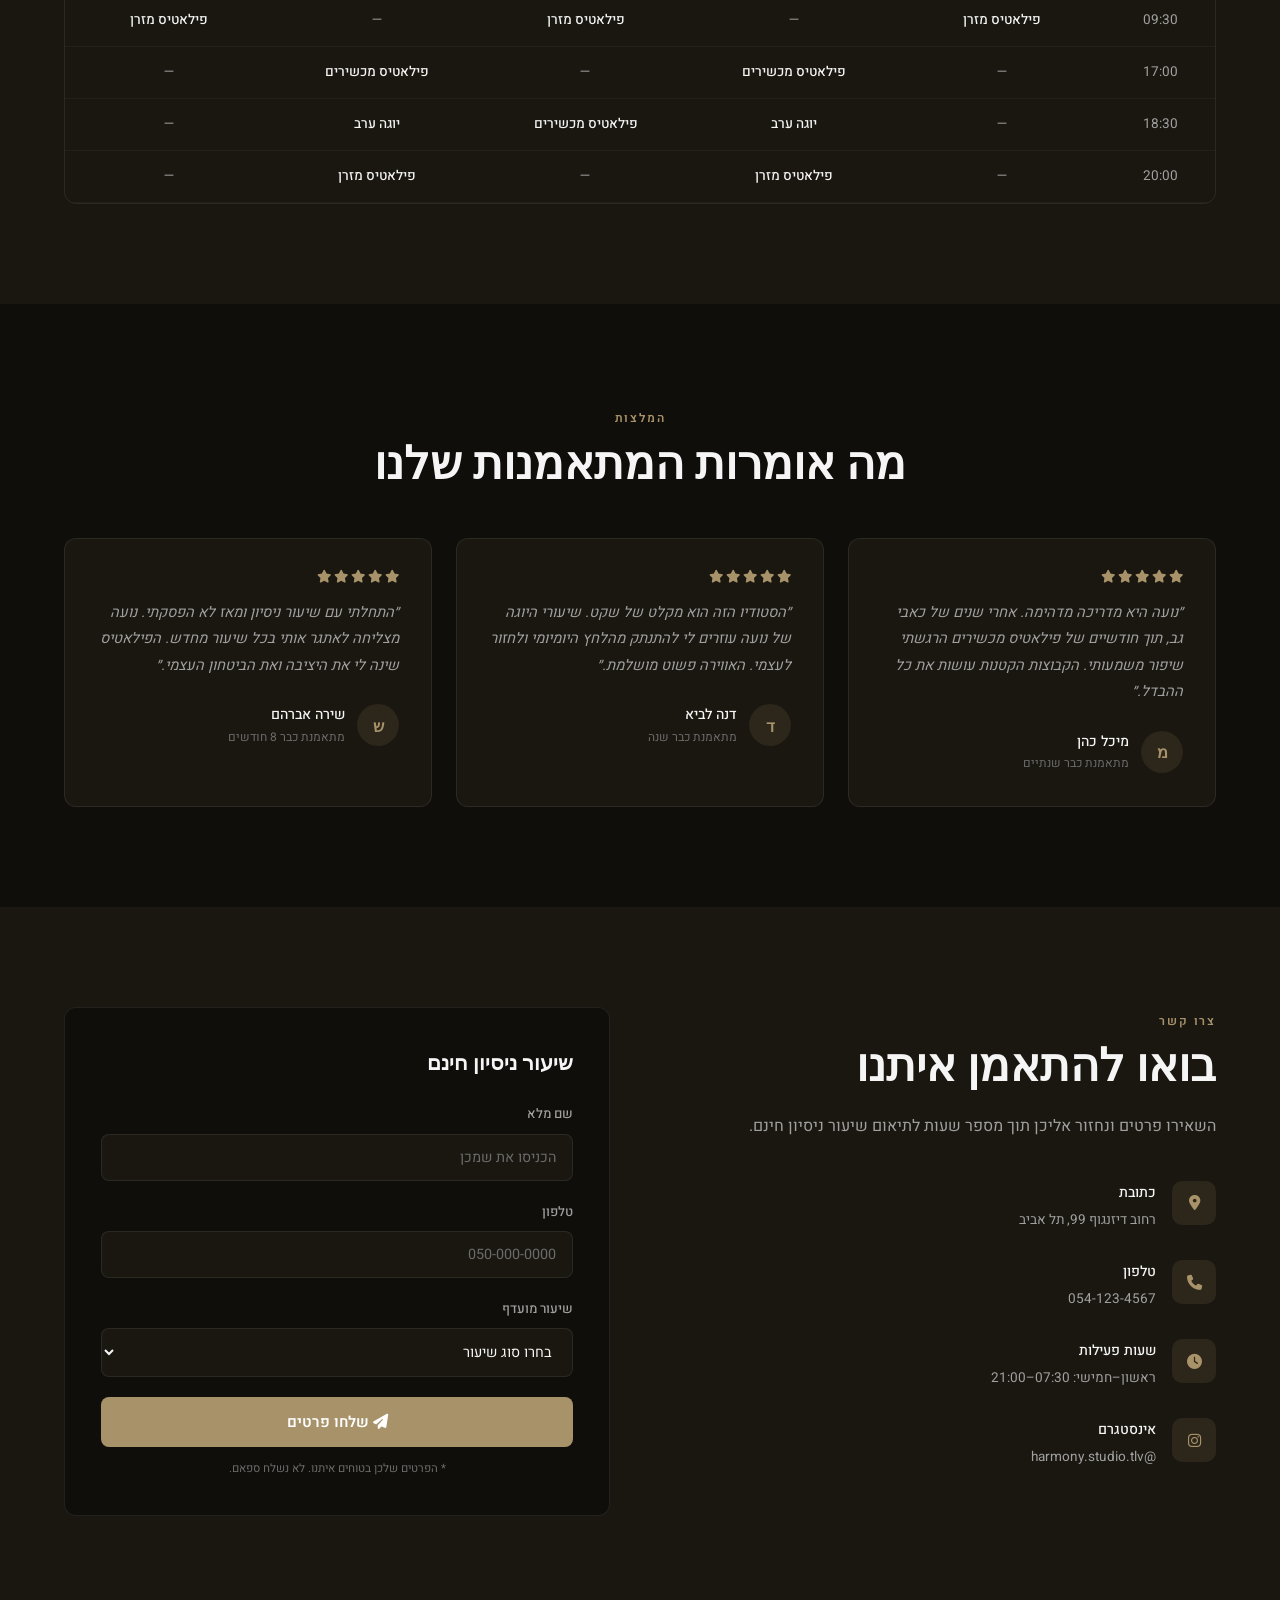
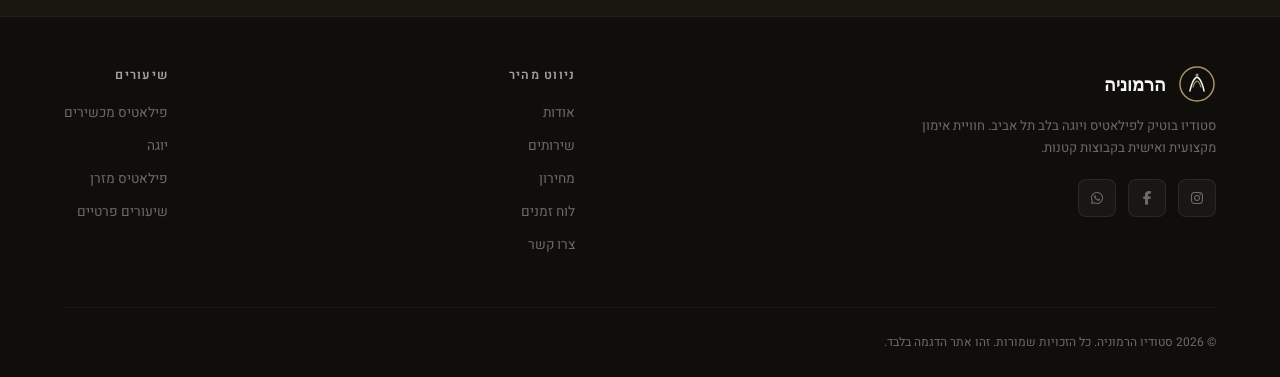
<file: demo-pilates/index.html>
<!DOCTYPE html>
<html lang="he" dir="rtl">
<head>
<!--
 / /   / __ \/ __ `__ \/ __ \/ / / / __/ _ \/ ___/
-->

<meta charset="UTF-8">
<meta name="viewport" content="width=device-width, initial-scale=1.0">
<title>סטודיו הרמוניה — פילאטיס ויוגה</title>
<meta name="description" content="סטודיו הרמוניה — פילאטיס ויוגה. שיעורי פילאטיס מכשירים, יוגה, פילאטיס מזרן ושיעורים פרטיים. מדריכה מוסמכת עם ניסיון של 8+ שנים.">

<!-- Fonts -->
<link rel="preconnect" href="https://fonts.googleapis.com">
<link rel="preconnect" href="https://fonts.gstatic.com" crossorigin>
<link href="https://fonts.googleapis.com/css2?family=Heebo:wght@300;400;500;600;700&family=Playfair+Display:ital,wght@0,400;0,600;0,700;1,400;1,600&display=swap" rel="stylesheet">

<!-- Font Awesome 6.5 -->
<link rel="stylesheet" href="https://cdnjs.cloudflare.com/ajax/libs/font-awesome/6.5.1/css/all.min.css">

<style>
/* ===== RESET & BASE ===== */
*, *::before, *::after { box-sizing: border-box; margin: 0; padding: 0; }

:root {
  --bg: #0f0e0a;
  --bg-card: #1a1710;
  --bg-card-hover: #1c1a14;
  --text: #F5F5F5;
  --text-muted: #a0a0a0;
  --text-dim: #6b6b6b;
  --accent: #A8926A;
  --accent-hover: #8B7650;
  --accent-soft: rgba(168,146,106,0.12);
  --border: rgba(255,255,255,0.08);
  --border-light: rgba(255,255,255,0.04);
  --font-body: 'Heebo', sans-serif;
  --font-display: 'Playfair Display', serif;
  --radius: 12px;
  --radius-sm: 8px;
  --transition: 0.3s cubic-bezier(0.16, 1, 0.3, 1);
}

html {
  scroll-behavior: smooth;
  -webkit-font-smoothing: antialiased;
  -moz-osx-font-smoothing: grayscale;
}

body {
  font-family: var(--font-body);
  background: var(--bg);
  color: var(--text);
  line-height: 1.7;
  padding-top: 40px;
  overflow-x: hidden;
}

img { max-width: 100%; height: auto; display: block; }
a { text-decoration: none; color: inherit; }
ul { list-style: none; }

/* ===== DEMO BANNER ===== */
.demo-banner {
  position: fixed;
  top: 0; left: 0; right: 0;
  z-index: 99999;
  background: #E31E24;
  text-align: center;
  padding: 8px 16px;
  font-family: Heebo, sans-serif;
  font-size: 0.82rem;
  font-weight: 500;
  color: #fff;
  direction: rtl;
}
.demo-banner a {
  color: #fff;
  text-decoration: underline;
  font-weight: 700;
}

/* ===== CONTAINER ===== */
.container {
  width: 100%;
  max-width: 1200px;
  margin: 0 auto;
  padding: 0 24px;
}

/* ===== SECTION COMMON ===== */
.section {
  padding: 100px 0;
}

.section-label {
  font-size: 0.75rem;
  font-weight: 600;
  letter-spacing: 0.15em;
  text-transform: uppercase;
  color: var(--accent);
  margin-bottom: 12px;
}

.section-title {
  font-family: var(--font-display);
  font-size: clamp(1.8rem, 4vw, 2.8rem);
  font-weight: 600;
  line-height: 1.3;
  margin-bottom: 20px;
}

.section-subtitle {
  font-size: 1rem;
  color: var(--text-muted);
  max-width: 600px;
  line-height: 1.8;
}

/* ===== NAVIGATION ===== */
.nav {
  position: fixed;
  top: 40px; left: 0; right: 0;
  z-index: 1000;
  background: rgba(10, 10, 10, 0.85);
  backdrop-filter: blur(20px);
  -webkit-backdrop-filter: blur(20px);
  border-bottom: 1px solid var(--border);
  transition: transform var(--transition), box-shadow var(--transition);
}

.nav--hidden { transform: translateY(-100%); }
.nav--scrolled { box-shadow: 0 4px 30px rgba(0,0,0,0.3); }

.nav-inner {
  display: flex;
  align-items: center;
  justify-content: space-between;
  height: 70px;
}

.nav-logo {
  display: flex;
  align-items: center;
  gap: 12px;
}

.nav-logo svg {
  width: 38px;
  height: 38px;
}

.nav-logo-text {
  font-family: var(--font-display);
  font-size: 1.1rem;
  font-weight: 600;
  color: var(--text);
}

.nav-links {
  display: flex;
  gap: 32px;
  align-items: center;
}

.nav-links a {
  font-size: 0.88rem;
  font-weight: 400;
  color: var(--text-muted);
  transition: color var(--transition);
  position: relative;
}

.nav-links a:hover { color: var(--text); }

.nav-links a::after {
  content: '';
  position: absolute;
  bottom: -4px;
  right: 0;
  width: 0;
  height: 2px;
  background: var(--accent);
  transition: width var(--transition);
}
.nav-links a:hover::after { width: 100%; }

.nav-cta {
  background: var(--accent) !important;
  color: #fff !important;
  padding: 8px 22px;
  border-radius: 6px;
  font-weight: 500 !important;
  font-size: 0.85rem !important;
  transition: background var(--transition), transform var(--transition) !important;
}
.nav-cta:hover { background: var(--accent-hover) !important; transform: translateY(-1px); }
.nav-cta::after { display: none !important; }

/* Hamburger */
.nav-hamburger {
  display: none;
  flex-direction: column;
  gap: 5px;
  background: none;
  border: none;
  cursor: pointer;
  padding: 8px;
}
.nav-hamburger span {
  display: block;
  width: 24px;
  height: 2px;
  background: var(--text);
  transition: transform var(--transition), opacity var(--transition);
}
.nav-hamburger.active span:nth-child(1) { transform: rotate(45deg) translate(5px, 5px); }
.nav-hamburger.active span:nth-child(2) { opacity: 0; }
.nav-hamburger.active span:nth-child(3) { transform: rotate(-45deg) translate(5px, -5px); }

/* ===== HERO ===== */
.hero {
  position: relative;
  min-height: 100vh;
  display: flex;
  align-items: center;
  overflow: hidden;
  padding-top: 70px;
}

.hero-bg {
  position: absolute;
  inset: 0;
  z-index: 0;
}

.hero-bg img {
  width: 100%;
  height: 100%;
  object-fit: cover;
}

.hero-bg::after {
  content: '';
  position: absolute;
  inset: 0;
  background: linear-gradient(
    to left,
    rgba(10, 10, 10, 0.92) 0%,
    rgba(10, 10, 10, 0.7) 40%,
    rgba(10, 10, 10, 0.4) 100%
  );
}

.hero-content {
  position: relative;
  z-index: 2;
  max-width: 640px;
}

.hero-badge {
  display: inline-flex;
  align-items: center;
  gap: 8px;
  background: var(--accent-soft);
  border: 1px solid rgba(168,146,106,0.25);
  padding: 6px 16px;
  border-radius: 50px;
  font-size: 0.8rem;
  font-weight: 500;
  color: var(--accent);
  margin-bottom: 28px;
}

.hero h1 {
  font-family: var(--font-display);
  font-size: clamp(2.4rem, 5.5vw, 4rem);
  font-weight: 700;
  line-height: 1.2;
  margin-bottom: 24px;
}

.hero h1 span {
  color: var(--accent);
}

.hero-text {
  font-size: 1.05rem;
  color: var(--text-muted);
  line-height: 1.9;
  margin-bottom: 40px;
  max-width: 500px;
}

.hero-actions {
  display: flex;
  gap: 16px;
  flex-wrap: wrap;
}

.btn {
  display: inline-flex;
  align-items: center;
  gap: 8px;
  padding: 14px 32px;
  border-radius: 8px;
  font-family: var(--font-body);
  font-size: 0.92rem;
  font-weight: 500;
  cursor: pointer;
  border: none;
  transition: all var(--transition);
}

.btn-primary {
  background: var(--accent);
  color: #fff;
}
.btn-primary:hover { background: var(--accent-hover); transform: translateY(-2px); box-shadow: 0 8px 30px rgba(168,146,106,0.3); }

.btn-outline {
  background: transparent;
  color: var(--text);
  border: 1px solid var(--border);
}
.btn-outline:hover { border-color: var(--text-muted); background: rgba(255,255,255,0.04); }

/* Hero scroll indicator */
.hero-scroll {
  position: absolute;
  bottom: 40px;
  left: 50%;
  transform: translateX(-50%);
  z-index: 2;
  display: flex;
  flex-direction: column;
  align-items: center;
  gap: 8px;
  color: var(--text-dim);
  font-size: 0.7rem;
  letter-spacing: 0.1em;
  animation: float 2s ease-in-out infinite;
}

@keyframes float {
  0%, 100% { transform: translateX(-50%) translateY(0); }
  50% { transform: translateX(-50%) translateY(-8px); }
}

/* ===== STATS BAR ===== */
.stats-bar {
  background: var(--bg-card);
  border-top: 1px solid var(--border);
  border-bottom: 1px solid var(--border);
  padding: 40px 0;
}

.stats-grid {
  display: grid;
  grid-template-columns: repeat(4, 1fr);
  gap: 32px;
  text-align: center;
}

.stat-item h3 {
  font-family: var(--font-display);
  font-size: 2.2rem;
  font-weight: 700;
  color: var(--accent);
  margin-bottom: 4px;
}

.stat-item p {
  font-size: 0.85rem;
  color: var(--text-muted);
}

/* ===== ABOUT ===== */
.about-grid {
  display: grid;
  grid-template-columns: 1fr 1fr;
  gap: 60px;
  align-items: center;
}

.about-image {
  position: relative;
  border-radius: var(--radius);
  overflow: hidden;
}

.about-image img {
  width: 100%;
  height: 100%;
  object-fit: cover;
  aspect-ratio: 3/4;
}

.about-image-accent {
  position: absolute;
  top: -20px;
  right: -20px;
  width: 100px;
  height: 100px;
  border: 2px solid var(--accent);
  border-radius: var(--radius);
  z-index: -1;
}

.about-text p {
  font-size: 0.95rem;
  color: var(--text-muted);
  line-height: 1.9;
  margin-bottom: 24px;
}

.about-features {
  display: grid;
  grid-template-columns: 1fr 1fr;
  gap: 16px;
  margin-top: 32px;
}

.about-feature {
  display: flex;
  align-items: center;
  gap: 10px;
  font-size: 0.88rem;
  color: var(--text-muted);
}

.about-feature i {
  color: var(--accent);
  font-size: 0.75rem;
}

/* ===== SERVICES ===== */
.services { background: var(--bg-card); }

.services-grid {
  display: grid;
  grid-template-columns: repeat(2, 1fr);
  gap: 24px;
  margin-top: 48px;
}

.service-card {
  background: var(--bg);
  border: 1px solid var(--border);
  border-radius: var(--radius);
  padding: 36px;
  transition: all var(--transition);
  position: relative;
  overflow: hidden;
}

.service-card:hover {
  border-color: rgba(168,146,106,0.3);
  transform: translateY(-4px);
  box-shadow: 0 16px 50px rgba(0,0,0,0.3);
}

.service-card::before {
  content: '';
  position: absolute;
  top: 0;
  right: 0;
  width: 80px;
  height: 80px;
  background: radial-gradient(circle at top right, var(--accent-soft), transparent 70%);
  border-radius: 0 var(--radius) 0 0;
}

.service-icon {
  width: 52px;
  height: 52px;
  background: var(--accent-soft);
  border-radius: 10px;
  display: flex;
  align-items: center;
  justify-content: center;
  margin-bottom: 20px;
  position: relative;
}

.service-icon i {
  font-size: 1.2rem;
  color: var(--accent);
}

.service-card h3 {
  font-family: var(--font-display);
  font-size: 1.3rem;
  font-weight: 600;
  margin-bottom: 12px;
}

.service-card p {
  font-size: 0.88rem;
  color: var(--text-muted);
  line-height: 1.8;
  margin-bottom: 20px;
}

.service-tag {
  display: inline-block;
  background: var(--accent-soft);
  color: var(--accent);
  font-size: 0.72rem;
  font-weight: 600;
  padding: 4px 12px;
  border-radius: 50px;
}

/* ===== GALLERY DIVIDER ===== */
.gallery-divider {
  display: grid;
  grid-template-columns: 1fr 1fr;
  gap: 4px;
  max-height: 400px;
  overflow: hidden;
}

.gallery-divider img {
  width: 100%;
  height: 400px;
  object-fit: cover;
}

/* ===== PRICING ===== */
.pricing-header {
  text-align: center;
  margin-bottom: 48px;
}

.pricing-header .section-subtitle {
  margin: 0 auto;
}

.pricing-grid {
  display: grid;
  grid-template-columns: repeat(3, 1fr);
  gap: 24px;
}

.pricing-card {
  background: var(--bg-card);
  border: 1px solid var(--border);
  border-radius: var(--radius);
  padding: 40px 32px;
  text-align: center;
  transition: all var(--transition);
  position: relative;
}

.pricing-card:hover {
  transform: translateY(-4px);
  border-color: rgba(255,255,255,0.12);
}

.pricing-card.featured {
  border-color: var(--accent);
  background: linear-gradient(to bottom, rgba(168,146,106,0.06), var(--bg-card));
}

.pricing-badge {
  position: absolute;
  top: -12px;
  left: 50%;
  transform: translateX(-50%);
  background: var(--accent);
  color: #fff;
  font-size: 0.72rem;
  font-weight: 600;
  padding: 4px 16px;
  border-radius: 50px;
}

.pricing-card h3 {
  font-family: var(--font-display);
  font-size: 1.3rem;
  font-weight: 600;
  margin-bottom: 8px;
}

.pricing-card .price {
  font-size: 2.4rem;
  font-weight: 700;
  color: var(--text);
  margin: 20px 0 4px;
}

.pricing-card .price span {
  font-size: 0.85rem;
  font-weight: 400;
  color: var(--text-muted);
}

.pricing-card .price-note {
  font-size: 0.78rem;
  color: var(--text-dim);
  margin-bottom: 28px;
}

.pricing-features {
  text-align: right;
  margin-bottom: 32px;
}

.pricing-features li {
  font-size: 0.88rem;
  color: var(--text-muted);
  padding: 8px 0;
  border-bottom: 1px solid var(--border-light);
  display: flex;
  align-items: center;
  gap: 10px;
}

.pricing-features li i {
  color: var(--accent);
  font-size: 0.7rem;
}

.pricing-features li:last-child { border: none; }

/* ===== SCHEDULE ===== */
.schedule { background: var(--bg-card); }

.schedule-table-wrapper {
  overflow-x: auto;
  margin-top: 40px;
  border-radius: var(--radius);
  border: 1px solid var(--border);
}

.schedule-table {
  width: 100%;
  border-collapse: collapse;
  min-width: 600px;
}

.schedule-table th,
.schedule-table td {
  padding: 14px 20px;
  text-align: center;
  font-size: 0.85rem;
  border-bottom: 1px solid var(--border-light);
}

.schedule-table th {
  background: rgba(168,146,106,0.08);
  color: var(--accent);
  font-weight: 600;
  font-size: 0.8rem;
  letter-spacing: 0.05em;
}

.schedule-table td {
  color: var(--text-muted);
}

.schedule-table tr:hover td {
  background: rgba(255,255,255,0.02);
}

.schedule-class {
  color: var(--text) !important;
  font-weight: 500;
}

/* ===== TESTIMONIALS ===== */
.testimonials-grid {
  display: grid;
  grid-template-columns: repeat(3, 1fr);
  gap: 24px;
  margin-top: 48px;
}

.testimonial-card {
  background: var(--bg-card);
  border: 1px solid var(--border);
  border-radius: var(--radius);
  padding: 32px;
  transition: all var(--transition);
}

.testimonial-card:hover {
  border-color: rgba(255,255,255,0.12);
  transform: translateY(-2px);
}

.testimonial-stars {
  color: var(--accent);
  font-size: 0.8rem;
  margin-bottom: 16px;
  display: flex;
  gap: 3px;
}

.testimonial-card blockquote {
  font-size: 0.92rem;
  color: var(--text-muted);
  line-height: 1.8;
  margin-bottom: 24px;
  font-style: italic;
}

.testimonial-author {
  display: flex;
  align-items: center;
  gap: 12px;
}

.testimonial-avatar {
  width: 42px;
  height: 42px;
  border-radius: 50%;
  background: var(--accent-soft);
  display: flex;
  align-items: center;
  justify-content: center;
  color: var(--accent);
  font-size: 1rem;
  font-weight: 600;
  font-family: var(--font-display);
}

.testimonial-author-info h4 {
  font-size: 0.88rem;
  font-weight: 500;
}

.testimonial-author-info p {
  font-size: 0.75rem;
  color: var(--text-dim);
}

/* ===== CONTACT ===== */
.contact { background: var(--bg-card); }

.contact-grid {
  display: grid;
  grid-template-columns: 1fr 1fr;
  gap: 60px;
  align-items: start;
}

.contact-info-item {
  display: flex;
  align-items: start;
  gap: 16px;
  margin-bottom: 28px;
}

.contact-info-icon {
  width: 44px;
  height: 44px;
  background: var(--accent-soft);
  border-radius: 10px;
  display: flex;
  align-items: center;
  justify-content: center;
  flex-shrink: 0;
}

.contact-info-icon i {
  color: var(--accent);
  font-size: 0.95rem;
}

.contact-info-item h4 {
  font-size: 0.88rem;
  font-weight: 500;
  margin-bottom: 4px;
}

.contact-info-item p {
  font-size: 0.85rem;
  color: var(--text-muted);
}

.contact-form {
  background: var(--bg);
  border: 1px solid var(--border);
  border-radius: var(--radius);
  padding: 36px;
}

.contact-form h3 {
  font-family: var(--font-display);
  font-size: 1.3rem;
  font-weight: 600;
  margin-bottom: 24px;
}

.form-group {
  margin-bottom: 20px;
}

.form-group label {
  display: block;
  font-size: 0.82rem;
  font-weight: 500;
  color: var(--text-muted);
  margin-bottom: 8px;
}

.form-group input,
.form-group select {
  width: 100%;
  background: var(--bg-card);
  border: 1px solid var(--border);
  border-radius: var(--radius-sm);
  padding: 12px 16px;
  font-family: var(--font-body);
  font-size: 0.9rem;
  color: var(--text);
  transition: border-color var(--transition);
  direction: rtl;
}

.form-group input:focus,
.form-group select:focus {
  outline: none;
  border-color: var(--accent);
  box-shadow: 0 0 0 3px var(--accent-soft);
}

.form-group input::placeholder {
  color: var(--text-dim);
}

.form-submit {
  width: 100%;
  background: var(--accent);
  color: #fff;
  border: none;
  border-radius: var(--radius-sm);
  padding: 14px;
  font-family: var(--font-body);
  font-size: 0.95rem;
  font-weight: 600;
  cursor: pointer;
  transition: all var(--transition);
}

.form-submit:hover {
  background: var(--accent-hover);
  transform: translateY(-1px);
  box-shadow: 0 8px 25px rgba(168,146,106,0.3);
}

.form-note {
  font-size: 0.72rem;
  color: var(--text-dim);
  margin-top: 12px;
  text-align: center;
}

/* ===== FOOTER ===== */
.footer {
  padding: 48px 0 24px;
  border-top: 1px solid var(--border);
}

.footer-top {
  display: flex;
  justify-content: space-between;
  align-items: start;
  margin-bottom: 40px;
}

.footer-brand {
  max-width: 300px;
}

.footer-brand .nav-logo {
  margin-bottom: 12px;
}

.footer-brand p {
  font-size: 0.82rem;
  color: var(--text-dim);
  line-height: 1.7;
}

.footer-links-group h4 {
  font-size: 0.78rem;
  font-weight: 600;
  letter-spacing: 0.1em;
  text-transform: uppercase;
  color: var(--text-muted);
  margin-bottom: 16px;
}

.footer-links-group a {
  display: block;
  font-size: 0.85rem;
  color: var(--text-dim);
  margin-bottom: 10px;
  transition: color var(--transition);
}

.footer-links-group a:hover { color: var(--text); }

.footer-social {
  display: flex;
  gap: 12px;
  margin-top: 20px;
}

.footer-social a {
  width: 38px;
  height: 38px;
  background: rgba(255,255,255,0.04);
  border: 1px solid var(--border);
  border-radius: 8px;
  display: flex;
  align-items: center;
  justify-content: center;
  font-size: 0.85rem;
  color: var(--text-dim);
  transition: all var(--transition);
}

.footer-social a:hover {
  background: var(--accent-soft);
  border-color: rgba(168,146,106,0.3);
  color: var(--accent);
}

.footer-bottom {
  display: flex;
  justify-content: space-between;
  align-items: center;
  padding-top: 24px;
  border-top: 1px solid var(--border-light);
  font-size: 0.75rem;
  color: var(--text-dim);
}

.footer-bottom a {
  color: var(--text-dim);
  transition: color var(--transition);
}

.footer-bottom a:hover { color: var(--text-muted); }

/* ===== ANIMATIONS ===== */
.fade-in {
  opacity: 0;
  transform: translateY(30px);
  transition: opacity 0.6s ease-out, transform 0.6s ease-out;
}

.fade-in.visible {
  opacity: 1;
  transform: translateY(0);
}

/* ===== MOBILE MENU ===== */
.mobile-menu {
  display: none;
  position: fixed;
  top: 110px;
  right: 0;
  left: 0;
  bottom: 0;
  background: rgba(10, 10, 10, 0.98);
  backdrop-filter: blur(20px);
  z-index: 999;
  padding: 40px 24px;
  flex-direction: column;
  gap: 0;
}

.mobile-menu.active { display: flex; }

.mobile-menu a {
  font-size: 1.2rem;
  color: var(--text-muted);
  padding: 16px 0;
  border-bottom: 1px solid var(--border-light);
  transition: color var(--transition);
}

.mobile-menu a:hover { color: var(--text); }

.mobile-menu .btn-primary {
  margin-top: 24px;
  text-align: center;
  justify-content: center;
}

/* ===== RESPONSIVE ===== */
@media (max-width: 968px) {
  .nav-links { display: none; }
  .nav-hamburger { display: flex; }

  .about-grid,
  .contact-grid {
    grid-template-columns: 1fr;
    gap: 40px;
  }

  .about-image { max-width: 400px; }

  .services-grid {
    grid-template-columns: 1fr;
  }

  .pricing-grid {
    grid-template-columns: 1fr;
    max-width: 420px;
    margin: 0 auto;
  }

  .testimonials-grid {
    grid-template-columns: 1fr;
  }

  .stats-grid {
    grid-template-columns: repeat(2, 1fr);
    gap: 24px;
  }

  .footer-top {
    flex-direction: column;
    gap: 32px;
  }

  .footer-bottom {
    flex-direction: column;
    gap: 12px;
    text-align: center;
  }

  .gallery-divider {
    grid-template-columns: 1fr;
    max-height: 300px;
  }

  .gallery-divider img:last-child { display: none; }

  .hero-content { max-width: 100%; }

  .section { padding: 70px 0; }
}

@media (max-width: 600px) {
  .hero h1 { font-size: 2rem; }
  .hero-actions { flex-direction: column; }
  .hero-actions .btn { width: 100%; justify-content: center; }
  .about-features { grid-template-columns: 1fr; }
  .stats-grid { grid-template-columns: 1fr; }
}
</style>
</head>
<body>

<!-- Demo Banner -->
<div class="demo-banner">
  זהו דף הדגמה בלבד · <a href="https://leeon-ai.com">חזרו לאתר Leeon.AI ←</a>
</div>

<!-- Navigation -->
<nav class="nav" id="nav">
  <div class="container nav-inner">
    <a href="#" class="nav-logo">
      <svg viewBox="0 0 38 38" fill="none" xmlns="http://www.w3.org/2000/svg" aria-label="סטודיו הרמוניה לוגו">
        <circle cx="19" cy="19" r="17" stroke="#A8926A" stroke-width="1.5"/>
        <path d="M12 26C12 26 14 14 19 12C24 14 26 26 26 26" stroke="#F5F5F5" stroke-width="1.5" stroke-linecap="round"/>
        <path d="M15 22C15 22 16.5 17 19 16C21.5 17 23 22 23 22" stroke="#A8926A" stroke-width="1.2" stroke-linecap="round"/>
        <circle cx="19" cy="10" r="1.5" fill="#A8926A"/>
      </svg>
      <span class="nav-logo-text">הרמוניה</span>
    </a>

    <div class="nav-links">
      <a href="#about">אודות</a>
      <a href="#services">שירותים</a>
      <a href="#pricing">מחירון</a>
      <a href="#schedule">לו״ז</a>
      <a href="#testimonials">המלצות</a>
      <a href="#contact" class="nav-cta">צרו קשר</a>
    </div>

    <button class="nav-hamburger" id="hamburger" aria-label="תפריט">
      <span></span>
      <span></span>
      <span></span>
    </button>
  </div>
</nav>

<!-- Mobile Menu -->
<div class="mobile-menu" id="mobileMenu">
  <a href="#about" onclick="closeMobile()">אודות</a>
  <a href="#services" onclick="closeMobile()">שירותים</a>
  <a href="#pricing" onclick="closeMobile()">מחירון</a>
  <a href="#schedule" onclick="closeMobile()">לו״ז</a>
  <a href="#testimonials" onclick="closeMobile()">המלצות</a>
  <a href="#contact" class="btn btn-primary" onclick="closeMobile()">צרו קשר</a>
</div>

<!-- Hero -->
<section class="hero" id="hero">
  <div class="hero-bg">
    <img src="images/hero.jpg" alt="סטודיו פילאטיס הרמוניה" loading="eager">
  </div>
  <div class="container">
    <div class="hero-content">
      <div class="hero-badge">
        <i class="fa-solid fa-sparkles"></i>
        סטודיו בוטיק בלב תל אביב
      </div>
      <h1>הגוף שלך,<br>ב<span>ידיים מקצועיות</span></h1>
      <p class="hero-text">
        סטודיו הרמוניה מציע חוויית אימון ייחודית המשלבת פילאטיס ויוגה
        בגישה אישית ומקצועית. הצטרפו אלינו ותרגישו את ההבדל כבר מהשיעור הראשון.
      </p>
      <div class="hero-actions">
        <a href="#contact" class="btn btn-primary">
          <i class="fa-solid fa-calendar-check"></i>
          שיעור ניסיון חינם
        </a>
        <a href="#services" class="btn btn-outline">
          <i class="fa-solid fa-arrow-left"></i>
          גלו את השירותים שלנו
        </a>
      </div>
    </div>
  </div>
  <div class="hero-scroll">
    <span>גללו למטה</span>
    <i class="fa-solid fa-chevron-down"></i>
  </div>
</section>

<!-- Stats Bar -->
<div class="stats-bar">
  <div class="container">
    <div class="stats-grid">
      <div class="stat-item fade-in">
        <h3>8+</h3>
        <p>שנות ניסיון</p>
      </div>
      <div class="stat-item fade-in">
        <h3>1,200+</h3>
        <p>מתאמנות מרוצות</p>
      </div>
      <div class="stat-item fade-in">
        <h3>6</h3>
        <p>מתאמנות בקבוצה</p>
      </div>
      <div class="stat-item fade-in">
        <h3>98%</h3>
        <p>שביעות רצון</p>
      </div>
    </div>
  </div>
</div>

<!-- About -->
<section class="section" id="about">
  <div class="container">
    <div class="about-grid">
      <div class="about-image fade-in">
        <img src="images/about.jpg" alt="נועה לוי — מדריכת פילאטיס ויוגה">
        <div class="about-image-accent"></div>
      </div>
      <div class="about-text fade-in">
        <span class="section-label">אודות</span>
        <h2 class="section-title">נועה לוי — מדריכה מוסמכת</h2>
        <p>
          עם למעלה מ-8 שנות ניסיון בהדרכת פילאטיס ויוגה, נועה מביאה גישה מקצועית
          ואישית לכל שיעור. בוגרת הכשרת פילאטיס מכשירים מתקדמת של Polestar ו-BASI,
          עם התמחות בשיקום פציעות ועבודה עם נשים בהיריון ולאחר לידה.
        </p>
        <p>
          בסטודיו הרמוניה, כל שיעור מוגבל ל-6 משתתפות בלבד. זה מאפשר לנועה
          להעניק תשומת לב אישית לכל מתאמנת, לתקן תנוחות בזמן אמת ולהתאים את
          התרגילים ליכולות ולמגבלות של כל אחת.
        </p>
        <div class="about-features">
          <div class="about-feature">
            <i class="fa-solid fa-check-circle"></i>
            <span>מוסמכת Polestar Pilates</span>
          </div>
          <div class="about-feature">
            <i class="fa-solid fa-check-circle"></i>
            <span>מוסמכת BASI Pilates</span>
          </div>
          <div class="about-feature">
            <i class="fa-solid fa-check-circle"></i>
            <span>הכשרת יוגה 500 שעות</span>
          </div>
          <div class="about-feature">
            <i class="fa-solid fa-check-circle"></i>
            <span>התמחות בשיקום פציעות</span>
          </div>
          <div class="about-feature">
            <i class="fa-solid fa-check-circle"></i>
            <span>קבוצות של עד 6 משתתפות</span>
          </div>
          <div class="about-feature">
            <i class="fa-solid fa-check-circle"></i>
            <span>ליווי נשים בהיריון</span>
          </div>
        </div>
      </div>
    </div>
  </div>
</section>

<!-- Services -->
<section class="section services" id="services">
  <div class="container">
    <div class="fade-in">
      <span class="section-label">השירותים שלנו</span>
      <h2 class="section-title">מגוון שיעורים לכל רמה</h2>
      <p class="section-subtitle">
        בין אם אתן מתחילות או מתקדמות, יש לנו את השיעור המושלם עבורכן.
        כל שיעור מותאם אישית ומתבצע בקבוצות קטנות.
      </p>
    </div>

    <div class="services-grid">
      <div class="service-card fade-in">
        <div class="service-icon">
          <i class="fa-solid fa-dumbbell"></i>
        </div>
        <h3>פילאטיס מכשירים</h3>
        <p>
          אימון על מכשירי רפורמר, קאדילאק וצ׳ייר מקצועיים. עבודה מדויקת
          על חיזוק שרירי הליבה, גמישות ויישור הגוף. מתאים לכל הרמות.
        </p>
        <span class="service-tag">הנמכר ביותר</span>
      </div>

      <div class="service-card fade-in">
        <div class="service-icon">
          <i class="fa-solid fa-spa"></i>
        </div>
        <h3>יוגה</h3>
        <p>
          שיעורי ויניאסה ויין יוגה בגישה מדיטטיבית. שילוב של נשימות,
          תנוחות ומדיטציה לאיזון גוף-נפש מושלם. חוויה מרגיעה ומחזקת.
        </p>
        <span class="service-tag">גוף ונפש</span>
      </div>

      <div class="service-card fade-in">
        <div class="service-icon">
          <i class="fa-solid fa-mat-pilates"></i>
        </div>
        <h3>פילאטיס מזרן</h3>
        <p>
          אימון קלאסי על מזרן עם אביזרים כמו גלילים, כדורים ורצועות.
          חיזוק מעמיק של כל הגוף תוך עבודה על יציבה נכונה ונשימה.
        </p>
        <span class="service-tag">קלאסי</span>
      </div>

      <div class="service-card fade-in">
        <div class="service-icon">
          <i class="fa-solid fa-user"></i>
        </div>
        <h3>שיעורים פרטיים</h3>
        <p>
          שיעור אחד על אחד המותאם במיוחד לצרכים שלך. אידיאלי לשיקום
          פציעות, הכנה ללידה, או מי שרוצה תשומת לב מלאה ותוכנית אישית.
        </p>
        <span class="service-tag">VIP</span>
      </div>
    </div>
  </div>
</section>

<!-- Gallery Divider -->
<div class="gallery-divider">
  <img src="images/yoga.jpg" alt="יוגה בסטודיו הרמוניה" loading="lazy">
  <img src="images/mat-pilates.jpg" alt="פילאטיס מזרן בסטודיו הרמוניה" loading="lazy">
</div>

<!-- Pricing -->
<section class="section" id="pricing">
  <div class="container">
    <div class="pricing-header fade-in">
      <span class="section-label">מחירון</span>
      <h2 class="section-title">בחרו את המסלול שלכן</h2>
      <p class="section-subtitle">
        כל המסלולים כוללים שיעור ניסיון חינם. ללא התחייבות.
      </p>
    </div>

    <div class="pricing-grid">
      <div class="pricing-card fade-in">
        <h3>בסיסי</h3>
        <p style="font-size:0.85rem;color:var(--text-dim);">למתחילות</p>
        <div class="price">₪320 <span>/ לחודש</span></div>
        <p class="price-note">שיעור אחד בשבוע</p>
        <ul class="pricing-features">
          <li><i class="fa-solid fa-check"></i> 4 שיעורים בחודש</li>
          <li><i class="fa-solid fa-check"></i> פילאטיס מזרן / יוגה</li>
          <li><i class="fa-solid fa-check"></i> קבוצות קטנות (עד 6)</li>
          <li><i class="fa-solid fa-check"></i> שיעור ניסיון חינם</li>
        </ul>
        <a href="#contact" class="btn btn-outline" style="width:100%;justify-content:center;">להרשמה</a>
      </div>

      <div class="pricing-card featured fade-in">
        <div class="pricing-badge">הכי פופולרי</div>
        <h3>פרימיום</h3>
        <p style="font-size:0.85rem;color:var(--text-dim);">למתאמנות קבועות</p>
        <div class="price">₪520 <span>/ לחודש</span></div>
        <p class="price-note">שני שיעורים בשבוע</p>
        <ul class="pricing-features">
          <li><i class="fa-solid fa-check"></i> 8 שיעורים בחודש</li>
          <li><i class="fa-solid fa-check"></i> כל סוגי השיעורים</li>
          <li><i class="fa-solid fa-check"></i> כולל פילאטיס מכשירים</li>
          <li><i class="fa-solid fa-check"></i> גמישות בבחירת שעות</li>
          <li><i class="fa-solid fa-check"></i> 10% הנחה על שיעור פרטי</li>
        </ul>
        <a href="#contact" class="btn btn-primary" style="width:100%;justify-content:center;">להרשמה</a>
      </div>

      <div class="pricing-card fade-in">
        <h3>ללא הגבלה</h3>
        <p style="font-size:0.85rem;color:var(--text-dim);">לחוויה המלאה</p>
        <div class="price">₪720 <span>/ לחודש</span></div>
        <p class="price-note">ללא הגבלת שיעורים</p>
        <ul class="pricing-features">
          <li><i class="fa-solid fa-check"></i> שיעורים ללא הגבלה</li>
          <li><i class="fa-solid fa-check"></i> כל סוגי השיעורים</li>
          <li><i class="fa-solid fa-check"></i> עדיפות ברישום</li>
          <li><i class="fa-solid fa-check"></i> שיעור פרטי אחד בחודש</li>
          <li><i class="fa-solid fa-check"></i> 20% הנחה על שיעורים פרטיים</li>
        </ul>
        <a href="#contact" class="btn btn-outline" style="width:100%;justify-content:center;">להרשמה</a>
      </div>
    </div>
  </div>
</section>

<!-- Schedule -->
<section class="section schedule" id="schedule">
  <div class="container">
    <div class="fade-in">
      <span class="section-label">לוח זמנים</span>
      <h2 class="section-title">מערכת השיעורים השבועית</h2>
      <p class="section-subtitle">
        שעות נוחות לאורך כל השבוע. ניתן להירשם לכל שיעור דרך הטלפון או הטופס.
      </p>
    </div>

    <div class="schedule-table-wrapper fade-in">
      <table class="schedule-table">
        <thead>
          <tr>
            <th>שעה</th>
            <th>ראשון</th>
            <th>שני</th>
            <th>שלישי</th>
            <th>רביעי</th>
            <th>חמישי</th>
          </tr>
        </thead>
        <tbody>
          <tr>
            <td>08:00</td>
            <td class="schedule-class">פילאטיס מכשירים</td>
            <td class="schedule-class">יוגה בוקר</td>
            <td class="schedule-class">פילאטיס מכשירים</td>
            <td class="schedule-class">יוגה בוקר</td>
            <td class="schedule-class">פילאטיס מכשירים</td>
          </tr>
          <tr>
            <td>09:30</td>
            <td class="schedule-class">פילאטיס מזרן</td>
            <td>—</td>
            <td class="schedule-class">פילאטיס מזרן</td>
            <td>—</td>
            <td class="schedule-class">פילאטיס מזרן</td>
          </tr>
          <tr>
            <td>17:00</td>
            <td>—</td>
            <td class="schedule-class">פילאטיס מכשירים</td>
            <td>—</td>
            <td class="schedule-class">פילאטיס מכשירים</td>
            <td>—</td>
          </tr>
          <tr>
            <td>18:30</td>
            <td>—</td>
            <td class="schedule-class">יוגה ערב</td>
            <td class="schedule-class">פילאטיס מכשירים</td>
            <td class="schedule-class">יוגה ערב</td>
            <td>—</td>
          </tr>
          <tr>
            <td>20:00</td>
            <td>—</td>
            <td class="schedule-class">פילאטיס מזרן</td>
            <td>—</td>
            <td class="schedule-class">פילאטיס מזרן</td>
            <td>—</td>
          </tr>
        </tbody>
      </table>
    </div>
  </div>
</section>

<!-- Testimonials -->
<section class="section" id="testimonials">
  <div class="container">
    <div class="fade-in" style="text-align:center;margin-bottom:48px;">
      <span class="section-label">המלצות</span>
      <h2 class="section-title">מה אומרות המתאמנות שלנו</h2>
    </div>

    <div class="testimonials-grid">
      <div class="testimonial-card fade-in">
        <div class="testimonial-stars">
          <i class="fa-solid fa-star"></i>
          <i class="fa-solid fa-star"></i>
          <i class="fa-solid fa-star"></i>
          <i class="fa-solid fa-star"></i>
          <i class="fa-solid fa-star"></i>
        </div>
        <blockquote>
          ״נועה היא מדריכה מדהימה. אחרי שנים של כאבי גב, תוך חודשיים של
          פילאטיס מכשירים הרגשתי שיפור משמעותי. הקבוצות הקטנות עושות את כל ההבדל.״
        </blockquote>
        <div class="testimonial-author">
          <div class="testimonial-avatar">מ</div>
          <div class="testimonial-author-info">
            <h4>מיכל כהן</h4>
            <p>מתאמנת כבר שנתיים</p>
          </div>
        </div>
      </div>

      <div class="testimonial-card fade-in">
        <div class="testimonial-stars">
          <i class="fa-solid fa-star"></i>
          <i class="fa-solid fa-star"></i>
          <i class="fa-solid fa-star"></i>
          <i class="fa-solid fa-star"></i>
          <i class="fa-solid fa-star"></i>
        </div>
        <blockquote>
          ״הסטודיו הזה הוא מקלט של שקט. שיעורי היוגה של נועה עוזרים לי
          להתנתק מהלחץ היומיומי ולחזור לעצמי. האווירה פשוט מושלמת.״
        </blockquote>
        <div class="testimonial-author">
          <div class="testimonial-avatar">ד</div>
          <div class="testimonial-author-info">
            <h4>דנה לביא</h4>
            <p>מתאמנת כבר שנה</p>
          </div>
        </div>
      </div>

      <div class="testimonial-card fade-in">
        <div class="testimonial-stars">
          <i class="fa-solid fa-star"></i>
          <i class="fa-solid fa-star"></i>
          <i class="fa-solid fa-star"></i>
          <i class="fa-solid fa-star"></i>
          <i class="fa-solid fa-star"></i>
        </div>
        <blockquote>
          ״התחלתי עם שיעור ניסיון ומאז לא הפסקתי. נועה מצליחה לאתגר אותי
          בכל שיעור מחדש. הפילאטיס שינה לי את היציבה ואת הביטחון העצמי.״
        </blockquote>
        <div class="testimonial-author">
          <div class="testimonial-avatar">ש</div>
          <div class="testimonial-author-info">
            <h4>שירה אברהם</h4>
            <p>מתאמנת כבר 8 חודשים</p>
          </div>
        </div>
      </div>
    </div>
  </div>
</section>

<!-- Contact -->
<section class="section contact" id="contact">
  <div class="container">
    <div class="contact-grid">
      <div class="fade-in">
        <span class="section-label">צרו קשר</span>
        <h2 class="section-title">בואו להתאמן איתנו</h2>
        <p class="section-subtitle" style="margin-bottom:40px;">
          השאירו פרטים ונחזור אליכן תוך מספר שעות לתיאום שיעור ניסיון חינם.
        </p>

        <div class="contact-info-item">
          <div class="contact-info-icon">
            <i class="fa-solid fa-location-dot"></i>
          </div>
          <div>
            <h4>כתובת</h4>
            <p>רחוב דיזנגוף 99, תל אביב</p>
          </div>
        </div>

        <div class="contact-info-item">
          <div class="contact-info-icon">
            <i class="fa-solid fa-phone"></i>
          </div>
          <div>
            <h4>טלפון</h4>
            <p dir="ltr" style="text-align:right;">054-123-4567</p>
          </div>
        </div>

        <div class="contact-info-item">
          <div class="contact-info-icon">
            <i class="fa-solid fa-clock"></i>
          </div>
          <div>
            <h4>שעות פעילות</h4>
            <p>ראשון–חמישי: 07:30–21:00</p>
          </div>
        </div>

        <div class="contact-info-item">
          <div class="contact-info-icon">
            <i class="fa-brands fa-instagram"></i>
          </div>
          <div>
            <h4>אינסטגרם</h4>
            <p>@harmony.studio.tlv</p>
          </div>
        </div>
      </div>

      <div class="fade-in">
        <div class="contact-form">
          <h3>שיעור ניסיון חינם</h3>
          <form onsubmit="handleSubmit(event)">
            <div class="form-group">
              <label for="name">שם מלא</label>
              <input type="text" id="name" placeholder="הכניסו את שמכן" required>
            </div>
            <div class="form-group">
              <label for="phone">טלפון</label>
              <input type="tel" id="phone" placeholder="050-000-0000" dir="ltr" style="text-align:right;" required>
            </div>
            <div class="form-group">
              <label for="interest">שיעור מועדף</label>
              <select id="interest">
                <option value="">בחרו סוג שיעור</option>
                <option value="reformer">פילאטיס מכשירים</option>
                <option value="yoga">יוגה</option>
                <option value="mat">פילאטיס מזרן</option>
                <option value="private">שיעור פרטי</option>
              </select>
            </div>
            <button type="submit" class="form-submit">
              <i class="fa-solid fa-paper-plane"></i>
              שלחו פרטים
            </button>
            <p class="form-note">* הפרטים שלכן בטוחים איתנו. לא נשלח ספאם.</p>
          </form>
        </div>
      </div>
    </div>
  </div>
</section>

<!-- Footer -->
<footer class="footer">
  <div class="container">
    <div class="footer-top">
      <div class="footer-brand">
        <a href="#" class="nav-logo">
          <svg viewBox="0 0 38 38" fill="none" xmlns="http://www.w3.org/2000/svg" aria-label="סטודיו הרמוניה">
            <circle cx="19" cy="19" r="17" stroke="#A8926A" stroke-width="1.5"/>
            <path d="M12 26C12 26 14 14 19 12C24 14 26 26 26 26" stroke="#F5F5F5" stroke-width="1.5" stroke-linecap="round"/>
            <path d="M15 22C15 22 16.5 17 19 16C21.5 17 23 22 23 22" stroke="#A8926A" stroke-width="1.2" stroke-linecap="round"/>
            <circle cx="19" cy="10" r="1.5" fill="#A8926A"/>
          </svg>
          <span class="nav-logo-text">הרמוניה</span>
        </a>
        <p>סטודיו בוטיק לפילאטיס ויוגה בלב תל אביב. חוויית אימון מקצועית ואישית בקבוצות קטנות.</p>
        <div class="footer-social">
          <a href="#" aria-label="אינסטגרם"><i class="fa-brands fa-instagram"></i></a>
          <a href="#" aria-label="פייסבוק"><i class="fa-brands fa-facebook-f"></i></a>
          <a href="#" aria-label="וואטסאפ"><i class="fa-brands fa-whatsapp"></i></a>
        </div>
      </div>

      <div class="footer-links-group">
        <h4>ניווט מהיר</h4>
        <a href="#about">אודות</a>
        <a href="#services">שירותים</a>
        <a href="#pricing">מחירון</a>
        <a href="#schedule">לוח זמנים</a>
        <a href="#contact">צרו קשר</a>
      </div>

      <div class="footer-links-group">
        <h4>שיעורים</h4>
        <a href="#services">פילאטיס מכשירים</a>
        <a href="#services">יוגה</a>
        <a href="#services">פילאטיס מזרן</a>
        <a href="#services">שיעורים פרטיים</a>
      </div>
    </div>

    <div class="footer-bottom">
      <p>© 2026 סטודיו הרמוניה. כל הזכויות שמורות. זהו אתר הדגמה בלבד.</p>
      </a>
    </div>
  </div>
</footer>

<script>
// Nav scroll behavior
const nav = document.getElementById('nav');
let lastScroll = 0;

window.addEventListener('scroll', () => {
  const currentScroll = window.pageYOffset;

  if (currentScroll > 100) {
    nav.classList.add('nav--scrolled');
  } else {
    nav.classList.remove('nav--scrolled');
  }

  if (currentScroll > lastScroll && currentScroll > 200) {
    nav.classList.add('nav--hidden');
  } else {
    nav.classList.remove('nav--hidden');
  }

  lastScroll = currentScroll;
});

// Hamburger menu
const hamburger = document.getElementById('hamburger');
const mobileMenu = document.getElementById('mobileMenu');

hamburger.addEventListener('click', () => {
  hamburger.classList.toggle('active');
  mobileMenu.classList.toggle('active');
  document.body.style.overflow = mobileMenu.classList.contains('active') ? 'hidden' : '';
});

function closeMobile() {
  hamburger.classList.remove('active');
  mobileMenu.classList.remove('active');
  document.body.style.overflow = '';
}

// Fade in on scroll
const fadeEls = document.querySelectorAll('.fade-in');
const observer = new IntersectionObserver((entries) => {
  entries.forEach(entry => {
    if (entry.isIntersecting) {
      entry.target.classList.add('visible');
    }
  });
}, {
  threshold: 0.1,
  rootMargin: '0px 0px -50px 0px'
});

fadeEls.forEach(el => observer.observe(el));

// Form submission (demo)
function handleSubmit(e) {
  e.preventDefault();
  const btn = e.target.querySelector('.form-submit');
  const originalHTML = btn.innerHTML;
  btn.innerHTML = '<i class="fa-solid fa-check"></i> הפרטים נשלחו בהצלחה!';
  btn.style.background = '#16a34a';
  btn.disabled = true;

  setTimeout(() => {
    btn.innerHTML = originalHTML;
    btn.style.background = '';
    btn.disabled = false;
    e.target.reset();
  }, 3000);
}

// Smooth scroll for anchor links
document.querySelectorAll('a[href^="#"]').forEach(anchor => {
  anchor.addEventListener('click', function (e) {
    const target = document.querySelector(this.getAttribute('href'));
    if (target) {
      e.preventDefault();
      const offset = 110;
      const top = target.getBoundingClientRect().top + window.pageYOffset - offset;
      window.scrollTo({ top, behavior: 'smooth' });
    }
  });
});
</script>

</body>
</html>
</file>
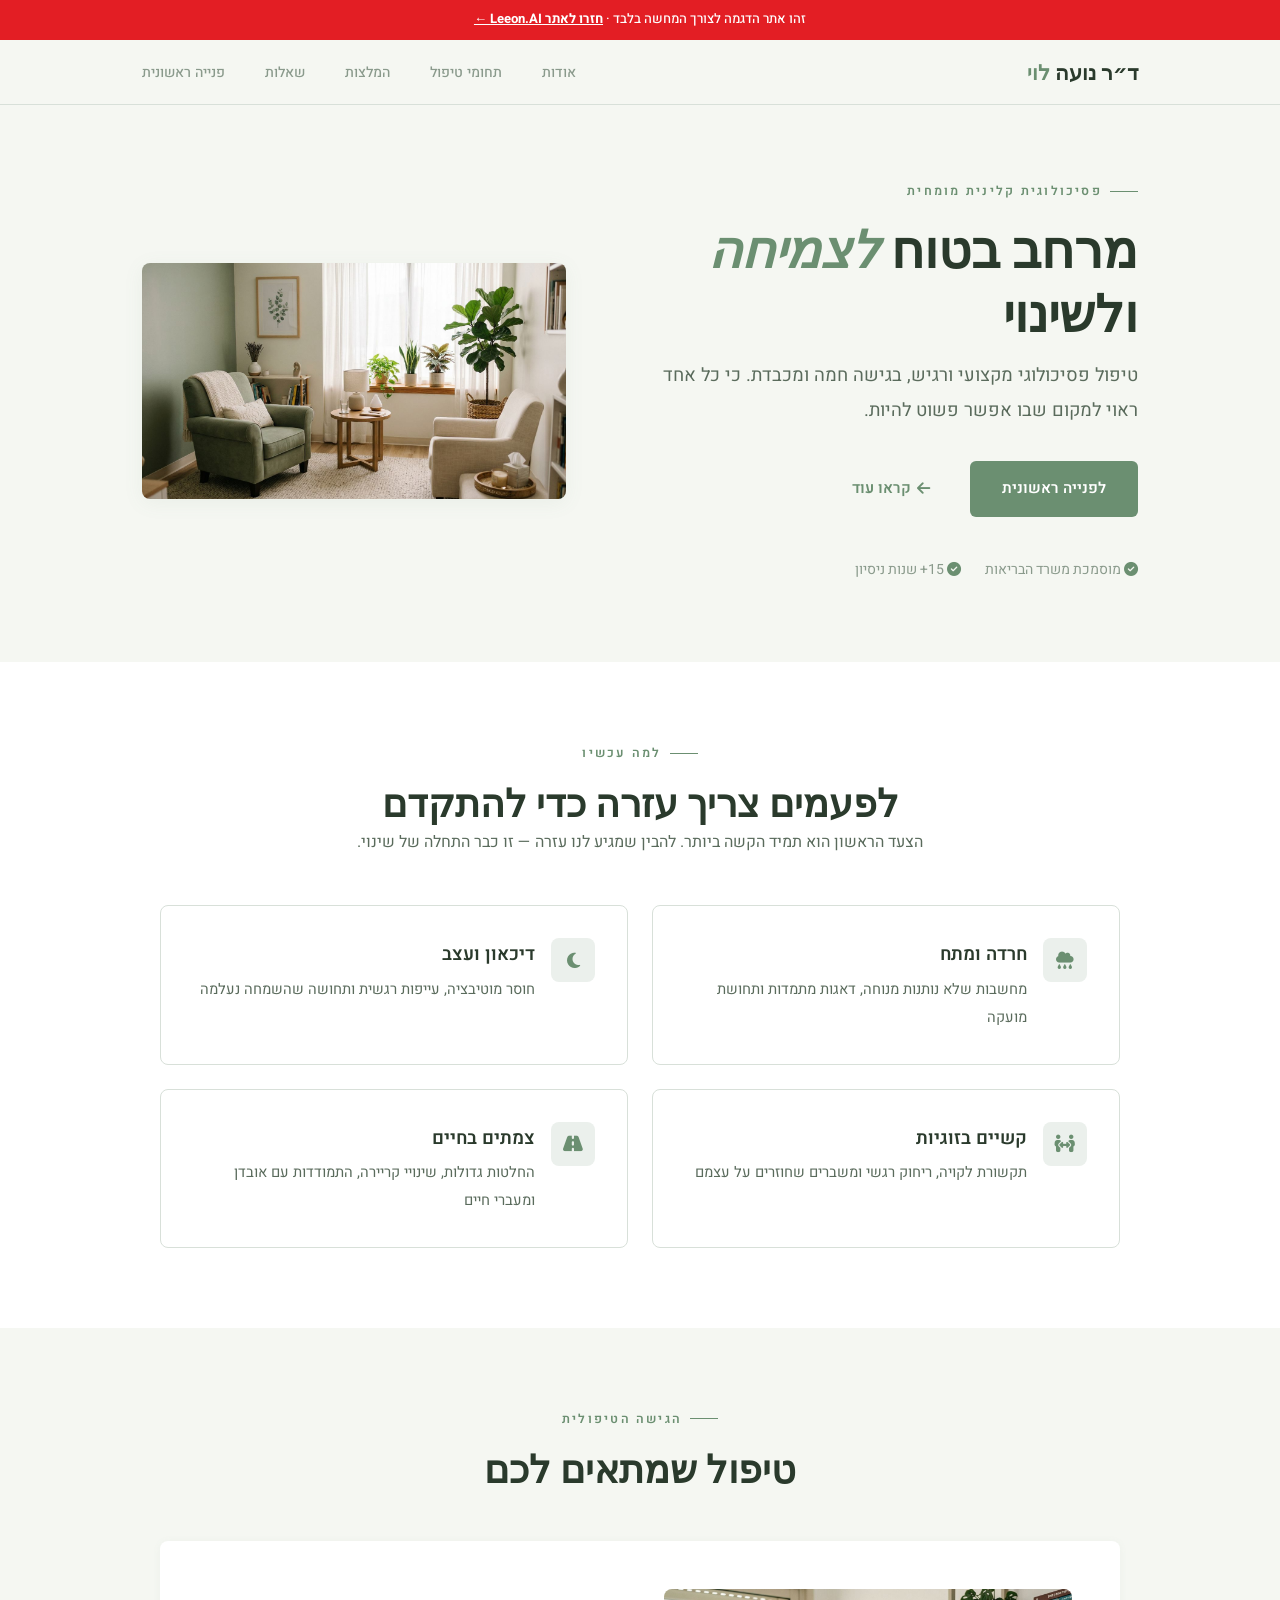
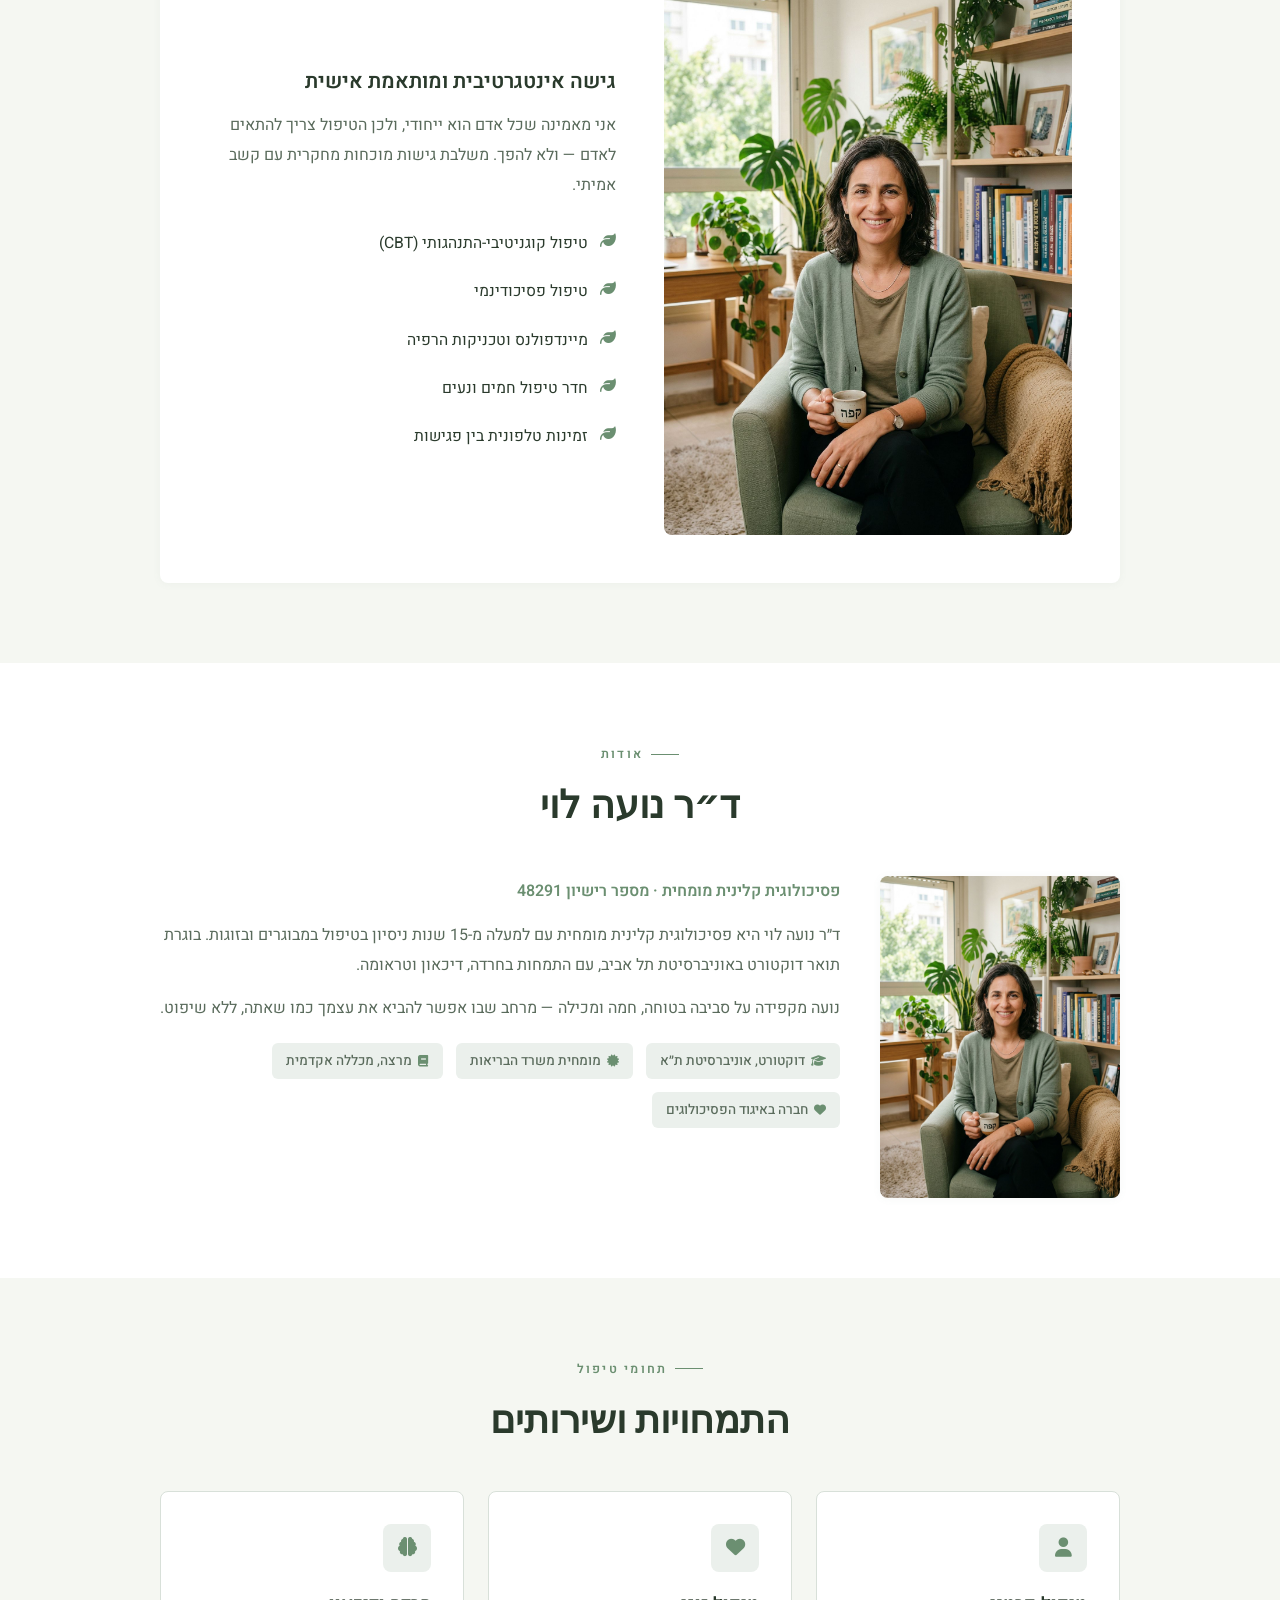
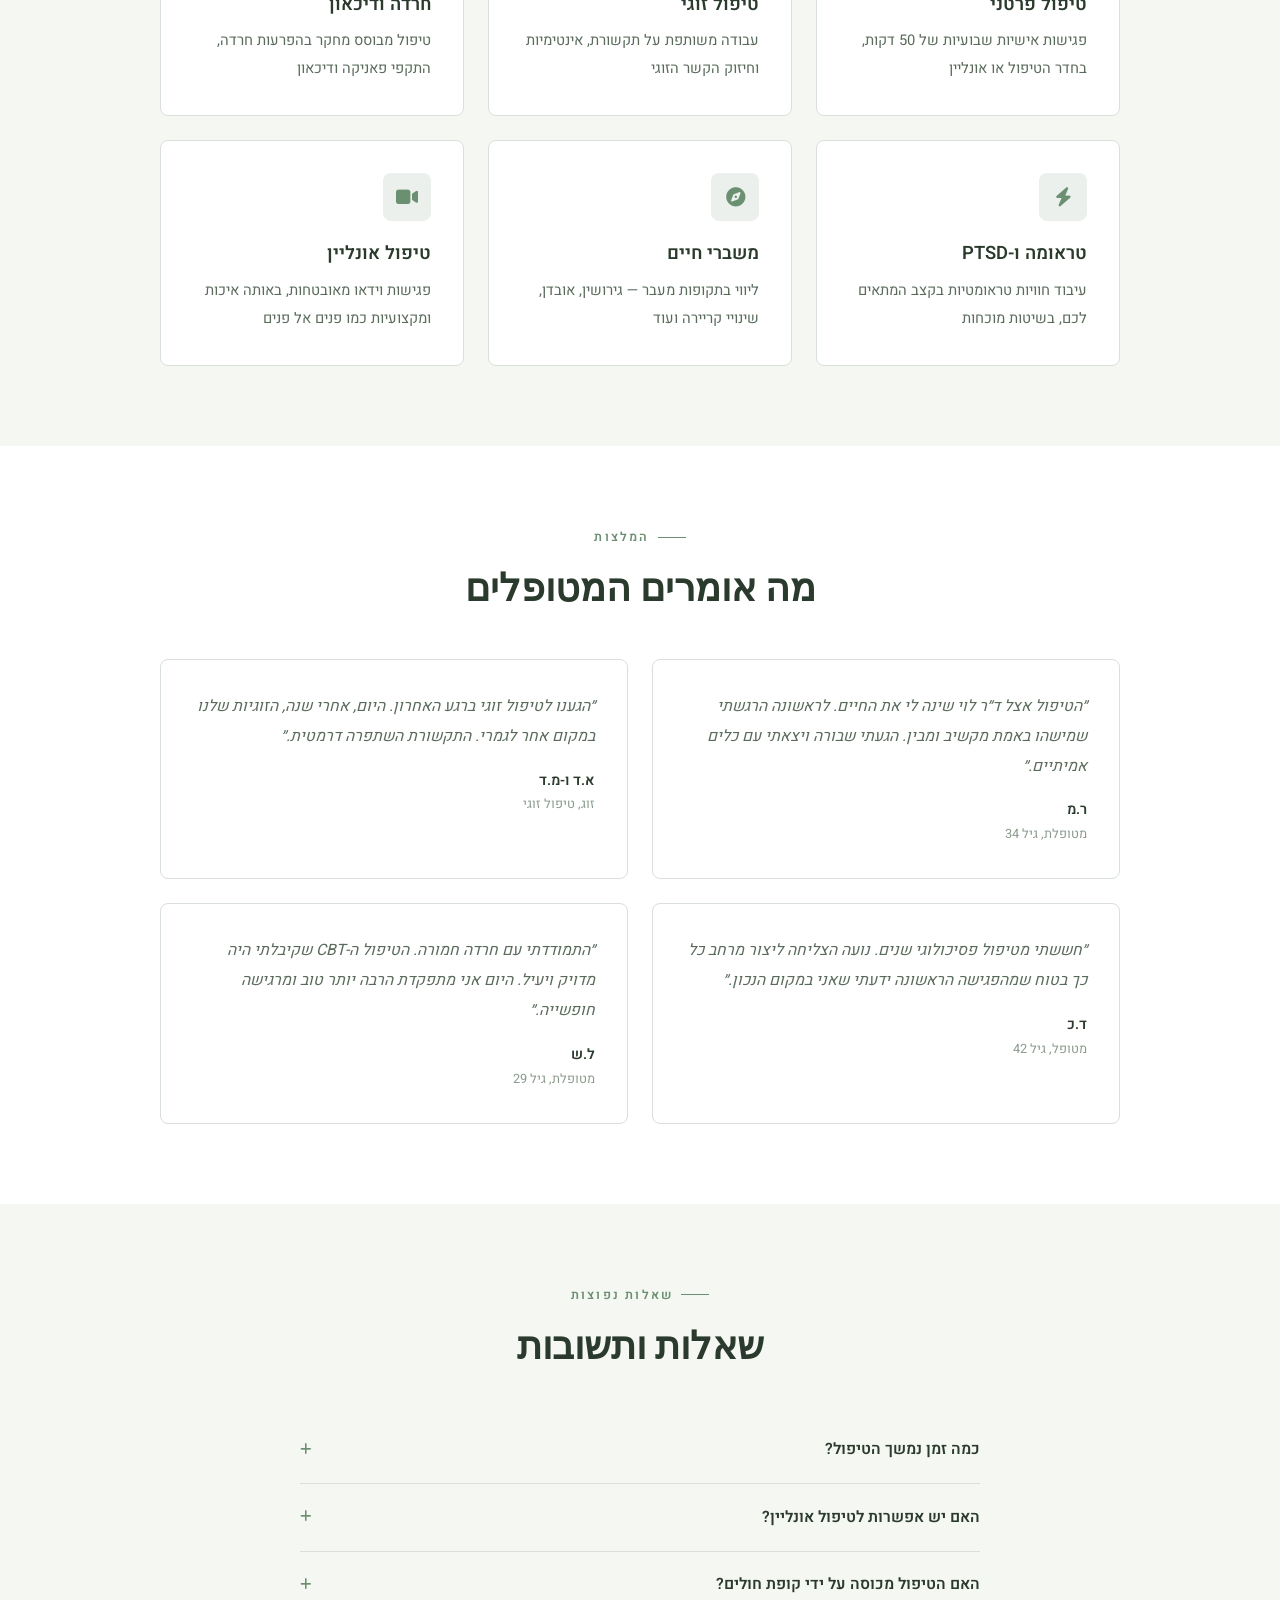
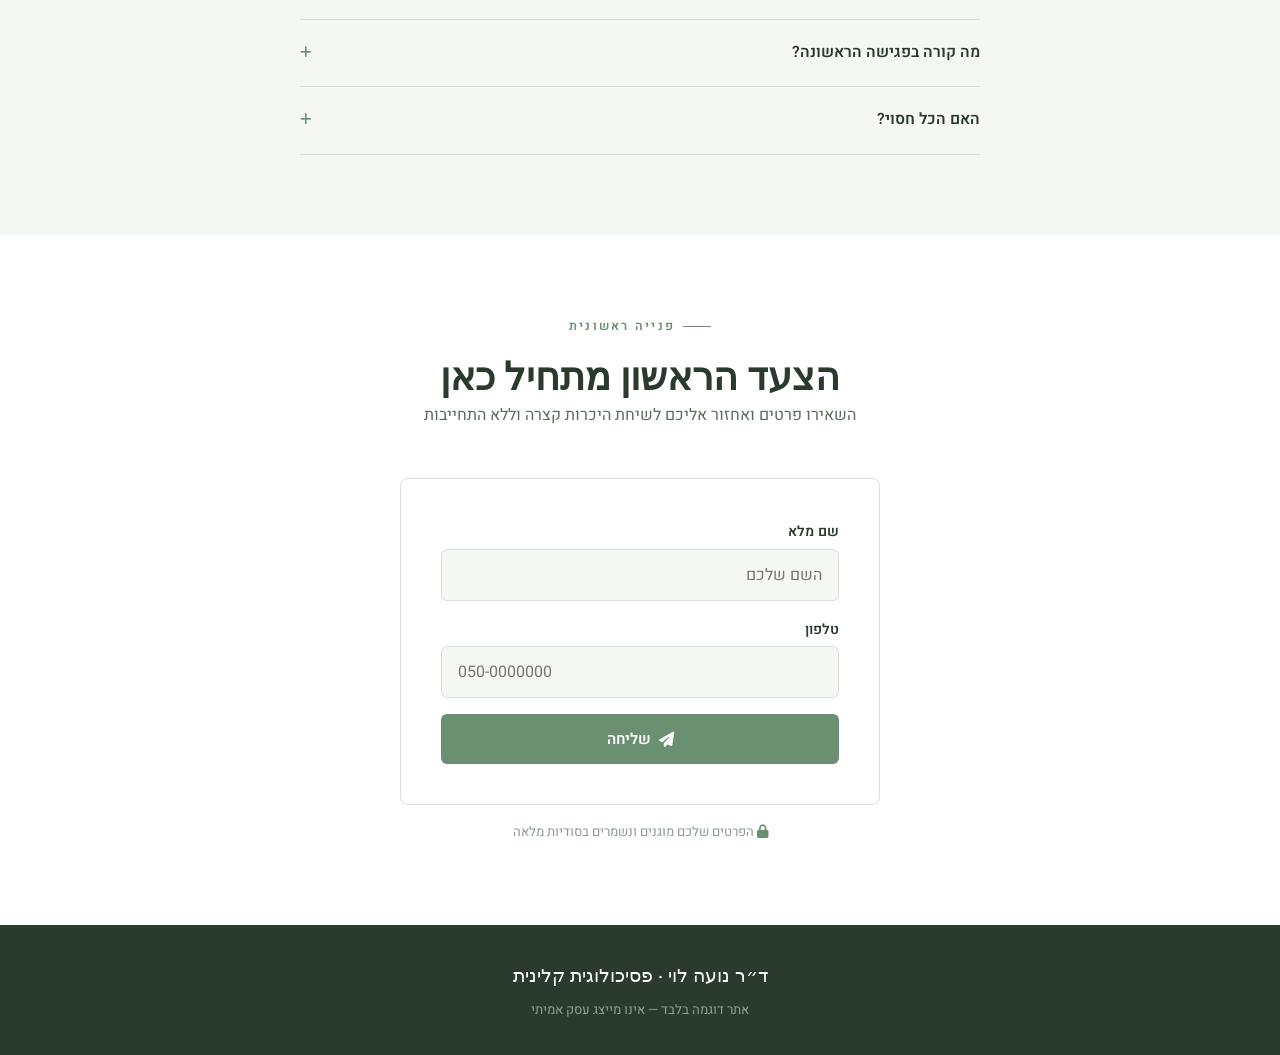
<file: demo-psychologist/index.html>
<!DOCTYPE html>
<html lang="he" dir="rtl">
<head>
<meta charset="UTF-8">
<meta name="viewport" content="width=device-width, initial-scale=1.0">
<title>ד״ר נועה לוי — פסיכולוגית קלינית</title>
<link rel="preconnect" href="https://fonts.googleapis.com">
<link href="https://fonts.googleapis.com/css2?family=Heebo:wght@300;400;500;600;700&family=Playfair+Display:ital,wght@0,400;0,600;0,700;1,400&display=swap" rel="stylesheet">
<link rel="stylesheet" href="https://cdnjs.cloudflare.com/ajax/libs/font-awesome/6.5.1/css/all.min.css">
<style>
*{margin:0;padding:0;box-sizing:border-box}
:root{--bg:#F5F7F2;--white:#FFFFFF;--green:#6B8F71;--green-light:#D4E2D6;--green-dark:#4A6B4E;--green-50:#EBF0EC;--text-dark:#2A3A2C;--text-medium:#5A6B5C;--text-light:#8A9A8C;--border:#D8E0D9;--shadow:0 1px 8px rgba(107,143,113,0.06);--shadow-md:0 4px 20px rgba(107,143,113,0.08)}
body{font-family:'Heebo',sans-serif;background:var(--bg);color:var(--text-dark);padding-top:40px;overflow-x:hidden;line-height:1.8}
.demo-banner{position:fixed;top:0;left:0;right:0;z-index:99999;background:#E31E24;text-align:center;padding:8px 16px;font-family:Heebo,sans-serif;font-size:0.82rem;font-weight:500;color:#fff;direction:rtl}
.demo-banner a{color:#fff;text-decoration:underline;font-weight:700}

h1,h2{font-family:'Playfair Display',serif;color:var(--text-dark);font-weight:600}
h3{font-family:'Heebo',sans-serif;font-weight:600;color:var(--text-dark)}
h1{font-size:clamp(2rem,4.5vw,3.2rem);line-height:1.25}
h2{font-size:clamp(1.6rem,3.5vw,2.4rem);line-height:1.3}
h3{font-size:1.15rem}
p{color:var(--text-medium);font-size:1rem;line-height:1.9}
.overline{font-size:0.78rem;font-weight:600;letter-spacing:0.18em;text-transform:uppercase;color:var(--green);display:flex;align-items:center;gap:8px;margin-bottom:0.8rem}
.overline::before{content:'';width:28px;height:1px;background:var(--green)}

/* NAV */
nav{position:fixed;top:40px;left:0;right:0;z-index:9999;background:rgba(245,247,242,0.95);backdrop-filter:blur(16px);border-bottom:1px solid var(--border);transition:all 0.3s}
.nav-inner{max-width:1060px;margin:0 auto;display:flex;align-items:center;justify-content:space-between;height:64px;padding:0 2rem}
.logo{font-family:'Playfair Display',serif;font-size:1.3rem;font-weight:600;color:var(--text-dark)}
.logo span{color:var(--green)}
nav ul{display:flex;list-style:none;gap:2.5rem}
nav ul li a{font-size:0.88rem;color:var(--text-light);text-decoration:none;font-weight:500;transition:color 0.3s}
nav ul li a:hover{color:var(--green)}
.menu-toggle{display:none;background:none;border:none;font-size:1.4rem;color:var(--green);cursor:pointer}
@media(max-width:768px){nav ul{display:none;position:absolute;top:64px;right:0;left:0;background:var(--bg);flex-direction:column;padding:1.5rem 2rem;gap:1rem;border-bottom:1px solid var(--border)}nav ul.active{display:flex}.menu-toggle{display:block}}

/* HERO */
.hero{padding:140px 2rem 80px;max-width:1060px;margin:0 auto;display:grid;grid-template-columns:1.2fr 1fr;gap:4rem;align-items:center}
.hero-text{max-width:520px}
.hero h1{margin-bottom:1rem}
.hero h1 em{font-style:italic;color:var(--green)}
.hero p.lead{font-size:1.15rem;margin-bottom:2rem;color:var(--text-medium)}
.hero-img{position:relative}
.hero-img img{width:100%;border-radius:8px;display:block;box-shadow:var(--shadow-md)}
.btn-green{display:inline-flex;align-items:center;gap:8px;background:var(--green);color:var(--white);padding:14px 32px;border-radius:6px;font-size:0.95rem;font-weight:600;text-decoration:none;transition:all 0.3s;border:none;cursor:pointer;font-family:'Heebo',sans-serif}
.btn-green:hover{background:var(--green-dark);transform:translateY(-1px)}
.btn-text{display:inline-flex;align-items:center;gap:6px;color:var(--green);font-weight:600;font-size:0.95rem;text-decoration:none;margin-right:1.5rem;transition:color 0.3s}
.btn-text:hover{color:var(--green-dark)}
.hero-btns{display:flex;align-items:center;flex-wrap:wrap;gap:1rem}
.hero-trust{margin-top:2.5rem;display:flex;align-items:center;gap:1.5rem;font-size:0.88rem;color:var(--text-light)}
.hero-trust i{color:var(--green)}
@media(max-width:768px){.hero{grid-template-columns:1fr;padding:120px 1.5rem 60px;gap:2rem}.hero-img{order:-1;max-width:400px}}

/* SECTIONS */
section{padding:80px 2rem}
.container{max-width:960px;margin:0 auto}
.sec-header{margin-bottom:3rem}
.sec-header.center{text-align:center;max-width:600px;margin-left:auto;margin-right:auto;margin-bottom:3rem}

/* PROBLEM */
.problem{background:var(--white)}
.prob-grid{display:grid;grid-template-columns:repeat(2,1fr);gap:1.5rem}
.prob-card{padding:2rem;border:1px solid var(--border);border-radius:8px;display:flex;gap:16px;align-items:flex-start;transition:all 0.3s}
.prob-card:hover{border-color:var(--green-light);background:var(--green-50)}
.prob-icon{width:44px;height:44px;min-width:44px;background:var(--green-50);border-radius:8px;display:flex;align-items:center;justify-content:center;color:var(--green);font-size:1.1rem}
.prob-card h3{margin-bottom:4px}
.prob-card p{font-size:0.92rem}
@media(max-width:768px){.prob-grid{grid-template-columns:1fr}}

/* SOLUTION */
.solution{background:var(--bg)}
.sol-box{background:var(--white);border-radius:8px;padding:3rem;display:grid;grid-template-columns:1fr 1fr;gap:3rem;align-items:center;box-shadow:var(--shadow)}
.sol-img img{width:100%;border-radius:8px;display:block}
.sol-points{list-style:none;margin-top:1.2rem}
.sol-points li{display:flex;align-items:flex-start;gap:12px;padding:10px 0;font-size:0.98rem}
.sol-points li i{color:var(--green);margin-top:3px}
@media(max-width:768px){.sol-box{grid-template-columns:1fr;padding:2rem}}

/* ABOUT */
.about{background:var(--white)}
.about-layout{display:grid;grid-template-columns:240px 1fr;gap:2.5rem;align-items:start}
.about-photo img{width:100%;border-radius:8px;display:block;box-shadow:var(--shadow)}
.about-text p{margin-bottom:0.8rem}
.about-creds{display:flex;flex-wrap:wrap;gap:0.8rem;margin-top:1.2rem}
.cred{display:flex;align-items:center;gap:6px;font-size:0.85rem;font-weight:500;color:var(--text-medium);background:var(--green-50);padding:6px 14px;border-radius:6px}
.cred i{color:var(--green);font-size:0.75rem}
@media(max-width:768px){.about-layout{grid-template-columns:1fr}.about-photo{max-width:200px}}

/* SERVICES */
.services{background:var(--bg)}
.svc-grid{display:grid;grid-template-columns:repeat(3,1fr);gap:1.5rem}
.svc-card{background:var(--white);border:1px solid var(--border);border-radius:8px;padding:2rem;transition:all 0.3s}
.svc-card:hover{box-shadow:var(--shadow-md);border-color:var(--green-light)}
.svc-icon{width:48px;height:48px;background:var(--green-50);border-radius:8px;display:flex;align-items:center;justify-content:center;color:var(--green);font-size:1.2rem;margin-bottom:1rem}
.svc-card h3{margin-bottom:0.4rem}
.svc-card p{font-size:0.92rem}
@media(max-width:768px){.svc-grid{grid-template-columns:1fr}}

/* TESTIMONIALS */
.testimonials{background:var(--white)}
.test-list{display:grid;grid-template-columns:repeat(2,1fr);gap:1.5rem}
.test-card{border:1px solid var(--border);border-radius:8px;padding:2rem}
.test-card blockquote{font-size:0.98rem;font-style:italic;color:var(--text-medium);margin-bottom:1rem;line-height:1.9}
.test-card .name{font-weight:600;font-size:0.9rem;color:var(--text-dark)}
.test-card .meta{font-size:0.8rem;color:var(--text-light)}
@media(max-width:768px){.test-list{grid-template-columns:1fr}}

/* FAQ */
.faq{background:var(--bg)}
.faq-items{max-width:680px;margin:0 auto}
.faq-item{border-bottom:1px solid var(--border)}
.faq-q{display:flex;justify-content:space-between;align-items:center;padding:1.2rem 0;cursor:pointer;font-weight:600;font-size:0.98rem;color:var(--text-dark);transition:color 0.3s}
.faq-q:hover{color:var(--green)}
.faq-q i{color:var(--green);transition:transform 0.3s;font-size:0.8rem}
.faq-q.active i{transform:rotate(45deg)}
.faq-a{max-height:0;overflow:hidden;transition:all 0.4s ease}
.faq-a.active{max-height:200px;padding-bottom:1rem}
.faq-a p{font-size:0.92rem}

/* CONTACT */
.contact{background:var(--white)}
.contact-wrapper{max-width:480px;margin:0 auto}
.contact-form{border:1px solid var(--border);border-radius:8px;padding:2.5rem}
.form-group{margin-bottom:1rem}
.form-group label{display:block;font-weight:600;font-size:0.88rem;margin-bottom:4px;color:var(--text-dark)}
.form-group input{width:100%;padding:13px 16px;border:1px solid var(--border);border-radius:6px;font-size:1rem;font-family:'Heebo',sans-serif;background:var(--bg);outline:none;transition:border-color 0.3s}
.form-group input:focus{border-color:var(--green)}
.contact-form .btn-green{width:100%;justify-content:center}
.contact-note{text-align:center;margin-top:1rem;font-size:0.82rem;color:var(--text-light)}
.contact-note i{color:var(--green)}

/* FOOTER */
footer{background:var(--text-dark);color:var(--white);text-align:center;padding:2rem}
footer .brand{font-family:'Playfair Display',serif;font-size:1.2rem;margin-bottom:0.4rem}
footer p{font-size:0.82rem;opacity:0.5;color:var(--white)}

/* ANIMATIONS */
.fade{opacity:0;transform:translateY(20px);transition:opacity 0.7s ease,transform 0.7s ease}
.fade.on{opacity:1;transform:translateY(0)}
.slide-r{opacity:0;transform:translateX(-20px);transition:opacity 0.7s ease,transform 0.7s ease}
.slide-r.on{opacity:1;transform:translateX(0)}
.slide-l{opacity:0;transform:translateX(20px);transition:opacity 0.7s ease,transform 0.7s ease}
.slide-l.on{opacity:1;transform:translateX(0)}
</style>
</head>
<body>
<div class="demo-banner">זהו אתר הדגמה לצורך המחשה בלבד · <a href="https://leeon-ai.com">חזרו לאתר Leeon.AI ←</a></div>

<nav>
<div class="nav-inner">
<div class="logo">ד״ר נועה <span>לוי</span></div>
<button class="menu-toggle" onclick="document.querySelector('nav ul').classList.toggle('active')"><i class="fas fa-bars"></i></button>
<ul>
<li><a href="#about">אודות</a></li>
<li><a href="#services">תחומי טיפול</a></li>
<li><a href="#testimonials">המלצות</a></li>
<li><a href="#faq">שאלות</a></li>
<li><a href="#contact">פנייה ראשונית</a></li>
</ul>
</div>
</nav>

<!-- HERO -->
<section class="hero">
<div class="hero-text slide-r">
<div class="overline">פסיכולוגית קלינית מומחית</div>
<h1>מרחב בטוח <em>לצמיחה</em> ולשינוי</h1>
<p class="lead">טיפול פסיכולוגי מקצועי ורגיש, בגישה חמה ומכבדת. כי כל אחד ראוי למקום שבו אפשר פשוט להיות.</p>
<div class="hero-btns">
<a href="#contact" class="btn-green">לפנייה ראשונית</a>
<a href="#about" class="btn-text"><i class="fas fa-arrow-left"></i> קראו עוד</a>
</div>
<div class="hero-trust">
<span><i class="fas fa-check-circle"></i> מוסמכת משרד הבריאות</span>
<span><i class="fas fa-check-circle"></i> 15+ שנות ניסיון</span>
</div>
</div>
<div class="hero-img slide-l">
<img src="hero.jpg" alt="חדר טיפול">
</div>
</section>

<!-- PROBLEM -->
<section class="problem">
<div class="container">
<div class="sec-header center fade">
<div class="overline" style="justify-content:center">למה עכשיו</div>
<h2>לפעמים צריך עזרה כדי להתקדם</h2>
<p>הצעד הראשון הוא תמיד הקשה ביותר. להבין שמגיע לנו עזרה — זו כבר התחלה של שינוי.</p>
</div>
<div class="prob-grid">
<div class="prob-card fade">
<div class="prob-icon"><i class="fas fa-cloud-rain"></i></div>
<div><h3>חרדה ומתח</h3><p>מחשבות שלא נותנות מנוחה, דאגות מתמדות ותחושת מועקה</p></div>
</div>
<div class="prob-card fade" style="transition-delay:0.1s">
<div class="prob-icon"><i class="fas fa-moon"></i></div>
<div><h3>דיכאון ועצב</h3><p>חוסר מוטיבציה, עייפות רגשית ותחושה שהשמחה נעלמה</p></div>
</div>
<div class="prob-card fade" style="transition-delay:0.15s">
<div class="prob-icon"><i class="fas fa-people-arrows"></i></div>
<div><h3>קשיים בזוגיות</h3><p>תקשורת לקויה, ריחוק רגשי ומשברים שחוזרים על עצמם</p></div>
</div>
<div class="prob-card fade" style="transition-delay:0.2s">
<div class="prob-icon"><i class="fas fa-road"></i></div>
<div><h3>צמתים בחיים</h3><p>החלטות גדולות, שינויי קריירה, התמודדות עם אובדן ומעברי חיים</p></div>
</div>
</div>
</div>
</section>

<!-- SOLUTION -->
<section class="solution" id="solution">
<div class="container">
<div class="sec-header center fade">
<div class="overline" style="justify-content:center">הגישה הטיפולית</div>
<h2>טיפול שמתאים לכם</h2>
</div>
<div class="sol-box">
<div class="sol-img slide-r">
<img src="psychologist.jpg" alt="ד״ר נועה לוי">
</div>
<div class="slide-l">
<h3 style="font-size:1.3rem;margin-bottom:0.6rem">גישה אינטגרטיבית ומותאמת אישית</h3>
<p>אני מאמינה שכל אדם הוא ייחודי, ולכן הטיפול צריך להתאים לאדם — ולא להפך. משלבת גישות מוכחות מחקרית עם קשב אמיתי.</p>
<ul class="sol-points">
<li><i class="fas fa-leaf"></i> טיפול קוגניטיבי-התנהגותי (CBT)</li>
<li><i class="fas fa-leaf"></i> טיפול פסיכודינמי</li>
<li><i class="fas fa-leaf"></i> מיינדפולנס וטכניקות הרפיה</li>
<li><i class="fas fa-leaf"></i> חדר טיפול חמים ונעים</li>
<li><i class="fas fa-leaf"></i> זמינות טלפונית בין פגישות</li>
</ul>
</div>
</div>
</div>
</section>

<!-- ABOUT -->
<section class="about" id="about">
<div class="container">
<div class="sec-header center fade">
<div class="overline" style="justify-content:center">אודות</div>
<h2>ד״ר נועה לוי</h2>
</div>
<div class="about-layout">
<div class="about-photo slide-r">
<img src="psychologist.jpg" alt="ד״ר נועה לוי">
</div>
<div class="about-text slide-l">
<p style="color:var(--green);font-weight:600">פסיכולוגית קלינית מומחית · מספר רישיון 48291</p>
<p>ד״ר נועה לוי היא פסיכולוגית קלינית מומחית עם למעלה מ-15 שנות ניסיון בטיפול במבוגרים ובזוגות. בוגרת תואר דוקטורט באוניברסיטת תל אביב, עם התמחות בחרדה, דיכאון וטראומה.</p>
<p>נועה מקפידה על סביבה בטוחה, חמה ומכילה — מרחב שבו אפשר להביא את עצמך כמו שאתה, ללא שיפוט.</p>
<div class="about-creds">
<span class="cred"><i class="fas fa-graduation-cap"></i> דוקטורט, אוניברסיטת ת״א</span>
<span class="cred"><i class="fas fa-certificate"></i> מומחית משרד הבריאות</span>
<span class="cred"><i class="fas fa-book"></i> מרצה, מכללה אקדמית</span>
<span class="cred"><i class="fas fa-heart"></i> חברה באיגוד הפסיכולוגים</span>
</div>
</div>
</div>
</div>
</section>

<!-- SERVICES -->
<section class="services" id="services">
<div class="container">
<div class="sec-header center fade">
<div class="overline" style="justify-content:center">תחומי טיפול</div>
<h2>התמחויות ושירותים</h2>
</div>
<div class="svc-grid">
<div class="svc-card fade">
<div class="svc-icon"><i class="fas fa-user"></i></div>
<h3>טיפול פרטני</h3>
<p>פגישות אישיות שבועיות של 50 דקות, בחדר הטיפול או אונליין</p>
</div>
<div class="svc-card fade" style="transition-delay:0.1s">
<div class="svc-icon"><i class="fas fa-heart"></i></div>
<h3>טיפול זוגי</h3>
<p>עבודה משותפת על תקשורת, אינטימיות וחיזוק הקשר הזוגי</p>
</div>
<div class="svc-card fade" style="transition-delay:0.2s">
<div class="svc-icon"><i class="fas fa-brain"></i></div>
<h3>חרדה ודיכאון</h3>
<p>טיפול מבוסס מחקר בהפרעות חרדה, התקפי פאניקה ודיכאון</p>
</div>
<div class="svc-card fade">
<div class="svc-icon"><i class="fas fa-bolt"></i></div>
<h3>טראומה ו-PTSD</h3>
<p>עיבוד חוויות טראומטיות בקצב המתאים לכם, בשיטות מוכחות</p>
</div>
<div class="svc-card fade" style="transition-delay:0.1s">
<div class="svc-icon"><i class="fas fa-compass"></i></div>
<h3>משברי חיים</h3>
<p>ליווי בתקופות מעבר — גירושין, אובדן, שינויי קריירה ועוד</p>
</div>
<div class="svc-card fade" style="transition-delay:0.2s">
<div class="svc-icon"><i class="fas fa-video"></i></div>
<h3>טיפול אונליין</h3>
<p>פגישות וידאו מאובטחות, באותה איכות ומקצועיות כמו פנים אל פנים</p>
</div>
</div>
</div>
</section>

<!-- TESTIMONIALS -->
<section class="testimonials" id="testimonials">
<div class="container">
<div class="sec-header center fade">
<div class="overline" style="justify-content:center">המלצות</div>
<h2>מה אומרים המטופלים</h2>
</div>
<div class="test-list">
<div class="test-card fade">
<blockquote>״הטיפול אצל ד״ר לוי שינה לי את החיים. לראשונה הרגשתי שמישהו באמת מקשיב ומבין. הגעתי שבורה ויצאתי עם כלים אמיתיים.״</blockquote>
<div class="name">ר.מ</div>
<div class="meta">מטופלת, גיל 34</div>
</div>
<div class="test-card fade" style="transition-delay:0.1s">
<blockquote>״הגענו לטיפול זוגי ברגע האחרון. היום, אחרי שנה, הזוגיות שלנו במקום אחר לגמרי. התקשורת השתפרה דרמטית.״</blockquote>
<div class="name">א.ד ו-מ.ד</div>
<div class="meta">זוג, טיפול זוגי</div>
</div>
<div class="test-card fade">
<blockquote>״חששתי מטיפול פסיכולוגי שנים. נועה הצליחה ליצור מרחב כל כך בטוח שמהפגישה הראשונה ידעתי שאני במקום הנכון.״</blockquote>
<div class="name">ד.כ</div>
<div class="meta">מטופל, גיל 42</div>
</div>
<div class="test-card fade" style="transition-delay:0.1s">
<blockquote>״התמודדתי עם חרדה חמורה. הטיפול ה-CBT שקיבלתי היה מדויק ויעיל. היום אני מתפקדת הרבה יותר טוב ומרגישה חופשייה.״</blockquote>
<div class="name">ל.ש</div>
<div class="meta">מטופלת, גיל 29</div>
</div>
</div>
</div>
</section>

<!-- FAQ -->
<section class="faq" id="faq">
<div class="container">
<div class="sec-header center fade">
<div class="overline" style="justify-content:center">שאלות נפוצות</div>
<h2>שאלות ותשובות</h2>
</div>
<div class="faq-items">
<div class="faq-item fade">
<div class="faq-q" onclick="toggleFaq(this)">כמה זמן נמשך הטיפול? <i class="fas fa-plus"></i></div>
<div class="faq-a"><p>הטיפול מותאם אישית. חלק מהמטופלים מרגישים שיפור תוך מספר חודשים, אחרים בוחרים בטיפול ארוך יותר. נחליט יחד.</p></div>
</div>
<div class="faq-item fade">
<div class="faq-q" onclick="toggleFaq(this)">האם יש אפשרות לטיפול אונליין? <i class="fas fa-plus"></i></div>
<div class="faq-a"><p>בהחלט. אני מציעה טיפול אונליין מאובטח בוידאו, שהוכח כיעיל כמו טיפול פנים אל פנים.</p></div>
</div>
<div class="faq-item fade">
<div class="faq-q" onclick="toggleFaq(this)">האם הטיפול מכוסה על ידי קופת חולים? <i class="fas fa-plus"></i></div>
<div class="faq-a"><p>הקליניקה פרטית. חלק מביטוחי הבריאות המשלימים מציעים החזר חלקי — כדאי לבדוק מול הביטוח שלכם.</p></div>
</div>
<div class="faq-item fade">
<div class="faq-q" onclick="toggleFaq(this)">מה קורה בפגישה הראשונה? <i class="fas fa-plus"></i></div>
<div class="faq-a"><p>הפגישה הראשונה מוקדשת להכרות, הבנת הצרכים שלכם, והחלטה משותפת על דרך הטיפול. אין התחייבות.</p></div>
</div>
<div class="faq-item fade">
<div class="faq-q" onclick="toggleFaq(this)">האם הכל חסוי? <i class="fas fa-plus"></i></div>
<div class="faq-a"><p>כמובן. חיסיון מלא על כל מה שנאמר בחדר הטיפול, בהתאם לחוק ולכללי האתיקה המקצועית.</p></div>
</div>
</div>
</div>
</section>

<!-- CONTACT -->
<section class="contact" id="contact">
<div class="container">
<div class="sec-header center fade">
<div class="overline" style="justify-content:center">פנייה ראשונית</div>
<h2>הצעד הראשון מתחיל כאן</h2>
<p>השאירו פרטים ואחזור אליכם לשיחת היכרות קצרה וללא התחייבות</p>
</div>
<div class="contact-wrapper fade">
<div class="contact-form">
<div class="form-group">
<label>שם מלא</label>
<input type="text" placeholder="השם שלכם">
</div>
<div class="form-group">
<label>טלפון</label>
<input type="tel" placeholder="050-0000000">
</div>
<button class="btn-green" onclick="alert('תודה. אחזור אליכם בהקדם.')"><i class="fas fa-paper-plane"></i> שליחה</button>
</div>
<div class="contact-note"><i class="fas fa-lock"></i> הפרטים שלכם מוגנים ונשמרים בסודיות מלאה</div>
</div>
</div>
</section>

<footer>
<div class="brand">ד״ר נועה לוי · פסיכולוגית קלינית</div>
<p>אתר דוגמה בלבד — אינו מייצג עסק אמיתי</p>
</footer>

<script>
function toggleFaq(el){const a=el.nextElementSibling;const w=el.classList.contains('active');document.querySelectorAll('.faq-q').forEach(q=>{q.classList.remove('active');q.nextElementSibling.classList.remove('active')});if(!w){el.classList.add('active');a.classList.add('active')}}
const obs=new IntersectionObserver(e=>{e.forEach(en=>{if(en.isIntersecting){en.target.classList.add('on');obs.unobserve(en.target)}})},{threshold:0.1,rootMargin:'0px 0px -30px 0px'});
document.querySelectorAll('.fade,.slide-r,.slide-l').forEach(el=>obs.observe(el));
document.querySelectorAll('nav a[href^="#"]').forEach(a=>{a.addEventListener('click',e=>{e.preventDefault();const t=document.querySelector(a.getAttribute('href'));if(t){t.scrollIntoView({behavior:'smooth'});document.querySelector('nav ul').classList.remove('active')}})});
</script>
</body>
</html>
</file>
<file: demo-contractor/base.css>
/* base.css */
*, *::before, *::after { box-sizing: border-box; margin: 0; padding: 0; }

html {
  -moz-text-size-adjust: none;
  -webkit-text-size-adjust: none;
  text-size-adjust: none;
  -webkit-font-smoothing: antialiased;
  -moz-osx-font-smoothing: grayscale;
  text-rendering: optimizeLegibility;
  scroll-behavior: smooth;
  hanging-punctuation: first last;
  scroll-padding-top: var(--space-16);
}

body {
  min-height: 100dvh;
  line-height: 1.6;
  font-family: var(--font-body, sans-serif);
  font-size: var(--text-base);
  color: var(--color-text);
  background-color: var(--color-bg);
}

img, picture, video, canvas, svg { display: block; max-width: 100%; height: auto; }
ul[role="list"], ol[role="list"] { list-style: none; }
input, button, textarea, select { font: inherit; color: inherit; }

h1, h2, h3, h4, h5, h6 { text-wrap: balance; line-height: 1.15; }
p, li, figcaption { text-wrap: pretty; max-width: 72ch; }

::selection {
  background: oklch(from var(--color-primary) l c h / 0.25);
  color: var(--color-text);
}

:focus-visible {
  outline: 2px solid var(--color-primary);
  outline-offset: 3px;
  border-radius: var(--radius-sm);
}

@media (prefers-reduced-motion: reduce) {
  *, *::before, *::after {
    animation-duration: 0.01ms !important;
    animation-iteration-count: 1 !important;
    transition-duration: 0.01ms !important;
    scroll-behavior: auto !important;
  }
}

button { cursor: pointer; background: none; border: none; }
table { border-collapse: collapse; width: 100%; }

a, button, [role="button"], [role="link"], input, textarea, select {
  transition: color var(--transition-interactive),
              background var(--transition-interactive),
              border-color var(--transition-interactive),
              box-shadow var(--transition-interactive);
}

.sr-only {
  position: absolute; width: 1px; height: 1px; padding: 0; margin: -1px;
  overflow: hidden; clip: rect(0, 0, 0, 0); white-space: nowrap; border-width: 0;
}
</file>
<file: demo-contractor/style.css>
/* ═══════════════════════════════════════
   שיפוצי אלון — Design Tokens & Styles
   ═══════════════════════════════════════ */

/* --- Type Scale --- */
:root {
  --text-xs:   clamp(0.75rem,  0.7rem  + 0.25vw, 0.875rem);
  --text-sm:   clamp(0.875rem, 0.8rem  + 0.35vw, 1rem);
  --text-base: clamp(1rem,     0.95rem + 0.25vw, 1.125rem);
  --text-lg:   clamp(1.125rem, 1rem    + 0.75vw, 1.5rem);
  --text-xl:   clamp(1.5rem,   1.2rem  + 1.25vw, 2.25rem);
  --text-2xl:  clamp(2rem,     1.2rem  + 2.5vw,  3.5rem);
  --text-3xl:  clamp(2.5rem,   1rem    + 4vw,    5rem);

  /* --- Spacing --- */
  --space-1:  0.25rem;
  --space-2:  0.5rem;
  --space-3:  0.75rem;
  --space-4:  1rem;
  --space-5:  1.25rem;
  --space-6:  1.5rem;
  --space-8:  2rem;
  --space-10: 2.5rem;
  --space-12: 3rem;
  --space-16: 4rem;
  --space-20: 5rem;
  --space-24: 6rem;
  --space-32: 8rem;

  /* --- Fonts --- */
  --font-display: 'Cabinet Grotesk', 'Arial', sans-serif;
  --font-body: 'Switzer', 'Arial', sans-serif;

  /* --- Radius --- */
  --radius-sm: 0.375rem;
  --radius-md: 0.5rem;
  --radius-lg: 0.75rem;
  --radius-xl: 1rem;
  --radius-full: 9999px;

  /* --- Transitions --- */
  --transition-interactive: 180ms cubic-bezier(0.16, 1, 0.3, 1);
  --ease-out: cubic-bezier(0.16, 1, 0.3, 1);

  /* --- Content widths --- */
  --content-narrow: 640px;
  --content-default: 960px;
  --content-wide: 1200px;
}

/* ═══════════════════════════════════════
   Color Palette — Deep Navy + Warm Amber
   ═══════════════════════════════════════ */

:root, [data-theme="light"] {
  --color-bg:          #F4F4F2;
  --color-surface:     #FFFFFF;
  --color-surface-2:   #FAFAF8;
  --color-border:      #D6D6D0;
  --color-divider:     #E0E0DC;

  --color-text:        #2A2A2A;
  --color-text-muted:  #6B6B6B;
  --color-text-faint:  #A0A0A0;
  --color-text-inverse:#FFFFFF;

  --color-primary:       #1B2D4F;
  --color-primary-hover: #14223B;
  --color-primary-light: #2A4270;

  --color-accent:       #D4842A;
  --color-accent-hover: #B8701F;
  --color-accent-light: #F0C78A;

  --color-success:     #437A22;
  --color-error:       #A13544;

  --shadow-sm: 0 1px 3px rgba(27, 45, 79, 0.06);
  --shadow-md: 0 4px 16px rgba(27, 45, 79, 0.08);
  --shadow-lg: 0 12px 40px rgba(27, 45, 79, 0.12);
  --shadow-xl: 0 20px 60px rgba(27, 45, 79, 0.16);
}

[data-theme="dark"] {
  --color-bg:          #0f1114;
  --color-surface:     #141920;
  --color-surface-2:   #181c22;
  --color-border:      #2A3B5A;
  --color-divider:     #223050;

  --color-text:        #D8DDE8;
  --color-text-muted:  #8A95AD;
  --color-text-faint:  #556180;
  --color-text-inverse:#0F1521;

  --color-primary:       #4A7CC9;
  --color-primary-hover: #6090D8;
  --color-primary-light: #2A4270;

  --color-accent:       #E67E22;
  --color-accent-hover: #CF6C13;
  --color-accent-light: #3D2E18;

  --color-success:     #6DAA45;
  --color-error:       #DD6974;

  --shadow-sm: 0 1px 3px rgba(0, 0, 0, 0.25);
  --shadow-md: 0 4px 16px rgba(0, 0, 0, 0.35);
  --shadow-lg: 0 12px 40px rgba(0, 0, 0, 0.45);
  --shadow-xl: 0 20px 60px rgba(0, 0, 0, 0.5);
}

@media (prefers-color-scheme: dark) {
  :root:not([data-theme]) {
    --color-bg:          #0f1114;
    --color-surface:     #141920;
    --color-surface-2:   #181c22;
    --color-border:      #2A3B5A;
    --color-divider:     #223050;
    --color-text:        #D8DDE8;
    --color-text-muted:  #8A95AD;
    --color-text-faint:  #556180;
    --color-text-inverse:#0F1521;
    --color-primary:       #4A7CC9;
    --color-primary-hover: #6090D8;
    --color-primary-light: #2A4270;
    --color-accent:       #E67E22;
    --color-accent-hover: #CF6C13;
    --color-accent-light: #3D2E18;
    --color-success:     #6DAA45;
    --color-error:       #DD6974;
    --shadow-sm: 0 1px 3px rgba(0, 0, 0, 0.25);
    --shadow-md: 0 4px 16px rgba(0, 0, 0, 0.35);
    --shadow-lg: 0 12px 40px rgba(0, 0, 0, 0.45);
    --shadow-xl: 0 20px 60px rgba(0, 0, 0, 0.5);
  }
}


/* ═══════════════════════════════════════
   Layout
   ═══════════════════════════════════════ */

.container {
  width: 100%;
  max-width: var(--content-wide);
  margin-inline: auto;
  padding-inline: var(--space-6);
}

.section {
  padding-block: clamp(var(--space-12), 8vw, var(--space-24));
}

/* ═══════════════════════════════════════
   Navigation
   ═══════════════════════════════════════ */

.nav {
  position: fixed;
  top: 0;
  left: 0;
  right: 0;
  z-index: 100;
  background: transparent;
  transition: background 0.35s var(--ease-out),
              box-shadow 0.35s var(--ease-out),
              backdrop-filter 0.35s var(--ease-out);
}

.nav.scrolled {
  background: color-mix(in srgb, var(--color-bg) 85%, transparent);
  backdrop-filter: blur(16px);
  -webkit-backdrop-filter: blur(16px);
  box-shadow: var(--shadow-sm);
}

.nav-inner {
  display: flex;
  align-items: center;
  justify-content: space-between;
  height: 72px;
}

.nav-logo {
  display: flex;
  align-items: center;
  gap: var(--space-3);
  text-decoration: none;
  color: var(--color-text);
}

.nav-logo svg {
  width: 40px;
  height: 40px;
}

.nav-logo-text {
  font-family: var(--font-display);
  font-weight: 700;
  font-size: var(--text-lg);
  color: var(--color-primary);
}

.nav-links {
  display: flex;
  align-items: center;
  gap: var(--space-8);
  list-style: none;
}

.nav-links a {
  text-decoration: none;
  color: var(--color-text-muted);
  font-size: var(--text-sm);
  font-weight: 500;
  position: relative;
}

.nav-links a::after {
  content: '';
  position: absolute;
  bottom: -4px;
  right: 0;
  width: 0;
  height: 2px;
  background: var(--color-accent);
  transition: width 0.3s var(--ease-out);
}

.nav-links a:hover {
  color: var(--color-text);
}

.nav-links a:hover::after {
  width: 100%;
}

.nav-cta {
  background: var(--color-accent) !important;
  color: var(--color-text-inverse) !important;
  padding: var(--space-2) var(--space-6);
  border-radius: var(--radius-md);
  font-weight: 600;
  font-size: var(--text-sm);
  text-decoration: none;
  display: inline-block;
}

.nav-cta:hover {
  background: var(--color-accent-hover) !important;
  transform: translateY(-1px);
}

.nav-actions {
  display: flex;
  align-items: center;
  gap: var(--space-4);
}

.theme-toggle {
  width: 40px;
  height: 40px;
  display: flex;
  align-items: center;
  justify-content: center;
  border-radius: var(--radius-md);
  color: var(--color-text-muted);
  transition: background var(--transition-interactive),
              color var(--transition-interactive);
}

.theme-toggle:hover {
  background: var(--color-surface);
  color: var(--color-text);
}

/* Mobile nav */
.mobile-toggle {
  display: none;
  width: 40px;
  height: 40px;
  align-items: center;
  justify-content: center;
  color: var(--color-text);
}

.mobile-toggle span {
  display: block;
  width: 22px;
  height: 2px;
  background: currentColor;
  position: relative;
  transition: background 0.2s;
}

.mobile-toggle span::before,
.mobile-toggle span::after {
  content: '';
  position: absolute;
  width: 100%;
  height: 2px;
  background: currentColor;
  right: 0;
  transition: transform 0.3s var(--ease-out);
}

.mobile-toggle span::before { top: -7px; }
.mobile-toggle span::after { bottom: -7px; }

.mobile-toggle.active span { background: transparent; }
.mobile-toggle.active span::before { transform: rotate(45deg) translate(-5px, 5px); }
.mobile-toggle.active span::after { transform: rotate(-45deg) translate(-5px, -5px); }

.mobile-menu {
  display: none;
  position: fixed;
  top: 72px;
  left: 0;
  right: 0;
  background: var(--color-bg);
  border-bottom: 1px solid var(--color-border);
  padding: var(--space-6);
  z-index: 99;
  box-shadow: var(--shadow-lg);
}

.mobile-menu.open { display: block; }

.mobile-menu a {
  display: block;
  padding: var(--space-3) 0;
  text-decoration: none;
  color: var(--color-text);
  font-size: var(--text-base);
  font-weight: 500;
  border-bottom: 1px solid var(--color-divider);
}

.mobile-menu a:last-child { border-bottom: none; }

@media (max-width: 900px) {
  .nav-links { display: none; }
  .nav-cta-desktop { display: none; }
  .mobile-toggle { display: flex; }
}


/* ═══════════════════════════════════════
   Hero
   ═══════════════════════════════════════ */

.hero {
  position: relative;
  min-height: 100vh;
  display: flex;
  align-items: center;
  overflow: hidden;
}

.hero-bg {
  position: absolute;
  inset: 0;
  z-index: 0;
}

.hero-bg img {
  width: 100%;
  height: 100%;
  object-fit: cover;
}

.hero-overlay {
  position: absolute;
  inset: 0;
  background: linear-gradient(
    to left,
    rgba(15, 21, 33, 0.9) 0%,
    rgba(15, 21, 33, 0.7) 40%,
    rgba(15, 21, 33, 0.3) 100%
  );
  z-index: 1;
}

[data-theme="light"] .hero-overlay,
:root:not([data-theme]) .hero-overlay {
  background: linear-gradient(
    to left,
    rgba(27, 45, 79, 0.92) 0%,
    rgba(27, 45, 79, 0.75) 40%,
    rgba(27, 45, 79, 0.35) 100%
  );
}

.hero-content {
  position: relative;
  z-index: 2;
  max-width: 600px;
}

.hero-badge {
  display: inline-flex;
  align-items: center;
  gap: var(--space-2);
  background: rgba(212, 132, 42, 0.15);
  border: 1px solid rgba(212, 132, 42, 0.3);
  color: var(--color-accent-light);
  padding: var(--space-2) var(--space-4);
  border-radius: var(--radius-full);
  font-size: var(--text-sm);
  font-weight: 500;
  margin-bottom: var(--space-6);
}

[data-theme="light"] .hero-badge,
:root:not([data-theme]) .hero-badge {
  color: #F0C78A;
}

.hero h1 {
  font-family: var(--font-display);
  font-size: var(--text-3xl);
  font-weight: 800;
  color: #FFFFFF;
  margin-bottom: var(--space-6);
  letter-spacing: -0.02em;
}

.hero-subtitle {
  font-size: var(--text-lg);
  color: rgba(255, 255, 255, 0.8);
  margin-bottom: var(--space-10);
  line-height: 1.7;
}

.hero-actions {
  display: flex;
  gap: var(--space-4);
  flex-wrap: wrap;
}

.btn {
  display: inline-flex;
  align-items: center;
  gap: var(--space-2);
  padding: var(--space-4) var(--space-8);
  border-radius: var(--radius-md);
  font-weight: 600;
  font-size: var(--text-sm);
  text-decoration: none;
  transition: transform var(--transition-interactive),
              background var(--transition-interactive),
              box-shadow var(--transition-interactive);
  white-space: nowrap;
}

.btn:active { transform: translateY(0) !important; }

.btn-primary {
  background: var(--color-accent);
  color: #FFFFFF;
}

.btn-primary:hover {
  background: var(--color-accent-hover);
  transform: translateY(-2px);
  box-shadow: 0 8px 24px rgba(212, 132, 42, 0.3);
}

.btn-outline {
  background: transparent;
  color: #FFFFFF;
  border: 1.5px solid rgba(255, 255, 255, 0.35);
}

.btn-outline:hover {
  background: rgba(255, 255, 255, 0.1);
  border-color: rgba(255, 255, 255, 0.6);
  transform: translateY(-2px);
}

.hero-stats {
  display: flex;
  gap: var(--space-10);
  margin-top: var(--space-12);
  padding-top: var(--space-8);
  border-top: 1px solid rgba(255, 255, 255, 0.15);
}

.hero-stat-value {
  font-family: var(--font-display);
  font-size: var(--text-xl);
  font-weight: 800;
  color: var(--color-accent);
}

[data-theme="light"] .hero-stat-value,
:root:not([data-theme]) .hero-stat-value {
  color: #F0C78A;
}

.hero-stat-label {
  font-size: var(--text-sm);
  color: rgba(255, 255, 255, 0.6);
  margin-top: var(--space-1);
}


/* ═══════════════════════════════════════
   Section Headings
   ═══════════════════════════════════════ */

.section-header {
  text-align: center;
  margin-bottom: clamp(var(--space-10), 5vw, var(--space-16));
}

.section-label {
  font-size: var(--text-sm);
  font-weight: 600;
  color: var(--color-accent);
  text-transform: uppercase;
  letter-spacing: 0.08em;
  margin-bottom: var(--space-3);
}

.section-title {
  font-family: var(--font-display);
  font-size: var(--text-2xl);
  font-weight: 800;
  color: var(--color-text);
  letter-spacing: -0.02em;
}

.section-subtitle {
  font-size: var(--text-base);
  color: var(--color-text-muted);
  margin-top: var(--space-4);
  max-width: 560px;
  margin-inline: auto;
}


/* ═══════════════════════════════════════
   Services — Creative Grid
   ═══════════════════════════════════════ */

.services-grid {
  display: grid;
  grid-template-columns: 1fr 1fr;
  grid-template-rows: auto auto;
  gap: var(--space-6);
}

.service-card {
  position: relative;
  border-radius: var(--radius-xl);
  overflow: hidden;
  cursor: default;
}

.service-card:nth-child(1) { grid-row: 1 / 3; min-height: 520px; }
.service-card:nth-child(2) { min-height: 250px; }
.service-card:nth-child(3) { min-height: 250px; }
.service-card:nth-child(4) { grid-column: 1 / -1; min-height: 300px; }

.service-card img {
  width: 100%;
  height: 100%;
  object-fit: cover;
  transition: transform 0.6s var(--ease-out);
}

.service-card:hover img {
  transform: scale(1.05);
}

.service-card-overlay {
  position: absolute;
  inset: 0;
  background: linear-gradient(to top, rgba(15, 21, 33, 0.85) 0%, rgba(15, 21, 33, 0.1) 60%);
  display: flex;
  flex-direction: column;
  justify-content: flex-end;
  padding: var(--space-8);
}

.service-card h3 {
  font-family: var(--font-display);
  font-size: var(--text-xl);
  font-weight: 700;
  color: #FFFFFF;
  margin-bottom: var(--space-2);
}

.service-card p {
  font-size: var(--text-sm);
  color: rgba(255, 255, 255, 0.75);
  max-width: 40ch;
}

@media (max-width: 700px) {
  .services-grid {
    grid-template-columns: 1fr;
  }
  .service-card:nth-child(1) { grid-row: auto; min-height: 300px; }
  .service-card:nth-child(4) { grid-column: auto; }
}


/* ═══════════════════════════════════════
   Before & After
   ═══════════════════════════════════════ */

.ba-projects {
  display: flex;
  flex-direction: column;
  gap: var(--space-12);
}

.ba-card {
  display: grid;
  grid-template-columns: 1fr 1fr;
  gap: var(--space-6);
  background: var(--color-surface);
  border-radius: var(--radius-xl);
  overflow: hidden;
  box-shadow: var(--shadow-md);
}

.ba-image-side {
  position: relative;
  overflow: hidden;
  min-height: 320px;
}

.ba-image-side img {
  width: 100%;
  height: 100%;
  object-fit: cover;
}

.ba-tag {
  position: absolute;
  top: var(--space-4);
  font-family: var(--font-display);
  font-weight: 700;
  font-size: var(--text-sm);
  padding: var(--space-2) var(--space-4);
  border-radius: var(--radius-md);
  z-index: 2;
}

.ba-tag-before {
  right: var(--space-4);
  background: rgba(161, 53, 68, 0.9);
  color: #FFFFFF;
}

.ba-tag-after {
  right: var(--space-4);
  background: rgba(67, 122, 34, 0.9);
  color: #FFFFFF;
}

.ba-info {
  display: flex;
  flex-direction: column;
  justify-content: center;
  padding: var(--space-8);
}

.ba-info h3 {
  font-family: var(--font-display);
  font-size: var(--text-xl);
  font-weight: 700;
  color: var(--color-text);
  margin-bottom: var(--space-3);
}

.ba-info p {
  font-size: var(--text-base);
  color: var(--color-text-muted);
  margin-bottom: var(--space-6);
}

.ba-details {
  display: flex;
  gap: var(--space-8);
}

.ba-detail-label {
  font-size: var(--text-xs);
  color: var(--color-text-faint);
  text-transform: uppercase;
  letter-spacing: 0.06em;
}

.ba-detail-value {
  font-family: var(--font-display);
  font-weight: 700;
  font-size: var(--text-lg);
  color: var(--color-primary);
}

@media (max-width: 700px) {
  .ba-card {
    grid-template-columns: 1fr;
  }
  .ba-image-side { min-height: 220px; }
}


/* ═══════════════════════════════════════
   Why Choose Us — Horizontal Strip
   ═══════════════════════════════════════ */

.why-section {
  background: var(--color-primary);
  color: #FFFFFF;
  overflow: hidden;
}

[data-theme="dark"] .why-section {
  background: #1A2A4A;
}

.why-strip {
  display: grid;
  grid-template-columns: repeat(4, 1fr);
  gap: 0;
}

.why-item {
  padding: var(--space-10) var(--space-8);
  position: relative;
  text-align: center;
}

.why-item:not(:last-child)::after {
  content: '';
  position: absolute;
  left: 0;
  top: 20%;
  height: 60%;
  width: 1px;
  background: rgba(255, 255, 255, 0.15);
}

[data-theme="dark"] .why-item:not(:last-child)::after {
  background: rgba(255, 255, 255, 0.12);
}

.why-number {
  font-family: var(--font-display);
  font-size: var(--text-2xl);
  font-weight: 800;
  color: var(--color-accent);
  margin-bottom: var(--space-2);
}

[data-theme="dark"] .why-number {
  color: #E8993E;
}

.why-title {
  font-family: var(--font-display);
  font-size: var(--text-lg);
  font-weight: 700;
  margin-bottom: var(--space-2);
}

.why-desc {
  font-size: var(--text-sm);
  color: rgba(255, 255, 255, 0.7);
  line-height: 1.6;
}

[data-theme="dark"] .why-desc {
  color: rgba(255, 255, 255, 0.65);
}

@media (max-width: 900px) {
  .why-strip { grid-template-columns: repeat(2, 1fr); }
  .why-item:not(:last-child)::after { display: none; }
  .why-item {
    border-bottom: 1px solid rgba(255, 255, 255, 0.1);
  }
}

@media (max-width: 500px) {
  .why-strip { grid-template-columns: 1fr; }
}


/* ═══════════════════════════════════════
   Testimonials
   ═══════════════════════════════════════ */

.testimonials-grid {
  display: grid;
  grid-template-columns: repeat(3, 1fr);
  gap: var(--space-6);
}

.testimonial-card {
  background: var(--color-surface);
  border-radius: var(--radius-xl);
  padding: var(--space-8);
  box-shadow: var(--shadow-sm);
  border: 1px solid var(--color-border);
  position: relative;
}

.testimonial-stars {
  display: flex;
  gap: var(--space-1);
  margin-bottom: var(--space-4);
  color: var(--color-accent);
}

.testimonial-text {
  font-size: var(--text-base);
  color: var(--color-text);
  line-height: 1.8;
  margin-bottom: var(--space-6);
}

.testimonial-author {
  display: flex;
  align-items: center;
  gap: var(--space-3);
}

.testimonial-avatar {
  width: 48px;
  height: 48px;
  border-radius: var(--radius-full);
  background: var(--color-primary);
  color: #FFFFFF;
  display: flex;
  align-items: center;
  justify-content: center;
  font-family: var(--font-display);
  font-weight: 700;
  font-size: var(--text-base);
}

.testimonial-name {
  font-weight: 600;
  font-size: var(--text-sm);
  color: var(--color-text);
}

.testimonial-location {
  font-size: var(--text-xs);
  color: var(--color-text-muted);
}

@media (max-width: 900px) {
  .testimonials-grid { grid-template-columns: 1fr; }
}


/* ═══════════════════════════════════════
   Gallery — Masonry
   ═══════════════════════════════════════ */

.gallery-grid {
  columns: 3;
  column-gap: var(--space-4);
}

.gallery-item {
  break-inside: avoid;
  margin-bottom: var(--space-4);
  border-radius: var(--radius-lg);
  overflow: hidden;
  position: relative;
}

.gallery-item img {
  width: 100%;
  display: block;
  transition: transform 0.5s var(--ease-out);
}

.gallery-item:hover img {
  transform: scale(1.04);
}

.gallery-item-label {
  position: absolute;
  bottom: 0;
  right: 0;
  left: 0;
  padding: var(--space-6) var(--space-4) var(--space-4);
  background: linear-gradient(to top, rgba(0,0,0,0.6), transparent);
  color: #FFFFFF;
  font-size: var(--text-sm);
  font-weight: 500;
  opacity: 0;
  transition: opacity 0.3s var(--ease-out);
}

.gallery-item:hover .gallery-item-label {
  opacity: 1;
}

@media (max-width: 700px) {
  .gallery-grid { columns: 2; }
}

@media (max-width: 400px) {
  .gallery-grid { columns: 1; }
}


/* ═══════════════════════════════════════
   Contact
   ═══════════════════════════════════════ */

.contact-wrapper {
  display: grid;
  grid-template-columns: 1fr 1fr;
  gap: var(--space-10);
  align-items: start;
}

.contact-info h2 {
  font-family: var(--font-display);
  font-size: var(--text-2xl);
  font-weight: 800;
  color: var(--color-text);
  margin-bottom: var(--space-4);
}

.contact-info > p {
  font-size: var(--text-base);
  color: var(--color-text-muted);
  margin-bottom: var(--space-8);
}

.contact-detail {
  display: flex;
  align-items: center;
  gap: var(--space-4);
  margin-bottom: var(--space-5);
}

.contact-detail-icon {
  width: 44px;
  height: 44px;
  border-radius: var(--radius-md);
  background: color-mix(in srgb, var(--color-accent) 12%, transparent);
  display: flex;
  align-items: center;
  justify-content: center;
  color: var(--color-accent);
  flex-shrink: 0;
}

.contact-detail-text {
  font-size: var(--text-sm);
  color: var(--color-text);
}

.contact-detail-label {
  font-size: var(--text-xs);
  color: var(--color-text-muted);
}

.whatsapp-btn {
  display: inline-flex;
  align-items: center;
  gap: var(--space-3);
  background: #25D366;
  color: #FFFFFF;
  padding: var(--space-4) var(--space-8);
  border-radius: var(--radius-md);
  font-weight: 600;
  font-size: var(--text-sm);
  text-decoration: none;
  margin-top: var(--space-6);
  transition: transform var(--transition-interactive),
              box-shadow var(--transition-interactive);
}

.whatsapp-btn:hover {
  transform: translateY(-2px);
  box-shadow: 0 8px 20px rgba(37, 211, 102, 0.3);
}

.contact-form {
  background: var(--color-surface);
  border: 1px solid var(--color-border);
  border-radius: var(--radius-xl);
  padding: var(--space-8);
  box-shadow: var(--shadow-md);
}

.form-group {
  margin-bottom: var(--space-5);
}

.form-group label {
  display: block;
  font-size: var(--text-sm);
  font-weight: 600;
  color: var(--color-text);
  margin-bottom: var(--space-2);
}

.form-group input,
.form-group select,
.form-group textarea {
  width: 100%;
  padding: var(--space-3) var(--space-4);
  border: 1.5px solid var(--color-border);
  border-radius: var(--radius-md);
  background: var(--color-bg);
  font-size: var(--text-base);
  color: var(--color-text);
  transition: border-color var(--transition-interactive),
              box-shadow var(--transition-interactive);
}

.form-group input:focus,
.form-group select:focus,
.form-group textarea:focus {
  outline: none;
  border-color: var(--color-accent);
  box-shadow: 0 0 0 3px color-mix(in srgb, var(--color-accent) 15%, transparent);
}

.form-group textarea {
  resize: vertical;
  min-height: 120px;
}

.form-submit {
  width: 100%;
  padding: var(--space-4);
  background: var(--color-accent);
  color: #FFFFFF;
  border: none;
  border-radius: var(--radius-md);
  font-weight: 700;
  font-size: var(--text-base);
  cursor: pointer;
  transition: background var(--transition-interactive),
              transform var(--transition-interactive);
}

.form-submit:hover {
  background: var(--color-accent-hover);
  transform: translateY(-1px);
}

@media (max-width: 700px) {
  .contact-wrapper {
    grid-template-columns: 1fr;
  }
}


/* ═══════════════════════════════════════
   Footer
   ═══════════════════════════════════════ */

.footer {
  background: var(--color-primary);
  color: rgba(255, 255, 255, 0.85);
  padding-block: var(--space-12);
}

[data-theme="dark"] .footer {
  background: var(--color-surface);
  border-top: 1px solid var(--color-border);
}

.footer-grid {
  display: grid;
  grid-template-columns: 2fr 1fr 1fr 1fr;
  gap: var(--space-10);
}

.footer-brand p {
  font-size: var(--text-sm);
  color: rgba(255, 255, 255, 0.6);
  margin-top: var(--space-4);
  max-width: 30ch;
}

[data-theme="dark"] .footer-brand p {
  color: var(--color-text-muted);
}

[data-theme="dark"] .why-section .why-title {
  color: #FFFFFF;
}

.footer h4 {
  font-family: var(--font-display);
  font-weight: 700;
  font-size: var(--text-sm);
  margin-bottom: var(--space-4);
  color: #FFFFFF;
}

[data-theme="dark"] .footer h4 {
  color: var(--color-text);
}

.footer ul {
  list-style: none;
}

.footer li {
  margin-bottom: var(--space-2);
  font-size: var(--text-sm);
  color: rgba(255, 255, 255, 0.6);
}

[data-theme="dark"] .footer li {
  color: var(--color-text-muted);
}

.footer a {
  color: inherit;
  text-decoration: none;
}

.footer a:hover {
  color: var(--color-accent);
}

.footer-bottom {
  margin-top: var(--space-10);
  padding-top: var(--space-6);
  border-top: 1px solid rgba(255, 255, 255, 0.1);
  display: flex;
  justify-content: space-between;
  align-items: center;
  font-size: var(--text-xs);
  color: rgba(255, 255, 255, 0.4);
}

[data-theme="dark"] .footer-bottom {
  border-top-color: var(--color-border);
  color: var(--color-text-faint);
}

.footer-bottom a {
  color: rgba(255, 255, 255, 0.5);
}

[data-theme="dark"] .footer-bottom a {
  color: var(--color-text-muted);
}

@media (max-width: 700px) {
  .footer-grid {
    grid-template-columns: 1fr 1fr;
  }
  .footer-bottom {
    flex-direction: column;
    gap: var(--space-3);
    text-align: center;
  }
}


/* ═══════════════════════════════════════
   Scroll Animations (CSS-only)
   ═══════════════════════════════════════ */

.fade-in {
  opacity: 1;
}

@supports (animation-timeline: scroll()) {
  .fade-in {
    opacity: 0;
    animation: reveal-fade linear both;
    animation-timeline: view();
    animation-range: entry 0% entry 100%;
  }
}

@keyframes reveal-fade {
  to { opacity: 1; }
}

/* Fallback: IntersectionObserver-based animation */
.reveal {
  opacity: 0;
  transition: opacity 0.6s var(--ease-out);
}

.reveal.visible {
  opacity: 1;
}
</file>
<file: demo-fitness/style.css>
/* ══════════════════════════════════════════════════════════════
   STUDIO MOVE — סטודיו מוב
   Art direction: Organic wellness, sage green + terracotta
   ══════════════════════════════════════════════════════════════ */

/* ── BASE RESET ── */
*, *::before, *::after { box-sizing: border-box; margin: 0; padding: 0; }

html {
  -moz-text-size-adjust: none;
  -webkit-text-size-adjust: none;
  text-size-adjust: none;
  -webkit-font-smoothing: antialiased;
  -moz-osx-font-smoothing: grayscale;
  text-rendering: optimizeLegibility;
  scroll-behavior: smooth;
  scroll-padding-top: 5rem;
}

body {
  min-height: 100dvh;
  line-height: 1.6;
  font-family: var(--font-body);
  font-size: var(--text-base);
  color: var(--color-text);
  background-color: var(--color-bg);
}

img, picture, video, canvas, svg { display: block; max-width: 100%; height: auto; }
ul[role="list"], ol[role="list"] { list-style: none; }
input, button, textarea, select { font: inherit; color: inherit; }
h1, h2, h3, h4, h5, h6 { text-wrap: balance; line-height: 1.15; }
p, li, figcaption { text-wrap: pretty; max-width: 72ch; }

::selection {
  background: oklch(from var(--color-primary) l c h / 0.25);
  color: var(--color-text);
}

:focus-visible {
  outline: 2px solid var(--color-primary);
  outline-offset: 3px;
  border-radius: var(--radius-sm);
}

@media (prefers-reduced-motion: reduce) {
  *, *::before, *::after {
    animation-duration: 0.01ms !important;
    animation-iteration-count: 1 !important;
    transition-duration: 0.01ms !important;
    scroll-behavior: auto !important;
  }
}

button { cursor: pointer; background: none; border: none; }
table { border-collapse: collapse; width: 100%; }

a, button, [role="button"], [role="link"], input, textarea, select {
  transition: color var(--transition-interactive),
              background var(--transition-interactive),
              border-color var(--transition-interactive),
              box-shadow var(--transition-interactive);
}

.sr-only {
  position: absolute; width: 1px; height: 1px; padding: 0; margin: -1px;
  overflow: hidden; clip: rect(0, 0, 0, 0); white-space: nowrap; border-width: 0;
}

.skip-link {
  position: absolute;
  top: -100%;
  right: 0;
  padding: 1rem 2rem;
  background: var(--color-primary);
  color: #fff;
  z-index: 999;
  text-decoration: none;
  font-weight: 600;
  border-radius: 0 0 var(--radius-md) var(--radius-md);
  transition: top 0.2s;
}
.skip-link:focus {
  top: 0;
}

/* ── DESIGN TOKENS ── */
:root {
  /* Type Scale */
  --text-xs:   clamp(0.75rem,  0.7rem  + 0.25vw, 0.875rem);
  --text-sm:   clamp(0.875rem, 0.8rem  + 0.35vw, 1rem);
  --text-base: clamp(1rem,     0.95rem + 0.25vw, 1.125rem);
  --text-lg:   clamp(1.125rem, 1rem    + 0.75vw, 1.5rem);
  --text-xl:   clamp(1.5rem,   1.2rem  + 1.25vw, 2.25rem);
  --text-2xl:  clamp(2rem,     1.2rem  + 2.5vw,  3.5rem);
  --text-3xl:  clamp(2.5rem,   1rem    + 4vw,    5rem);

  /* Spacing */
  --space-1:  0.25rem;
  --space-2:  0.5rem;
  --space-3:  0.75rem;
  --space-4:  1rem;
  --space-5:  1.25rem;
  --space-6:  1.5rem;
  --space-8:  2rem;
  --space-10: 2.5rem;
  --space-12: 3rem;
  --space-16: 4rem;
  --space-20: 5rem;
  --space-24: 6rem;
  --space-32: 8rem;

  /* Radius */
  --radius-sm: 0.375rem;
  --radius-md: 0.5rem;
  --radius-lg: 0.75rem;
  --radius-xl: 1rem;
  --radius-2xl: 1.5rem;
  --radius-full: 9999px;

  /* Transition */
  --transition-interactive: 180ms cubic-bezier(0.16, 1, 0.3, 1);
  --ease-out: cubic-bezier(0.16, 1, 0.3, 1);

  /* Fonts */
  --font-body: 'Noto Sans Hebrew', 'General Sans', sans-serif;
  --font-display: 'Frank Ruhl Libre', 'Noto Sans Hebrew', serif;

  /* Content Widths */
  --content-narrow: 640px;
  --content-default: 960px;
  --content-wide: 1200px;
}

/* ── LIGHT MODE (default) ── */
:root, [data-theme="light"] {
  --color-bg:           #FAF8F5;
  --color-surface:      #FFFFFF;
  --color-surface-alt:  #F3F1ED;
  --color-border:       #DDD9D2;
  --color-text:         #2C2C2C;
  --color-text-muted:   #6B6862;
  --color-text-faint:   #A8A5A0;
  --color-primary:      #7A9E7E;
  --color-primary-hover:#5F8463;
  --color-primary-dark: #4A6D4E;
  --color-accent:       #C4836A;
  --color-accent-hover: #AD6E56;
  --color-accent-light: #F0DED6;

  --shadow-sm: 0 1px 3px rgba(44,44,44,0.06);
  --shadow-md: 0 4px 16px rgba(44,44,44,0.08);
  --shadow-lg: 0 12px 40px rgba(44,44,44,0.12);
}

/* ── DARK MODE ── */
[data-theme="dark"] {
  --color-bg:           #0a0f0a;
  --color-surface:      #0f1a0f;
  --color-surface-alt:  #141e14;
  --color-border:       #1e3320;
  --color-text:         #E2E0DC;
  --color-text-muted:   #9A9894;
  --color-text-faint:   #5E5D5A;
  --color-primary:      #4CAF50;
  --color-primary-hover:#66BB6A;
  --color-primary-dark: #388E3C;
  --color-accent:       #66BB6A;
  --color-accent-hover: #4CAF50;
  --color-accent-light: #3A302C;

  --shadow-sm: 0 1px 3px rgba(0,0,0,0.2);
  --shadow-md: 0 4px 16px rgba(0,0,0,0.3);
  --shadow-lg: 0 12px 40px rgba(0,0,0,0.4);
}

@media (prefers-color-scheme: dark) {
  :root:not([data-theme]) {
    --color-bg:           #0a0f0a;
    --color-surface:      #0f1a0f;
    --color-surface-alt:  #141e14;
    --color-border:       #1e3320;
    --color-text:         #E2E0DC;
    --color-text-muted:   #9A9894;
    --color-text-faint:   #5E5D5A;
    --color-primary:      #4CAF50;
    --color-primary-hover:#66BB6A;
    --color-primary-dark: #388E3C;
    --color-accent:       #66BB6A;
    --color-accent-hover: #4CAF50;
    --color-accent-light: #3A302C;

    --shadow-sm: 0 1px 3px rgba(0,0,0,0.2);
    --shadow-md: 0 4px 16px rgba(0,0,0,0.3);
    --shadow-lg: 0 12px 40px rgba(0,0,0,0.4);
  }
}

/* ── LAYOUT ── */
.container {
  width: 100%;
  max-width: var(--content-wide);
  margin: 0 auto;
  padding-inline: var(--space-6);
}

.section {
  padding-block: clamp(var(--space-16), 8vw, var(--space-32));
}

.section--alt {
  background: var(--color-surface-alt);
}

.section__header {
  text-align: center;
  margin-bottom: clamp(var(--space-10), 4vw, var(--space-16));
}

.section__eyebrow {
  font-size: var(--text-sm);
  font-weight: 600;
  color: var(--color-primary);
  text-transform: uppercase;
  letter-spacing: 0.08em;
  margin-bottom: var(--space-2);
}

.section__title {
  font-family: var(--font-display);
  font-size: var(--text-2xl);
  font-weight: 700;
  color: var(--color-text);
  margin-bottom: var(--space-4);
}

.section__desc {
  font-size: var(--text-base);
  color: var(--color-text-muted);
  max-width: 560px;
  margin-inline: auto;
}

/* ── BUTTONS ── */
.btn {
  display: inline-flex;
  align-items: center;
  justify-content: center;
  gap: var(--space-2);
  padding: var(--space-3) var(--space-6);
  font-size: var(--text-sm);
  font-weight: 600;
  border-radius: var(--radius-full);
  text-decoration: none;
  cursor: pointer;
  border: 2px solid transparent;
  transition: all var(--transition-interactive);
  white-space: nowrap;
}

.btn--primary {
  background: var(--color-primary);
  color: #fff;
  border-color: var(--color-primary);
}
.btn--primary:hover {
  background: var(--color-primary-hover);
  border-color: var(--color-primary-hover);
  transform: translateY(-1px);
  box-shadow: var(--shadow-md);
}
.btn--primary:active {
  transform: translateY(0);
}

.btn--outline {
  background: transparent;
  color: var(--color-primary);
  border-color: var(--color-primary);
}
.btn--outline:hover {
  background: var(--color-primary);
  color: #fff;
  transform: translateY(-1px);
}

.btn--outline-light {
  color: #fff;
  border-color: rgba(255,255,255,0.4);
}
.btn--outline-light:hover {
  background: rgba(255,255,255,0.15);
  border-color: #fff;
  color: #fff;
}

.btn--ghost {
  background: rgba(255,255,255,0.15);
  color: #fff;
  border-color: rgba(255,255,255,0.3);
  backdrop-filter: blur(8px);
}
.btn--ghost:hover {
  background: rgba(255,255,255,0.25);
  border-color: rgba(255,255,255,0.5);
  transform: translateY(-1px);
}

.btn--lg {
  padding: var(--space-4) var(--space-8);
  font-size: var(--text-base);
}

.btn--full {
  width: 100%;
}

/* ── HEADER ── */
.header {
  position: fixed;
  top: 0;
  right: 0;
  left: 0;
  z-index: 100;
  background: oklch(from var(--color-bg) l c h / 0.85);
  backdrop-filter: blur(16px);
  -webkit-backdrop-filter: blur(16px);
  border-bottom: 1px solid transparent;
  transition: transform 0.3s var(--ease-out),
              box-shadow 0.3s var(--ease-out),
              border-color 0.3s var(--ease-out);
}

.header--scrolled {
  border-bottom-color: var(--color-border);
  box-shadow: var(--shadow-sm);
}

.header--hidden {
  transform: translateY(-100%);
}

.header__inner {
  display: flex;
  align-items: center;
  justify-content: space-between;
  max-width: var(--content-wide);
  margin: 0 auto;
  padding: var(--space-4) var(--space-6);
  gap: var(--space-8);
}

.header__logo {
  display: flex;
  align-items: center;
  gap: var(--space-2);
  text-decoration: none;
  color: var(--color-text);
  font-family: var(--font-display);
  font-size: var(--text-lg);
  font-weight: 700;
  flex-shrink: 0;
}
.header__logo svg {
  color: var(--color-primary);
}

.header__nav {
  display: flex;
  align-items: center;
  gap: var(--space-6);
}

.header__link {
  font-size: var(--text-sm);
  font-weight: 500;
  color: var(--color-text-muted);
  text-decoration: none;
  position: relative;
  padding-bottom: 2px;
}
.header__link::after {
  content: '';
  position: absolute;
  bottom: -2px;
  right: 0;
  width: 0;
  height: 2px;
  background: var(--color-primary);
  border-radius: 1px;
  transition: width 0.3s var(--ease-out);
}
.header__link:hover {
  color: var(--color-text);
}
.header__link:hover::after {
  width: 100%;
}

.header__actions {
  display: flex;
  align-items: center;
  gap: var(--space-3);
}

.theme-toggle {
  display: flex;
  align-items: center;
  justify-content: center;
  width: 40px;
  height: 40px;
  border-radius: var(--radius-full);
  color: var(--color-text-muted);
  transition: all var(--transition-interactive);
}
.theme-toggle:hover {
  background: var(--color-surface-alt);
  color: var(--color-text);
}

/* Burger */
.burger {
  display: none;
  flex-direction: column;
  justify-content: center;
  gap: 5px;
  width: 40px;
  height: 40px;
  padding: 8px;
}
.burger span {
  display: block;
  height: 2px;
  background: var(--color-text);
  border-radius: 2px;
  transition: all 0.3s var(--ease-out);
}
.burger.active span:nth-child(1) { transform: rotate(45deg) translate(5px, 5px); }
.burger.active span:nth-child(2) { opacity: 0; }
.burger.active span:nth-child(3) { transform: rotate(-45deg) translate(5px, -5px); }

/* Mobile Nav */
.mobile-nav {
  position: fixed;
  inset: 0;
  z-index: 99;
  background: oklch(from var(--color-bg) l c h / 0.97);
  backdrop-filter: blur(24px);
  -webkit-backdrop-filter: blur(24px);
  display: flex;
  align-items: center;
  justify-content: center;
  opacity: 0;
  pointer-events: none;
  transition: opacity 0.35s var(--ease-out);
}
.mobile-nav.active {
  opacity: 1;
  pointer-events: auto;
}
.mobile-nav__inner {
  display: flex;
  flex-direction: column;
  align-items: center;
  gap: var(--space-8);
  text-align: center;
}
.mobile-nav__inner a {
  font-family: var(--font-display);
  font-size: var(--text-xl);
  font-weight: 600;
  color: var(--color-text);
  text-decoration: none;
  transition: color var(--transition-interactive);
}
.mobile-nav__inner a:hover {
  color: var(--color-primary);
}
.btn--mobile-cta {
  margin-top: var(--space-4);
  font-family: var(--font-body) !important;
  font-size: var(--text-base) !important;
}

@media (max-width: 768px) {
  .header__nav { display: none; }
  .burger { display: flex; }
}

/* ── HERO ── */
.hero {
  position: relative;
  min-height: 100dvh;
  display: flex;
  align-items: center;
  justify-content: center;
  overflow: hidden;
}

.hero__bg {
  position: absolute;
  inset: 0;
  z-index: 0;
}
.hero__bg img {
  width: 100%;
  height: 100%;
  object-fit: cover;
}
.hero__overlay {
  position: absolute;
  inset: 0;
  background: linear-gradient(
    180deg,
    rgba(26,25,23,0.45) 0%,
    rgba(26,25,23,0.65) 40%,
    rgba(26,25,23,0.80) 100%
  );
}

.hero__content {
  position: relative;
  z-index: 1;
  text-align: center;
  padding: var(--space-32) var(--space-6) var(--space-16);
  max-width: 720px;
}

.hero__eyebrow {
  font-size: var(--text-sm);
  font-weight: 500;
  color: rgba(255,255,255,0.75);
  letter-spacing: 0.1em;
  margin-bottom: var(--space-6);
}

.hero__title {
  font-family: var(--font-display);
  font-size: var(--text-3xl);
  font-weight: 700;
  color: #fff;
  line-height: 1.1;
  margin-bottom: var(--space-6);
  text-shadow: 0 2px 20px rgba(0,0,0,0.5), 0 1px 4px rgba(0,0,0,0.3);
}

.hero__subtitle {
  font-size: var(--text-lg);
  color: rgba(255,255,255,0.85);
  max-width: 500px;
  margin-inline: auto;
  margin-bottom: var(--space-10);
  line-height: 1.7;
}

.hero__cta {
  display: flex;
  gap: var(--space-4);
  justify-content: center;
  flex-wrap: wrap;
}

.hero__scroll-hint {
  position: absolute;
  bottom: var(--space-8);
  left: 50%;
  transform: translateX(-50%);
  z-index: 1;
  color: rgba(255,255,255,0.5);
  animation: float 2.5s ease-in-out infinite;
}

@keyframes float {
  0%, 100% { transform: translateX(-50%) translateY(0); }
  50% { transform: translateX(-50%) translateY(8px); }
}

/* ── SERVICES ── */
.services__grid {
  display: grid;
  grid-template-columns: 1fr 1fr;
  gap: var(--space-6);
}

.services__feature {
  grid-column: 1 / -1;
  display: grid;
  grid-template-columns: 1.2fr 1fr;
  gap: 0;
  background: var(--color-surface);
  border-radius: var(--radius-2xl);
  overflow: hidden;
  border: 1px solid var(--color-border);
}

.services__feature-img {
  overflow: hidden;
}
.services__feature-img img {
  width: 100%;
  height: 100%;
  object-fit: cover;
  transition: transform 0.6s var(--ease-out);
}
.services__feature:hover .services__feature-img img {
  transform: scale(1.03);
}

.services__feature-content {
  padding: clamp(var(--space-8), 4vw, var(--space-12));
  display: flex;
  flex-direction: column;
  justify-content: center;
}

.services__tag {
  display: inline-block;
  background: var(--color-accent-light);
  color: var(--color-accent);
  font-size: var(--text-xs);
  font-weight: 600;
  padding: var(--space-1) var(--space-3);
  border-radius: var(--radius-full);
  margin-bottom: var(--space-4);
  width: fit-content;
}

.services__feature-content h3 {
  font-family: var(--font-display);
  font-size: var(--text-xl);
  font-weight: 700;
  margin-bottom: var(--space-4);
}

.services__feature-content p {
  color: var(--color-text-muted);
  margin-bottom: var(--space-6);
  line-height: 1.7;
}

.services__details {
  display: flex;
  flex-direction: column;
  gap: var(--space-2);
  list-style: none;
}
.services__details li {
  display: flex;
  align-items: center;
  gap: var(--space-2);
  font-size: var(--text-sm);
  color: var(--color-text-muted);
}
.services__details li::before {
  content: '';
  width: 6px;
  height: 6px;
  background: var(--color-primary);
  border-radius: 50%;
  flex-shrink: 0;
}

.services__card {
  background: var(--color-surface);
  border-radius: var(--radius-2xl);
  overflow: hidden;
  border: 1px solid var(--color-border);
  transition: transform 0.3s var(--ease-out), box-shadow 0.3s var(--ease-out);
}
.services__card:hover {
  transform: translateY(-4px);
  box-shadow: var(--shadow-lg);
}

.services__card-img {
  overflow: hidden;
  aspect-ratio: 4/3;
}
.services__card-img img {
  width: 100%;
  height: 100%;
  object-fit: cover;
  transition: transform 0.6s var(--ease-out);
}
.services__card:hover .services__card-img img {
  transform: scale(1.05);
}

.services__card-content {
  padding: var(--space-6);
}
.services__card-content h3 {
  font-family: var(--font-display);
  font-size: var(--text-lg);
  font-weight: 700;
  margin-bottom: var(--space-3);
}
.services__card-content p {
  color: var(--color-text-muted);
  font-size: var(--text-sm);
  margin-bottom: var(--space-4);
  line-height: 1.7;
}
.services__meta {
  font-size: var(--text-xs);
  color: var(--color-primary);
  font-weight: 600;
}

@media (max-width: 768px) {
  .services__grid {
    grid-template-columns: 1fr;
  }
  .services__feature {
    grid-template-columns: 1fr;
  }
  .services__feature-img {
    aspect-ratio: 16/9;
  }
}

/* ── SCHEDULE ── */
.schedule__wrapper {
  max-width: 960px;
  margin-inline: auto;
}

.schedule__table-wrap {
  overflow-x: auto;
  background: var(--color-surface);
  border-radius: var(--radius-2xl);
  border: 1px solid var(--color-border);
  padding: var(--space-2);
}

.schedule__table {
  min-width: 640px;
}

.schedule__table thead {
  border-bottom: 2px solid var(--color-border);
}

.schedule__table th {
  padding: var(--space-4) var(--space-3);
  font-size: var(--text-sm);
  font-weight: 600;
  color: var(--color-text);
  text-align: center;
}
.schedule__table th:first-child {
  text-align: right;
  color: var(--color-text-muted);
}

.schedule__table td {
  padding: var(--space-3);
  text-align: center;
  vertical-align: middle;
  border-bottom: 1px solid var(--color-border);
}
.schedule__table tbody tr:last-child td {
  border-bottom: none;
}

.schedule__time {
  font-size: var(--text-sm);
  font-weight: 600;
  color: var(--color-text);
  text-align: right !important;
  font-variant-numeric: tabular-nums;
  white-space: nowrap;
}

.schedule__class {
  display: inline-block;
  font-size: var(--text-xs);
  font-weight: 500;
  padding: var(--space-1) var(--space-3);
  border-radius: var(--radius-full);
  white-space: nowrap;
}
.schedule__class--reformer {
  background: oklch(from var(--color-primary) l c h / 0.12);
  color: var(--color-primary-dark);
}
.schedule__class--yoga {
  background: oklch(from var(--color-accent) l c h / 0.12);
  color: var(--color-accent);
}
.schedule__class--training {
  background: oklch(from var(--color-text) l c h / 0.08);
  color: var(--color-text-muted);
}

[data-theme="dark"] .schedule__class--reformer {
  background: oklch(from var(--color-primary) l c h / 0.2);
  color: var(--color-primary);
}
[data-theme="dark"] .schedule__class--yoga {
  background: oklch(from var(--color-accent) l c h / 0.2);
  color: var(--color-accent);
}
[data-theme="dark"] .schedule__class--training {
  background: rgba(255,255,255,0.08);
  color: var(--color-text-muted);
}

.schedule__legend {
  display: flex;
  justify-content: center;
  gap: var(--space-6);
  margin-top: var(--space-6);
  flex-wrap: wrap;
}
.schedule__legend-item {
  display: flex;
  align-items: center;
  gap: var(--space-2);
  font-size: var(--text-xs);
  color: var(--color-text-muted);
}
.schedule__dot {
  width: 10px;
  height: 10px;
  border-radius: 50%;
}
.schedule__dot--reformer { background: var(--color-primary); }
.schedule__dot--yoga { background: var(--color-accent); }
.schedule__dot--training { background: var(--color-text-muted); }

/* ── ABOUT ── */
.about__grid {
  display: grid;
  grid-template-columns: 0.9fr 1.1fr;
  gap: clamp(var(--space-8), 5vw, var(--space-16));
  align-items: center;
}

.about__image {
  border-radius: var(--radius-2xl);
  overflow: hidden;
  position: relative;
}
.about__image::after {
  content: '';
  position: absolute;
  inset: 0;
  border-radius: var(--radius-2xl);
  border: 1px solid oklch(from var(--color-text) l c h / 0.08);
  pointer-events: none;
}
.about__image img {
  width: 100%;
  aspect-ratio: 3/4;
  object-fit: cover;
  object-position: center top;
}

.about__content .section__eyebrow {
  text-align: right;
}
.about__content .section__title {
  text-align: right;
  margin-bottom: var(--space-6);
}

.about__lead {
  font-size: var(--text-lg);
  font-weight: 500;
  color: var(--color-primary);
  margin-bottom: var(--space-6);
  line-height: 1.6;
}

.about__content p {
  color: var(--color-text-muted);
  margin-bottom: var(--space-4);
  line-height: 1.8;
}

.about__stats {
  display: flex;
  gap: var(--space-8);
  margin-top: var(--space-8);
  padding-top: var(--space-8);
  border-top: 1px solid var(--color-border);
}

.about__stat {
  display: flex;
  flex-direction: column;
}
.about__stat-num {
  font-family: var(--font-display);
  font-size: var(--text-xl);
  font-weight: 700;
  color: var(--color-primary);
  font-variant-numeric: tabular-nums;
}
.about__stat-label {
  font-size: var(--text-xs);
  color: var(--color-text-muted);
}

@media (max-width: 768px) {
  .about__grid {
    grid-template-columns: 1fr;
    gap: var(--space-8);
  }
  .about__image img {
    max-height: 400px;
    object-position: center 20%;
  }
  .about__stats {
    justify-content: space-around;
  }
}

/* ── TESTIMONIALS ── */
.testimonials__grid {
  display: grid;
  grid-template-columns: repeat(3, 1fr);
  gap: var(--space-6);
}

.testimonial {
  background: var(--color-surface);
  border: 1px solid var(--color-border);
  border-radius: var(--radius-2xl);
  padding: var(--space-8);
  display: flex;
  flex-direction: column;
  gap: var(--space-4);
  transition: transform 0.3s var(--ease-out);
}
.testimonial:hover {
  transform: translateY(-3px);
}

.testimonial--accent {
  background: var(--color-primary);
  border-color: var(--color-primary);
  color: #fff;
}
.testimonial--accent .testimonial__stars { color: rgba(255,255,255,0.7); }
.testimonial--accent .testimonial__text { color: rgba(255,255,255,0.95); }
.testimonial--accent .testimonial__name { color: #fff; }
.testimonial--accent .testimonial__role { color: rgba(255,255,255,0.65); }

.testimonial__stars {
  font-size: var(--text-sm);
  color: var(--color-accent);
  letter-spacing: 2px;
}

.testimonial__text {
  font-size: var(--text-base);
  color: var(--color-text);
  line-height: 1.8;
  flex: 1;
}

.testimonial__author {
  display: flex;
  flex-direction: column;
  gap: var(--space-1);
  border-top: 1px solid var(--color-border);
  padding-top: var(--space-4);
}
.testimonial--accent .testimonial__author {
  border-top-color: rgba(255,255,255,0.2);
}
.testimonial__name {
  font-weight: 600;
  font-size: var(--text-sm);
}
.testimonial__role {
  font-size: var(--text-xs);
  color: var(--color-text-muted);
}

@media (max-width: 768px) {
  .testimonials__grid {
    grid-template-columns: 1fr;
  }
}

/* ── PRICING ── */
.pricing__grid {
  display: grid;
  grid-template-columns: repeat(3, 1fr);
  gap: var(--space-6);
  align-items: start;
}

.pricing__card {
  background: var(--color-surface);
  border: 1px solid var(--color-border);
  border-radius: var(--radius-2xl);
  padding: var(--space-8);
  display: flex;
  flex-direction: column;
  position: relative;
  transition: transform 0.3s var(--ease-out);
}
.pricing__card:hover {
  transform: translateY(-4px);
}

.pricing__card--popular {
  border-color: var(--color-primary);
  border-width: 2px;
  box-shadow: var(--shadow-lg);
  transform: scale(1.03);
}
.pricing__card--popular:hover {
  transform: scale(1.03) translateY(-4px);
}

.pricing__badge {
  position: absolute;
  top: calc(-1 * var(--space-3));
  left: 50%;
  transform: translateX(-50%);
  background: var(--color-primary);
  color: #fff;
  font-size: var(--text-xs);
  font-weight: 600;
  padding: var(--space-1) var(--space-4);
  border-radius: var(--radius-full);
  white-space: nowrap;
}

.pricing__card--dark {
  background: var(--color-text);
  border-color: var(--color-text);
  color: var(--color-bg);
}
.pricing__card--dark .pricing__name,
.pricing__card--dark .pricing__price,
.pricing__card--dark .pricing__currency { color: var(--color-bg); }
.pricing__card--dark .pricing__desc,
.pricing__card--dark .pricing__period,
.pricing__card--dark .pricing__features li { color: rgba(250,248,245,0.7); }
.pricing__card--dark .pricing__features li::before { background: var(--color-primary); }

.pricing__card-header {
  margin-bottom: var(--space-6);
}

.pricing__name {
  font-family: var(--font-display);
  font-size: var(--text-lg);
  font-weight: 700;
  margin-bottom: var(--space-1);
}

.pricing__desc {
  font-size: var(--text-sm);
  color: var(--color-text-muted);
}

.pricing__amount {
  display: flex;
  align-items: baseline;
  gap: var(--space-1);
  margin-bottom: var(--space-6);
  padding-bottom: var(--space-6);
  border-bottom: 1px solid var(--color-border);
}
.pricing__card--dark .pricing__amount {
  border-bottom-color: rgba(255,255,255,0.15);
}

.pricing__currency {
  font-size: var(--text-lg);
  font-weight: 600;
  color: var(--color-text);
}
.pricing__price {
  font-family: var(--font-display);
  font-size: var(--text-2xl);
  font-weight: 700;
  line-height: 1;
  font-variant-numeric: tabular-nums;
}
.pricing__period {
  font-size: var(--text-sm);
  color: var(--color-text-muted);
  margin-right: var(--space-1);
}

.pricing__features {
  display: flex;
  flex-direction: column;
  gap: var(--space-3);
  margin-bottom: var(--space-8);
  flex: 1;
  list-style: none;
}
.pricing__features li {
  display: flex;
  align-items: center;
  gap: var(--space-3);
  font-size: var(--text-sm);
  color: var(--color-text-muted);
}
.pricing__features li::before {
  content: '';
  width: 18px;
  height: 18px;
  background: oklch(from var(--color-primary) l c h / 0.15);
  border-radius: 50%;
  flex-shrink: 0;
  background-image: url("data:image/svg+xml,%3Csvg xmlns='http://www.w3.org/2000/svg' width='12' height='12' viewBox='0 0 24 24' fill='none' stroke='%237A9E7E' stroke-width='3' stroke-linecap='round'%3E%3Cpath d='M20 6L9 17l-5-5'/%3E%3C/svg%3E");
  background-repeat: no-repeat;
  background-position: center;
  background-size: 11px;
}

.pricing__card .btn {
  align-self: stretch;
  text-align: center;
}

@media (max-width: 768px) {
  .pricing__grid {
    grid-template-columns: 1fr;
    max-width: 400px;
    margin-inline: auto;
  }
  .pricing__card--popular {
    transform: none;
    order: -1;
  }
  .pricing__card--popular:hover {
    transform: translateY(-4px);
  }
}

/* ── CONTACT ── */
.contact__grid {
  display: grid;
  grid-template-columns: 1.2fr 1fr;
  gap: clamp(var(--space-8), 4vw, var(--space-16));
  align-items: start;
}

.contact__form {
  background: var(--color-surface);
  border: 1px solid var(--color-border);
  border-radius: var(--radius-2xl);
  padding: var(--space-8);
  display: flex;
  flex-direction: column;
  gap: var(--space-5);
}

.form__group {
  display: flex;
  flex-direction: column;
  gap: var(--space-2);
}

.form__label {
  font-size: var(--text-sm);
  font-weight: 600;
  color: var(--color-text);
}

.form__input {
  padding: var(--space-3) var(--space-4);
  background: var(--color-bg);
  border: 1px solid var(--color-border);
  border-radius: var(--radius-lg);
  font-size: var(--text-base);
  color: var(--color-text);
  transition: border-color var(--transition-interactive), box-shadow var(--transition-interactive);
}
.form__input::placeholder {
  color: var(--color-text-faint);
}
.form__input:focus {
  outline: none;
  border-color: var(--color-primary);
  box-shadow: 0 0 0 3px oklch(from var(--color-primary) l c h / 0.12);
}

.form__select {
  appearance: none;
  background-image: url("data:image/svg+xml,%3Csvg xmlns='http://www.w3.org/2000/svg' width='16' height='16' viewBox='0 0 24 24' fill='none' stroke='%236B6862' stroke-width='2'%3E%3Cpath d='M6 9l6 6 6-6'/%3E%3C/svg%3E");
  background-repeat: no-repeat;
  background-position: left 12px center;
  padding-left: 36px;
}

.form__note {
  font-size: var(--text-xs);
  color: var(--color-text-muted);
  text-align: center;
}

.contact__success {
  background: var(--color-surface);
  border: 1px solid var(--color-border);
  border-radius: var(--radius-2xl);
  padding: var(--space-12);
  text-align: center;
}
.contact__success-icon {
  width: 64px;
  height: 64px;
  background: oklch(from var(--color-primary) l c h / 0.12);
  color: var(--color-primary);
  border-radius: 50%;
  display: flex;
  align-items: center;
  justify-content: center;
  font-size: var(--text-xl);
  font-weight: 700;
  margin: 0 auto var(--space-6);
}
.contact__success h3 {
  font-family: var(--font-display);
  font-size: var(--text-xl);
  margin-bottom: var(--space-3);
}
.contact__success p {
  color: var(--color-text-muted);
}

.contact__info {
  display: flex;
  flex-direction: column;
  gap: var(--space-8);
}

.contact__info-block h3 {
  font-family: var(--font-display);
  font-size: var(--text-lg);
  font-weight: 700;
  margin-bottom: var(--space-2);
}
.contact__info-block p {
  color: var(--color-text-muted);
  font-size: var(--text-sm);
  line-height: 1.7;
}
.contact__info-block a {
  color: var(--color-primary);
  text-decoration: none;
  font-weight: 500;
}
.contact__info-block a:hover {
  text-decoration: underline;
}

.contact__map {
  border-radius: var(--radius-2xl);
  overflow: hidden;
  border: 1px solid var(--color-border);
  background: var(--color-surface);
}
.contact__map-placeholder {
  aspect-ratio: 16/9;
  display: flex;
  flex-direction: column;
  align-items: center;
  justify-content: center;
  gap: var(--space-3);
  color: var(--color-text-faint);
  font-size: var(--text-sm);
  background: repeating-linear-gradient(
    45deg,
    transparent,
    transparent 20px,
    oklch(from var(--color-border) l c h / 0.3) 20px,
    oklch(from var(--color-border) l c h / 0.3) 21px
  );
}

@media (max-width: 768px) {
  .contact__grid {
    grid-template-columns: 1fr;
  }
}

/* ── FOOTER ── */
.footer {
  background: var(--color-text);
  color: var(--color-bg);
  padding-block: var(--space-12);
}

.footer__inner {
  display: flex;
  flex-direction: column;
  gap: var(--space-8);
}

.footer__brand {
  display: flex;
  flex-direction: column;
  gap: var(--space-2);
}

.footer__logo {
  display: flex;
  align-items: center;
  gap: var(--space-2);
  text-decoration: none;
  color: var(--color-bg);
  font-family: var(--font-display);
  font-size: var(--text-lg);
  font-weight: 700;
}
.footer__logo svg {
  color: var(--color-primary);
}

.footer__tagline {
  font-size: var(--text-sm);
  color: rgba(250,248,245,0.5);
}

.footer__links {
  display: flex;
  gap: var(--space-6);
  flex-wrap: wrap;
}
.footer__links a {
  font-size: var(--text-sm);
  color: rgba(250,248,245,0.6);
  text-decoration: none;
  transition: color var(--transition-interactive);
}
.footer__links a:hover {
  color: var(--color-bg);
}

.footer__bottom {
  display: flex;
  justify-content: space-between;
  align-items: center;
  padding-top: var(--space-8);
  border-top: 1px solid rgba(250,248,245,0.1);
  flex-wrap: wrap;
  gap: var(--space-4);
}
.footer__bottom p {
  font-size: var(--text-xs);
  color: rgba(250,248,245,0.4);
}

.footer__attribution {
  font-size: var(--text-xs);
  color: rgba(250,248,245,0.35);
  text-decoration: none;
  transition: color var(--transition-interactive);
}
.footer__attribution:hover {
  color: rgba(250,248,245,0.6);
}

/* ── SCROLL ANIMATIONS ── */
.fade-in {
  opacity: 1;
}

@supports (animation-timeline: scroll()) {
  .fade-in {
    opacity: 0;
    animation: reveal-fade linear both;
    animation-timeline: view();
    animation-range: entry 0% entry 35%;
  }
}

@keyframes reveal-fade {
  to { opacity: 1; }
}

/* Fallback for browsers without scroll-driven animations */
@supports not (animation-timeline: scroll()) {
  .fade-in {
    opacity: 0;
    transition: opacity 0.6s var(--ease-out);
  }
  .fade-in.visible {
    opacity: 1;
  }
}
</file>
